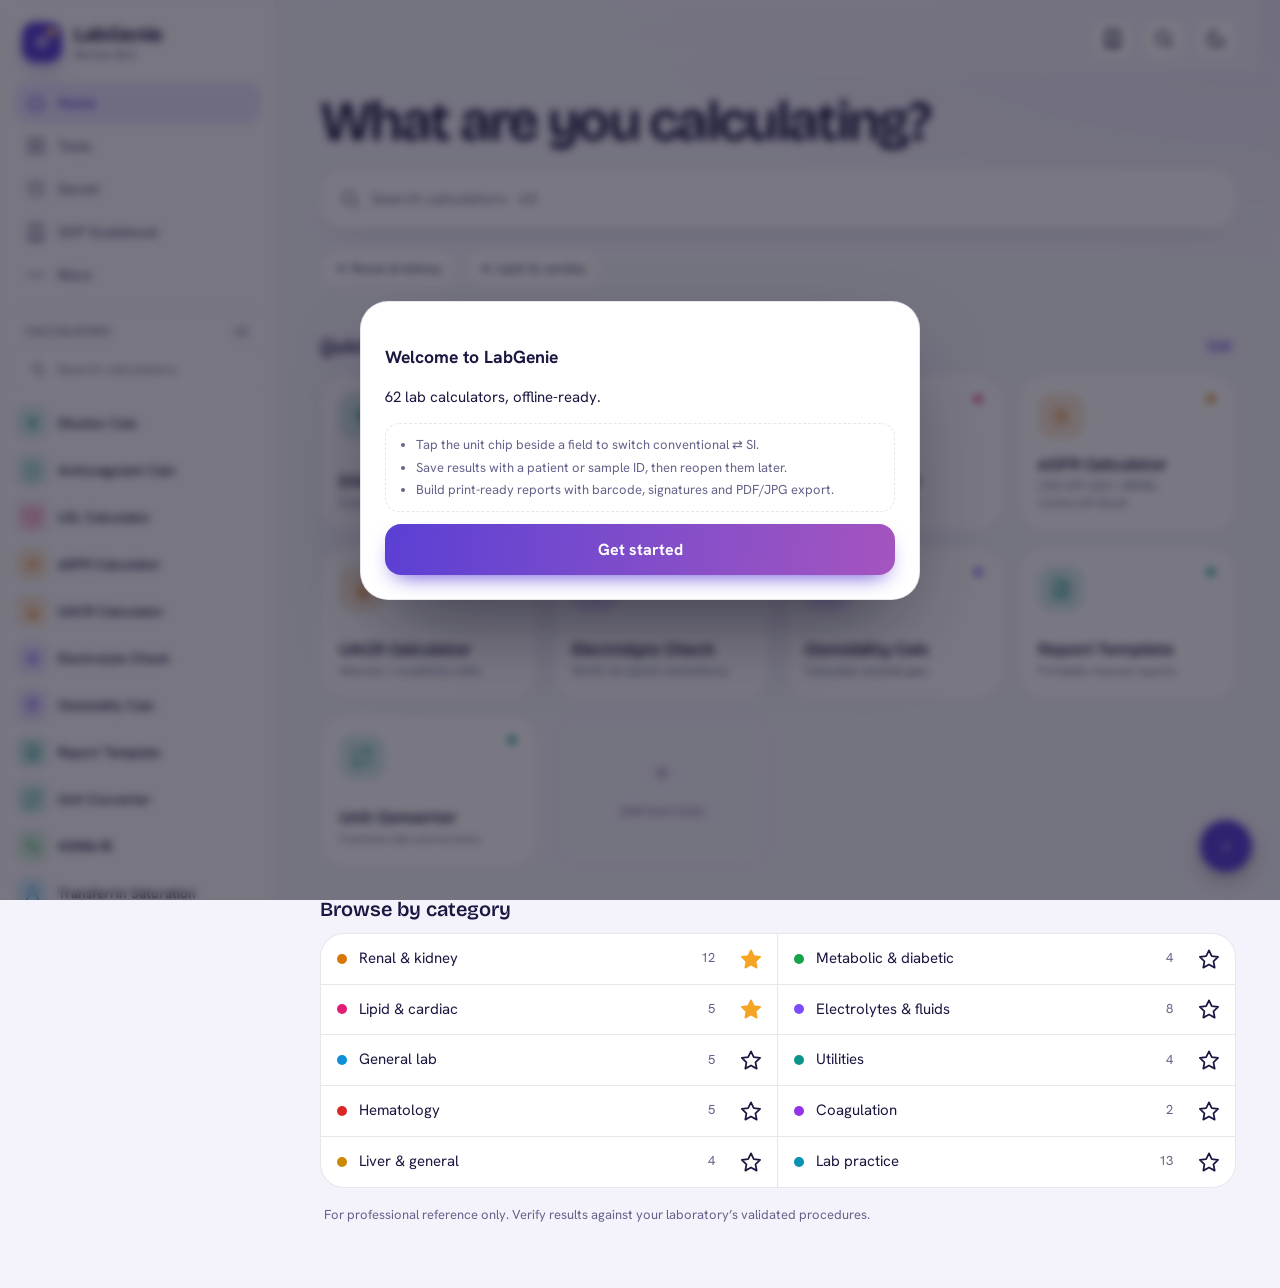
<file: index.html>
<!doctype html>
<html lang="en">
<head>
<meta charset="utf-8">
<meta name="author" content="Md Arman Hossen, Medical Technologist (Laboratory)">
<meta name="viewport" content="width=device-width,initial-scale=1,viewport-fit=cover">
<link rel="manifest" href="manifest.json">
<meta name="theme-color" id="tc" content="#f4f3fb">
<meta name="apple-mobile-web-app-capable" content="yes">
<meta name="apple-mobile-web-app-status-bar-style" content="black-translucent">
<link rel="apple-touch-icon" href="icons/icon-192.png">
<title>LabGenie</title>
<link rel="preconnect" href="https://fonts.googleapis.com"><link rel="preconnect" href="https://fonts.gstatic.com" crossorigin>
<link href="https://fonts.googleapis.com/css2?family=Allura&family=Anek+Bangla:wght@400..700&family=Bricolage+Grotesque:opsz,wght@12..96,500..700&family=Dancing+Script&family=Great+Vibes&family=Hanken+Grotesk:wght@400;500;600;700&family=Hind+Siliguri:wght@400;500;600;700&family=Homemade+Apple&family=Mrs+Saint+Delafield&display=swap" rel="stylesheet">
<script>window.LG_SWV='26.0';try{var t=JSON.parse(localStorage.getItem('lg.th')||'"auto"');document.documentElement.dataset.e=t=='dark'||(t=='auto'&&matchMedia('(prefers-color-scheme:dark)').matches)?'dark':'light'}catch(e){}</script>
<style>
:root{--bg:#f4f3fb;--sf:#fff;--ink:#1a1740;--mut:#64638a;--ln:rgba(26,23,64,.1);--pr:#5b3fd4;--pt:#e9e4ff;--ro:#17143a;--ok:#2fc46b;--warn:#f5a524;--bad:#f0506e;--info:#4aa8ff;--f1:'Bricolage Grotesque',system-ui,sans-serif;--f2:'Hanken Grotesk',system-ui,-apple-system,sans-serif}
:root[data-e=dark]{--bg:#0e0d20;--sf:#181633;--ink:#ecebfa;--mut:#9d9bc4;--ln:rgba(255,255,255,.1);--pt:#2b2668;--ro:#0a0918;--pr:#8f78ff}
:root[data-e=dark] .ro{box-shadow:0 18px 38px -18px color-mix(in srgb,var(--st) 55%,transparent),inset 0 1px 0 rgba(255,255,255,.08)}
*{box-sizing:border-box;-webkit-tap-highlight-color:transparent}
body{margin:0;background:var(--bg);color:var(--ink);font:400 15px/1.45 var(--f2);-webkit-font-smoothing:antialiased}
body.pro{font-size:13.8px}body.pro .card{min-height:112px;padding:11px}body.pro .fc{padding:12px;gap:10px}
#app{max-width:760px;margin:auto;min-height:100dvh;padding-bottom:calc(104px + env(safe-area-inset-bottom))}
@media(min-width:900px){#shell{max-width:1160px;margin:auto;display:grid;grid-template-columns:320px 1fr;gap:0;align-items:start}#side{position:sticky;top:0;height:100dvh;overflow-y:auto;border-right:1px solid var(--ln);padding:10px 0 90px}#app{max-width:760px;width:100%}}
#side:empty{display:none}
button,input,select,textarea{font:inherit;color:inherit}button{cursor:pointer;border:0;background:none}
svg{width:22px;height:22px;fill:none;stroke:currentColor;stroke-width:1.9;stroke-linecap:round;stroke-linejoin:round;flex:none}
:focus-visible{outline:2.5px solid var(--pr);outline-offset:2px}
.bar{position:sticky;top:0;z-index:10;display:flex;align-items:center;gap:12px;padding:calc(env(safe-area-inset-top) + 10px) 16px 10px;background:color-mix(in srgb,var(--bg) 85%,transparent);backdrop-filter:blur(14px);-webkit-backdrop-filter:blur(14px)}
.bar h1{margin:0;font:600 19px var(--f1);letter-spacing:-.01em;flex:1;min-width:0;white-space:nowrap;overflow:hidden;text-overflow:ellipsis}
.logo{width:36px;height:36px;border-radius:11px;background:var(--pr);display:grid;place-items:center;position:relative;color:#fff}
.logo:after{content:"";position:absolute;top:5px;right:5px;width:8px;height:8px;border-radius:50%;background:#ffb454;border:1.5px solid var(--bg)}
.ib{width:40px;height:40px;border-radius:14px;background:var(--sf);border:1px solid var(--ln);display:grid;place-items:center}
.ib.on{color:#f5a524}.ib.on svg{fill:currentColor}
.hero{padding:10px 16px 6px}.hero h2{margin:0 0 14px;font:600 32px/1.04 var(--f1);letter-spacing:-.025em;max-width:11em}
.sb{width:100%;display:flex;align-items:center;gap:10px;padding:15px 16px;border-radius:20px;background:var(--sf);border:1px solid var(--ln);color:var(--mut);text-align:left;font-size:16px}
.sh{display:flex;align-items:center;justify-content:space-between;padding:22px 16px 10px}
.sh h3{margin:0;font:600 18px var(--f1)}.sh button{color:var(--pr);font-weight:600;font-size:14px;padding:6px 4px}
.grid{display:grid;grid-template-columns:repeat(2,1fr);gap:12px;padding:0 16px}
@media(min-width:600px){.grid{grid-template-columns:repeat(3,1fr)}}
.card{position:relative;display:flex;flex-direction:column;justify-content:space-between;gap:16px;min-height:140px;padding:14px;border-radius:24px;background:var(--sf);border:1px solid var(--ln);color:inherit;text-decoration:none;transition:transform .15s}
.card:active{transform:scale(.97)}
.lastc{margin:10px 16px 0;min-height:auto;flex-direction:row;align-items:center;justify-content:flex-start}
.ti{width:46px;height:46px;border-radius:15px;display:grid;place-items:center;background:color-mix(in srgb,var(--c) 16%,var(--sf));color:var(--c);flex:none}
.card b,.row b{display:block;font:600 16px/1.15 var(--f1);letter-spacing:-.005em}
small{display:block;color:var(--mut);font-size:12.5px;line-height:1.35;margin-top:3px}
.card .tag{position:absolute;top:16px;right:16px;width:8px;height:8px;border-radius:50%;background:var(--c)}
.card.ed{animation:wig .35s ease-in-out infinite alternate}.card .mn{display:none;position:absolute;top:8px;right:8px;width:26px;height:26px;border-radius:50%;background:var(--bad);color:#fff;place-items:center;font-weight:700}
.card.ed .mn{display:grid}.card.ed .tag{display:none}
@keyframes wig{from{transform:rotate(-.7deg)}to{transform:rotate(.7deg)}}
.add{border-style:dashed;background:transparent;align-items:center;justify-content:center;text-align:center;color:var(--mut)}
.chips{display:flex;gap:8px;overflow-x:auto;padding:4px 16px 12px;scrollbar-width:none;scroll-snap-type:x proximity}.chips::-webkit-scrollbar{display:none}
.chip{scroll-snap-align:start;white-space:nowrap;padding:9px 14px;border-radius:99px;background:var(--sf);border:1px solid var(--ln);font-weight:600;font-size:13.5px;color:var(--mut)}
.chip.on{background:var(--ink);color:var(--bg);border-color:var(--ink)}
.cats{margin:0 16px;background:var(--sf);border:1px solid var(--ln);border-radius:24px;overflow:hidden}
.cats .cr{display:flex;align-items:center;border-top:1px solid var(--ln)}.cats .cr:first-child{border-top:0}
.cats .cr>button:first-child{display:flex;align-items:center;gap:12px;flex:1;padding:14px 16px;text-align:left}
.cats .cr .ib{border:0;background:none;margin-right:6px}
.dot{width:10px;height:10px;border-radius:50%;background:var(--c)}.cats span{margin-left:auto;color:var(--mut);font-size:13px}
.lst{margin:0 16px;display:flex;flex-direction:column;gap:8px}
.row{display:flex;align-items:center;gap:12px;padding:12px;border-radius:20px;background:var(--sf);border:1px solid var(--ln);color:inherit;text-decoration:none}
.row.cur{border-color:var(--pr);background:var(--pt)}
.row>div:nth-child(2){flex:1;min-width:0}.row .ti{width:42px;height:42px;border-radius:13px}
.row .ib{width:36px;height:36px;border-radius:12px;border:0;background:none;color:var(--mut)}.row .ib.on{color:#f5a524}
.srch{margin:6px 16px 10px;display:flex;align-items:center;gap:10px;padding:0 14px;border-radius:18px;background:var(--sf);border:1.5px solid var(--ln)}
.srch:focus-within{border-color:var(--pr)}.srch input{flex:1;border:0;background:none;padding:14px 0;font-size:16px;outline:0;min-width:0}
.empty{padding:36px 24px;text-align:center;color:var(--mut)}
.tb{position:fixed;left:50%;bottom:calc(12px + env(safe-area-inset-bottom));transform:translateX(-50%);width:min(420px,calc(100% - 24px));height:66px;display:grid;grid-template-columns:repeat(4,1fr);padding:6px;border-radius:33px;background:color-mix(in srgb,var(--sf) 90%,transparent);backdrop-filter:blur(18px);-webkit-backdrop-filter:blur(18px);border:1px solid var(--ln);box-shadow:0 12px 34px rgba(26,23,64,.18);z-index:20}
.tb a{display:flex;flex-direction:column;align-items:center;justify-content:center;gap:1px;font-size:11px;font-weight:600;color:var(--mut);text-decoration:none;border-radius:26px}
.tb a.on{color:var(--pr);background:var(--pt)}body.kb .tb{display:none}
.ro{--st:var(--pr);position:relative;overflow:hidden;margin:12px 16px 0;padding:22px 18px 18px;border-radius:28px;color:var(--ink);border:1px solid color-mix(in srgb,var(--st) 32%,var(--ln));background:radial-gradient(130% 90% at 100% 0,color-mix(in srgb,var(--st) 22%,transparent),transparent 62%),radial-gradient(90% 70% at 0 100%,color-mix(in srgb,var(--info) 13%,transparent),transparent 65%),linear-gradient(165deg,var(--sf),var(--pt));box-shadow:0 18px 38px -18px color-mix(in srgb,var(--st) 62%,transparent),inset 0 1px 0 rgba(255,255,255,.55);transition:border-color .3s,box-shadow .3s}
.ro:before{content:"";position:absolute;inset:0 0 auto;height:5px;background:linear-gradient(90deg,var(--st),color-mix(in srgb,var(--st) 35%,#ff7ad9))}
.ro .l{display:flex;align-items:center;justify-content:space-between;gap:8px;color:var(--mut);font-size:13.5px;font-weight:600}
.big{font:600 54px/1 var(--f1);letter-spacing:-.035em;margin:12px 0 2px;font-variant-numeric:tabular-nums;word-break:break-all;background:linear-gradient(100deg,var(--ink) 25%,var(--st) 115%);-webkit-background-clip:text;background-clip:text;color:transparent}
.big small{display:inline;font:500 15px var(--f2);letter-spacing:0;color:var(--mut);margin-left:6px}
.big.e{background:none;color:color-mix(in srgb,var(--mut) 55%,transparent)}.err{color:var(--bad);font-weight:700;margin:12px 0 2px}
.pill{display:inline-block;padding:3px 10px;border-radius:99px;font-size:12px;font-weight:700;white-space:nowrap}
.p-g{color:color-mix(in srgb,var(--ok) 55%,var(--ink));background:color-mix(in srgb,var(--ok) 20%,transparent)}.p-y{color:color-mix(in srgb,var(--warn) 50%,var(--ink));background:color-mix(in srgb,var(--warn) 22%,transparent)}.p-r{color:color-mix(in srgb,var(--bad) 70%,var(--ink));background:color-mix(in srgb,var(--bad) 18%,transparent)}.p-b{color:color-mix(in srgb,var(--info) 55%,var(--ink));background:color-mix(in srgb,var(--info) 20%,transparent)}
.gw{position:relative;margin:16px 0 6px}.g{display:flex;height:9px;border-radius:5px;overflow:hidden}.g i{display:block;height:100%;opacity:.85;cursor:pointer}
.t-g{background:var(--ok)}.t-y{background:var(--warn)}.t-r{background:var(--bad)}.t-b{background:var(--info)}
.gw b{position:absolute;top:-4px;width:5px;height:17px;margin-left:-2.5px;border-radius:3px;background:var(--ink);box-shadow:0 0 0 2.5px var(--sf);transition:left .25s}
.gs{display:flex;justify-content:space-between;font-size:11.5px;color:var(--mut)}
.sg{display:grid;grid-template-columns:1fr 1fr;gap:8px;margin-top:14px}.sg>div{padding:10px 12px;border-radius:16px;background:color-mix(in srgb,var(--sf) 75%,transparent);border:1px solid var(--ln)}
.sg em{display:block;font-style:normal;font-size:11.5px;color:var(--mut)}.sg strong{font:600 19px var(--f1);font-variant-numeric:tabular-nums}.sg small{display:inline;color:var(--mut);margin-left:3px}.sg .pill{margin-top:4px;display:table}
.ac{display:flex;gap:8px;margin-top:14px}.ac button{flex:1;display:flex;align-items:center;justify-content:center;gap:6px;padding:11px 4px;border-radius:14px;background:color-mix(in srgb,var(--sf) 80%,transparent);border:1px solid var(--ln);color:var(--pr);font-size:13px;font-weight:700}.ac button:disabled{opacity:.35}.ac svg{width:17px;height:17px}
.fc.o{margin-top:6px}.fh h4{margin:0;font:600 17px var(--f1)}.fh p{margin:3px 0 0;color:var(--mut);font-size:13px}
.ub{display:flex;gap:8px;flex-wrap:wrap}.ub button,.pg button{flex:1;padding:11px 8px;border-radius:12px;border:1.5px solid var(--ln);background:var(--bg);font-weight:600;font-size:14px;color:var(--ink);transition:background .15s,color .15s,border-color .15s}
.ub .on,.pg .on{background:var(--pr);border-color:var(--pr);color:#fff}
.pg{display:grid;grid-template-columns:repeat(auto-fill,minmax(64px,1fr));gap:8px}.pg button{padding:9px 4px;font-size:13px}
.fd.ar{display:flex;gap:10px}.calc{flex:1;display:flex;align-items:center;justify-content:center;gap:8px;padding:14px;border-radius:16px;background:linear-gradient(100deg,var(--pr),color-mix(in srgb,var(--pr) 55%,#ff6ea6));color:#fff;font-weight:700;font-size:16px;box-shadow:0 10px 22px -10px var(--pr)}.calc:active{transform:scale(.98)}
.fd.ar .btn{display:grid;place-items:center;padding:0 16px}.fd.ar .btn svg{width:19px;height:19px}
.p2{display:grid;grid-template-columns:repeat(auto-fit,minmax(150px,1fr));gap:12px;margin-top:14px}
.pv{position:relative;padding:13px 14px;border-radius:20px;background:color-mix(in srgb,var(--sf) 78%,transparent);border:1.5px solid var(--ln)}
.pv em{display:block;font-style:normal;font-size:12.5px;font-weight:600;color:var(--mut);line-height:1.25}
.pv strong{display:block;font:600 32px/1.1 var(--f1);letter-spacing:-.02em;margin-top:6px;font-variant-numeric:tabular-nums;word-break:break-all}
.pv strong small{display:inline;font:500 13px var(--f2);letter-spacing:0;color:var(--mut);margin:0 0 0 5px}.pv .pill{margin-top:8px}
.pv.hl{border-color:color-mix(in srgb,var(--pr) 45%,transparent);background:color-mix(in srgb,var(--pr) 10%,var(--sf))}
.pv.rec{border-color:var(--ok);background:color-mix(in srgb,var(--ok) 14%,var(--sf))}
.pv .bd{position:absolute;top:-9px;right:12px;background:var(--ok);color:#fff;font-size:10px;font-weight:800;letter-spacing:.04em;text-transform:uppercase;padding:3px 9px;border-radius:99px}
.mix{height:10px;border-radius:6px;background:color-mix(in srgb,var(--info) 38%,transparent);overflow:hidden;margin:16px 0 6px}.mix i{display:block;height:100%;min-width:5px;background:var(--pr);border-radius:6px}
.bn{margin-top:14px;padding:13px 14px;border-radius:16px;font-weight:700;font-size:15px;line-height:1.35;text-align:center}.bn.sm{text-align:left;font-weight:600;font-size:14px}
.b-g{background:color-mix(in srgb,var(--ok) 18%,transparent);color:color-mix(in srgb,var(--ok) 55%,var(--ink))}.b-y{background:color-mix(in srgb,var(--warn) 22%,transparent);color:color-mix(in srgb,var(--warn) 50%,var(--ink))}.b-r{background:color-mix(in srgb,var(--bad) 17%,transparent);color:color-mix(in srgb,var(--bad) 70%,var(--ink))}.b-b{background:color-mix(in srgb,var(--info) 20%,transparent);color:color-mix(in srgb,var(--info) 55%,var(--ink))}
.nb,.nl{margin:12px 0 0;padding:11px 13px;border-radius:14px;background:color-mix(in srgb,var(--sf) 65%,transparent);border:1px dashed var(--ln);font-size:13px;color:var(--mut);line-height:1.5}.nl{padding-left:30px}.nl li+li{margin-top:3px}.nl b,.nb b{color:var(--ink)}.hx{color:var(--bad);font-weight:800}
.gp{margin-top:12px;padding:12px 14px;border-radius:18px;background:color-mix(in srgb,var(--sf) 78%,transparent);border:1px solid var(--ln)}.gp h5{margin:0 0 4px;font:600 13.5px var(--f1);color:var(--mut)}
.rw{display:flex;justify-content:space-between;align-items:center;gap:8px;padding:8px 0;border-top:1px solid var(--ln);font-size:14px}.gp h5+.rw{border-top:0}.rw>span{font-weight:600}.rw>div{display:flex;align-items:center;flex-wrap:wrap;justify-content:flex-end}.rw b{font:600 19px var(--f1);font-variant-numeric:tabular-nums}.rw i{font-style:normal;color:var(--mut);font-size:12px;margin:0 8px 0 4px}.gp p{margin:6px 0 0;color:var(--mut);font-size:12.5px;line-height:1.4}
.stg{margin-top:12px;display:grid;gap:3px}.stg div{display:grid;grid-template-columns:62px 62px 1fr;gap:8px;padding:7px 10px;border-radius:12px;font-size:12.5px;color:var(--mut)}.stg b{color:var(--ink)}.stg .on{background:color-mix(in srgb,var(--st) 20%,transparent);color:var(--ink);font-weight:700}
.sl{display:none;margin-bottom:12px;padding:7px 12px;border-radius:99px;background:color-mix(in srgb,var(--warn) 22%,transparent);color:color-mix(in srgb,var(--warn) 50%,var(--ink));font-size:12.5px;font-weight:700;text-align:center}
#rw.stale .sl{display:block}#rw.stale .ro>*:not(.sl){opacity:.38}#rw.stale .ac{pointer-events:none}
.cvm{display:flex;align-items:center;justify-content:center;gap:12px;flex-wrap:wrap}.cvc{flex:1;min-width:200px;display:flex;flex-direction:column;gap:8px}.cvc .in input{font-size:20px;font-weight:700;padding:16px 14px}
.swapb{width:46px;height:46px;border-radius:50%;background:var(--pt);color:var(--pr);display:grid;place-items:center;flex:none;transition:transform .25s}.swapb:active{transform:rotate(180deg)}
@media(max-width:600px){.cvm{flex-direction:column}.cvc{width:100%;min-width:0}.swapb svg{transform:rotate(90deg)}}
.fm{margin:12px 16px 0;padding:11px 14px;border-radius:16px;background:var(--pt);color:var(--pr);font-size:13.5px;font-weight:600;overflow-x:auto;white-space:nowrap}
.fc{margin:12px 16px;padding:16px;border-radius:24px;background:var(--sf);border:1px solid var(--ln);display:grid;grid-template-columns:repeat(2,minmax(0,1fr));gap:14px}
.fd{grid-column:span 2;min-width:0}.fd.h{grid-column:span 1}.fd[hidden]{display:none}
.fd label{display:block;margin-bottom:6px;font-size:13px;font-weight:600;color:var(--mut)}
.lb{display:flex;align-items:center;justify-content:space-between;gap:6px;margin-bottom:6px}.lb label{margin:0}
.ut{padding:3px 9px;border-radius:99px;background:var(--pt);color:var(--pr);font-size:11.5px;font-weight:700}
.in,select,textarea{display:flex;align-items:center;width:100%;background:var(--bg);border:1.5px solid transparent;border-radius:14px}
textarea{padding:12px;min-height:86px;resize:vertical}
.in:focus-within,select:focus,textarea:focus{border-color:var(--pr);outline:0}
.in input{flex:1;min-width:0;border:0;background:none;outline:0;padding:13px 14px;font-size:17px;font-weight:500}
.in span{padding-right:12px;color:var(--mut);font-size:12.5px;white-space:nowrap}
select{padding:13px 12px;font-size:16px;appearance:none;-webkit-appearance:none;background-image:linear-gradient(45deg,transparent 50%,var(--mut) 50%),linear-gradient(135deg,var(--mut) 50%,transparent 50%);background-position:calc(100% - 20px) 52%,calc(100% - 15px) 52%;background-size:5px 5px;background-repeat:no-repeat}
.nt{margin:0 20px 8px;color:var(--mut);font-size:13px}
.hi{margin:0 16px;padding:14px;border-radius:20px;background:var(--sf);border:1px solid var(--ln);display:flex;gap:10px;align-items:flex-start;margin-bottom:8px}.hi pre{flex:1;margin:0;font:inherit;font-size:13.5px;white-space:pre-wrap}.hi small{margin:0 0 4px}
.seg{display:flex;padding:4px;border-radius:16px;background:var(--bg);gap:4px}.seg button{flex:1;padding:10px;border-radius:12px;font-weight:600;font-size:14px;color:var(--mut)}.seg .on{background:var(--sf);color:var(--ink);box-shadow:0 1px 4px rgba(0,0,0,.12)}
.set{margin:0 16px 12px;padding:16px;border-radius:24px;background:var(--sf);border:1px solid var(--ln)}.set h4{margin:0 0 10px;font:600 15px var(--f1)}.set p{margin:0 0 8px;color:var(--mut);font-size:13.5px}
.btn{padding:11px 14px;border-radius:14px;background:var(--pt);color:var(--pr);font-weight:700;font-size:13.5px}.btn.d{background:color-mix(in srgb,var(--bad) 14%,transparent);color:var(--bad)}
.rr{padding:12px;border-radius:16px;background:var(--bg);display:grid;grid-template-columns:1fr 1fr 1fr 34px;gap:8px;margin-bottom:8px}.rr input{min-width:0;padding:10px;border-radius:10px;border:1.5px solid transparent;background:var(--sf);font-size:15px;outline:0}.rr input:focus{border-color:var(--pr)}.rr .w{grid-column:1/4}
.toast{position:fixed;left:50%;bottom:calc(92px + env(safe-area-inset-bottom));transform:translate(-50%,20px);opacity:0;background:var(--ink);color:var(--bg);padding:11px 18px;border-radius:99px;font-weight:600;font-size:14px;pointer-events:none;transition:.25s;z-index:30;white-space:nowrap;display:flex;align-items:center;gap:10px}.toast.on{opacity:1;transform:translate(-50%,0);pointer-events:auto}
.toast button{color:#ffb454;font-weight:800}
.wn{margin:8px 16px 0;display:grid;gap:6px}.wr{padding:10px 12px;border-radius:14px;background:color-mix(in srgb,var(--warn) 20%,var(--sf));border:1px solid var(--warn);font-size:13px;font-weight:600}.wr.cr{background:color-mix(in srgb,var(--bad) 18%,var(--sf));border-color:var(--bad);color:var(--bad)}
#ov,#lk,#rv{position:fixed;inset:0;background:rgba(12,10,28,.55);backdrop-filter:blur(4px);display:none;place-items:end center;z-index:50}#ov.on,#lk.on{display:grid}
.bs{width:min(520px,100%);max-height:88dvh;overflow-y:auto;background:var(--sf);border-radius:26px 26px 0 0;padding:18px;border:1px solid var(--ln)}
.grab{width:42px;height:5px;border-radius:99px;background:var(--ln);margin:0 auto 12px}
#rv.on{display:flex;flex-direction:column;background:rgba(12,10,28,.85)}
.rvt{display:flex;gap:8px;padding:12px 16px;background:var(--sf);border-bottom:1px solid var(--ln)}
.rvb{flex:1;overflow:auto;padding:16px;display:flex;justify-content:center}
.sw{display:flex;gap:8px}.sw button{width:32px;height:32px;border-radius:50%;border:2px solid transparent}.sw button.on{border-color:var(--ink)}
.ck{display:flex!important;align-items:center;gap:8px;cursor:pointer}
.fab{position:fixed;right:16px;bottom:calc(88px + env(safe-area-inset-bottom));width:46px;height:46px;border-radius:50%;background:var(--pr);color:#fff;display:grid;place-items:center;box-shadow:0 8px 20px rgba(0,0,0,.25);z-index:22}
#mcp{position:fixed;right:16px;bottom:calc(142px + env(safe-area-inset-bottom));width:240px;background:var(--sf);border:1px solid var(--ln);border-radius:20px;padding:12px;box-shadow:0 16px 36px rgba(0,0,0,.28);display:none;z-index:25}#mcp.on{display:block}
#mcd{background:var(--bg);padding:10px;border-radius:12px;text-align:right;font:700 20px var(--f1);margin-bottom:8px;overflow:hidden}
.mk{display:grid;grid-template-columns:repeat(4,1fr);gap:6px}.mk button{padding:10px;border-radius:10px;background:var(--bg);font-weight:700}
.v{animation:vin .22s ease-out}@keyframes vin{from{opacity:0;transform:translateY(10px)}}
#pr{display:none}
.sheet{font:13px/1.5 Arial,sans-serif;color:#000;background:#fff;padding:24px}.sheet h2{margin:0 0 4px;font-size:20px}.sheet table{width:100%;border-collapse:collapse;margin-top:14px}.sheet td,.sheet th{border-bottom:1px solid #bbb;padding:6px 4px;text-align:left}
html[lang=bn]{--f1:'Anek Bangla','Hind Siliguri','Bricolage Grotesque',system-ui,sans-serif;--f2:'Hind Siliguri','Anek Bangla','Hanken Grotesk',system-ui,sans-serif}
html[lang=bn] body{line-height:1.65}
html[lang=bn] #app,html[lang=bn] #app *{letter-spacing:0!important}
html[lang=bn] .hero h2{line-height:1.3;max-width:none}
html[lang=bn] .bar h1,html[lang=bn] .sh h3,html[lang=bn] .card b,html[lang=bn] .row b,html[lang=bn] .set h4,html[lang=bn] .fh h4{line-height:1.45}
html[lang=bn] .tb a{font-size:12.5px}
html[lang=bn] .sh h3{font-size:20px}
html[lang=bn] .lastc small,html[lang=bn] .fd label{font-size:13px}
.wn{transition:opacity .2s}
@page{size:A4;margin:0}
@media print{
html,body{margin:0!important;padding:0!important;background:#fff!important;height:auto!important}
body>*:not(#pr){display:none!important}
#pr{display:block!important}
#pr .rp{width:210mm;min-height:296mm;padding:10mm 13mm;overflow:hidden}
*{-webkit-print-color-adjust:exact;print-color-adjust:exact}}
@media(prefers-reduced-motion:reduce){*{animation:none!important;transition:none!important}}
.rr,.rh{display:grid;grid-template-columns:minmax(0,1.7fr) minmax(0,1fr) minmax(0,.8fr) minmax(0,1.4fr) 34px;gap:6px;align-items:center}
.rr{padding:8px;margin-bottom:6px}.rr input{padding:9px 8px;font-size:14px}.rr .w{grid-column:1/5}.rr input.au{background:color-mix(in srgb,var(--pr) 13%,var(--sf));font-weight:700}
.rh{padding:0 8px 4px;font-size:11.5px;font-weight:700;color:var(--mut)}
@media(max-width:480px){.rr input{font-size:13px;padding:8px 5px}}
.chw{position:relative}.chw .chips{padding-right:54px}.chn{display:none;position:absolute;right:12px;top:0;width:34px;height:34px;border-radius:50%;background:var(--pr);color:#fff;font:700 22px/1 var(--f1);place-items:center;box-shadow:0 4px 12px rgba(0,0,0,.25)}
@media(min-width:900px){.chn{display:grid}}
.rr,.rh{grid-template-columns:22px minmax(0,1.7fr) minmax(0,1fr) minmax(0,.8fr) minmax(0,1.4fr) 34px}
.rr .w{grid-column:2/6}.rr input.ik{width:18px;height:18px;padding:0;accent-color:var(--pr)}.rr.off input:not(.ik){opacity:.45}
.tmc{margin:12px 16px 0;padding:16px;border-radius:24px;background:var(--sf);border:1px solid var(--ln)}
.tmc.tsw{background:linear-gradient(135deg,color-mix(in srgb,var(--pr) 14%,var(--sf)),var(--sf))}.tmc.dn{border-color:var(--ok);background:color-mix(in srgb,var(--ok) 12%,var(--sf))}
.tmh{display:flex;align-items:center;justify-content:space-between;gap:8px}.tmh b{font:600 16px var(--f1)}
.tml{flex:1;min-width:0;border:0;background:none;font:600 16px var(--f1);padding:4px 0;outline:0}
.tmbig{font:600 clamp(40px,11vw,60px)/1.1 var(--f1);font-variant-numeric:tabular-nums;text-align:center;margin:10px 0;letter-spacing:-.02em}
.bar2{height:8px;border-radius:5px;background:var(--pt);overflow:hidden}.bar2 i{display:block;height:100%;background:var(--pr);transition:width .2s linear}
.tmb{display:flex;gap:8px;margin-top:12px}.tmb button{flex:1;padding:12px 6px;border-radius:14px;background:var(--bg);font-weight:700;font-size:14px;border:1px solid var(--ln)}.tmb .calc{color:#dd7c00;border:0}

/* timer & stopwatch: mobile layout */
.tmc{overflow:hidden}
.tmbig{white-space:nowrap;font-size:clamp(30px,10vw,60px)}
.tmb{flex-wrap:wrap}.tmb button{min-width:0;min-height:46px;white-space:nowrap}
.tmhms{display:grid;grid-template-columns:repeat(3,minmax(0,1fr));gap:10px}.tmhms label{display:block}.tmhms input{min-width:0;width:100%;text-align:center}
.tmc .rw{align-items:flex-start}.tmc .rw>span{min-width:0;overflow-wrap:anywhere}.tmc .rw>div{display:block;flex:none;white-space:nowrap}
.tml{text-overflow:ellipsis}
.tmq{flex-wrap:wrap;overflow:visible}.tmq .chip{flex:0 0 auto;min-height:40px}
@media(max-width:480px){
.tmc{margin:10px 12px 0;padding:14px;border-radius:20px}
.tmf{margin:10px 12px;padding:14px;gap:12px}
.tmb button{flex:1 1 calc(50% - 4px)}.tmb .calc{flex:1 1 100%}
.tmh b{font-size:15px}.tmh .ut{flex:none}
.tmbig{margin:8px 0}
.tmc .fd label{font-size:13px}
#tm .sh{padding-left:12px;padding-right:12px}
}
@media(max-width:340px){.tmhms{gap:6px}.tmq .chip{padding:8px 11px}}
.bt{flex:1;min-width:0;display:flex;flex-direction:column;line-height:1.1}.bt h1{flex:none}.swv{font-size:10.5px;font-weight:600;color:var(--mut);letter-spacing:.02em;margin-top:1px}
.sp-bk{color:var(--ink);text-decoration:none}.sp-bk:hover{color:var(--pr)}
.ih{margin:0 0 6px;padding-left:20px;line-height:1.6;font-size:14px}.ih li{margin:4px 0}
</style>
<link rel="stylesheet" href="css/report.css?v=26">
<link rel="stylesheet" href="css/sop.css?v=21">
<link rel="stylesheet" href="css/sop2.css?v=22">
<link rel="stylesheet" href="css/app.css?v=21">
<link rel="stylesheet" href="css/wide.css?v=23">
</head>
<body>
<div id="shell">
  <aside id="side"></aside>
  <div id="app"><header class="bar" id="bar"></header><main id="v"></main></div>
</div>
<nav class="tb" id="tb"></nav>
<button class="fab" data-a="mc" aria-label="Mini calculator">±</button>
<div id="mcp"></div>
<div id="ov"></div>
<div id="rv"></div>
<div id="lk"></div>
<input type="file" id="imf" accept=".json" hidden>
<div class="toast" id="toast"></div>
<div id="pr"></div>

<script>
const $=s=>document.querySelector(s),ST={get(k,d){try{const v=localStorage.getItem('lg.'+k);return v==null?d:JSON.parse(v)}catch(e){return d}},set(k,v){try{localStorage.setItem('lg.'+k,JSON.stringify(v))}catch(e){}}};
const P={home:'<path d="M3 11l9-8 9 8M5 9.5V20h14V9.5"/>',grid:'<rect x="3" y="3" width="7" height="7" rx="2"/><rect x="14" y="3" width="7" height="7" rx="2"/><rect x="3" y="14" width="7" height="7" rx="2"/><rect x="14" y="14" width="7" height="7" rx="2"/>',hist:'<circle cx="12" cy="12" r="9"/><path d="M12 7v5l3 2"/>',more:'<circle cx="5" cy="12" r="1.3"/><circle cx="12" cy="12" r="1.3"/><circle cx="19" cy="12" r="1.3"/>',search:'<circle cx="11" cy="11" r="7"/><path d="m21 21-4.3-4.3"/>',star:'<path d="m12 2.5 3 6.3 6.9.9-5 4.8 1.3 6.9L12 18l-6.2 3.4L7 14.5 2 9.7l6.9-.9z"/>',back:'<path d="m15 18-6-6 6-6"/>',copy:'<rect x="9" y="9" width="12" height="12" rx="2"/><path d="M5 15H4a1 1 0 0 1-1-1V4a1 1 0 0 1 1-1h10a1 1 0 0 1 1 1v1"/>',save:'<path d="M19 21l-7-5-7 5V5a2 2 0 0 1 2-2h10a2 2 0 0 1 2 2z"/>',trash:'<path d="M3 6h18M8 6V4h8v2M6 6l1 14h10l1-14"/>',reset:'<path d="M3 12a9 9 0 1 0 3-6.7L3 8M3 3v5h5"/>',share:'<circle cx="18" cy="5" r="3"/><circle cx="6" cy="12" r="3"/><circle cx="18" cy="19" r="3"/><path d="m8.6 13.5 6.8 4M15.4 6.5l-6.8 4"/>',moon:'<path d="M21 12.8A9 9 0 1 1 11.2 3a7 7 0 0 0 9.8 9.8z"/>',plus:'<path d="M12 5v14M5 12h14"/>',print:'<path d="M6 9V3h12v6M6 18H4v-7h16v7h-2M7 14h10v7H7z"/>',
dil:'<path d="M10 2v7.3M14 9.3V2M12 12.3V21M15 15l-3 3-3-3M4.7 11.3h14.6"/>',drop:'<path d="M12 22a8 8 0 0 0 8-8c0-4.4-8-12-8-12S4 9.6 4 14a8 8 0 0 0 8 8z"/>',heart:'<path d="M19 14c1.5-1.5 3-3.2 3-5.5A5.5 5.5 0 0 0 16.5 3c-1.8 0-3 .5-4.500 2-1.500-1.500-2.700-2-4.500-2A5.500 5.500 0 0 0 2 8.500c0 2.300 1.500 4 3 5.500l7 7z"/>',gear:'<circle cx="12" cy="12" r="3"/><path d="M12 2v3M12 19v3M4.900 4.900 7 7M17 17l2.100 2.100M2 12h3M19 12h3M4.900 19.100 7 17M17 7l2.100-2.100"/>',uri:'<path d="M12 22a7 7 0 0 0 7-7c0-2-1-3-3-3s-3 1-3 3-1 3-3 3-3-1-3-3 1-3 3-3a7 7 0 0 0 7 7z"/><path d="M12 2 7.500 6.500"/>',bolt:'<path d="M13 2 3 14h9l-1 8 10-12h-9z"/>',pin:'<path d="M12 22s-8-4.500-8-11.800A8 8 0 0 1 12 2a8 8 0 0 1 8 8.200c0 7.300-8 11.800-8 11.800z"/><circle cx="12" cy="10" r="3"/>',file:'<path d="M14.500 2H6a2 2 0 0 0-2 2v16a2 2 0 0 0 2 2h12a2 2 0 0 0 2-2V7.500zM14 2v6h6M16 13H8M16 17H8"/>',swap:'<path d="m17 1 4 4-4 4M3 11.600V9a4 4 0 0 1 4-4h14M7 23l-4-4 4-4M21 12.400V15a4 4 0 0 1-4 4H3"/>',flask:'<path d="M9 3h6M10 3v6L4.500 19a2 2 0 0 0 1.800 3h11.400a2 2 0 0 0 1.800-3L14 9V3"/>',act:'<path d="M22 12h-4l-3 9L9 3l-3 9H2"/>'};
const ic=n=>`<svg viewBox="0 0 24 24">${P[n]}</svg>`;
const CAT={renal:['Renal & kidney','#d97706'],metabolic:['Metabolic & diabetic','#16a34a'],lipid:['Lipid & cardiac','#e11d74'],elec:['Electrolytes & fluids','#7c4dff'],gen:['General lab','#0e8fd8'],util:['Utilities','#0d9488']};
const n=(id,l,u,ph,o)=>({id,l,u,ph,...o}),s=(id,l,opts,o)=>({id,l,s:1,opts,...o}),Z=a=>a.map(([max,l,t])=>({max,l,t})),O=(l,v,u,d=1,z,sc,r)=>({l,v,u,d,z:z&&Z(z),sc,r}),W=(a,t)=>(a.n=t,a),I=Infinity;
const LZ=[[100,'Optimal','g'],[130,'Near optimal','g'],[160,'Borderline high','y'],[190,'High','r'],[I,'Very high','r']],GZ=[[15,'G5 · Failure','r'],[30,'G4 · Severe','r'],[45,'G3b · Moderate','y'],[60,'G3a · Mild–mod.','y'],[90,'G2 · Mildly low','g'],[I,'G1 · Normal','g']];
const lh=(a,b)=>[[a,'Low','y'],[b,'Normal','g'],[I,'High','y']];
const TYP={Calcium:'100–300 mg/24 h',Phosphate:'400–1300 mg/24 h','Uric acid':'250–750 mg/24 h',Sodium:'40–220 mmol/24 h',Potassium:'25–125 mmol/24 h',Chloride:'110–250 mmol/24 h'};
const T=[
{id:'dilution-calculator',t:'Dilution Calc',d:'Compute dilution volumes.',g:'util',i:'dil',k:'c1v1 diluent factor ratio',o:{init:1,b:'Calculate',
F:[{t:'p',id:'df',l:'Select Common Dilution (1:X)',o:[2,3,4,5,10,20,50,100,200,500]},{t:'n',id:'df',h:1,l:'Dilution Factor',ph:'e.g., 20',def:'2'},{t:'n',id:'tv',h:1,l:'Final Volume (µL)',ph:'e.g., 1000',def:'1000'}],
go:(v,st)=>{const f=parseFloat(v.df);if(f>=2)st.cd=f;const df=f||st.cd||2;if(df<2)return{err:'Dilution factor must be 2 or greater.'};const tv=v.tv||0,sm=tv/df,dl=tv-sm;
return{st:null,tx:`1:${df} dilution, final volume ${fm(tv,2)} µL\nSample volume (serum/plasma): ${fm(sm,2)} µL\nDiluent volume (normal saline): ${fm(dl,2)} µL`,
html:hd('Dilution 1 : '+df,`<span class="pill p-b">Final ${fm(tv,2)} µL</span>`)+pr2(tl('Sample Volume (Serum/Plasma)',fm(sm,2),'µL',{c:'hl'}),tl('Diluent Volume (Normal Saline)',fm(dl,2),'µL'))+`<div class="mix"><i style="width:${100/df}%"></i></div><div class="gs"><span>Sample · 1 part</span><span>Diluent · ${df-1} part${df-1>1?'s':''}</span></div>`+nl(['All volumes are in microliters (µL).','Minimum dilution factor is 1:2.','Results are rounded to 2 decimal places.','Press <b>Enter</b> in fields to calculate.'])}}}},
{id:'anticoagulant-calculator',t:'Anticoagulant Calc',d:'Adjust blood bag volumes.',g:'util',i:'drop',k:'cpda blood bag donation',o:{init:1,auto:1,
F:[{t:'h',l:'Standard Bag Parameters',s:'Based on a standard 450 ml blood bag containing 63 ml of anticoagulant.'},{t:'n',id:'vol',l:'Target Blood Collection Volume (ml)',ph:'e.g., 300',def:'450'}],
go:v=>{const tv=v.vol||0,rq=tv*(63/450),rm=63-rq;let g,k,sc;
if(tv<=0){g='Please enter a target blood volume to see the guidance.';k='b';sc=null}
else if(rm<-.1){g='Warning: Target volume exceeds the standard 450 ml. The standard anticoagulant amount is insufficient.';k='r';sc='r'}
else if(rm<.1){g='No adjustment needed. The standard anticoagulant volume is correct for this blood volume.';k='g';sc='g'}
else{g=`For a collection of ${tv} ml, first remove ${rm.toFixed(1)} ml of anticoagulant from the bag (Only if the bag contain 63 ml).`;k='y';sc='y'}
const a=Math.max(0,rq),b=Math.max(0,rm);
return{st:sc,tx:`Target blood volume: ${tv} ml\nRequired anticoagulant: ${fm(a,1)} ml\nAnticoagulant to remove: ${fm(b,1)} ml\n${g}`,
html:hd('Results & Guidance')+pr2(tl('Required Anticoagulant for Target Volume',fm(a,1),'ml'),tl('Anticoagulant to REMOVE from Bag',fm(b,1),'ml',{c:b>=.1?'hl':''}))+bn(k+' sm',g)+nl(['The standard ratio is 14 ml of anticoagulant per 100 ml of blood.','This tool calculates how much anticoagulant to remove for partial draws.'])}}}},
{id:'LDL-calculator',t:'LDL Calculator',d:'Calculate LDL levels.',g:'lipid',i:'heart',k:'cholesterol friedewald hdl triglycerides lipid',o:{b:'Calculate LDL',
F:[{t:'h',l:'Lipid Panel Inputs'},{t:'n',id:'tc',l:'Total Cholesterol (mg/dL)',ph:'e.g., 200'},{t:'n',id:'hdl',l:'HDL Cholesterol (mg/dL)',ph:'e.g., 50'},{t:'n',id:'tg',l:'Triglycerides (mg/dL)',ph:'e.g., 150'}],
go:v=>{const{tc,hdl,tg}=v;if(tc==null||hdl==null||tg==null||tc<=0||hdl<=0||tg<=0)return{err:'Please enter valid, positive numbers for all fields.'};if(tc<hdl)return{err:'Total Cholesterol cannot be less than HDL Cholesterol.'};
const nh=tc-hdl,fr=nh-tg/5,al=nh*.75,hi=tg>=400;
return{st:null,tx:`LDL (Friedewald): ${fm(fr,1)} mg/dL\nLDL (Alternative, high TG): ${fm(al,1)} mg/dL\nRecommended: ${hi?'Alternative formula':'Friedewald formula'}`,
html:hd('LDL Cholesterol')+pr2(tl('LDL (Friedewald Formula)',fm(fr,1),'mg/dL',{c:hi?'':'rec',b:hi?'':'Recommended'}),tl('LDL (Alternative Formula for High TG)',fm(al,1),'mg/dL',{c:hi?'rec':'',b:hi?'Recommended':''}))+nb(hi?'Triglycerides are 400 mg/dL or higher, making the Friedewald formula unreliable. The alternative calculation is recommended.':'Triglycerides are below 400 mg/dL, so the Friedewald formula is the recommended method for estimation.')}}}},
{id:'egfr-calculator',t:'eGFR (MDRD)',d:'Estimate kidney function.',g:'renal',i:'gear',k:'gfr mdrd bsa ckd creatinine body surface',o:{b:'Calculate eGFR',
F:[{t:'h',l:'Patient Data'},{t:'n',id:'scr',l:'Serum Creatinine (mg/dL)',ph:'e.g., 1.2'},{t:'n',id:'age',l:'Age (Years)',ph:'e.g., 55'},{t:'b',id:'sx',l:'Sex',o:[['male','Male'],['female','Female']]},{t:'b',id:'rc',l:'Race',o:[['nonblack','Non-Black'],['black','Black']]}],
go:v=>{const{scr,age,sx,rc}=v;if(scr==null||age==null||scr<=0||age<=0)return{err:'Please enter valid, positive numbers for Creatinine and Age.'};
let g=175*Math.pow(scr,-1.154)*Math.pow(age,-.203);if(sx=='female')g*=.742;if(rc=='black')g*=1.212;
const s=g>=90?[0,'CKD Stage 1','g']:g>=60?[1,'CKD Stage 2','g']:g>=45?[2,'CKD Stage 3a','y']:g>=30?[3,'CKD Stage 3b','y']:g>=15?[4,'CKD Stage 4','r']:[5,'CKD Stage 5','r'];
const R=[['Stage 1','≥ 90','Normal or high GFR'],['Stage 2','60 – 89','Mildly decreased GFR'],['Stage 3a','45 – 59','Mild-moderately decreased'],['Stage 3b','30 – 44','Moderate-severely decreased'],['Stage 4','15 – 29','Severely decreased GFR'],['Stage 5','&lt; 15','Kidney failure']];
return{st:s[2],tx:`Estimated GFR (MDRD): ${fm(g,0)} mL/min/1.73 m²\n${s[1]}`,
html:hd('Estimated GFR (MDRD)')+big(fm(g,0),'mL/min/1.73 m²')+gauge({sc:[0,120],z:Z([[15,'Stage 5','r'],[30,'Stage 4','r'],[45,'Stage 3b','y'],[60,'Stage 3a','y'],[90,'Stage 2','g'],[I,'Stage 1','g']]),v:g})+bn(s[2],s[1])+`<div class="stg">${R.map((r,i)=>`<div class="${i==s[0]?'on':''}"><b>${r[0]}</b><span>${r[1]}</span><span>${r[2]}</span></div>`).join('')}</div>`+nb('<b>Note:</b> This calculator uses the original MDRD formula, which includes a race-based variable. Modern guidelines often recommend the CKD-EPI 2021 equation, which omits race.')}}}},
{id:'uacr-calculator',t:'UACR Calculator',d:'Albumin / creatinine ratio.',g:'renal',i:'uri',k:'microalbumin macr albumin creatinine ratio urine',o:{b:'Calculate UACR',
F:[{t:'h',l:'Urine Sample Values'},{t:'n',id:'al',l:'Urine Albumin (mg/L)',ph:'e.g., 15'},{t:'b',id:'u',l:'Select Unit for Urine Creatinine',o:[['mg/dL','mg/dL'],['mmol/L','mmol/L']]},{t:'n',id:'cr',l:v=>`Urine Creatinine (${v.u})`,ph:v=>v.u=='mg/dL'?'e.g., 120':'e.g., 10.6'}],
go:v=>{let{al,cr,u}=v;if(al==null||cr==null)return{err:'Please fill in all required fields.'};if(u=='mmol/L')cr*=113.12/10;const cg=cr/100;if(cg<=0)return{err:'Urine creatinine must be a positive value.'};
const r=al/cg,k=r<30?0:r<=300?1:2,L=['Normal to Mildly Increased','Moderately Increased','Severely Increased'],T=['g','y','r'];
return{st:T[k],tx:`Albumin/Creatinine Ratio (UACR): ${fm(r,2)} mg/g\n${L[k]}`,
html:hd('Albumin/Creatinine Ratio (UACR)')+big(fm(r,2),'mg/g')+gauge({sc:[0,400],z:Z([[30,L[0],'g'],[300,L[1],'y'],[I,L[2],'r']]),v:r})+bn(T[k],L[k])+`<ul class="nl"><li style="list-style:none;margin-left:-16px"><b>KDIGO Categories for Albuminuria</b></li>${[['&lt; 30 mg/g','Normal to Mildly Increased'],['30 - 300 mg/g','Moderately Increased'],['&gt; 300 mg/g','Severely Increased']].map((x,i)=>i==k?`<li><b>${x[0]}: ${x[1]}</b></li>`:`<li>${x[0]}: ${x[1]}</li>`).join('')}</ul>`}}}},
{id:'electrolyte-verification',t:'Electrolyte Check',d:'Verify ion panel consistency.',g:'elec',i:'bolt',k:'tco2 anion gap sodium potassium chloride bicarbonate balance',o:{b:'Verify Electrolytes',
F:[{t:'h',l:'Patient Values'},{t:'n',id:'na',h:1,l:'Na⁺ (mmol/L)'},{t:'n',id:'k',h:1,l:'K⁺ (mmol/L)'},{t:'n',id:'cl',h:1,l:'Cl⁻ (mmol/L)'},{t:'n',id:'hco3',h:1,l:'HCO₃⁻ (Optional)'},{t:'n',id:'co2',l:'Total CO₂ (Optional)'},{t:'n',id:'glucose',h:1,l:'Glucose (Optional) mmol/L'},{t:'n',id:'albumin',h:1,l:'Albumin (Optional) g/dL'}],
go:v=>{const V={};for(const k in v)V[k]=v[k]||null;if(!V.na||!V.k||!V.cl)return{err:'Please enter required values: Na⁺, K⁺, and Cl⁻.'};
let hc=V.hco3,est=false;if(hc==null){hc=V.na-V.cl-12;est=true}
const eco=hc+2,cna=V.glucose?V.na+2.4*((V.glucose-5.5)/5.5):null,ag=V.na-(V.cl+hc),cag=V.albumin?ag+2.5*(4.4-V.albumin):null,nd=V.na-V.cl;
const sz=(x,lo,hi)=>x<lo?{l:'LOW',t:'y'}:x>hi?{l:'HIGH',t:'r'}:{l:'NORMAL',t:'g'},za=sz(cag??ag,8,16),f=x=>fm(x,1);
let calc='';if(est)calc+=rowx('Estimated HCO₃⁻',f(hc),'mmol/L');if(!V.co2)calc+=rowx('Estimated Total CO₂',f(eco),'mmol/L');if(cna!=null)calc+=rowx('Corrected Sodium',f(cna),'mmol/L');
return{st:za.t,tx:`Anion gap: ${f(ag)} mmol/L (${sz(ag,8,16).l})`+(cag!=null?`\nAlbumin-corrected AG: ${f(cag)} mmol/L (${sz(cag,8,16).l})`:'')+`\nNa-Cl differential: ${f(nd)} mmol/L (${sz(nd,32,40).l})`+(est?`\nEstimated HCO3: ${f(hc)} mmol/L`:'')+(cna!=null?`\nCorrected Na: ${f(cna)} mmol/L`:''),
html:hd('Anion Gap (AG)',pill(sz(ag,8,16)))+big(f(ag),'mmol/L')+gauge({sc:[0,32],z:Z([[8,'Low','y'],[16,'Normal','g'],[I,'High','r']]),v:ag})+`<div class="gs" style="margin-top:8px;font-size:12.5px;display:block">Normal Range: 8-16 mmol/L.</div>`+(est?bn('y sm','HCO₃⁻ was not entered, so it is estimated as Na − Cl − 12 and the anion gap will always read 12. Enter a measured HCO₃⁻ for a meaningful anion gap.'):'')
+(cag!=null?grp('Anion Gap Analysis',rowx('Albumin-Corrected AG',f(cag),'mmol/L',sz(cag,8,16)),'Albumin-corrected AG is the recommended value for interpretation. Normal: 8-16 mmol/L.'):'')
+(calc?grp('Calculated Values',calc):'')+grp('Electrolyte Balance Checks',rowx('Sodium-Chloride Differential',f(nd),'mmol/L',sz(nd,32,40)),'A normal Na-Cl difference is typically 32-40 mmol/L.')}}}},
{id:'osmolality-calculator',t:'Osmolality Calc',d:'Calculate osmolal gap.',g:'elec',i:'pin',k:'serum osmolarity gap tonicity',o:{b:'Calculate',
F:[{t:'h',l:'Analyte Values'},{t:'b',id:'u',l:'Select Units for Glucose & Urea',o:[['mmol/L','mmol/L'],['mg/dL','mg/dL']]},{t:'n',id:'na',l:'Sodium (Na⁺)',ph:'mmol/L'},{t:'n',id:'gl',l:v=>`Glucose (${v.u})`,ph:v=>v.u=='mmol/L'?'e.g., 5.5':'e.g., 100'},{t:'n',id:'ur',l:v=>v.u=='mmol/L'?'Urea (mmol/L)':'Blood Urea Nitrogen (BUN) (mg/dL)',ph:v=>v.u=='mmol/L'?'e.g., 5':'e.g., 15'},{t:'n',id:'ms',l:'Measured Osmolality (Optional)',ph:'mOsm/kg'}],
go:v=>{let{na,gl,ur,ms,u}=v;if(na==null||gl==null||ur==null)return{err:'Please fill in all required fields (Na, Glucose, Urea).'};if(u=='mg/dL'){gl/=18;ur/=2.8}
const c=2*na+gl+ur,gap=ms!=null&&ms>0?ms-c:null,hi=gap!=null&&gap>15;
return{st:gap==null?null:hi?'r':'g',tx:`Calculated osmolality: ${fm(c,1)} mOsm/kg`+(gap!=null?`\nOsmolal gap: ${fm(gap,1)} mOsm/kg (${hi?'HIGH':'normal'})`:''),
html:hd('Calculated Osmolality')+big(fm(c,1),'mOsm/kg')+(gap!=null?pr2(tl('Osmolal Gap',fm(gap,1),'mOsm/kg',{p:pill({l:hi?'HIGH':'Normal',t:hi?'r':'g'})})):'')
+nb(gap==null?'A normal osmolal gap is typically &lt; 10-15. Enter a measured osmolality to calculate the gap.':hi?`An osmolal gap of <span class="hx">${fm(gap,1)}</span> is considered HIGH. This suggests the presence of unmeasured, osmotically active substances (e.g., ethanol, methanol, ethylene glycol).`:`An osmolal gap of ${fm(gap,1)} is within the normal range (&lt;15).`)}}}},
{id:'manual-report-template',t:'Report Template',d:'Printable manual reports.',g:'util',i:'file',k:'print patient result sheet',x:'rep'},
{id:'unit-conversion',t:'Unit Converter',d:'Common lab conversions.',g:'util',i:'swap',k:'glucose fluid mmol mg/dl creatinine hba1c convert',x:'cv'},
{id:'homa-ir',t:'HOMA-IR',d:'Insulin resistance index.',g:'metabolic',i:'act',k:'insulin glucose resistance',f:'(Insulin × Glucose mg/dL) ÷ 405',F:[n('ins','Fasting insulin','µIU/mL','8.5'),s('gu','Glucose unit',[['1','mg/dL'],['18','mmol/L']],{h:1}),n('gl','Fasting glucose','','90',{h:1})],
c:v=>{if(v.ins==null||v.gl==null)return;return[O('HOMA-IR',v.ins*v.gl*+v.gu/405,'',2,[[1,'Optimal','g'],[2,'Normal','g'],[3,'Early resistance','y'],[I,'Resistant','r']],[0,5],'< 1.0 optimal, > 2.9 high')]}},
{id:'transferrin-saturation',t:'Transferrin Saturation',d:'Iron status evaluation.',g:'gen',i:'flask',k:'tsat iron tibc',f:'(Serum iron ÷ TIBC) × 100',F:[n('fe','Serum iron','µg/dL','90',{h:1}),n('tb','TIBC','µg/dL','300',{h:1})],
c:v=>{if(v.fe==null||v.tb==null)return;if(v.tb<=0)return{err:'TIBC must be above 0'};return[O('Saturation',v.fe/v.tb*100,'%',1,lh(20,50.01),[0,80],'20–50 %'),O('UIBC',v.tb-v.fe,'µg/dL',0)]}},
{id:'protein-creatinine-ratio',t:'Protein/Creatinine',d:'Proteinuria screening.',g:'renal',i:'uri',k:'pcr urine protein',f:'Urine protein ÷ Urine creatinine',F:[n('p','Urinary protein','mg/dL','10',{h:1}),n('c','Urinary creatinine','mg/dL','100',{h:1})],
c:v=>{if(v.p==null||v.c==null)return;if(v.c<=0)return{err:'Creatinine must be above 0'};const r=v.p/v.c;return[O('PCR',r,'mg/mg',2,[[.2,'Normal','g'],[.5,'Increased','y'],[I,'Severe','r']],[0,1],'< 0.2 mg/mg'),O('Same ratio',r*1000,'mg/g',0)]}},
{id:'creatinine-clearance',t:'Creatinine Clearance',d:'Timed urine clearance.',g:'renal',i:'hist',k:'ccr 24 hour urine',f:'(U.Creat × Volume) ÷ (S.Creat × minutes)',F:[n('uc','Urine creatinine','mg/dL','100',{h:1}),n('sc','Serum creatinine','mg/dL','1.0',{h:1}),n('vo','Urine volume','mL','1500',{h:1}),n('hr','Collection time','hours','',{h:1,def:'24'})],
c:(v,S)=>{if(v.uc==null||v.sc==null||v.vo==null||v.hr==null)return;if(v.sc<=0||v.hr<=0)return{err:'Serum creatinine and time must be above 0'};const r=v.uc*v.vo/(v.sc*v.hr*60);S.ccr=r;return[O('Clearance',r,'mL/min',1,[[30,'Severely low','r'],[60,'Moderately low','y'],[90,'Mildly low','y'],[120.01,'Normal','g'],[I,'High','b']],[0,160],'90–120 mL/min')]}},
{id:'urinary-ca-po4-ua',t:'Urinary Ca / PO₄ / UA',d:'Total excretion per sample.',g:'renal',i:'flask',k:'calcium phosphate uric acid urine',f:'(Result × Volume) ÷ 100',F:[s('an','Analyte',[['Calcium','Calcium'],['Phosphate','Phosphate'],['Uric acid','Uric acid']]),n('m','Machine result','mg/dL','15',{h:1}),n('vo','Urine volume','mL','1500',{h:1})],
c:v=>{if(v.m==null||v.vo==null)return;return W([O(v.an+' in total volume',v.m*v.vo/100,'mg',1,null,null,TYP[v.an])],'Typical adult 24 h range: '+TYP[v.an]+'. Applies to a full 24 h collection.')}},
{id:'urinary-electrolytes',t:'Urinary Electrolytes',d:'Excretion per sample.',g:'elec',i:'bolt',k:'sodium potassium chloride urine excretion',f:'(Result × Volume) ÷ 1000',F:[s('an','Analyte',[['Sodium','Sodium'],['Potassium','Potassium'],['Chloride','Chloride']]),n('m','Machine result','mmol/L','40',{h:1}),n('vo','Urine volume','mL','1500',{h:1})],
c:v=>{if(v.m==null||v.vo==null)return;return W([O(v.an+' in total volume',v.m*v.vo/1000,'mmol',1)],'Typical adult 24 h range: '+TYP[v.an]+'. Applies to a full 24 h collection.')}},
{id:'urine-osmolarity',t:'Urine Osmolarity',d:'Estimate urine concentration.',g:'elec',i:'pin',k:'urine osmolality sodium potassium urea',f:'1.86 × (U.Na + U.K) + U.Urea/6',F:[n('na','Urine Na','mEq/L','80',{h:1}),n('k','Urine K','mEq/L','30',{h:1}),n('ur','Urine urea','mg/dL','300')],
c:v=>{if(v.na==null||v.k==null||v.ur==null)return;return[O('Urine osmolarity',1.86*(v.na+v.k)+v.ur/6,'mOsm/kg',1,lh(500,850.01),[0,1200],'500–850')]}},
{id:'urine-protein-24h',t:'24 h Urine Protein',d:'Daily protein excretion.',g:'renal',i:'uri',k:'total protein urine daily',f:'(Result × Volume) ÷ 100,000',F:[n('m','Machine result','mg/dL','15',{h:1}),n('vo','24 h volume','mL','1800',{h:1})],
c:v=>{if(v.m==null||v.vo==null)return;const g=v.m*v.vo/1e5;return[O('Protein excretion',g,'g/24 h',2,[[.15,'Normal','g'],[3.5,'Proteinuria','y'],[I,'Nephrotic range','r']],[0,5],'< 0.15 g/24 h'),O('Same value',g*1000,'mg/24 h',0)]}},
{id:'urine-albumin-24h',t:'24 h Urine Albumin',d:'Daily albumin excretion.',g:'renal',i:'uri',k:'albumin microalbuminuria',f:'Albumin (mg/L) × Volume (mL) ÷ 1000',F:[n('m','Urine albumin','mg/L','20',{h:1}),n('vo','24 h volume','mL','1500',{h:1})],
c:v=>{if(v.m==null||v.vo==null)return;return[O('Albumin excretion',v.m*v.vo/1000,'mg/24 h',1,[[30,'Normal','g'],[300,'Microalbuminuria','y'],[I,'Macroalbuminuria','r']],[0,400],'< 30 mg/24 h')]}},
{id:'globulin-ag-ratio',t:'Globulin & A:G Ratio',d:'Protein panel assessment.',g:'gen',i:'act',k:'albumin total protein globulin liver',f:'Globulin = TP − Albumin;  A:G = Albumin ÷ Globulin',F:[n('tp','Total protein','g/dL','7.2',{h:1}),n('al','Albumin','g/dL','4.2',{h:1})],
c:v=>{if(v.tp==null||v.al==null)return;const g=v.tp-v.al;if(g<=0)return{err:'Albumin must be lower than total protein'};return[O('A:G ratio',v.al/g,'',2,lh(1.1,2.51),[0,3.5],'1.1–2.5'),O('Globulin',g,'g/dL',2)]}},
{id:'bun-calculator',t:'BUN',d:'Urea to BUN conversion.',g:'renal',i:'gear',k:'blood urea nitrogen',f:'BUN = Urea ÷ 2.14',F:[n('ur','Serum urea','mg/dL','30',{h:1}),n('cr','Creatinine (optional)','mg/dL','1.0',{h:1})],
c:v=>{if(v.ur==null)return;const b=v.ur/2.14,r=[O('BUN',b,'mg/dL',1,lh(7,20.01),[0,60],'7–20 mg/dL'),O('Urea',v.ur*.1665,'mmol/L',2)];if(v.cr>0)r.push(O('BUN : creatinine',b/v.cr,'',1,lh(10,20.01),[0,40],'10–20'));return r}},
{id:'ghb-hba1c',t:'GHb / HbA1c',d:'Glycated haemoglobin.',g:'metabolic',i:'drop',k:'a1c glycated hemoglobin eag',f:'GHb = HbA1c × 1.76',F:[n('a','HbA1c','%','6.5')],
c:v=>{if(v.a==null)return;return[O('GHb',v.a*1.76,'%',2),O('HbA1c status',v.a,'%',1,[[5.7,'Normal','g'],[6.5,'Prediabetes','y'],[I,'Diabetes range','r']],[4,12]),O('Avg glucose (eAG)',28.7*v.a-46.7,'mg/dL',0),O('IFCC',(v.a-2.15)*10.929,'mmol/mol',0)]}},
{id:'psa-ratio',t:'PSA Ratio',d:'Free / total PSA.',g:'gen',i:'act',k:'prostate free total psa',f:'(Free PSA ÷ Total PSA) × 100',F:[n('fp','Free PSA','ng/mL','0.8',{h:1}),n('tp','Total PSA','ng/mL','4.0',{h:1})],
c:v=>{if(v.fp==null||v.tp==null)return;if(v.tp<=0)return{err:'Total PSA must be above 0'};return W([O('Free / total',v.fp/v.tp*100,'%',1,[[10,'Higher risk','r'],[25,'Intermediate','y'],[I,'Lower risk','g']],[0,50],'> 25 % lower risk')],'Most useful when total PSA is 4–10 ng/mL.')}}];
const CONV={
volume:{name:'Volume',baseUnit:'l',units:{'l':{name:'Liters (L)',factor:1},'ml':{name:'Milliliters (mL)',factor:1e-3},'µl':{name:'Microliters (µL)',factor:1e-6},'dl':{name:'Deciliters (dL)',factor:.1}}},
concentration:{name:'Concentration (Molarity)',baseUnit:'m',units:{'m':{name:'Molar (M)',factor:1},'mm':{name:'Millimolar (mM)',factor:1e-3},'µm':{name:'Micromolar (µM)',factor:1e-6},'nm':{name:'Nanomolar (nM)',factor:1e-9}}},
mass:{name:'Mass',baseUnit:'g',units:{'kg':{name:'Kilograms (kg)',factor:1e3},'g':{name:'Grams (g)',factor:1},'mg':{name:'Milligrams (mg)',factor:1e-3},'µg':{name:'Micrograms (µg)',factor:1e-6},'ng':{name:'Nanograms (ng)',factor:1e-9}}},
glucose:{name:'🩸 Glucose (Blood Sugar)',units:{'mgdl':{name:'mg/dL'},'mmoll':{name:'mmol/L'}},convert:(v,f,t)=>f===t?v:f==='mgdl'&&t==='mmoll'?v/18.018:f==='mmoll'&&t==='mgdl'?v*18.018:v},
cholesterol:{name:'💊 Cholesterol (Total/LDL/HDL)',units:{'mgdl':{name:'mg/dL'},'mmoll':{name:'mmol/L'}},convert:(v,f,t)=>f===t?v:f==='mgdl'&&t==='mmoll'?v/38.67:f==='mmoll'&&t==='mgdl'?v*38.67:v},
triglycerides:{name:'🫀 Triglycerides',units:{'mgdl':{name:'mg/dL'},'mmoll':{name:'mmol/L'}},convert:(v,f,t)=>f===t?v:f==='mgdl'&&t==='mmoll'?v/88.57:f==='mmoll'&&t==='mgdl'?v*88.57:v},
creatinine:{name:'🫘 Creatinine (Kidney Function)',units:{'mgdl':{name:'mg/dL'},'µmoll':{name:'µmol/L'}},convert:(v,f,t)=>f===t?v:f==='mgdl'&&t==='µmoll'?v*88.42:f==='µmoll'&&t==='mgdl'?v/88.42:v},
bilirubin:{name:'🟡 Bilirubin (Liver Function)',units:{'mgdl':{name:'mg/dL'},'µmoll':{name:'µmol/L'}},convert:(v,f,t)=>f===t?v:f==='mgdl'&&t==='µmoll'?v*17.1:f==='µmoll'&&t==='mgdl'?v/17.1:v},
calcium:{name:'🦴 Calcium',units:{'mgdl':{name:'mg/dL'},'mmoll':{name:'mmol/L'}},convert:(v,f,t)=>f===t?v:f==='mgdl'&&t==='mmoll'?v/4.008:f==='mmoll'&&t==='mgdl'?v*4.008:v},
hemoglobin:{name:'🩸 Hemoglobin',units:{'gdl':{name:'g/dL'},'gl':{name:'g/L'},'mmoll':{name:'mmol/L'}},convert:(v,f,t)=>{if(f===t)return v;const g=f==='gl'?v/10:f==='mmoll'?v*1.611:v;return t==='gl'?g*10:t==='mmoll'?g/1.611:g}},
urea:{name:'🫘 BUN/Urea (Kidney Function)',units:{'mgdl':{name:'mg/dL (BUN)'},'mmoll':{name:'mmol/L (Urea)'}},convert:(v,f,t)=>f===t?v:f==='mgdl'&&t==='mmoll'?v*.357:f==='mmoll'&&t==='mgdl'?v/.357:v},
iron:{name:'⚙️ Iron (Serum)',units:{'µgdl':{name:'µg/dL'},'µmoll':{name:'µmol/L'}},convert:(v,f,t)=>f===t?v:f==='µgdl'&&t==='µmoll'?v*.1791:f==='µmoll'&&t==='µgdl'?v/.1791:v},
vitaminD:{name:'☀️ Vitamin D',units:{'ngml':{name:'ng/mL'},'nmoll':{name:'nmol/L'}},convert:(v,f,t)=>f===t?v:f==='ngml'&&t==='nmoll'?v*2.496:f==='nmoll'&&t==='ngml'?v/2.496:v},
temperature:{name:'🌡️ Temperature',units:{'c':{name:'Celsius (°C)'},'f':{name:'Fahrenheit (°F)'},'k':{name:'Kelvin (K)'}},convert:(v,f,t)=>{if(f===t)return v;const c=f==='f'?(v-32)*5/9:f==='k'?v-273.15:v;return t==='f'?c*9/5+32:t==='k'?c+273.15:c}}
};
const DEF=['dilution-calculator','anticoagulant-calculator','LDL-calculator','egfr-calculator','uacr-calculator','electrolyte-verification','osmolality-calculator','manual-report-template','unit-conversion'];
const S={pins:ST.get('pins',DEF),hist:ST.get('hist',[]),th:ST.get('th','auto'),dec:ST.get('dec','a'),rec:ST.get('rec',[]),v:{},sh:{},cat:'all',q:'',edit:0,cv:{k:'volume',u1:'l',u2:'ml',a:'',b:''},rp:ST.get('rp',{p:'',pid:'',dt:new Date().toISOString().slice(0,10),rows:[{n:'',r:'',u:'',g:''}]}),nav:0};
const by=id=>T.find(t=>t.id==id||t.id.toLowerCase()==id.toLowerCase());
const fm=(x,d)=>{if(S.dec!='a')d=+S.dec;return x.toLocaleString('en-US',{minimumFractionDigits:d,maximumFractionDigits:d})};
const toast=(m,u)=>{const e=$('#toast');S.undo=u||null;e.innerHTML=esc(m)+(u?' <button data-a="undo">Undo</button>':'');e.classList.add('on');clearTimeout(toast.t);toast.t=setTimeout(()=>e.classList.remove('on'),u?4000:1900)};
const esc=x=>String(x??'').replace(/[&<>"]/g,c=>({'&':'&amp;','<':'&lt;','>':'&gt;','"':'&quot;'}[c]));
const mq=matchMedia('(prefers-color-scheme:dark)');
function theme(){const e=S.th=='auto'?(mq.matches?'dark':'light'):S.th;document.documentElement.dataset.e=e;$('#tc').content=e=='dark'?'#0e0d20':'#f4f3fb'}mq.addEventListener('change',theme);
const num=x=>{const f=parseFloat(String(x).replace(',','.'));return isNaN(f)?null:f};
function init(t){if(!S.v[t.id]){const o={};(t.F||[]).forEach(f=>o[f.id]=f.s?f.opts[0][0]:(f.def||''));S.v[t.id]=o}return S.v[t.id]}
const V=t=>{const st=init(t),v={};t.F.forEach(f=>{const raw=f.s?st[f.id]:num(st[f.id]);v[f.id]=window.cu?window.cu(t,f,raw):raw});return v};
const vis=(f,t)=>{if(!f.w)return 1;const[k,a]=f.w.split('=');return a.split(',').includes(S.v[t.id][k])};
const stat=o=>o.z&&o.z.find(z=>o.v<z.max);
const pill=z=>z?`<span class="pill p-${z.t}">${z.l}</span>`:'';
function gauge(o){const[a,b]=o.sc;let p=a,h='';o.z.forEach(z=>{const e=Math.min(Math.max(z.max,a),b);if(e>p){h+=`<i class="t-${z.t}" data-tip="${esc(z.l+': '+p+'–'+(z.max==I?'∞':z.max))}" style="width:${(e-p)/(b-a)*100}%"></i>`;p=e}});const x=Math.min(1,Math.max(0,(o.v-a)/(b-a)))*100;return`<div class="gw"><div class="g">${h}</div><b style="left:${x}%"></b></div><div class="gs"><span>${a}</span><span>${b}</span></div>`}
const line=o=>{const z=stat(o);return`${o.l}: ${fm(o.v,o.d)}${o.u?' '+o.u:''}${z?' ('+z.l+')':''}`};
function card(t){const c=CAT[t.g];return`<a class="card${S.edit?' ed':''}" href="#${t.id}" data-id="${t.id}" style="--c:${c[1]}"><span class="tag"></span><span class="mn">−</span><div class="ti">${ic(t.i)}</div><div><b>${t.t}</b><small>${t.d}</small></div></a>`}
function row(t){const c=CAT[t.g],on=S.pins.includes(t.id);return`<a class="row" href="#${t.id}" style="--c:${c[1]}"><div class="ti">${ic(t.i)}</div><div><b>${t.t}</b><small>${c[0]} · ${t.d}</small></div><button class="ib${on?' on':''}" data-a="pin" data-id="${t.id}" aria-label="${on?'Unpin':'Pin to home'}">${ic('star')}</button></a>`}
function field(t,f){const st=S.v[t.id],id='i-'+f.id;return`<div class="fd${f.h?' h':''}" ${vis(f,t)?'':'hidden'}><label for="${id}">${f.l}</label>${f.s?`<select id="${id}" data-i="${f.id}">${f.opts.map(([v,l])=>`<option value="${v}"${st[f.id]==v?' selected':''}>${l}</option>`).join('')}</select>`:`<div class="in"><input id="${id}" data-i="${f.id}" inputmode="decimal" autocomplete="off" enterkeyhint="done" placeholder="${f.ph||''}" value="${esc(st[f.id])}">${f.u?`<span>${f.u}</span>`:''}</div>`}</div>`}
function ro(t){const r=t.c(V(t),S.sh);S.out=r&&!r.err?r:null;const act=`<div class="ac"><button data-a="copy" ${S.out?'':'disabled'}>${ic('copy')}Copy</button><button data-a="save" ${S.out?'':'disabled'}>${ic('save')}Save</button>${navigator.share?`<button data-a="share" ${S.out?'':'disabled'}>${ic('share')}Share</button>`:''}<button data-a="reset">${ic('reset')}Reset</button></div>`;
if(!r)return`<div class="l">Result</div><div class="big e">—</div><div class="gs" style="font-size:13px">Enter the values below</div>${act}`;
if(r.err)return`<div class="l">Check your inputs</div><div class="err">${r.err}</div>${act}`;
const p=r[0],z=stat(p);return`<div class="l"><span>${p.l}</span>${pill(z)}</div><div class="big">${fm(p.v,p.d)}<small>${p.u}</small></div>${p.z?gauge(p):''}${p.r?`<div class="gs" style="font-size:12.5px;margin-top:8px">Reference: ${p.r}</div>`:''}${r.length>1?`<div class="sg">${r.slice(1).map(o=>`<div><em>${o.l}</em><strong>${fm(o.v,o.d)}</strong><small>${o.u}</small>${pill(stat(o))}</div>`).join('')}</div>`:''}${r.n?`<div class="gs" style="font-size:12.5px;margin-top:12px;display:block;line-height:1.4">${r.n}</div>`:''}${act}`}
const ZM={g:'ok',y:'warn',r:'bad',b:'info'},stc=()=>{const o=S.out&&S.out[0],z=o&&stat(o);return z?`var(--${ZM[z.t]})`:'var(--pr)'};
const upd=()=>{const t=S.cur;if(t&&t.F){const h=ro(t),e=$('#ro');if(e){e.innerHTML=h;e.style.setProperty('--st',stc())}}};
function tool0(t){const c=CAT[t.g];S.cur=t;if(t.x=='rep')return rep();if(t.x=='cv')return conv();if(t.x=='tm')return tmv();if(t.o)return otool(t);init(t);const h=ro(t);
return`<div style="--c:${c[1]}"><section class="ro" id="ro" style="--st:${stc()}">${h}</section><div class="fm">${t.f}</div><div class="fc" id="fc">${t.F.map(f=>field(t,f)).join('')}<div class="fd ar"><button class="calc" data-a="calc2">Calculate</button></div></div></div>`}
const OS={},tl=(l,v,u,x={})=>`<div class="pv${x.c?' '+x.c:''}">${x.b?`<span class="bd">${x.b}</span>`:''}<em>${l}</em><strong>${v}<small>${u}</small></strong>${x.p||''}</div>`,
pr2=(...a)=>`<div class="p2">${a.join('')}</div>`,bn=(t,x)=>`<div class="bn b-${t}">${x}</div>`,nl=a=>`<ul class="nl">${a.map(x=>`<li>${x}</li>`).join('')}</ul>`,nb=x=>`<div class="nb">${x}</div>`,
hd=(l,p)=>`<div class="l"><span>${l}</span>${p||''}</div>`,big=(v,u)=>`<div class="big">${v}<small>${u}</small></div>`,
rowx=(l,v,u,z)=>`<div class="rw"><span>${l}</span><div><b>${v}</b><i>${u}</i>${pill(z)}</div></div>`,grp=(h,r,n)=>`<div class="gp"><h5>${h}</h5>${r}${n?`<p>${n}</p>`:''}</div>`;
function ost(t){if(!OS[t.id]){const v={};t.o.F.forEach(f=>{if(f.t=='b')v[f.id]=f.o[0][0];else if(f.t=='n'||f.t=='a')v[f.id]=f.def||''});const st={v,r:null};OS[t.id]=st;if(t.o.init)st.r=t.o.go(ov(t),st)}return OS[t.id]}
const ov=t=>{const st=ost(t),v={};t.o.F.forEach(f=>{if(f.t=='p'||f.t=='h')return;const raw=f.t=='n'?num(st.v[f.id]):st.v[f.id];v[f.id]=window.cu&&f.t=='n'?window.cu(t,f,raw):raw});return v};
const ofields=t=>{const st=ost(t);return t.o.F.map(f=>ofield(t,f,st)).join('')+(t.o.auto?'':`<div class="fd ar"><button class="calc" data-a="calc">${t.o.b}</button><button class="btn" data-a="reset" aria-label="Reset">${ic('reset')}</button></div>`)};
function opanel(t){const r=ost(t).r,ok=r&&!r.err;let h,c='var(--pr)';
if(!r)h=`<div class="l">Result</div><div class="big e">—</div><div class="gs" style="font-size:13px">Fill in the values above, then tap ${t.o.b}</div>`;
else if(r.err){h=`<div class="l">Check your inputs</div><div class="err">${r.err}</div>`;c='var(--bad)'}
else{h=r.html;if(r.st)c=`var(--${ZM[r.st]})`}
return`<section class="ro" style="--st:${c}"><div class="sl">Inputs changed — tap ${t.o.b} to refresh</div>${h}<div class="ac"><button data-a="copy" ${ok?'':'disabled'}>${ic('copy')}Copy</button><button data-a="save" ${ok?'':'disabled'}>${ic('save')}Save</button>${navigator.share?`<button data-a="share" ${ok?'':'disabled'}>${ic('share')}Share</button>`:''}</div></section>`}
function otool(t){const c=CAT[t.g],st=ost(t);S.out=null;S.otx=st.r&&!st.r.err?st.r.tx:null;
return`<div style="--c:${c[1]}"><section class="fc o" id="of">${ofields(t)}</section><div id="rw">${opanel(t)}</div></div>`}
function ocalc(sc){const t=S.cur,st=ost(t);st.r=t.o.go(ov(t),st);S.otx=st.r&&!st.r.err?st.r.tx:null;const w=$('#rw');w.innerHTML=opanel(t);w.classList.remove('stale');if(sc&&w.scrollIntoView)w.scrollIntoView({behavior:matchMedia('(prefers-reduced-motion:reduce)').matches?'auto':'smooth',block:'nearest'})}
function ostale(){const w=$('#rw');if(w&&ost(S.cur).r)w.classList.add('stale')}
const flag=(r,g)=>{const x=num(r),m=String(g).match(/([\d.]+)\s*[-–]\s*([\d.]+)/),l=String(g).match(/<\s*([\d.]+)/),h=String(g).match(/>\s*([\d.]+)/);if(x==null)return'';if(m)return x<+m[1]?'L':x>+m[2]?'H':'';if(l)return x>=+l[1]?'H':'';if(h)return x<=+h[1]?'L':'';return''};
function rtext(){const r=S.rp;return`LABORATORY REPORT\nPatient: ${r.p}  ID: ${r.pid}  Date: ${r.dt}\n`+r.rows.filter(x=>x.n&&!x.off).map(x=>x.h?`\n${x.n.toUpperCase()}`:`${x.n}: ${x.r} ${x.u} ${flag(x.r,x.g)} (ref ${String(x.g).replace(/\s*\|\s*/g,'; ')})`).join('\n')}
function bar(tab,t){$('#bar').innerHTML=t?`<button class="ib" data-a="back" aria-label="Back">${ic('back')}</button><h1>${t.t}</h1><button class="ib${S.pins.includes(t.id)?' on':''}" data-a="pin" data-id="${t.id}" aria-label="Pin to home">${ic('star')}</button>`:`<div class="logo"><svg viewBox="0 0 24 24" style="width:20px;height:20px;stroke-width:2.6"><path d="M12 5v14M5 12h14"/></svg></div><div class="bt"><h1>LabGenie</h1><small class="swv">Version ${window.LG_SWV||''}</small></div><button class="ib" data-a="srch" aria-label="Search">${ic('search')}</button><button class="ib" data-a="tgl" aria-label="Toggle theme">${ic('moon')}</button>`}
const re=()=>{const y=scrollY,v=$('#v'),h=window.hid?hid():(location.hash.slice(1)||'home');v.innerHTML=((window.VW&&VW[h])||home)();scrollTo(0,y)};
addEventListener('hashchange',()=>{S.nav++;render()});
let DP=null;
/* Install: Chrome/Edge/Android give a deferred prompt (must be shown from a tap); iOS Safari has no API, so we show the Add-to-Home-Screen steps. A one-time sheet offers this on the first visit. */
const STANDALONE=()=>matchMedia('(display-mode: standalone)').matches||navigator.standalone===true,IOS=/iphone|ipad|ipod/i.test(navigator.userAgent)||(navigator.platform==='MacIntel'&&navigator.maxTouchPoints>1);
const instHelp=()=>IOS?'<ol class="ih"><li>Tap the <b>Share</b> button <span aria-hidden="true">⬆︎</span> in Safari’s toolbar.</li><li>Scroll and choose <b>Add to Home Screen</b>.</li><li>Tap <b>Add</b> — LabGenie opens full-screen and works offline.</li></ol>':/android/i.test(navigator.userAgent)?'<ol class="ih"><li>Open the browser menu <b>⋮</b>.</li><li>Tap <b>Install app</b> or <b>Add to Home screen</b>.</li><li>Confirm <b>Install</b>.</li></ol>':'<ol class="ih"><li>Click the <b>install icon</b> at the right of the address bar (Chrome / Edge),</li><li>or open the browser menu → <b>Install LabGenie</b> / <b>Apps → Install this site as an app</b>.</li></ol>';
const instSheet=first=>{try{localStorage.setItem('lg.instAsk','1')}catch(e){}LGI.sheet(`<h3>📲 Install LabGenie</h3><p class="nt" style="margin:0 0 10px">Add LabGenie to your home screen for one-tap access, full-screen use and offline calculators &amp; guidebook.</p>${DP?'':instHelp()}<div class="ac">${first?'<button data-a="no">Not now</button>':''}${DP?'<button data-a="inst" style="color:var(--pr)">Install</button>':'<button data-a="no">Got it</button>'}</div>`)};
const firstAsk=()=>{try{if(localStorage.getItem('lg.instAsk')||STANDALONE())return}catch(e){return}if($('#ov')&&$('#ov').className==='on')return;instSheet(1)};
addEventListener('beforeinstallprompt',e=>{e.preventDefault();DP=e;re();setTimeout(firstAsk,2500)});
addEventListener('appinstalled',()=>{DP=null;try{localStorage.setItem('lg.instAsk','1')}catch(e){}re()});
addEventListener('load',()=>setTimeout(()=>{if(!DP&&(IOS||!('onbeforeinstallprompt' in window)))firstAsk()},5000));
document.addEventListener('click',e=>{
const cd=e.target.closest('a.card[data-id]');if(S.edit&&cd){e.preventDefault();S.pins=S.pins.filter(x=>x!=cd.dataset.id);ST.set('pins',S.pins);return re()}
const b=e.target.closest('[data-a]');if(!b)return;const a=b.dataset.a,d=b.dataset;if(b.closest('a'))e.preventDefault();
const A={back:()=>S.nav?history.back():(location.hash='home'),
srch:()=>{location.hash='tools';setTimeout(()=>{const q=$('#q');q&&q.focus()},60)},
tgl:()=>{S.th=document.documentElement.dataset.e=='dark'?'light':'dark';ST.set('th',S.th);theme()},
edit:()=>{S.edit=!S.edit;re()},
inst:async()=>{if(!DP){instSheet(0);return}LGI.closeS();DP.prompt();const c=await DP.userChoice;DP=null;re();if(c&&c.outcome==='accepted')toast('LabGenie installed')},
cat:()=>{S.cat=d.k;if(location.hash!='#tools')location.hash='tools';else re()},
pin:()=>{const i=S.pins.indexOf(d.id);i<0?S.pins.push(d.id):S.pins.splice(i,1);ST.set('pins',S.pins);toast(i<0?'Pinned to Home':'Removed from Home');if(S.cur)bar('tool',S.cur);else re()},
copy:()=>cp(sumry()),
share:()=>navigator.share({title:S.cur.t,text:sumry()}).catch(()=>{}),
reset:()=>{const t=S.cur,old=t.o?{...ost(t).v}:{...S.v[t.id]};delete S.v[t.id];if(t.o)delete OS[t.id];$('#v').innerHTML=tool(t);toast('Cleared',()=>{if(t.o){OS[t.id]={v:old,r:null};OS[t.id].r=t.o.go(ov(t),OS[t.id])}else S.v[t.id]=old;$('#v').innerHTML=tool(t)})},
ob:()=>{const t=S.cur,st=ost(t);st.v[d.f]=d.v;$('#of').innerHTML=ofields(t);t.o.auto?ocalc():ostale()},op:()=>A.ob(),calc:()=>ocalc(1),
hcopy:()=>cp(S.hist[d.i].tx),
th:()=>{S.th=d.v;ST.set('th',S.th);theme();re()},dec:()=>{S.dec=d.v;ST.set('dec',S.dec);re()},
swp:()=>{[S.cv.u1,S.cv.u2]=[S.cv.u2,S.cv.u1];cvgo('a');$('#v').innerHTML=conv()},
rcopy:()=>cp(rtext())};A[a]&&A[a]()});
const sv=()=>ST.set('rp',S.rp);
function sumry(){return S.cur.t+'\n'+(S.cur.o?S.otx:S.out.map(line).join('\n'))}
function cp(x){const f=()=>{const t=document.createElement('textarea');t.value=x;document.body.appendChild(t);t.select();try{document.execCommand('copy')}catch(e){}t.remove()};(navigator.clipboard?navigator.clipboard.writeText(x).catch(f):f());toast('Copied')}
document.addEventListener('input',e=>{const el=e.target;
if(el.id=='q'){S.q=el.value;$('#list').innerHTML=list()}
else if(el.dataset.cv){S.cv[el.dataset.cv]=el.value;cvgo(el.dataset.cv)}
else if(el.dataset.o!=null&&S.cur&&S.cur.o){ost(S.cur).v[el.dataset.o]=el.value;S.cur.o.auto?ocalc():ostale()}
else if(el.dataset.p){S.rp[el.dataset.p]=el.value;sv()}
else if(el.dataset.r){const x=S.rp.rows[el.dataset.i];x[el.dataset.r]=el.value;if(el.dataset.r=='r'&&x.a)x.man=el.value.trim()?1:0;rauto();sv()}
else if(el.dataset.i&&S.cur){S.v[S.cur.id][el.dataset.i]=el.value;upd()}});
document.addEventListener('change',e=>{const el=e.target;if(el.id=='cs'){const us=Object.keys(CONV[el.value].units);S.cv={k:el.value,u1:us[0],u2:us[Math.min(1,us.length-1)],a:'',b:''};$('#v').innerHTML=conv()}
else if(el.id=='cu1'){S.cv.u1=el.value;cvgo('a')}else if(el.id=='cu2'){S.cv.u2=el.value;cvgo('b')}
else if(el.dataset.i&&S.cur&&el.tagName=='SELECT'){S.v[S.cur.id][el.dataset.i]=el.value;$('#fc').innerHTML=S.cur.F.map(f=>field(S.cur,f)).join('')+'<div class="fd ar"><button class="calc" data-a="calc2">Calculate</button></div>';upd()}});
document.addEventListener('focusin',e=>{if(/INPUT|SELECT/.test(e.target.tagName)&&S.cur)document.body.classList.add('kb')});
document.addEventListener('focusout',()=>setTimeout(()=>{if(!/INPUT|SELECT/.test(document.activeElement.tagName))document.body.classList.remove('kb')},120));

/* ==================== CLAUDE'S V2.0 UPGRADE MODULE ==================== */
(()=>{'use strict';
const VER='2.0',VERF='Nov 2026';
const K={bun:2.14,ureaMmol:.1665,bunMmol:.357,glu:18.016,cr:88.4,chol:38.67,tg:88.57,ca:4.008,bili:17.1};
const SRC={renal:'KDIGO 2024 CKD guideline · CKD-EPI 2021 (Inker et al., NEJM)',metabolic:'ADA Standards of Care · Matthews et al. 1985 (HOMA)',lipid:'NCEP ATP III · Sampson et al. 2020',elec:'Standard clinical chemistry references (Tietz)',gen:'Tietz Textbook of Clinical Chemistry',heme:'Dacie & Lewis Practical Haematology · ICSH',coag:'ISTH / CLSI H47 guidance',liver:'AASLD / EASL fibrosis guidance',prac:'CLSI · Westgard QC rules',util:'Standard laboratory practice'};
const DISC={short:'For professional reference only.',std:'For professional reference only. Verify results against your laboratory’s validated procedures.',strict:'Not a medical device. Verify against validated laboratory methods; results must be interpreted by qualified personnel and never used as the sole basis for clinical decisions.'};
const LG={en:{home:'Home',tools:'Tools',saved:'Saved',more:'More',search:'Search calculators',settings:'Settings',last:'Last used',what:'What are you calculating?',quick:'Quick access',recent:'Recently used',browse:'Browse by category'},
ar:{home:'الرئيسية',tools:'الأدوات',saved:'المحفوظات',more:'المزيد',search:'بحث في الحاسبات',settings:'الإعدادات',last:'آخر استخدام',what:'ماذا تريد أن تحسب؟',quick:'وصول سريع',recent:'المستخدمة مؤخرًا',browse:'التصفح حسب الفئة'},
ur:{home:'ہوم',tools:'ٹولز',saved:'محفوظ',more:'مزید',search:'کیلکولیٹر تلاش کریں',settings:'ترتیبات',last:'آخری استعمال',what:'آپ کیا حساب کرنا چاہتے ہیں؟',quick:'فوری رسائی',recent:'حال ہی میں',browse:'زمرے کے لحاظ سے'},
fr:{home:'Accueil',tools:'Outils',saved:'Enregistrés',more:'Plus',search:'Rechercher un calcul',settings:'Paramètres',last:'Dernier utilisé',what:'Que voulez-vous calculer ?',quick:'Accès rapide',recent:'Récents',browse:'Parcourir par catégorie'},
es:{home:'Inicio',tools:'Herramientas',saved:'Guardados',more:'Más',search:'Buscar calculadoras',settings:'Ajustes',last:'Último usado',what:'¿Qué quieres calcular?',quick:'Acceso rápido',recent:'Recientes',browse:'Explorar por categoría'}};
const tr=k=>(LG[S.lang]||LG.en)[k]||LG.en[k];
delete LG.ar;
Object.assign(LG.en,{appearance:'Appearance',numbers:'Numbers & units',language:'Language',labp:'Lab profile',privacy:'Privacy & safety',data:'Data',tools2:'Tools',install:'Install on your phone',about:'About',langnote:'Menus and headings are translated; calculator names stay in English.'});
LG.bn={home:'হোম',tools:'টুলস',saved:'সংরক্ষিত',more:'আরও',search:'ক্যালকুলেটর খুঁজুন',settings:'সেটিংস',last:'সর্বশেষ ব্যবহৃত',what:'আপনি কী হিসাব করতে চান?',quick:'দ্রুত অ্যাক্সেস',recent:'সম্প্রতি ব্যবহৃত',browse:'বিভাগ অনুযায়ী দেখুন',appearance:'চেহারা',numbers:'সংখ্যা ও একক',language:'ভাষা',labp:'ল্যাব প্রোফাইল',privacy:'গোপনীয়তা ও নিরাপত্তা',data:'ডেটা',tools2:'টুলস',install:'ফোনে ইনস্টল করুন',about:'পরিচিতি',langnote:'মেনু ও শিরোনাম বাংলায় দেখানো হবে; ক্যালকুলেটরের নাম ইংরেজিতে থাকবে।'};
Object.assign(S,{us:ST.get('us',{}),usys:ST.get('usys','conv'),lang:ST.get('lang','en'),pro:ST.get('pro',0),big:ST.get('big',0),fs:ST.get('fs',100),ac:ST.get('ac',''),disc:ST.get('disc','std'),lab:ST.get('lab',{n:'',a:'',t:''}),priv:ST.get('priv',0),audit:ST.get('audit',0),aud:ST.get('aud',[]),pin:ST.get('pin',''),fcat:ST.get('fcat',['renal','lipid']),cvf:ST.get('cvf',[]),tpl:ST.get('tpl',[]),pts:ST.get('pts',[]),seen:ST.get('seen',''),lastbk:ST.get('lastbk',0),rs:ST.get('rs',[]),bt:'',q2:'',hq:'',log:[],cvd:ST.get('cvd','a')});
S.rp=Object.assign({age:'',sx:'',ph:'',rb:'',sp:'Serum',cd:'',rd:'',dept:'Biochemistry',hg:0,sl:0,sr:0,sln:'',sld:'',slq:'',slh:'',srn:'',srd:'',srq:'',srh:'',lno:'',bed:'',pst:'',deliv:'',ttl:'',mn:'',cm:'',pby:'',rst:'Completed',acm:1,cmMan:0,mgs:0,pw:'',nbc:0,slm:'f',srm:'f',slf:'Mrs Saint Delafield',srf:'Great Vibes',slt:'',srt:''},S.rp);
S.rps=ST.get('rps',[]);S.rpi=-1;
const set=(k,v)=>{S[k]=v;ST.set(k,v)};
addEventListener('error',e=>S.log.unshift(new Date().toLocaleTimeString()+' '+e.message));addEventListener('unhandledrejection',e=>S.log.unshift('Promise: '+(e.reason&&e.reason.message||e.reason)));
Object.assign(CAT,{heme:['Hematology','#dc2626'],coag:['Coagulation','#9333ea'],liver:['Liver & general','#ca8a04'],prac:['Lab practice','#0891b2']});
const FX={ckd:(c,a,sx)=>{const f=sx=='female',k=f?.7:.9,al=f?-.241:-.302;return 142*Math.pow(Math.min(c/k,1),al)*Math.pow(Math.max(c/k,1),-1.2)*Math.pow(.9938,a)*(f?1.012:1)},
mdrd:(c,a,sx,rc)=>175*Math.pow(c,-1.154)*Math.pow(a,-.203)*(sx=='female'?.742:1)*(rc=='black'?1.212:1),
cg:(c,a,sx,w)=>(140-a)*w/(72*c)*(sx=='female'?.85:1),
samp:(tc,h,tg)=>{const nh=tc-h;return tc/.948-h/.971-(tg/8.56+tg*nh/2140-tg*tg/16100)-9.44},
mean:a=>a.reduce((x,y)=>x+y,0)/a.length,sd:a=>{const m=FX.mean(a);return Math.sqrt(a.reduce((q,x)=>q+(x-m)*(x-m),0)/(a.length-1))},
bsa:(h,w)=>Math.sqrt(h*w/3600),pct:(a,p)=>{const q=[...a].sort((x,y)=>x-y),i=(q.length-1)*p,l=Math.floor(i);return q[l]+(q[Math.min(l+1,q.length-1)]-q[l])*(i-l)}};
const LS=x=>(String(x||'').match(/-?\d+(?:[.,]\d+)?/g)||[]).map(y=>+y.replace(',','.'));
const usi=(t,f)=>{const k=t.id+'.'+f.id;return k in S.us?!!S.us[k]:S.usys=='si'};
const ulab=(t,f)=>f.sw?(usi(t,f)?f.sw[1]:f.sw[0]):(f.u||'');
const ubtn=(t,f)=>f.sw?`<button type="button" class="ut" data-a="ut" data-f="${f.id}" aria-label="Switch unit, now ${ulab(t,f)}">${ulab(t,f)} ⇄</button>`:'';
window.cu=(t,f,x)=>x!=null&&f.sw&&usi(t,f)?x/f.sw[2]:x;
const vis2=(f,v)=>{const[k,a]=f.w.split('=');return a.split(',').includes(v[k])};
const SC=['mg/dL','µmol/L',K.cr],GL=['mg/dL','mmol/L',1/K.glu],CH=['mg/dL','mmol/L',1/K.chol],TGs=['mg/dL','mmol/L',1/K.tg],UR=['mg/dL','mmol/L',K.ureaMmol];
let t=by('LDL-calculator');t.o.F=[{t:'h',l:'Lipid Panel Inputs'},{t:'n',id:'tc',l:'Total Cholesterol',ph:'e.g., 200',sw:CH,r:[50,600]},{t:'n',id:'hdl',l:'HDL Cholesterol',ph:'e.g., 50',sw:CH,r:[5,150]},{t:'n',id:'tg',l:'Triglycerides',ph:'e.g., 150',sw:TGs,r:[20,3000]}];
t=by('egfr-calculator');t.t='eGFR Calculator';t.d='CKD-EPI 2021, MDRD, Cockcroft-Gault.';t.k+=' ckd-epi cockcroft gault race-free';
t.o.F=[{t:'h',l:'Patient Data'},{t:'b',id:'eq',l:'Equation',o:[['ckd','CKD-EPI 2021'],['mdrd','MDRD'],['cg','Cockcroft-Gault']]},{t:'n',id:'scr',l:'Serum Creatinine',ph:'e.g., 1.2',sw:SC,r:[.2,15]},{t:'n',id:'age',l:'Age (Years)',ph:'e.g., 55',r:[1,110]},{t:'b',id:'sx',l:'Sex',o:[['male','Male'],['female','Female']]},{t:'b',id:'rc',l:'Race (MDRD only)',w:'eq=mdrd',o:[['nonblack','Non-Black'],['black','Black']]},{t:'n',id:'ht',h:1,l:'Height (optional, cm)',ph:'170',r:[40,230]},{t:'n',id:'wt',h:1,l:'Weight (optional, kg)',ph:'70',r:[2,300]}];
t.o.go=v=>{const{scr,age,sx,eq,rc,ht,wt}=v;if(scr==null||age==null||scr<=0||age<=0)return{err:'Please enter valid, positive numbers for Creatinine and Age.'};
let g,nm,u='mL/min/1.73 m²';if(eq=='ckd'){g=FX.ckd(scr,age,sx);nm='CKD-EPI 2021'}else if(eq=='mdrd'){g=FX.mdrd(scr,age,sx,rc);nm='MDRD'}else{if(!wt||wt<=0)return{err:'Cockcroft-Gault needs body weight (kg).'};g=FX.cg(scr,age,sx,wt);nm='Cockcroft-Gault';u='mL/min'}
const s=g>=90?[0,'CKD Stage 1','g']:g>=60?[1,'CKD Stage 2','g']:g>=45?[2,'CKD Stage 3a','y']:g>=30?[3,'CKD Stage 3b','y']:g>=15?[4,'CKD Stage 4','r']:[5,'CKD Stage 5','r'];
const R=[['Stage 1','≥ 90','Normal or high GFR'],['Stage 2','60 – 89','Mildly decreased GFR'],['Stage 3a','45 – 59','Mild-moderately decreased'],['Stage 3b','30 – 44','Moderate-severely decreased'],['Stage 4','15 – 29','Severely decreased GFR'],['Stage 5','&lt; 15','Kidney failure']];
const bs=ht>0&&wt>0?FX.bsa(ht,wt):null,di=bs&&eq!='cg'?g*bs/1.73:null;
return{st:s[2],pv:g,tx:`Estimated GFR (${nm}): ${fm(g,0)} ${u}\n${s[1]}`+(di!=null?`\nDe-indexed: ${fm(di,0)} mL/min (BSA ${fm(bs,2)} m²)`:''),
html:hd('Estimated GFR ('+nm+')')+big(fm(g,0),u)+gauge({sc:[0,120],z:Z([[15,'Stage 5','r'],[30,'Stage 4','r'],[45,'Stage 3b','y'],[60,'Stage 3a','y'],[90,'Stage 2','g'],[I,'Stage 1','g']]),v:g})+bn(s[2],s[1])+(di!=null?pr2(tl('De-indexed eGFR',fm(di,0),'mL/min'),tl('BSA (Mosteller)',fm(bs,2),'m²')):'')+`<div class="stg">${R.map((r,i)=>`<div class="${i==s[0]?'on':''}"><b>${r[0]}</b><span>${r[1]}</span><span>${r[2]}</span></div>`).join('')}</div>`+nb(eq=='mdrd'?'<b>Note:</b> MDRD includes a race coefficient. CKD-EPI 2021 (race-free) is the current KDIGO-preferred equation.':eq=='cg'?'<b>Note:</b> Cockcroft-Gault estimates creatinine clearance (mL/min), commonly used for drug dosing.':'<b>Note:</b> CKD-EPI 2021 is race-free and recommended by KDIGO/NKF-ASN.')}};
t=by('anticoagulant-calculator');t.o.F=[{t:'h',l:'Bag Parameters',s:'Editable defaults: 450 ml bag with 63 ml anticoagulant.'},{t:'n',id:'bag',h:1,l:'Bag size (ml)',def:'450',r:[50,1000]},{t:'n',id:'ac',h:1,l:'Anticoagulant in bag (ml)',def:'63',r:[1,200]},{t:'n',id:'vol',l:'Target Blood Collection Volume (ml)',ph:'e.g., 300',def:'450'}];
t.o.go=v=>{const bag=v.bag||450,ac=v.ac||63,tv=v.vol||0,rq=tv*(ac/bag),rm=ac-rq;let g,k,sc;
if(tv<=0){g='Please enter a target blood volume to see the guidance.';k='b';sc=null}else if(rm<-.1){g=`Warning: Target volume exceeds the ${bag} ml bag size. The anticoagulant amount is insufficient.`;k='r';sc='r'}else if(rm<.1){g='No adjustment needed. The anticoagulant volume is correct for this blood volume.';k='g';sc='g'}else{g=`For a collection of ${tv} ml, first remove ${rm.toFixed(1)} ml of anticoagulant from the bag (only if the bag contains ${ac} ml).`;k='y';sc='y'}
const a=Math.max(0,rq),b=Math.max(0,rm);return{st:sc,tx:`Bag ${bag} ml / ${ac} ml anticoagulant\nTarget blood volume: ${tv} ml\nRequired anticoagulant: ${fm(a,1)} ml\nAnticoagulant to remove: ${fm(b,1)} ml\n${g}`,html:hd('Results & Guidance')+pr2(tl('Required Anticoagulant for Target Volume',fm(a,1),'ml'),tl('Anticoagulant to REMOVE from Bag',fm(b,1),'ml',{c:b>=.1?'hl':''}))+bn(k+' sm',g)+nl([`Ratio used: ${fm(ac/bag*100,1)} ml anticoagulant per 100 ml (${ac} ÷ ${bag}).`,'Edit bag size and anticoagulant volume above if your bag differs.'])}};
t=by('osmolality-calculator');t.o.F=[{t:'h',l:'Analyte Values'},{t:'b',id:'u',l:'Units for Glucose & Urea/BUN',o:[['mmol/L','mmol/L'],['mg/dL','mg/dL']]},{t:'b',id:'ut',l:'Nitrogen input',o:[['urea','Urea'],['bun','BUN']]},{t:'n',id:'na',l:'Sodium (Na⁺) mmol/L',ph:'e.g., 140',r:[90,190]},{t:'n',id:'gl',l:v=>`Glucose (${v.u})`,ph:v=>v.u=='mmol/L'?'e.g., 5.5':'e.g., 100',r:[1,1500]},{t:'n',id:'ur',l:v=>`${v.ut=='bun'?'BUN':'Urea'} (${v.u})`,ph:v=>v.u=='mmol/L'?'e.g., 5':'e.g., 15',r:[.5,500]},{t:'n',id:'ms',l:'Measured Osmolality (Optional)',ph:'mOsm/kg'}];
t.o.go=v=>{let{na,gl,ur,ms,u,ut}=v;if(na==null||gl==null||ur==null)return{err:'Please fill in all required fields (Na, Glucose, Urea/BUN).'};
if(u=='mg/dL'){gl/=18;ur=ut=='bun'?ur/2.8:ur*K.ureaMmol}const c=2*na+gl+ur,gap=ms!=null&&ms>0?ms-c:null,hi=gap!=null&&gap>15;
return{st:gap==null?null:hi?'r':'g',pv:c,tx:`Calculated osmolality: ${fm(c,1)} mOsm/kg`+(gap!=null?`\nOsmolal gap: ${fm(gap,1)} mOsm/kg (${hi?'HIGH':'normal'})`:''),html:hd('Calculated Osmolality')+big(fm(c,1),'mOsm/kg')+(gap!=null?pr2(tl('Osmolal Gap',fm(gap,1),'mOsm/kg',{p:pill({l:hi?'HIGH':'Normal',t:hi?'r':'g'})})):'')+nb(gap==null?'A normal osmolal gap is typically &lt; 10-15. Enter a measured osmolality to calculate the gap.':hi?`An osmolal gap of <span class="hx">${fm(gap,1)}</span> is HIGH, suggesting unmeasured osmotically active substances (e.g., ethanol, methanol, ethylene glycol).`:`An osmolal gap of ${fm(gap,1)} is within the normal range (&lt;15).`)}};
t=by('bun-calculator');t.t='BUN / Urea';t.d='Urea ↔ BUN with SI units.';t.f='BUN = Urea ÷ 2.14 (mg/dL); urea mmol/L = BUN × 0.357';
t.F=[s('md','Enter as',[['u','Urea'],['b','BUN']]),n('ur','Serum urea','','30',{sw:UR,w:'md=u',r:[5,400]}),n('bn','Serum BUN','','14',{sw:['mg/dL','mmol/L',K.bunMmol],w:'md=b',r:[2,200]}),n('cr','Creatinine (optional)','','1.0',{sw:SC,r:[.2,15]})];
t.c=v=>{const b=v.md=='b'?v.bn:v.ur!=null?v.ur/K.bun:null;if(b==null)return;const r=[O('BUN',b,'mg/dL',1,lh(7,20.01),[0,60],'7–20 mg/dL'),O('Urea',b*K.bun,'mg/dL',1),O('Urea (SI)',b*K.bunMmol,'mmol/L',2)];if(v.cr>0)r.push(O('BUN : creatinine',b/v.cr,'',1,lh(10,20.01),[0,40],'10–20'));return r};
t=by('homa-ir');t.F=[n('ins','Fasting insulin','µIU/mL','8.5',{r:[1,300]}),n('gl','Fasting glucose','','90',{sw:GL,r:[40,600]})];
t.c=v=>{if(v.ins==null||v.gl==null)return;return[O('HOMA-IR',v.ins*v.gl/405,'',2,[[1,'Optimal','g'],[2,'Normal','g'],[3,'Early resistance','y'],[I,'Resistant','r']],[0,5],'< 1.0 optimal, > 2.9 high')]};
t=by('ghb-hba1c');t.d='HbA1c ↔ average glucose (eAG) in mg/dL and mmol/L.';t.k+=' adag average glucose mmol mg/dl estimated ifcc';
t.f='eAG (mg/dL) = 28.7 × HbA1c − 46.7\neAG (mmol/L) = 1.59 × HbA1c − 2.59\nHbA1c = (eAG mg/dL + 46.7) ÷ 28.7;  GHb = HbA1c × 1.76';
t.F=[s('md','Calculate from',[['a','HbA1c (%)'],['g','Average glucose']]),n('a','HbA1c','%','6.5',{w:'md=a',r:[3,20]}),n('ag','Average glucose (eAG)','','140',{w:'md=g',sw:GL,r:[30,600]})];
t.c=v=>{const A=v.md=='g'?(v.ag!=null?(v.ag+46.7)/28.7:null):v.a;if(A==null)return;if(A<=0)return{err:'Result must be above 0 %'};const e=28.7*A-46.7;return W([O('HbA1c',A,'%',1,[[5.7,'Normal','g'],[6.5,'Prediabetes','y'],[I,'Diabetes range','r']],[4,12]),O('Avg glucose (eAG)',e,'mg/dL',0),O('Avg glucose (eAG)',1.59*A-2.59,'mmol/L',1),O('IFCC',(A-2.15)*10.929,'mmol/mol',0),O('GHb',A*1.76,'%',2)],'ADAG estimate. Individual averages can differ; anaemia, haemoglobin variants, CKD and pregnancy can distort HbA1c.')};
t=by('creatinine-clearance');t.F[1]=n('sc','Serum creatinine','','1.0',{h:1,sw:SC,r:[.2,15]});t.F[0]=n('uc','Urine creatinine','','100',{h:1,sw:['mg/dL','mmol/L',1/K.cr*10]});
t=by('urine-osmolarity');t.F[2]=n('ur','Urine urea','','300',{sw:UR});
const Tn=(id,tt,g,i,k,f,F,c,d)=>T.push({id,t:tt,d:d||f,g,i,k,f,F,c}),To=(id,tt,d,g,i,k,b,F,go)=>T.push({id,t:tt,d,g,i,k,o:{b,F,go}});
Tn('fena','FeNa','renal','uri','sodium excretion aki prerenal','(U.Na × P.Cr) ÷ (P.Na × U.Cr) × 100',[n('un','Urine Na','mmol/L','40',{h:1}),n('pn','Plasma Na','mmol/L','140',{h:1,r:[90,190]}),n('uc','Urine creatinine','','100',{h:1,sw:SC}),n('pc','Plasma creatinine','','1.5',{h:1,sw:SC,r:[.2,15]})],v=>{if([v.un,v.pn,v.uc,v.pc].some(x=>x==null))return;if(v.pn<=0||v.uc<=0)return{err:'Plasma Na and urine creatinine must be above 0'};return[O('FeNa',v.un*v.pc/(v.pn*v.uc)*100,'%',2,[[1,'Prerenal pattern','g'],[2,'Indeterminate','y'],[I,'Intrinsic (e.g. ATN)','r']],[0,4],'< 1 % prerenal; > 2 % intrinsic')]});
Tn('feurea','FeUrea','renal','uri','urea excretion diuretics aki','(U.Urea × P.Cr) ÷ (P.Urea × U.Cr) × 100',[n('uu','Urine urea','mg/dL','300',{h:1}),n('pu','Plasma urea','mg/dL','60',{h:1}),n('uc','Urine creatinine','mg/dL','100',{h:1}),n('pc','Plasma creatinine','mg/dL','1.5',{h:1})],v=>{if([v.uu,v.pu,v.uc,v.pc].some(x=>x==null))return;if(v.pu<=0||v.uc<=0)return{err:'Plasma urea and urine creatinine must be above 0'};return[O('FeUrea',v.uu*v.pc/(v.pu*v.uc)*100,'%',1,[[35,'Prerenal pattern','g'],[50,'Indeterminate','y'],[I,'Intrinsic','r']],[0,80],'< 35 % prerenal')]},'Useful when patient is on diuretics.');
Tn('corrected-calcium','Corrected Calcium','renal','flask','albumin adjusted calcium','Ca + 0.8 × (4.0 − Albumin g/dL)',[n('ca','Total calcium','','9.0',{h:1,sw:['mg/dL','mmol/L',1/K.ca],r:[4,16]}),n('al','Albumin','','3.2',{h:1,sw:['g/dL','g/L',10],r:[.5,6]})],v=>{if(v.ca==null||v.al==null)return;const c=v.ca+.8*(4-v.al);return[O('Corrected Ca',c,'mg/dL',2,lh(8.5,10.51),[6,14],'8.5–10.5 mg/dL'),O('Corrected Ca (SI)',c/K.ca,'mmol/L',2)]});
Tn('free-water-deficit','Free Water Deficit','elec','drop','hypernatremia tbw sodium','TBW × (Na ÷ 140 − 1)',[n('wt','Weight','kg','70',{h:1,r:[2,300]}),n('na','Serum Na','mmol/L','155',{h:1,r:[90,190]}),s('sx','Group',[['m','Adult male (0.6)'],['f','Adult female (0.5)'],['em','Elderly male (0.5)'],['ef','Elderly female (0.45)']])],v=>{if(v.wt==null||v.na==null)return;const tb=v.wt*{m:.6,f:.5,em:.5,ef:.45}[v.sx],d=tb*(v.na/140-1);return W([O('Free water deficit',Math.max(0,d),'L',2),O('Total body water',tb,'L',1)],'Correct gradually: lower Na by no more than ~10 mmol/L per 24 h.')});
Tn('anion-gap','Anion Gap','elec','bolt','ag bicarbonate acidosis albumin','Na − (Cl + HCO₃); albumin-corrected: AG + 2.5 × (4.4 − Alb)',[n('na','Na⁺','mmol/L','140',{h:1}),n('cl','Cl⁻','mmol/L','104',{h:1}),n('hc','HCO₃⁻','mmol/L','24',{h:1}),n('al','Albumin (optional)','g/dL','4.0',{h:1,r:[.5,6]})],v=>{if(v.na==null||v.cl==null||v.hc==null)return;const a=v.na-v.cl-v.hc,r=[O('Anion gap',a,'mmol/L',1,[[8,'Low','y'],[16,'Normal','g'],[I,'High','r']],[0,32],'8–16 mmol/L')];if(v.al!=null)r.push(O('Albumin-corrected AG',a+2.5*(4.4-v.al),'mmol/L',1));return r});
Tn('delta-delta','Delta-Delta','elec','act','delta ratio metabolic acidosis','(AG − 12) ÷ (24 − HCO₃)',[n('na','Na⁺','mmol/L','140',{h:1}),n('cl','Cl⁻','mmol/L','104',{h:1}),n('hc','HCO₃⁻','mmol/L','12',{h:1})],v=>{if(v.na==null||v.cl==null||v.hc==null)return;const a=v.na-v.cl-v.hc;if(v.hc>=24)return{err:'HCO₃⁻ must be below 24 for a delta ratio.'};return[O('Delta ratio',(a-12)/(24-v.hc),'',2,[[.4,'Non-gap acidosis','y'],[1,'Mixed AG + non-AG','y'],[2,'Pure high-AG acidosis','g'],[I,'Plus metabolic alkalosis','r']],[0,3]),O('Anion gap',a,'mmol/L',1)]});
Tn('homa-b','HOMA-%B','metabolic','act','beta cell function insulin','20 × Insulin ÷ (Glucose mmol/L − 3.5)',[n('ins','Fasting insulin','µIU/mL','8.5',{h:1,r:[1,300]}),n('gl','Fasting glucose','','90',{h:1,sw:GL,r:[40,600]})],v=>{if(v.ins==null||v.gl==null)return;const g=v.gl/K.glu;if(g<=3.5)return{err:'Glucose must be above 63 mg/dL (3.5 mmol/L).'};return[O('HOMA-%B',20*v.ins/(g-3.5),'%',1,[[100,'Reduced / normal','y'],[I,'Preserved','g']],[0,300],'~100 % in healthy adults')]});
Tn('quicki','QUICKI','metabolic','act','insulin sensitivity index','1 ÷ (log₁₀ insulin + log₁₀ glucose mg/dL)',[n('ins','Fasting insulin','µIU/mL','8.5',{h:1,r:[1,300]}),n('gl','Fasting glucose','','90',{h:1,sw:GL,r:[40,600]})],v=>{if(v.ins==null||v.gl==null)return;if(v.ins<=0||v.gl<=0)return{err:'Values must be above 0'};return[O('QUICKI',1/(Math.log10(v.ins)+Math.log10(v.gl)),'',3,[[.33,'Insulin resistant','r'],[.45,'Borderline','y'],[I,'Healthy','g']],[.25,.6],'> 0.45 healthy')]});
Tn('non-hdl','Non-HDL Cholesterol','lipid','heart','non hdl lipid','Total cholesterol − HDL',[n('tc','Total cholesterol','','200',{h:1,sw:CH,r:[50,600]}),n('hdl','HDL','','50',{h:1,sw:CH,r:[5,150]})],v=>{if(v.tc==null||v.hdl==null)return;return[O('Non-HDL',v.tc-v.hdl,'mg/dL',0,[[130,'Desirable','g'],[160,'Borderline','y'],[190,'High','r'],[I,'Very high','r']],[0,250],'< 130 mg/dL')]});
Tn('ldl-sampson','LDL (Sampson)','lipid','heart','nih equation ldl high triglycerides','TC/0.948 − HDL/0.971 − (TG/8.56 + TG×nonHDL/2140 − TG²/16100) − 9.44',[n('tc','Total cholesterol','','200',{h:1,sw:CH}),n('hdl','HDL','','50',{h:1,sw:CH}),n('tg','Triglycerides','','150',{sw:TGs,r:[20,3000]})],v=>{if(v.tc==null||v.hdl==null||v.tg==null)return;if(v.tg>800)return{err:'Sampson equation is validated for TG up to 800 mg/dL.'};return[O('LDL (Sampson)',FX.samp(v.tc,v.hdl,v.tg),'mg/dL',0,LZ,[0,220],'< 100 optimal'),O('LDL (Friedewald)',v.tc-v.hdl-v.tg/5,'mg/dL',0)]},'Valid for TG up to 800 mg/dL. Martin-Hopkins is not included (needs its 180-cell lookup table).');
Tn('tg-hdl','TG / HDL Ratio','lipid','heart','triglyceride hdl ratio insulin resistance','Triglycerides ÷ HDL',[n('tg','Triglycerides','','150',{h:1,sw:TGs}),n('hdl','HDL','','50',{h:1,sw:CH})],v=>{if(v.tg==null||v.hdl==null)return;if(v.hdl<=0)return{err:'HDL must be above 0'};return[O('TG/HDL',v.tg/v.hdl,'',2,[[2,'Low risk','g'],[4,'Moderate','y'],[I,'High','r']],[0,8],'< 2 favourable')]});
Tn('castelli','Castelli Indices','lipid','heart','castelli risk ratio tc hdl ldl','I = TC ÷ HDL;  II = LDL ÷ HDL',[n('tc','Total cholesterol','','200',{h:1,sw:CH}),n('hdl','HDL','','50',{h:1,sw:CH}),n('ldl','LDL','','120',{sw:CH})],v=>{if(v.tc==null||v.hdl==null)return;if(v.hdl<=0)return{err:'HDL must be above 0'};const r=[O('Castelli I (TC/HDL)',v.tc/v.hdl,'',2,[[3.5,'Optimal','g'],[5,'Acceptable','y'],[I,'High','r']],[0,8],'< 5.0')];if(v.ldl!=null)r.push(O('Castelli II (LDL/HDL)',v.ldl/v.hdl,'',2,[[3,'Normal','g'],[I,'Elevated','r']]));return r});
Tn('rbc-indices','RBC Indices','heme','drop','mcv mch mchc anemia hb hct','MCV = Hct×10/RBC;  MCH = Hb×10/RBC;  MCHC = Hb/Hct×100',[n('hb','Hemoglobin','g/dL','13.5',{h:1,r:[2,25]}),n('hct','Hematocrit','%','40',{h:1,r:[8,70]}),n('rbc','RBC','×10¹²/L','4.8',{r:[1,9]})],v=>{if(v.hb==null||v.hct==null||v.rbc==null)return;if(v.rbc<=0||v.hct<=0)return{err:'RBC and Hct must be above 0'};return[O('MCV',v.hct*10/v.rbc,'fL',1,[[80,'Microcytic','y'],[100.01,'Normocytic','g'],[I,'Macrocytic','y']],[50,120],'80–100 fL'),O('MCH',v.hb*10/v.rbc,'pg',1,lh(27,33.01),[15,40],'27–33 pg'),O('MCHC',v.hb/v.hct*100,'g/dL',1,lh(32,36.01),[25,40],'32–36 g/dL'),O('Hb / Hct ratio',v.hb/v.hct,'',3)]});
Tn('corrected-wbc','Corrected WBC','heme','drop','nrbc nucleated','WBC × 100 ÷ (100 + nRBC/100 WBC)',[n('w','WBC','×10³/µL','12',{h:1}),n('nr','nRBC per 100 WBC','','10',{h:1})],v=>{if(v.w==null||v.nr==null)return;return[O('Corrected WBC',v.w*100/(100+v.nr),'×10³/µL',2)]});
Tn('retic-index','Reticulocyte Index','heme','drop','rpi retic','Retic% × (Hct ÷ 45) ÷ maturation time',[n('rt','Reticulocytes','%','3',{h:1}),n('hct','Hematocrit','%','30',{h:1,r:[8,70]})],v=>{if(v.rt==null||v.hct==null)return;const cr=v.rt*v.hct/45,mt=v.hct>=40?1:v.hct>=30?1.5:v.hct>=20?2:2.5;return[O('RPI',cr/mt,'',2,[[2,'Inadequate response','y'],[I,'Adequate response','g']],[0,6],'≥ 2 adequate'),O('Corrected retic',cr,'%',2),O('Maturation time',mt,'days',1)]});
Tn('diff-absolute','Absolute Counts','heme','drop','differential neutrophil lymphocyte anc','Absolute = WBC × %',[n('w','WBC','×10³/µL','8',{h:1}),n('ne','Neutrophils','%','60',{h:1}),n('ly','Lymphocytes','%','30',{h:1}),n('mo','Monocytes','%','6',{h:1}),n('eo','Eosinophils','%','3',{h:1}),n('ba','Basophils','%','1',{h:1})],v=>{if(v.w==null)return;const L=[['ANC (neutrophils)','ne'],['Lymphocytes','ly'],['Monocytes','mo'],['Eosinophils','eo'],['Basophils','ba']].filter(x=>v[x[1]]!=null).map(x=>O(x[0],v.w*v[x[1]]/100,'×10³/µL',2));return L.length?L:undefined});
Tn('esr-adjusted','ESR Age-adjusted','heme','act','esr westergren','Men: age ÷ 2;  Women: (age + 10) ÷ 2',[n('esr','ESR','mm/h','30',{h:1}),n('age','Age','years','60',{h:1,r:[1,110]}),s('sx','Sex',[['m','Male'],['f','Female']])],v=>{if(v.esr==null||v.age==null)return;const l=v.sx=='m'?v.age/2:(v.age+10)/2;return[O('ESR',v.esr,'mm/h',0,[[l+.001,'Within age limit','g'],[I,'Raised','r']],[0,Math.max(100,v.esr*1.2)],'Upper limit '+fm(l,0)+' mm/h'),O('Age-adjusted limit',l,'mm/h',0)]});
Tn('inr-calc','INR from PT','coag','drop','prothrombin isi mnpt warfarin','INR = (PT ÷ MNPT)^ISI',[n('pt','Patient PT','s','15',{h:1}),n('mn','Mean normal PT','s','12',{h:1}),n('isi','ISI','','1.0',{})],v=>{if(v.pt==null||v.mn==null||v.isi==null)return;if(v.mn<=0)return{err:'Mean normal PT must be above 0'};return[O('INR',Math.pow(v.pt/v.mn,v.isi),'',2,[[1.2,'Normal','g'],[2,'Mildly raised','y'],[3.01,'Therapeutic range (2–3)','b'],[4.5,'Above range','y'],[I,'High bleeding risk','r']],[0,6],'0.8–1.2 untreated')]});
Tn('aptt-ratio','aPTT Ratio','coag','drop','heparin ptt','Patient aPTT ÷ control aPTT',[n('p','Patient aPTT','s','45',{h:1}),n('c','Control aPTT','s','30',{h:1})],v=>{if(v.p==null||v.c==null)return;if(v.c<=0)return{err:'Control must be above 0'};return[O('aPTT ratio',v.p/v.c,'',2,[[1.2,'Normal','g'],[2.5,'Prolonged','y'],[I,'Markedly prolonged','r']],[0,4],'1.5–2.5 typical heparin target')]});
Tn('ast-alt','AST/ALT (De Ritis)','liver','act','de ritis ratio transaminase','AST ÷ ALT',[n('as','AST','U/L','40',{h:1}),n('al','ALT','U/L','30',{h:1})],v=>{if(v.as==null||v.al==null)return;if(v.al<=0)return{err:'ALT must be above 0'};return[O('De Ritis ratio',v.as/v.al,'',2,[[1,'< 1 (viral/NAFLD pattern)','g'],[2,'1–2','y'],[I,'> 2 (alcohol-related pattern)','r']],[0,4])]});
Tn('fib4','FIB-4','liver','act','liver fibrosis','(Age × AST) ÷ (Platelets × √ALT)',[n('age','Age','years','50',{h:1}),n('as','AST','U/L','40',{h:1}),n('al','ALT','U/L','35',{h:1}),n('pl','Platelets','×10⁹/L','220',{h:1})],v=>{if([v.age,v.as,v.al,v.pl].some(x=>x==null))return;if(v.al<=0||v.pl<=0)return{err:'ALT and platelets must be above 0'};return W([O('FIB-4',v.age*v.as/(v.pl*Math.sqrt(v.al)),'',2,[[1.3,'Low risk','g'],[2.67,'Indeterminate','y'],[I,'High risk','r']],[0,4],'< 1.3 low; > 2.67 high')],'For age ≥ 65 a lower cut-off of 2.0 is often used.')});
Tn('apri','APRI','liver','act','liver fibrosis platelet','(AST ÷ ULN) ÷ Platelets × 100',[n('as','AST','U/L','60',{h:1}),n('ul','AST upper limit','U/L','40',{h:1}),n('pl','Platelets','×10⁹/L','200',{h:1})],v=>{if(v.as==null||v.ul==null||v.pl==null)return;if(v.ul<=0||v.pl<=0)return{err:'ULN and platelets must be above 0'};return[O('APRI',v.as/v.ul/v.pl*100,'',2,[[.5,'Low','g'],[1.5,'Intermediate','y'],[I,'Significant fibrosis likely','r']],[0,3],'< 0.5 low')]});
Tn('indirect-bili','Indirect Bilirubin','liver','flask','unconjugated total direct','Indirect = Total − Direct',[n('tb','Total bilirubin','','1.2',{h:1,sw:['mg/dL','µmol/L',K.bili],r:[.1,40]}),n('db','Direct bilirubin','','0.3',{h:1,sw:['mg/dL','µmol/L',K.bili],r:[0,30]})],v=>{if(v.tb==null||v.db==null)return;if(v.db>v.tb)return{err:'Direct bilirubin cannot exceed total.'};return[O('Indirect bilirubin',v.tb-v.db,'mg/dL',2,[[1.1,'Normal','g'],[I,'Raised','y']],[0,6],'0.2–0.8 mg/dL'),O('Indirect (SI)',(v.tb-v.db)*K.bili,'µmol/L',1)]});
Tn('bmi-bsa','BMI / BSA / IBW','gen','act','body mass index surface ideal weight','BMI = kg/m²;  BSA = √(cm×kg/3600);  IBW (Devine)',[n('ht','Height','cm','170',{h:1,r:[40,230]}),n('wt','Weight','kg','70',{h:1,r:[2,300]}),s('sx','Sex',[['m','Male'],['f','Female']])],v=>{if(v.ht==null||v.wt==null)return;if(v.ht<=0)return{err:'Height must be above 0'};const inch=v.ht/2.54;return[O('BMI',v.wt/Math.pow(v.ht/100,2),'kg/m²',1,[[18.5,'Underweight','y'],[25,'Normal','g'],[30,'Overweight','y'],[I,'Obese','r']],[10,45],'18.5–24.9'),O('BSA (Mosteller)',FX.bsa(v.ht,v.wt),'m²',2),O('Ideal body weight',(v.sx=='m'?50:45.5)+2.3*(inch-60),'kg',1)]});
Tn('molarity','Molarity & Normality','prac','flask','solution prepare mw grams','g = M × MW × V(L);  N = M × valence',[n('mw','Molecular weight','g/mol','58.44',{h:1}),n('m','Molarity wanted','mol/L','0.9',{h:1}),n('vo','Final volume','mL','1000',{h:1}),n('va','Valence (for N)','','1',{h:1})],v=>{if([v.mw,v.m,v.vo,v.va].some(x=>x==null))return;return[O('Weigh out',v.m*v.mw*v.vo/1000,'g',3),O('Normality',v.m*v.va,'N',3)]});
Tn('percent-wv','% w/v Solution','prac','flask','percent solution prepare','g = % × volume(mL) ÷ 100',[n('p','Percent (w/v)','%','10',{h:1}),n('vo','Final volume','mL','500',{h:1})],v=>{if(v.p==null||v.vo==null)return;return[O('Weigh out',v.p*v.vo/100,'g',3)]});
Tn('stock-working','Stock → Working','prac','dil','c1v1 stock working','C₁V₁ = C₂V₂',[n('c1','Stock conc.','','100',{h:1}),n('c2','Working conc.','','10',{h:1}),n('v2','Final volume','mL','50',{})],v=>{if(v.c1==null||v.c2==null||v.v2==null)return;if(v.c2>v.c1)return{err:'Working concentration cannot exceed stock.'};const v1=v.c2*v.v2/v.c1;return[O('Stock to take',v1,'mL',3),O('Diluent to add',v.v2-v1,'mL',3)]});
Tn('reagent-cost','Reagent Cost / Test','prac','file','cost per test kit qc','Kit cost ÷ (tests per kit − QC/calibration runs)',[n('c','Kit cost','','250',{h:1}),n('nt','Tests per kit','','100',{h:1}),n('qc','QC / calibrator runs per kit','','10',{h:1}),n('ex','Consumables per test','','0.1',{h:1})],v=>{if(v.c==null||v.nt==null)return;const e=v.nt-(v.qc||0);if(e<=0)return{err:'QC runs must be fewer than tests per kit.'};return[O('Cost per reportable test',v.c/e+(v.ex||0),'',2),O('Reportable tests per kit',e,'',0)]});
Tn('centrifuge','Centrifuge RPM ↔ RCF','prac','act','rcf g force rpm rotor','RCF = 1.118×10⁻⁵ × r(cm) × rpm²',[n('r','Rotor radius','cm','10',{h:1}),n('rpm','Speed','rpm','3000',{h:1}),n('rcf','Target RCF (optional)','×g','',{})],v=>{const o=[];if(v.r>0&&v.rpm>0)o.push(O('RCF',1.118e-5*v.r*v.rpm*v.rpm,'×g',0));if(v.r>0&&v.rcf>0)o.push(O('RPM needed',Math.sqrt(v.rcf/(1.118e-5*v.r)),'rpm',0));return o.length?o:undefined});
Tn('tube-planner','Sample Volume Planner','prac','flask','tubes aliquot volume plan','(Tests × vol + dead vol) × (1 + overage) ÷ tube capacity',[n('nt','Number of tests','','12',{h:1}),n('vt','Sample per test','µL','50',{h:1}),n('dv','Dead volume','µL','100',{h:1}),n('ov','Overage','%','10',{h:1}),n('cap','Tube capacity','mL','4',{})],v=>{if([v.nt,v.vt,v.dv,v.cap].some(x=>x==null))return;if(v.cap<=0)return{err:'Tube capacity must be above 0'};const tot=(v.nt*v.vt+v.dv)*(1+(v.ov||0)/100)/1000;return[O('Sample needed',tot,'mL',2),O('Tubes needed',Math.ceil(tot/v.cap),'',0)]});
const lst=(id,l,ph)=>({t:'a',id,l,ph});
To('qc-stats','QC Statistics','Mean, SD, CV%, Z-score.','prac','file','qc mean sd cv z score levey jennings','Calculate',[{t:'h',l:'QC values'},lst('vals','Values (one per line or comma separated)','e.g. 98, 101, 100, 99.5'),{t:'n',id:'tm',h:1,l:'Target mean (optional)'},{t:'n',id:'ts',h:1,l:'Target SD (optional)'}],v=>{const a=LS(v.vals);if(a.length<2)return{err:'Enter at least 2 values.'};const m=FX.mean(a),sd=FX.sd(a),z=v.tm!=null&&v.ts>0?(a[a.length-1]-v.tm)/v.ts:null;return{st:z!=null&&Math.abs(z)>3?'r':z!=null&&Math.abs(z)>2?'y':null,pv:m,tx:`QC n=${a.length}: mean ${fm(m,3)}, SD ${fm(sd,3)}, CV ${fm(sd/m*100,2)}%`+(z!=null?`, last Z ${fm(z,2)}`:''),html:hd('QC statistics')+pr2(tl('Mean',fm(m,3),''),tl('SD',fm(sd,3),''),tl('CV',fm(sd/m*100,2),'%'),tl('n',a.length,''))+(z!=null?pr2(tl('Z-score (last value)',fm(z,2),'SD',{p:pill(Math.abs(z)>3?{l:'Reject',t:'r'}:Math.abs(z)>2?{l:'Warning',t:'y'}:{l:'In control',t:'g'})})):'')}});
To('westgard','Westgard Rules','Check a QC run against Westgard rules.','prac','file','qc 1-2s 1-3s 2-2s r-4s 4-1s 10x','Check rules',[{t:'h',l:'Control data'},lst('vals','QC values in run order','e.g. 100, 102, 104.5, 105, 99'),{t:'n',id:'tm',h:1,l:'Mean'},{t:'n',id:'ts',h:1,l:'SD'}],v=>{const a=LS(v.vals);if(!a.length||v.tm==null||!(v.ts>0))return{err:'Enter values, mean and an SD above 0.'};const z=a.map(x=>(x-v.tm)/v.ts),R=[],f=(nm,w,fn)=>{for(let i=0;i<z.length;i++)if(fn(i)){R.push([nm,i+1,w]);return}R.push([nm,0,w])},run=(i,k,c)=>i>=k-1&&[...Array(k).keys()].every(j=>c(z[i-j]));
f('1-2s (warning)',0,i=>Math.abs(z[i])>2);f('1-3s',1,i=>Math.abs(z[i])>3);f('2-2s',1,i=>i>0&&((z[i]>2&&z[i-1]>2)||(z[i]<-2&&z[i-1]<-2)));f('R-4s',1,i=>i>0&&Math.abs(z[i]-z[i-1])>4);f('4-1s',1,i=>run(i,4,x=>x>1)||run(i,4,x=>x<-1));f('10x',1,i=>run(i,10,x=>x>0)||run(i,10,x=>x<0));
const rej=R.some(x=>x[1]&&x[2]),wr=R[0][1]>0;return{st:rej?'r':wr?'y':'g',tx:'Westgard: '+R.map(x=>x[0]+' '+(x[1]?'run '+x[1]:'pass')).join('; '),html:hd('Westgard check',pill(rej?{l:'Reject run',t:'r'}:wr?{l:'Warning',t:'y'}:{l:'In control',t:'g'}))+grp('Rules',R.map(x=>rowx(x[0],x[1]?'point '+x[1]:'pass','',x[1]?{l:x[2]?'Reject':'Warn',t:x[2]?'r':'y'}:{l:'OK',t:'g'})).join(''))}});
To('qc-correction','Result Correction Factor','Correct results from QC mean bias.','prac','file','correction factor qc bias','Apply correction',[{t:'h',l:'QC data'},{t:'n',id:'tm',h:1,l:'Assigned QC mean'},{t:'n',id:'om',h:1,l:'Observed QC mean'},{t:'n',id:'res',l:'Patient result to correct'}],v=>{if(v.tm==null||v.om==null||v.om<=0)return{err:'Enter assigned and observed QC means.'};const f=v.tm/v.om;return{st:null,tx:`Correction factor ${fm(f,4)}; bias ${fm((v.om-v.tm)/v.tm*100,2)}%`+(v.res!=null?`; corrected result ${fm(v.res*f,3)}`:''),html:hd('Correction factor')+pr2(tl('Factor',fm(f,4),'',{c:'hl'}),tl('QC bias',fm((v.om-v.tm)/v.tm*100,2),'%'))+(v.res!=null?pr2(tl('Corrected result',fm(v.res*f,3),'')):'')+nb('Factor = assigned mean ÷ observed mean. Apply only per your lab’s QC policy.')}});
To('ref-interval','Reference Interval Helper','From a list of healthy values.','prac','file','reference range percentile','Calculate',[{t:'h',l:'Reference sample'},lst('vals','Values from healthy individuals','paste numbers')],v=>{const a=LS(v.vals);if(a.length<20)return{err:'Enter at least 20 values (120+ recommended for non-parametric).'};const m=FX.mean(a),sd=FX.sd(a);return{st:null,tx:`Reference interval: mean±2SD ${fm(m-2*sd,2)}–${fm(m+2*sd,2)}; percentile ${fm(FX.pct(a,.025),2)}–${fm(FX.pct(a,.975),2)} (n=${a.length})`,html:hd('Reference interval')+pr2(tl('Mean ± 2 SD',fm(m-2*sd,2)+' – '+fm(m+2*sd,2),''),tl('2.5th–97.5th percentile',fm(FX.pct(a,.025),2)+' – '+fm(FX.pct(a,.975),2),''))+nb(`n = ${a.length}. CLSI EP28 recommends ≥ 120 subjects for the non-parametric method.`)}});
To('serial-dilution','Serial Dilution Series','Concentration in each tube.','prac','dil','serial dilution series tubes','Build series',[{t:'h',l:'Series'},{t:'n',id:'c0',h:1,l:'Starting concentration',def:'100'},{t:'n',id:'df',h:1,l:'Dilution factor per step',def:'2'},{t:'n',id:'nt',h:1,l:'Number of tubes',def:'6'},{t:'n',id:'vt',h:1,l:'Volume per tube (mL)',def:'1'}],v=>{if([v.c0,v.df,v.nt,v.vt].some(x=>x==null)||v.df<=1||v.nt<1||v.nt>20)return{err:'Use factor > 1 and 1–20 tubes.'};let h='',tx='Serial dilution';for(let i=1;i<=v.nt;i++){const c=v.c0/Math.pow(v.df,i);h+=rowx(`Tube ${i} (1:${fm(Math.pow(v.df,i),0)})`,fm(c,4),'');tx+=`\nTube ${i}: ${fm(c,4)}`}return{st:null,tx,html:hd('Dilution series')+grp(`Transfer ${fm(v.vt/v.df,3)} mL into ${fm(v.vt-v.vt/v.df,3)} mL diluent`,h)}});
To('pipette-error','Pipette Error','Accuracy and precision (gravimetric).','prac','flask','pipette calibration accuracy cv gravimetric','Calculate',[{t:'h',l:'Gravimetric test'},{t:'n',id:'nom',h:1,l:'Nominal volume (µL)',def:'100'},{t:'n',id:'den',h:1,l:'Water density (g/mL)',def:'0.998'},lst('vals','Weighings in mg (≥ 3)','e.g. 99.2, 99.8, 100.1')],v=>{const a=LS(v.vals);if(a.length<3||v.nom==null||!(v.den>0))return{err:'Enter nominal volume, density and at least 3 weighings.'};const vo=a.map(x=>x/v.den),m=FX.mean(vo),sd=FX.sd(vo),ac=(m-v.nom)/v.nom*100,cv=sd/m*100;return{st:Math.abs(ac)>2||cv>1?'y':'g',tx:`Pipette: mean ${fm(m,2)} µL, systematic error ${fm(ac,2)}%, CV ${fm(cv,2)}%`,html:hd('Pipette check')+pr2(tl('Mean volume',fm(m,2),'µL'),tl('Systematic error',fm(ac,2),'%'),tl('Random error (CV)',fm(cv,2),'%'),tl('SD',fm(sd,3),'µL'))+nb('Compare with the tolerance in ISO 8655 for your pipette volume.')}});
const HOW={'egfr-calculator':'CKD-EPI 2021: 142 × min(Scr/κ,1)^α × max(Scr/κ,1)^−1.200 × 0.9938^age × 1.012 (female); κ = 0.7/0.9, α = −0.241/−0.302. MDRD: 175 × Scr^−1.154 × age^−0.203 × 0.742 (F) × 1.212 (Black). Cockcroft-Gault: (140 − age) × kg ÷ (72 × Scr) × 0.85 (F).','LDL-calculator':'Friedewald: LDL = TC − HDL − TG/5 (TG < 400). Alternative for high TG: 0.75 × (TC − HDL).','dilution-calculator':'Sample = Final volume ÷ factor; Diluent = Final volume − Sample.','osmolality-calculator':'Osm = 2 × Na + Glucose(mmol/L) + Urea(mmol/L). From mg/dL: glucose ÷ 18, BUN ÷ 2.8, urea × 0.1665.'};
const SYN={sugar:'glucose hba1c homa insulin quicki',diabetes:'glucose hba1c homa insulin',kidney:'renal egfr creatinine bun urea gfr fena',cholesterol:'ldl hdl lipid castelli',fat:'lipid triglycerides',anemia:'mcv mch mchc hemoglobin reticulocyte',blood:'hemoglobin wbc hematology',liver:'ast alt fib4 apri bilirubin',salt:'sodium electrolyte',clot:'inr aptt coagulation',weight:'bmi bsa',spin:'centrifuge rcf rpm',dilute:'dilution serial',control:'qc westgard',urine:'urinary uacr pcr'};
const lev=(a,b)=>{const d=[...Array(b.length+1).keys()];for(let i=1;i<=a.length;i++){let p=d[0];d[0]=i;for(let j=1;j<=b.length;j++){const q=d[j];d[j]=Math.min(d[j]+1,d[j-1]+1,p+(a[i-1]==b[j-1]?0:1));p=q}}return d[b.length]};
function hit(tt,q){const hay=(tt.t+' '+tt.d+' '+tt.k+' '+CAT[tt.g][0]).toLowerCase(),ws=hay.split(/[^a-z0-9µ]+/);return q.split(/\s+/).filter(Boolean).every(w=>[w,...(SYN[w]||'').split(' ').filter(Boolean)].some(e=>hay.includes(e)||(e.length>3&&ws.some(h=>Math.abs(h.length-e.length)<2&&lev(h,e)<=1))))}
window.list=function(){const q=S.q.toLowerCase().trim(),r=T.filter(x=>(S.cat=='all'||x.g==S.cat)&&(!q||hit(x,q)));return r.length?`<div class="lst">${r.map(row).join('')}</div>`:`<div class="empty">No calculators match “${esc(S.q)}”.<br>Try a clinical word like sugar, kidney or anemia.</div>`};
const sugg=()=>S.q?'':`<div class="chips">${[...S.rs,'sugar','kidney','liver','anemia','qc'].filter((x,i,a)=>a.indexOf(x)==i).slice(0,7).map(x=>`<button class="chip" data-a="sq" data-v="${esc(x)}">${S.rs.includes(x)?'↺ ':''}${esc(x)}</button>`).join('')}</div>`;
window.tools=function(){return`<div class="hero"><h2 style="font-size:28px">${tr('tools')}</h2></div><label class="srch">${ic('search')}<input id="q" type="search" enterkeyhint="search" aria-label="Search calculators" placeholder="${tr('search')}" value="${esc(S.q)}" autocomplete="off"></label><div class="chips"><button class="chip${S.cat=='all'?' on':''}" data-a="cat" data-k="all">All</button>${Object.entries(CAT).map(([k,c])=>`<button class="chip${S.cat==k?' on':''}" data-a="cat" data-k="${k}">${c[0]}</button>`).join('')}</div><div id="sg">${sugg()}</div><div id="list">${list()}</div>`};
function side(){const sd=$('#side');if(!sd)return;if(innerWidth<900){sd.innerHTML='';return}const q=S.q2.toLowerCase().trim(),cur=hid();if(!$('#sq'))sd.innerHTML=`<label class="srch">${ic('search')}<input id="sq" type="search" aria-label="Search" placeholder="${tr('search')}" autocomplete="off"></label><div id="sl" class="lst"></div>`;$('#sl').innerHTML=T.filter(x=>!q||hit(x,q)).map(x=>`<a class="row${x.id==cur?' cur':''}" href="#${x.id}" style="--c:${CAT[x.g][1]}"><div class="ti">${ic(x.i)}</div><div><b>${x.t}</b></div></a>`).join('')}
window.hid=()=>decodeURIComponent(location.hash.slice(1).split('?')[0])||'home';
window.field=function(tt,f){const st=S.v[tt.id],id='i-'+f.id;if(f.s)return`<div class="fd${f.h?' h':''}" ${vis(f,tt)?'':'hidden'}><label for="${id}">${f.l}</label><select id="${id}" data-i="${f.id}">${f.opts.map(([v,l])=>`<option value="${v}"${st[f.id]==v?' selected':''}>${l}</option>`).join('')}</select></div>`;
const ul=ulab(tt,f);return`<div class="fd${f.h?' h':''}" ${vis(f,tt)?'':'hidden'}><div class="lb"><label for="${id}">${f.l}</label>${ubtn(tt,f)}</div><div class="in"><input id="${id}" data-i="${f.id}" inputmode="decimal" autocomplete="off" enterkeyhint="next" placeholder="${f.sw&&usi(tt,f)?'':f.ph||''}" value="${esc(st[f.id])}">${ul?`<span>${ul}</span>`:''}</div></div>`};
window.ofield=function(tt,f,st){const v=st.v,g=x=>typeof x=='function'?x(v):x,L=g(f.l);if(f.w&&!vis2(f,v))return'';
if(f.t=='h')return`<div class="fd fh"><h4>${f.l}</h4>${f.s?`<p>${f.s}</p>`:''}</div>`;
if(f.t=='b')return`<div class="fd"><label>${L}</label><div class="ub" role="group" aria-label="${esc(L)}">${f.o.map(([k,l])=>`<button type="button" class="${v[f.id]==k?'on':''}" aria-pressed="${v[f.id]==k}" data-a="ob" data-f="${f.id}" data-v="${k}">${l}</button>`).join('')}</div></div>`;
if(f.t=='p')return`<div class="fd"><label>${L}</label><div class="pg">${f.o.map(k=>`<button type="button" class="${parseInt(v[f.id])==k?'on':''}" data-a="op" data-f="${f.id}" data-v="${k}">1:${k}</button>`).join('')}</div></div>`;
const ph=g(f.ph)||'';if(f.t=='a')return`<div class="fd"><label for="o-${f.id}">${L}</label><textarea id="o-${f.id}" data-o="${f.id}" placeholder="${esc(ph)}">${esc(v[f.id])}</textarea></div>`;
const ul=ulab(tt,f);return`<div class="fd${f.h?' h':''}"><div class="lb"><label for="o-${f.id}">${L}</label>${ubtn(tt,f)}</div><div class="in"><input id="o-${f.id}" data-o="${f.id}" inputmode="decimal" autocomplete="off" enterkeyhint="next" placeholder="${f.sw&&usi(tt,f)?'':esc(ph)}" value="${esc(v[f.id])}">${ul?`<span>${ul}</span>`:''}</div></div>`};
window.wn=function(){const tt=S.cur,w=$('#wn');if(!w)return;if(!tt||tt.x){w.innerHTML='';return}const F=tt.o?tt.o.F:tt.F,v=tt.o?ost(tt).v:S.v[tt.id];let h='';
F.forEach(f=>{if(!f.r||f.t=='b'||f.t=='h'||f.s||(f.w&&!vis2(f,v)))return;const x=num(v[f.id]);if(x==null)return;const si=f.sw&&usi(tt,f),c=si?x/f.sw[2]:x;if(c>=f.r[0]&&c<=f.r[1])return;const lb=String(typeof f.l=='function'?f.l(v):f.l).replace(/\s*\(.*$/,'');let m;if(f.sw){const cx=si?x:x/f.sw[2];if(cx>=f.r[0]&&cx<=f.r[1])m=`${lb} ${x} looks wrong — did you mean ${si?f.sw[0]:f.sw[1]}?`}if(!m)m=`${lb} ${x} is outside the typical range (${f.r[0]}–${f.r[1]}${f.sw?' '+f.sw[0]:f.u?' '+f.u:''}).`;h+=`<div class="wr">⚠ ${esc(m)}</div>`});
const r=tt.o?ost(tt).r:S.out,cr=tt.o?(r&&r.st=='r'):(r&&r[0]&&stat(r[0])&&stat(r[0]).t=='r');if(cr)h+='<div class="wr cr">⚠ Result is in a critical/abnormal range. Verify, repeat if needed and escalate per lab policy.</div>';w.innerHTML=h};
function extras(tt){if(tt.x)return'';const rl=T.filter(x=>x.g==tt.g&&x!=tt).slice(0,5);return`<div class="ac" style="margin:12px 16px 0"><button class="btn" style="flex:1" data-a="png">${ic('share')} Share A4 image</button><button class="btn" style="flex:1" data-a="lnk">${ic('copy')} Copy link</button></div><div class="set" style="margin-top:12px"><details><summary><b>How this is calculated</b></summary><p style="margin-top:8px">${HOW[tt.id]||tt.f||'Standard published formula.'}</p></details><p style="margin:8px 0 0;font-size:12.5px">Source: ${SRC[tt.g]}<br>Last verified: ${VERF}</p><p style="margin:6px 0 0;font-size:12.5px">${DISC[S.disc]}</p></div>${rl.length?`<div class="sh" style="padding-top:6px"><h3>Related tools</h3></div><div class="chips">${rl.map(x=>`<a class="chip" href="#${x.id}" style="text-decoration:none">${x.t}</a>`).join('')}</div>`:''}`}
window.tool=function(tt){return'<div id="wn" class="wn"></div>'+tool0(tt)+extras(tt)};
function dl2(tt,qs){const F=tt.o?tt.o.F:tt.F,st=tt.o?ost(tt):(init(tt),{v:S.v[tt.id]});qs.split('&').forEach(p=>{const[k,v]=p.split('=');if(F.some(f=>f.id==k))st.v[k]=decodeURIComponent(v||'')});if(tt.o)st.r=tt.o.go(ov(tt),st)}
window.VW={tools:()=>tools(),history:()=>hist(),more:()=>more(),help:()=>more(),'dev-instructions':()=>more(),batch:()=>batch(),selftest:()=>selftest()};
window.nav=function(tab){$('#tb').innerHTML=[['home',tr('home'),'home'],['tools',tr('tools'),'grid'],['history',tr('saved'),'hist'],['more',tr('more'),'more']].map(([h,l,i])=>`<a href="#${h}" class="${tab==h?'on':''}">${ic(i)}${l}</a>`).join('')};
window.render=function(){const raw=location.hash.slice(1),i=raw.indexOf('?'),h=decodeURIComponent(i<0?raw:raw.slice(0,i)),qs=i<0?'':raw.slice(i+1),tt=h&&by(h);let tab=h||'home',html;S.cur=null;S.edit=tt?0:S.edit;
if(tt){tab='tool';if(qs)dl2(tt,qs);html=tool(tt);S.rec=[tt.id,...S.rec.filter(x=>x!=tt.id)].slice(0,6);ST.set('rec',S.rec)}else{html=(VW[h]||home)();tab=h=='history'?'history':h=='tools'?'tools':VW[h]?'more':'home'}
bar(tab,tt);nav(tab=='tool'?'':tab);const v=$('#v');v.className='v';v.innerHTML=html;window.scrollTo(0,0);document.title=tt?tt.t+' | LabGenie':'LabGenie';wn();side()};
window.home=function(){const pins=S.pins.map(by).filter(Boolean),rec=S.rec.map(by).filter(Boolean),last=rec[0];let h=`<div class="hero"><h2>${tr('what')}</h2><button class="sb" data-a="srch">${ic('search')}${tr('search')} · ${T.length}</button></div>`;
if(S.seen&&S.seen!=VER)h+=`<div class="set" style="margin-top:12px"><h4>What’s new in ${VER}</h4><p>CKD-EPI 2021 &amp; Cockcroft-Gault, unit toggles, structured saves, professional report layout and ${T.length} calculators.</p><button class="btn" data-a="onb">Got it</button></div>`;
if(S.hist.length&&Date.now()-S.lastbk>12096e5)h+=`<div class="set"><h4>Back up your data</h4><p>Your last backup is over 14 days old.</p><button class="btn" data-a="exp">Export backup</button></div>`;
if(last&&!S.edit)h+=`<a class="card lastc" href="#${last.id}" style="--c:${CAT[last.g][1]}"><div class="ti">${ic(last.i)}</div><div><small style="margin:0">${tr('last')}</small><b>${last.t}</b></div></a>`;
if(S.fcat.length&&!S.edit)h+=`<div class="chips" style="padding-top:12px">${S.fcat.map(k=>`<button class="chip" data-a="cat" data-k="${k}">★ ${CAT[k][0]}</button>`).join('')}</div>`;
h+=`<div class="sh"><h3>${tr('quick')}</h3><button data-a="edit">${S.edit?'Done':'Edit'}</button></div><div class="grid">${pins.map(card).join('')}<a class="card add" href="#tools">${ic('plus')}<small>Add more tools</small></a></div>`;
if(rec.length&&!S.edit)h+=`<div class="sh"><h3>${tr('recent')}</h3></div><div class="chips">${rec.map(x=>`<a class="chip" href="#${x.id}" style="text-decoration:none">${x.t}</a>`).join('')}</div>`;
h+=`<div class="sh"><h3>${tr('browse')}</h3></div><div class="cats">${Object.entries(CAT).map(([k,c])=>`<div class="cr" style="--c:${c[1]}"><button data-a="cat" data-k="${k}"><i class="dot"></i>${c[0]}<span>${T.filter(x=>x.g==k).length}</span></button><button class="ib${S.fcat.includes(k)?' on':''}" data-a="fcat" data-k="${k}" aria-label="Favourite category">${ic('star')}</button></div>`).join('')}</div><p class="nt" style="margin-top:18px">${DISC[S.disc]}</p>`;return h};
const sheet=h=>{const o=$('#ov');o.innerHTML=`<div class="bs" role="dialog" aria-modal="true"><div class="grab"></div>${h}</div>`;o.className='on';o.onclick=e=>{if(e.target==o)closeS()}},closeS=()=>{$('#ov').className=''},hap=()=>{try{navigator.vibrate&&navigator.vibrate(8)}catch(e){}};
const ask=(m,fn)=>{S.cb=fn;sheet(`<h3>${m}</h3><div class="ac"><button data-a="no">Cancel</button><button data-a="yes" style="color:var(--bad)">Confirm</button></div>`)};
function aud(a){if(!S.audit)return;const l=S.aud[0];if(l&&l.a==a&&Date.now()-l.ts<4000)return;S.aud.unshift({ts:Date.now(),a});S.aud=S.aud.slice(0,200);ST.set('aud',S.aud)}
const spark=a=>{if(a.length<2)return'';const w=64,h=22,mn=Math.min(...a),mx=Math.max(...a),r=mx-mn||1;return`<svg viewBox="0 0 ${w} ${h}" style="width:64px;height:22px;margin-top:4px" aria-label="Trend"><polyline points="${a.map((v,i)=>(i/(a.length-1)*w).toFixed(1)+','+(h-2-(v-mn)/r*(h-4)).toFixed(1)).join(' ')}" fill="none" stroke="var(--pr)" stroke-width="1.8"/></svg>`};
const hl=H=>H.map(({h,i})=>`<div class="hi"><div style="flex:1;min-width:0"><small>${new Date(h.ts).toLocaleString([],{dateStyle:'medium',timeStyle:'short'})}${h.id?` · <b>ID ${esc(h.id)}</b>`:''}</small>${h.nm?`<b>${esc(h.nm)}</b>`:''}<pre>${esc(h.tx)}</pre>${h.nt?`<small>📝 ${esc(h.nt)}</small>`:''}${h.tid?spark(S.hist.filter(x=>x.tid==h.tid&&x.pv!=null).map(x=>x.pv).reverse()):''}</div><div style="display:flex;flex-direction:column">${h.tid?`<button class="ib" data-a="hopen" data-i="${i}" aria-label="Open in tool">${ic('act')}</button>`:''}<button class="ib" data-a="hedit" data-i="${i}" aria-label="Edit">${ic('file')}</button><button class="ib" data-a="hcopy" data-i="${i}" aria-label="Copy">${ic('copy')}</button><button class="ib" data-a="hdel" data-i="${i}" aria-label="Delete">${ic('trash')}</button></div></div>`).join('');
const hf=()=>{const q=S.hq.toLowerCase();return S.hist.map((h,i)=>({h,i})).filter(({h})=>!q||[h.id,h.nm,h.nt,h.tx].join(' ').toLowerCase().includes(q))};
window.hist=function(){return`<div class="hero"><h2 style="font-size:28px">${tr('saved')}</h2></div>`+(S.hist.length?`<label class="srch">${ic('search')}<input id="hq" aria-label="Search saved" placeholder="Search ID, name or note" value="${esc(S.hq)}"></label><div id="hl">${hl(hf())}</div><div style="padding:8px 16px;display:flex;gap:8px;flex-wrap:wrap"><button class="btn" data-a="csv">Export CSV</button><button class="btn" data-a="pdfh">Export PDF</button><button class="btn d" data-a="hclr">Clear all</button></div>`:`<div class="empty">Nothing saved yet.<br>Tap <b>Save</b> on any result to keep it here.</div>`)};
const dl=(b,nm)=>{const a=document.createElement('a');a.href=URL.createObjectURL(b);a.download=nm;document.body.appendChild(a);a.click();setTimeout(()=>{URL.revokeObjectURL(a.href);a.remove()},600)};
const DEPTS=['Biochemistry','Hematology','Clinical Pathology','Microbiology','Serology / Immunology','Coagulation','Endocrinology','Histopathology','Molecular Biology'];
const QA2=[['Glucose','mg/dL','70–100',[40,500]],['Urea','mg/dL','15–40'],['Creatinine','mg/dL','0.6–1.3',[.3,5]],['Sodium','mEq/L','135–145',[120,160]],['Potassium','mEq/L','3.5–5.1',[2.8,6.2]],['Chloride','mEq/L','98–107'],['Calcium','mg/dL','8.5–10.5',[6.5,13]],['Cholesterol','mg/dL','< 200'],['Triglycerides','mg/dL','< 150'],['Hemoglobin','g/dL','12–16',[7,20]],['WBC','×10³/µL','4–11'],['Platelets','×10³/µL','150–400',[20,1000]],['ALT','U/L','7–56'],['AST','U/L','10–40'],['HbA1c','%','4.0–5.6']];
const C39P='nnnwwnwnn wnnwnnnnw nnwwnnnnw wnwwnnnnn nnnwwnnnw wnnwwnnnn nnwwwnnnn nnnwnnwnw wnnwnnwnn nnwwnnwnn wnnnnwnnw nnwnnwnnw wnwnnwnnn nnnnwwnnw wnnnwwnnn nnwnwwnnn nnnnnwwnw wnnnnwwnn nnwnnwwnn nnnnwwwnn wnnnnnnww nnwnnnnww wnwnnnnwn nnnnwnnww wnnnwnnwn nnwnwnnwn nnnnnnwww wnnnnnwwn nnwnnnwwn nnnnwnwwn wwnnnnnnw nwwnnnnnw wwwnnnnnn nwnnwnnnw wwnnwnnnn nwwnwnnnn nwnnnnwnw wwnnnnwnn nwwnnnwnn nwnnwnwnn'.split(' '),C39K='0123456789ABCDEFGHIJKLMNOPQRSTUVWXYZ-. *';
function bc(txt,vert){const s='*'+String(txt||'0').toUpperCase().replace(/[^0-9A-Z.\- ]/g,'')+'*';let x=0,b='';for(const ch of s){const p=C39P[C39K.indexOf(ch)]||C39P[36];for(let i=0;i<9;i++){const w=p[i]=='w'?2.5:1;if(i%2==0)b+=vert?`<rect x="0" y="${x}" width="40" height="${w}"/>`:`<rect x="${x}" y="0" width="${w}" height="40"/>`;x+=w}x+=1}
return vert?`<svg xmlns="http://www.w3.org/2000/svg" viewBox="0 0 40 ${x}" preserveAspectRatio="none" width="22" height="${Math.min(320,Math.round(x*1.5))}" fill="#000">${b}</svg>`:`<svg xmlns="http://www.w3.org/2000/svg" viewBox="0 0 ${x} 40" preserveAspectRatio="none" width="${Math.min(230,Math.round(x*1.5))}" height="34" fill="#000">${b}</svg>`}
/* ===== REPORT ENGINE v3 (replaces everything from `const SHC=` down to just above `function rview()`) ===== */
['Immunology','Cardiac Markers','Thyroid / Hormones','Iron Studies','Urine Examination','Peripheral Blood Film','Renal Function','Hepatology'].forEach(d=>DEPTS.includes(d)||DEPTS.push(d));
const REP_ST=['Completed','Preliminary','Amended','Pending verification'];
const SGFONTS=['Mrs Saint Delafield','Great Vibes','Dancing Script','Allura','Homemade Apple'];
const SHC=`.rp{width:794px;min-height:1123px;box-sizing:border-box;position:relative;background:#fff;color:#000;font:12.5px/1.45 Arial,Helvetica,sans-serif;padding:30px 44px 30px;display:flex;flex-direction:column;-webkit-print-color-adjust:exact;print-color-adjust:exact}
.rp *{box-sizing:border-box;color:#000}.rp .r-bd{flex:1}
.rp .r-hd{text-align:center;border-bottom:2px solid #000;padding-bottom:8px;margin-bottom:12px}.rp .r-ln{font:700 25px Georgia,serif;letter-spacing:.5px}.rp .r-la{font-size:11px;margin-top:3px}.rp .r-gap{height:175px}
.rp .r-inb{border:1.4px solid #000;border-radius:9px;padding:5px 12px;display:grid;grid-template-columns:1.3fr 1.2fr 1fr;gap:0 14px;font-size:11.5px;line-height:1.32}
.rp .r-c{display:flex;gap:4px;min-width:0;align-items:baseline}.rp .r-k{flex:0 0 auto;min-width:56px}.rp .r-v{min-width:0;overflow-wrap:anywhere}.rp .r-v.b{font-weight:700}.rp .r-v.nw{white-space:nowrap}
.rp .r-tr{display:grid;grid-template-columns:1fr auto 1fr;align-items:center;gap:10px;margin:10px 0 2px;min-height:32px}.rp .r-bt{font:9px monospace;letter-spacing:2px;line-height:1.15}.rp .r-bt svg{display:block;width:112px;height:28px;margin-bottom:2px}
.rp .r-ttl{border:1.6px solid #000;box-shadow:3px 3px 0 #000;padding:6px 28px;font:700 21px Arial,sans-serif;text-align:center;background:#fff}
.rp .r-mn{text-align:center;font:italic 700 11.5px Arial,sans-serif;margin:10px 0 8px}
.rp table{width:100%;border-collapse:collapse}.rp .rt{margin-top:8px}
.rp .rt th{text-align:left;font-weight:700;font-size:13px;padding:6px 5px;border-top:2px solid #000;border-bottom:2px solid #000}.rp .rt td{padding:8px 5px;border-bottom:1px dashed #666;vertical-align:top}
.rp .rt .r-ph td{padding:14px 5px 4px;border-bottom:0;font-weight:700;text-transform:uppercase;letter-spacing:.6px;text-decoration:underline}
.rp .rt .rs{font-size:13px}.rp .rt .rs span{font-weight:400}.rp .rt .ab .rs span,.rp .rt .cr .rs span{font-weight:700}.rp .rt .cr td{font-weight:700}.rp .r-fl{font-weight:700;width:58px}
.rp .r-cb{margin-top:12px;border:2px solid #000;padding:7px 10px;font-weight:700}.rp .r-cm{margin-top:12px;font-size:12px;white-space:pre-line}
.rp .r-ft{display:flex;justify-content:space-between;gap:20px;margin-top:34px;align-items:flex-end}.rp .r-sg{flex:0 1 38%;text-align:center;line-height:1.25;font-size:10.5px}.rp .r-sg b{font-size:11.5px}
.rp .r-sgi{height:38px;display:flex;align-items:flex-end;justify-content:center}.rp .r-sgi img{display:block;margin-bottom:-5px;position:relative;opacity:.92;transform-origin:50% 100%}.rp .r-sl{border-top:1px solid #000;width:56%;margin:0 auto 4px}.rp .r-es{font-size:8.5px;margin-top:1px}
.rp .r-eo{text-align:center;margin-top:20px;font-size:10px}
.rp .r-bt:last-child{text-align:right}.rp .r-bt:last-child svg{margin-left:auto}
.rp .r-c.full{grid-column:1/-1}.rp .r-c.full .r-v{display:block;white-space:nowrap;overflow:hidden;text-overflow:ellipsis;overflow-wrap:normal}
.rp .r-sc{flex:1;display:flex;justify-content:center}
.rp .r-seal{width:98px;height:98px;border:2px solid #000;border-radius:50%;outline:1px solid #000;outline-offset:-6px;display:flex;flex-direction:column;align-items:center;justify-content:center;text-align:center;font:700 8.5px/1.25 Arial,sans-serif;letter-spacing:.4px;transform:rotate(-8deg)}.rp .r-seal b{font-size:20px;line-height:1}
.rp .r-fb{display:flex;justify-content:space-between;flex-wrap:wrap;gap:4px 14px;font-size:10.5px;margin-top:10px}`;
const flg=x=>{const fl=flag(x.r,x.g);if(!fl)return{f:'',c:0};const v=num(x.r),m=String(x.g).match(/([\d.]+)\s*[-–]\s*([\d.]+)/);let c=0;if(x.c)c=v<x.c[0]||v>x.c[1];else if(m)c=v<+m[1]*.7||v>+m[2]*1.5;return{f:fl,c:c?1:0}};
const fdt=x=>x?String(x).replace('T',' '):'';
const pdt=()=>{const d=new Date(),p=n=>String(n).padStart(2,'0');return d.toLocaleDateString('en-US',{weekday:'long'})+', '+p(d.getDate())+'-'+p(d.getMonth()+1)+'-'+d.getFullYear()+' & '+d.toLocaleTimeString('en-US')};
/* ---- electronic signature: typed text → PNG via canvas (works in print, JPG and PDF) ---- */
const sgc={},sgOK=f=>!document.fonts||document.fonts.check('64px "'+f+'"');
function sgImg(t,f){const k=f+'|'+t;if(sgc[k])return sgc[k];const px=64,fn=`${px}px "${f}",cursive`,c=document.createElement('canvas'),x=c.getContext('2d');x.font=fn;const m=x.measureText(t),a=Math.ceil(m.actualBoundingBoxAscent||px*.8),d=Math.ceil(m.actualBoundingBoxDescent||px*.25),l=Math.ceil(m.actualBoundingBoxLeft||0),w=Math.ceil(l+(m.actualBoundingBoxRight||m.width))+12;c.width=w;c.height=a+d+12;x.font=fn;x.fillStyle='#000';x.shadowColor='rgba(0,0,0,.45)';x.shadowBlur=1.2;x.textBaseline='alphabetic';x.fillText(t,6+l,6+a);const o={u:c.toDataURL('image/png'),w:c.width,h:c.height};if(sgOK(f))sgc[k]=o;return o}
const sgNeed=()=>['sl','sr'].filter(p=>S.rp[p]&&S.rp[p+'m']=='f').map(p=>S.rp[p+'f']||SGFONTS[0]);
function sgPrep(){if(!document.fonts)return Promise.resolve();return Promise.race([Promise.all(sgNeed().map(f=>document.fonts.load('64px "'+f+'"','Aa'))),new Promise(r=>setTimeout(r,2500))]).catch(()=>{})}
const sgGo=fn=>sgNeed().every(sgOK)?fn():sgPrep().then(fn);
/* ---- test panels: [name, department, method note, [test, unit, range, critical[lo,hi]]] ---- */
const PAN=[
['Lipid Profile','Biochemistry','',[['Total Cholesterol','mg/dL','< 200'],['Triglycerides','mg/dL','< 150'],['HDL Cholesterol','mg/dL','> 40'],['LDL Cholesterol','mg/dL','< 100'],['VLDL Cholesterol','mg/dL','5–40'],['Non-HDL Cholesterol','mg/dL','< 130'],['TC/HDL Ratio','ratio','< 5.0']]],
['Liver Function Test','Biochemistry','',[['Bilirubin (Total)','mg/dL','0.2–1.2'],['Bilirubin (Direct)','mg/dL','0.0–0.3'],['Bilirubin (Indirect)','mg/dL','0.2–0.9'],['ALT (SGPT)','U/L','7–56'],['AST (SGOT)','U/L','10–40'],['Alkaline Phosphatase','U/L','44–147'],['GGT','U/L','9–48'],['Total Protein','g/dL','6.0–8.3'],['Albumin','g/dL','3.5–5.0'],['Globulin','g/dL','2.0–3.5'],['A:G Ratio','ratio','1.0–2.2']]],
['Renal Function Test','Biochemistry','',[['Urea','mg/dL','15–40'],['BUN','mg/dL','7–20'],['Creatinine','mg/dL','0.6–1.3',[.3,5]],['Uric Acid','mg/dL','3.5–7.2'],['eGFR','mL/min/1.73m²','> 90']]],
['Serum Electrolytes','Biochemistry','',[['Sodium','mEq/L','135–145',[120,160]],['Potassium','mEq/L','3.5–5.1',[2.8,6.2]],['Chloride','mEq/L','98–107'],['Bicarbonate (HCO3)','mEq/L','22–29'],['Calcium','mg/dL','8.5–10.5',[6.5,13]],['Anion Gap','mEq/L','8–16']]],
['Diabetes Profile','Biochemistry','',[['Fasting Glucose','mg/dL','70–100',[40,500]],['2-hr Post-prandial Glucose','mg/dL','< 140',[40,500]],['Random Glucose','mg/dL','70–140',[40,500]],['HbA1c','%','4.0–5.6']]],
['Cardiac Markers','Immunology','(Estimations are carried out by Fully Automated Immunoassay Analyzer)',[['Troponin - I','ng/ml','Normal : 0 - 0.034 | High Risk Group : 0.034 - 0.12 | AMI : 0.12 and above'],['CK-MB','U/L','0–25'],['CPK (Total)','U/L','30–200'],['LDH','U/L','140–280']]],
['Thyroid Profile','Thyroid / Hormones','(Estimations are carried out by Fully Automated Immunoassay Analyzer)',[['TSH','µIU/mL','0.4–4.0'],['Free T4','ng/dL','0.8–1.8'],['Free T3','pg/mL','2.3–4.2'],['Total T3','ng/dL','80–200'],['Total T4','µg/dL','5.0–12.0']]],
['Complete Blood Count','Hematology','',[['Hemoglobin','g/dL','12–16',[7,20]],['RBC Count','×10⁶/µL','4.2–5.9'],['Hematocrit (PCV)','%','37–52'],['MCV','fL','80–100'],['MCH','pg','27–33'],['MCHC','g/dL','32–36'],['RDW','%','11.5–14.5'],['Total WBC Count','×10³/µL','4–11'],['Neutrophils','%','40–75'],['Lymphocytes','%','20–45'],['Monocytes','%','2–10'],['Eosinophils','%','1–6'],['Basophils','%','0–1'],['Platelet Count','×10³/µL','150–400',[20,1000]]]],
['Coagulation Profile','Coagulation','',[['PT (Patient)','sec','11–13.5'],['PT (Control)','sec','11–13.5'],['ISI','','',null,'1.0'],['INR','ratio','0.8–1.2'],['aPTT','sec','25–35'],['D-Dimer','µg/mL FEU','< 0.5']]],
['Iron Studies','Iron Studies','',[['Serum Iron','µg/dL','60–170'],['TIBC','µg/dL','250–450'],['Transferrin Saturation','%','20–50'],['UIBC','µg/dL','110–370'],['Ferritin','ng/mL','20–250']]],
['Inflammatory Markers','Immunology','',[['CRP','mg/L','< 6'],['ESR','mm/1st hr','0–20']]],
['Vitamins','Immunology','',[['Vitamin D (25-OH)','ng/mL','30–100'],['Vitamin B12','pg/mL','200–900']]],
['Prothrombin Time (PT/INR)','Coagulation','',[['PT (Patient)','sec','11–13.5'],['PT (Control)','sec','11–13.5'],['ISI','','',null,'1.0'],['INR','ratio','0.8–1.2']]],
['Peripheral Blood Film (PBF)','Hematology','',[['RBC Morphology','','Normocytic normochromic'],['WBC Morphology','','Normal'],['Platelets (Film)','','Adequate'],['Hemoparasite','','Not seen'],['Impression','','']]],
['Urine ACR','Biochemistry','',[['Urine Albumin','mg/L','< 20'],['Urine Creatinine','mg/dL','20–320'],['ACR','mg/g','< 30']]],
['Urine PCR','Biochemistry','',[['Urine Protein','mg/dL','< 15'],['Urine Creatinine','mg/dL','20–320'],['PCR','mg/mg','< 0.2']]],
['Creatinine Clearance (24 h)','Biochemistry','',[['Serum Creatinine','mg/dL','0.6–1.3',[.3,5]],['Urine Creatinine','mg/dL','20–320'],['24-h Urine Volume','mL','800–2000'],['Collection Time','hours','',null,'24'],['Creatinine Clearance (CCR)','mL/min','88–137']]],
['Hepatitis / Serology Screen','Serology / Immunology','(Rapid / ELISA method)',[['HBsAg','','Non-reactive'],['Anti-HCV','','Non-reactive'],['HIV I & II','','Non-reactive'],['VDRL / RPR','','Non-reactive']]],
['Dengue Profile','Serology / Immunology','',[['Dengue NS1 Antigen','','Negative'],['Dengue IgM','','Negative'],['Dengue IgG','','Negative']]],
['Pancreatic / Misc. Chemistry','Biochemistry','',[['Amylase','U/L','28–100'],['Lipase','U/L','13–60'],['Phosphorus','mg/dL','2.5–4.5'],['Magnesium','mg/dL','1.7–2.2']]]];
/* ---- auto-calculation rules: [target-name regex, fn(find)->number, decimals] ---- */
const AC=[
[/^transferrin sat/i,f=>f(/^serum iron/i)/f(/^tibc/i)*100,1],
[/^uibc/i,f=>f(/^tibc/i)-f(/^serum iron/i),0],
[/^egfr/i,f=>{const c=f(/^(serum )?creatinine$/i),a=parseFloat(S.rp.age),s=/^f/i.test(S.rp.sx)?'female':/^m/i.test(S.rp.sx)?'male':'';return c>0&&a>0&&s?FX.ckd(c,a,s):NaN},0],
[/^bun$/i,f=>f(/^urea$/i)*.467,1],
[/^globulin/i,f=>f(/^total protein/i)-f(/^albumin/i),1],
[/^a:?g ratio/i,f=>f(/^albumin/i)/(f(/^total protein/i)-f(/^albumin/i)),2],
[/^bilirubin \(indirect\)/i,f=>f(/^bilirubin \(total\)/i)-f(/^bilirubin \(direct\)/i),2],
[/^vldl/i,f=>f(/^triglycerides/i)/5,0],
[/^ldl/i,f=>{const t=f(/^triglycerides/i);return t<400?f(/^total cholesterol/i)-f(/^hdl/i)-t/5:NaN},0],
[/^non-hdl/i,f=>f(/^total cholesterol/i)-f(/^hdl/i),0],
[/^tc\/hdl/i,f=>f(/^total cholesterol/i)/f(/^hdl/i),2],
[/^mcv$/i,f=>f(/^hematocrit/i)/f(/^rbc count/i)*10,1],
[/^mch$/i,f=>f(/^hemoglobin/i)/f(/^rbc count/i)*10,1],
[/^mchc$/i,f=>f(/^hemoglobin/i)/f(/^hematocrit/i)*100,1],
[/^inr$/i,f=>Math.pow(f(/^pt \(patient\)/i)/f(/^pt \(control\)/i),f(/^isi$/i)||1),2],
[/^acr\b/i,f=>f(/^urine albumin/i)/f(/^urine creatinine/i)*100,1],
[/^pcr\b/i,f=>f(/^urine protein/i)/f(/^urine creatinine/i),2],
[/^creatinine clearance/i,f=>f(/^urine creatinine/i)*f(/^24-h urine volume/i)/(f(/^serum creatinine/i)*(f(/^collection time/i)||24)*60),1],
[/^anion gap/i,f=>f(/^sodium/i)-f(/^chloride/i)-f(/^bicarbonate/i),0]];
const isA=n=>AC.some(a=>a[0].test(String(n).trim()));
function rauto(){const R=S.rp.rows;
R.forEach((x,i)=>{if(x.h||x.man)return;const a=AC.find(q=>q[0].test(String(x.n).trim()));if(!a)return;let s=i,e=i+1;while(s>0&&!R[s].h)s--;while(e<R.length&&!R[e].h)e++;
const f=re=>{const y=R.slice(s,e).find(z=>!z.h&&re.test(String(z.n).trim()))||R.find(z=>!z.h&&re.test(String(z.n).trim())),k=y?num(y.r):null;return k==null?NaN:k};
let o;try{o=a[1](f)}catch(_){o=NaN}
if(o!=null&&isFinite(o)){x.r=(+o).toFixed(a[2]);x.a=1}else if(x.a)x.r=''});
const box=document.getElementById('rr');
if(box){const ds=box.querySelectorAll('.rr');R.forEach((x,i)=>{const d=ds[i];if(!d||x.h)return;const p=d.querySelector('[data-r=r]');if(p&&p!==document.activeElement&&p.value!==x.r)p.value=x.r})}
if(S.rp.acm&&!S.rp.cmMan){S.rp.cm=acmt();const c=document.getElementById('cmt');if(c&&c!==document.activeElement)c.value=S.rp.cm}}
/* ---- auto comment (goes into the editable Comment box, never forced on the report) ---- */
function acmt(){const R=S.rp.rows,v=re=>{const y=R.find(z=>!z.h&&re.test(String(z.n).trim())),k=y?num(y.r):null;return k==null?NaN:k},has=re=>R.some(z=>z.h&&re.test(z.n)),ok=x=>!isNaN(x),fem=/^f/i.test(S.rp.sx),L=[];
if(has(/blood film|pbf/i)){const hb=v(/^hemoglobin/i),mcv=v(/^mcv$/i),mchc=v(/^mchc$/i),wbc=v(/^total wbc/i),pl=v(/^platelet/i),p=[];
if(ok(hb)){if(hb<(fem?12:13)){const m=ok(mcv)?(mcv<80?'microcytic ':mcv>100?'macrocytic ':'normocytic '):'',h=ok(mchc)?(mchc<32?'hypochromic ':'normochromic '):'';p.push(m+h+'red cells with anaemia (Hb '+hb+' g/dL)')}else p.push('red cells normal for haemoglobin level')}
if(ok(wbc))p.push(wbc>11?'leucocytosis':wbc<4?'leucopenia':'total WBC count within normal limits');
if(ok(pl))p.push(pl<150?'thrombocytopenia':pl>400?'thrombocytosis':'platelets adequate');
if(p.length)L.push('PBF: '+p.join('; ').replace(/^./,c=>c.toUpperCase())+'. Clinical correlation advised.')}
const ldl=v(/^ldl/i),tg=v(/^triglycerides/i),hdl=v(/^hdl/i),tc=v(/^total cholesterol/i);
if(has(/lipid/i)&&(ok(ldl)||ok(tg)||ok(hdl)||ok(tc))){const p=[];if(ok(ldl))p.push('LDL '+(ldl<100?'optimal':ldl<130?'near optimal':ldl<160?'borderline high':ldl<190?'high':'very high'));if(ok(tg))p.push('triglycerides '+(tg<150?'normal':tg<200?'borderline high':tg<500?'high':'very high'));if(ok(hdl))p.push('HDL '+(hdl<40?'low':'acceptable'));if(ok(tc)&&tc>=200)p.push('total cholesterol '+(tc<240?'borderline high':'high'));L.push('Lipid profile: '+p.join('; ')+'.')}
const acr=v(/^acr\b/i);if(ok(acr))L.push('ACR '+acr+' mg/g: '+(acr<30?'normal to mildly increased (A1).':acr<=300?'moderately increased albuminuria (A2).':'severely increased albuminuria (A3).'));
const pcr=v(/^pcr\b/i);if(ok(pcr))L.push('PCR '+pcr+' mg/mg: '+(pcr<.2?'within normal limits.':pcr<3.5?'significant proteinuria.':'nephrotic-range proteinuria.'));
const cc=v(/^creatinine clearance/i);if(ok(cc))L.push('Creatinine clearance '+cc+' mL/min: '+(cc>=90?'within normal range.':cc>=60?'mildly reduced.':cc>=30?'moderately reduced.':cc>=15?'severely reduced.':'in the kidney failure range.'));
const eg=v(/^egfr/i);if(ok(eg))L.push('eGFR (CKD-EPI 2021) '+eg+' mL/min/1.73m²: '+(eg>=90?'G1 (normal or high).':eg>=60?'G2 (mildly decreased).':eg>=45?'G3a (mild-moderate decrease).':eg>=30?'G3b (moderate-severe decrease).':eg>=15?'G4 (severely decreased).':'G5 (kidney failure).'));
const inr=v(/^inr$/i);if(ok(inr))L.push('INR '+inr+': '+(inr>1.2?'prolonged; correlate with anticoagulant therapy, liver disease or vitamin K status.':inr<.8?'below reference interval.':'within reference interval.'));
const ts=v(/^transferrin sat/i);if(ok(ts))L.push('Transferrin saturation '+ts+'%: '+(ts<20?'low, suggestive of iron deficiency (correlate with ferritin).':ts>50?'elevated.':'within reference interval.'));
return L.join('\n')}
/* ---- shared report data ---- */
const rparts=()=>{const r=S.rp,rows=r.rows.filter(x=>!x.off).filter(x=>x.n&&(x.h||String(x.r).trim()!=='')).filter((x,i,a)=>!x.h||(a[i+1]&&!a[i+1].h)).map(x=>x.h?{x,h:1}:{x,...flg(x)});
const age=/^\d+$/.test(String(r.age).trim())?String(r.age).trim()+' Y':r.age;
const info=[['Invoice No',r.lno,1],['Inv Date',r.dt,1,1],['Reg. No',r.pid],['Name',r.p,1],['Age',age,1],['Gender',r.sx,1],['Specimen',r.sp],['Bed No',r.bed],['Pt Status',r.pst],['Coll Time',fdt(r.cd),0,1],['Cell No',r.ph]];
if(r.rd||r.deliv)info.push(['Received',fdt(r.rd),0,1],['Delivery',fdt(r.deliv),0,1]);
const sg=p=>{if(!r[p])return null;const n=r[p+'n'],t=r[p+'t']||n;let img=null;if(r[p+'m']=='f'&&t){const o=sgImg(t,r[p+'f']||SGFONTS[0]);let h=0;for(const ch of t)h=(h*31+ch.charCodeAt(0))|0;const sc=Math.min(.44,34/o.h,150/o.w);img={u:o.u,w:Math.round(o.w*sc),h:Math.round(o.h*sc),rot:-(Math.abs(h)%4)*.8-.5}}return{n,d:r[p+'d'],q:r[p+'q'],h:r[p+'h'],img}};
const fb=[['Printed By',r.pby],['Printed Date &amp; Time',pdt()],['Report Status',r.rst],['Powered By',r.pw]].filter(a=>a[1]);
return{r,rows,info,bcv:r.nbc?'':(r.lno||r.pid),title:String(r.dept||'Laboratory').replace(/^Serology \/ /,'')+' Report',sl:sg('sl'),sr:sg('sr'),fb,cm:String(r.cm||'').trim()}};
const SEAL='<div class="r-seal"><span>MACHINE</span><span>GENERATED</span><b>✓</b><span>COPY</span></div>';
window.rhtml=function(){const P=rparts(),r=P.r,L=S.lab;
const head=r.hg?'<div class="r-gap"></div>':`<div class="r-hd"><div class="r-ln">${esc(L.n||'Clinical Laboratory')}</div><div class="r-la">${esc(L.a||'Address · City')}${L.t?' · Tel '+esc(L.t):''}</div></div>`;
const cell=(c,full)=>`<div class="r-c${full?' full':''}"><span class="r-k">${c[0]}</span><span>:</span><span class="r-v${c[2]?' b':''}${c[3]?' nw':''}">${esc(c[1]||'')}</span></div>`;
const bch=P.bcv?bc(P.bcv,0)+'<div>'+esc(P.bcv)+'</div>':'';
const sgh=s=>s?`<div class="r-sg"><div class="r-sgi">${s.img?`<img src="${s.img.u}" alt="" style="width:${s.img.w}px;height:${s.img.h}px;transform:rotate(${s.img.rot}deg)"/>`:''}</div><div class="r-sl"></div><b>${esc(s.n)}</b><div>${esc(s.d)}</div><div>${esc(s.q)}</div><div>${esc(s.h)}</div>${s.img?`<div class="r-es">Electronically signed${r.dt?' · '+esc(r.dt):''}</div>`:''}</div>`:'<div class="r-sg"></div>';
const ft=(P.sl||P.sr||r.mgs)?`<div class="r-ft">${sgh(P.sl)}<div class="r-sc">${r.mgs?SEAL:''}</div>${sgh(P.sr)}</div>`:'';
return`<div class="rp"><div class="r-bd">${head}<div class="r-inb">${P.info.map(c=>cell(c)).join('')}${cell(['Prof./Dr',r.rb],1)}</div><div class="r-tr"><div class="r-bt">${bch}</div><div class="r-ttl">${esc(P.title)}</div><div class="r-bt">${bch}</div></div>${r.mn?`<div class="r-mn">${esc(r.mn)}</div>`:''}
<table class="rt"><tr><th>Test Name</th><th>Result</th><th>Flag</th><th>Unit</th><th>Normal Range</th></tr>${P.rows.map(y=>y.h?`<tr class="r-ph"><td colspan="5">${esc(y.x.n)}</td></tr>`:`<tr class="${y.c?'cr':y.f?'ab':''}"><td>${esc(y.x.n)}</td><td class="rs"><span>${esc(y.x.r)}</span></td><td class="r-fl">${y.f}</td><td>${esc(y.x.u)}</td><td>${esc(y.x.g).replace(/\s*\|\s*/g,'<br/>')}</td></tr>`).join('')}</table>
${P.cm?`<div class="r-cm"><b>Comment:</b> ${esc(P.cm)}</div>`:''}</div>
${ft}<div class="r-eo">*** End of report ***</div><div class="r-fb">${P.fb.map(a=>`<span>${a[0]} : <b>${esc(a[1])}</b></span>`).join('')}</div></div>`};
/* ---- Word export (HTML-based .doc, table layout so Word renders it properly) ---- */
function bcPng(t){const s=bc(t,0),m=[...s.matchAll(/x="([\d.]+)" y="0" width="([\d.]+)"/g)],vw=+s.match(/viewBox="0 0 ([\d.]+)/)[1],c=document.createElement('canvas');c.width=Math.ceil(vw*3);c.height=90;const x=c.getContext('2d');x.fillStyle='#fff';x.fillRect(0,0,c.width,90);x.fillStyle='#000';m.forEach(a=>x.fillRect(a[1]*3,0,a[2]*3,90));return c.toDataURL('image/png')}
function rword(){const P=rparts(),r=P.r,L=S.lab,e=esc,cut=s=>{s=String(s||'');return s.length>95?s.slice(0,94)+'…':s};
const ic2=c=>`<td width="33%" style="padding:1pt 5pt;font-size:9.5pt">${c[0]} : <b>${e(c[1]||'')}</b></td>`,ir=[];
for(let i=0;i<P.info.length;i+=3)ir.push('<tr>'+[0,1,2].map(k=>P.info[i+k]?ic2(P.info[i+k]):'<td></td>').join('')+'</tr>');
const bimg=P.bcv?`<img src="${bcPng(P.bcv)}" width="150" height="30"/><br/><span style="font:7pt Courier New">${e(P.bcv)}</span>`:'';
const sgw=s=>!s?'<td width="38%"></td>':`<td width="38%" align="center" style="font-size:9pt">${s.img?`<img src="${s.img.u}" width="${s.img.w}" height="${s.img.h}"/>`:'<br/><br/>'}<div style="border-top:1pt solid #000;width:55%;margin:0 auto"></div><b>${e(s.n)}</b><br/>${e(s.d)}<br/>${e(s.q)}<br/>${e(s.h)}${s.img?`<br/><span style="font-size:7pt">Electronically signed</span>`:''}</td>`;
const td=(t,b)=>`<td style="border-bottom:.5pt dotted #666;padding:3pt 4pt;${b?'font-weight:bold':''}">${t}</td>`;
const rows=P.rows.map(y=>y.h?`<tr><td colspan="5" style="padding-top:8pt"><b><u>${e(y.x.n).toUpperCase()}</u></b></td></tr>`:'<tr>'+td(e(y.x.n),y.c)+td(e(y.x.r),y.f)+td(y.f,1)+td(e(y.x.u))+td(e(y.x.g).replace(/\s*\|\s*/g,'<br/>'))+'</tr>').join('');
const th=t=>`<th align="left" style="border-top:1.5pt solid #000;border-bottom:1.5pt solid #000;padding:3pt 4pt;font-size:10pt">${t}</th>`;
const seal=r.mgs?`<table align="center" style="border:2pt double #000"><tr><td align="center" style="padding:6pt 10pt;font-size:8pt;font-weight:bold">MACHINE GENERATED<br/><span style="font-size:15pt">✓</span><br/>COPY</td></tr></table>`:'';
const ft=(P.sl||P.sr||r.mgs)?`<table width="100%" style="margin-top:22pt"><tr>${sgw(P.sl)}<td align="center">${seal}</td>${sgw(P.sr)}</tr></table>`:'';
const body=`${r.hg?'<div style="height:110pt"></div>':`<div align="center" style="border-bottom:2pt solid #000;padding-bottom:5pt"><span style="font:bold 20pt Georgia">${e(L.n||'Clinical Laboratory')}</span><br/><span style="font-size:9pt">${e(L.a||'Address · City')}${L.t?' · Tel '+e(L.t):''}</span></div>`}
<table width="100%" style="border:1.2pt solid #000;margin-top:8pt;border-collapse:collapse">${ir.join('')}<tr><td colspan="3" style="padding:1pt 5pt;font-size:9.5pt">Prof./Dr : <b>${e(cut(r.rb))}</b></td></tr></table>
<table width="100%" style="margin-top:8pt"><tr><td width="30%">${bimg}</td><td width="40%" align="center" style="border:1.5pt solid #000;padding:5pt;font:bold 16pt Arial">${e(P.title)}</td><td width="30%" align="right">${bimg}</td></tr></table>
${r.mn?`<p align="center" style="font:italic bold 9.5pt Arial">${e(r.mn)}</p>`:''}
<table width="100%" style="margin-top:8pt;border-collapse:collapse"><tr>${th('Test Name')}${th('Result')}${th('Flag')}${th('Unit')}${th('Normal Range')}</tr>${rows}</table>
${P.cm?`<p style="font-size:10pt;margin-top:10pt"><b>Comment:</b> ${e(P.cm).replace(/\n/g,'<br/>')}</p>`:''}${ft}
<p align="center" style="font-size:9pt;margin-top:14pt">*** End of report ***</p>
<p style="font-size:8.5pt">${P.fb.map(a=>`${a[0]} : <b>${e(a[1])}</b>`).join(' &nbsp;&nbsp; ')}</p>`;
return`<html xmlns:o="urn:schemas-microsoft-com:office:office" xmlns:w="urn:schemas-microsoft-com:office:word" xmlns="http://www.w3.org/TR/REC-html40"><head><meta charset="utf-8"><title>Report<\/title><!--[if gte mso 9]><xml><w:WordDocument><w:View>Print</w:View></w:WordDocument><\/xml><![endif]--><style>@page{size:A4;margin:12mm 13mm}body{font:10.5pt Arial,sans-serif;color:#000}table{border-collapse:collapse}<\/style><\/head><body>${body}<\/body><\/html>`}
/* ---- test inputs: one row = test name · result · unit · reference range ---- */
const rr2=()=>{const R=S.rp.rows,miss=R.some(x=>x.a&&/^egfr/i.test(x.n))&&!(parseFloat(S.rp.age)>0&&/^[mf]/i.test(S.rp.sx));
return(miss?'<p class="nt" style="margin:0 0 8px">eGFR is auto-calculated from creatinine — enter Age and Gender in the Patient section.</p>':'')+'<div class="rh"><span title="Include in preview">✓</span><span>Test</span><span>Result</span><span>Unit</span><span>Ref. range</span><span></span></div>'+R.map((x,i)=>x.h?`<div class="rr${x.off?' off':''}"><input type="checkbox" class="ik" data-ck="${i}"${x.off?'':' checked'} aria-label="Include in report" title="Include in print preview"><input class="w" data-r="n" data-i="${i}" placeholder="Panel / profile name (editable)" aria-label="Panel heading" value="${esc(x.n)}"><button class="ib" data-a="rdel" data-i="${i}" aria-label="Remove row">${ic('trash')}</button></div>`:`<div class="rr${x.off?' off':''}"><input type="checkbox" class="ik" data-ck="${i}"${x.off?'':' checked'} aria-label="Include in report" title="Include in print preview"><input data-r="n" data-i="${i}" placeholder="Test name" aria-label="Test name" value="${esc(x.n)}"><input data-r="r" data-i="${i}" class="${x.a?'au':''}" placeholder="${x.a?'auto':'Result'}" enterkeyhint="next" autocomplete="off" aria-label="Result${x.a?' (auto-calculated)':''}" value="${esc(x.r)}"><input data-r="u" data-i="${i}" placeholder="Unit" aria-label="Unit" value="${esc(x.u)}"><input data-r="g" data-i="${i}" placeholder="Ref. range" aria-label="Reference range" value="${esc(x.g)}"><button class="ib" data-a="rdel" data-i="${i}" aria-label="Remove row">${ic('trash')}</button></div>`).join('')+'<div style="display:flex;gap:8px;flex-wrap:wrap"><button class="btn" data-a="radd" data-i="-1">+ Add row</button><button class="btn" data-a="rhead">+ Panel heading</button></div>'};
window.rep=function(){sgPrep();const r=S.rp,f=(k,l,x={})=>`<div class="fd${x.h?' h':''}"><label>${l}</label><div class="in"><input data-q="${k}" ${x.t?`type="${x.t}"`:''} value="${esc(r[k])}"></div></div>`,
sel=(k,l,o,x={})=>`<div class="fd${x.h?' h':''}"><label>${l}</label><select data-q="${k}">${o.map(([v,t])=>`<option value="${esc(v)}"${(r[k]||'')==v?' selected':''}>${t}</option>`).join('')}</select></div>`,
sg=(k,l)=>`<div class="fd"><label class="ck"><input type="checkbox" data-q="${k}"${r[k]?' checked':''}> ${l}</label></div>`+(r[k]?f(k+'n','Name')+f(k+'d','Designation',{h:1})+f(k+'q','Qualification / Reg. no.',{h:1})+f(k+'h','Hospital / lab name')+sel(k+'m','Signature',[['f','Signature font (e-sign)'],['','Leave blank (sign by hand)']])+(r[k+'m']=='f'?sel(k+'f','Signature style',SGFONTS.map(a=>[a,a]),{h:1})+f(k+'t','Signature text (blank = name)',{h:1})+`<div class="fd"><div data-sgp="${k}" style="font:34px/1.3 '${r[k+'f']||SGFONTS[0]}',cursive;min-height:46px;padding:2px">${esc(r[k+'t']||r[k+'n']||'Signature')}</div></div>`:''):'');
return`<div class="fc" style="margin-top:6px"><div class="fd fh"><h4>Patient</h4></div>${f('lno','Invoice / Lab no.',{h:1})}${f('pid','Reg. no. / Patient ID',{h:1})}${f('p','Patient name')}${f('age','Age (e.g. 35Y 0M 0D)',{h:1})}${sel('sx','Gender',['','Male','Female','Other'].map(x=>[x,x||'—']),{h:1})}${f('ph','Cell / phone',{h:1})}${f('rb','Prof. / Dr (referred by)')}${f('sp','Specimen',{h:1})}${f('bed','Bed no.',{h:1})}${f('pst','Patient status',{h:1})}${f('dt','Invoice / report date',{h:1,t:'date'})}${f('cd','Collection time',{h:1,t:'datetime-local'})}${f('rd','Received',{h:1,t:'datetime-local'})}${f('deliv','Delivery / report time',{h:1,t:'datetime-local'})}${f('ivl','Report interval after collection (hours)',{h:1,t:'number'})}</div>
<div class="fc"><div class="fd fh"><h4>Layout</h4></div><div class="fd"><label>Department (pick from list, or edit freely below)</label><select data-dsel="1"><option value=""${DEPTS.includes(r.dept)?'':' selected'}>Custom (type below)</option>${DEPTS.map(d=>`<option${r.dept==d?' selected':''}>${d}</option>`).join('')}</select><div class="in" style="margin-top:6px"><input data-q="dept" value="${esc(r.dept)}"></div></div>${f('mn','Method note under title (italic)')}<div class="fd"><label class="ck"><input type="checkbox" data-q="nbc"${r.nbc?' checked':''}> Hide barcode</label></div><div class="fd"><label class="ck"><input type="checkbox" data-q="mgs"${r.mgs?' checked':''}> Machine generated copy seal</label></div><div class="fd"><label class="ck"><input type="checkbox" data-q="hg"${r.hg?' checked':''}> Leave blank header gap for pre-printed pad</label></div>${r.hg?'':`<div class="fd"><label>Lab name</label><div class="in"><input data-lab="n" value="${esc(S.lab.n)}"></div></div><div class="fd h"><label>Address</label><div class="in"><input data-lab="a" value="${esc(S.lab.a)}"></div></div><div class="fd h"><label>Phone</label><div class="in"><input data-lab="t" value="${esc(S.lab.t)}"></div></div>`}</div>
<div class="fc"><div class="fd fh"><h4>Signatures</h4></div>${sg('sl','Left signature (tick to fill details)')}${sg('sr','Right signature (tick to fill details)')}<p class="nt" style="margin:0">Unticked = no signature block is printed.</p></div>
<div class="fc"><div class="fd fh"><h4>Footer</h4></div>${f('pby','Printed by',{h:1})}${sel('rst','Report status',REP_ST.map(x=>[x,x]),{h:1})}${f('pw','Powered by (optional)')}</div>
<div class="sh" style="padding-top:6px"><h3>Test panels</h3></div><div class="chw"><div class="chips" id="pch">${PAN.map((q,i)=>`<button class="chip" data-a="rpan" data-i="${i}">+ ${q[0]}</button>`).join('')}</div><button class="chn" data-a="pnext" aria-label="More panels">›</button></div>
<div class="sh" style="padding-top:6px"><h3>Single tests</h3></div><div class="chips">${QA2.map((q,i)=>`<button class="chip" data-a="radd" data-i="${i}">+ ${q[0]}</button>`).join('')}</div><div class="fc" style="display:block" id="rr">${rr2()}</div><div class="fc" style="display:block"><div class="lb"><label>Note / Comment</label></div><label class="ck" style="margin-bottom:8px;font-size:13px"><input type="checkbox" data-q="acm"${r.acm?' checked':''}> Auto-generate from results (PBF, ACR, PCR, CCR, lipid, PT/INR, eGFR…) — still editable</label><textarea data-q="cm" id="cmt" placeholder="Comment: ...">${esc(r.cm)}</textarea></div>
<div class="ac" style="margin:0 16px"><button style="flex:1" data-a="rprev">Preview &amp; print</button><button style="flex:1" data-a="rcopy">Copy text</button></div><div class="ac" style="margin:8px 16px 0"><button style="flex:1" data-a="rsv">Save report</button><button style="flex:1" data-a="rsl">Saved reports</button></div><div class="ac" style="margin:8px 16px 0"><button style="flex:1" data-a="rtpl">Templates</button><button style="flex:1" data-a="rpt">Patients</button><button style="flex:0 0 auto;color:var(--bad)" data-a="rclr">Clear</button></div>`};
function rview(){const o=$('#rv');o.innerHTML=`<div class="rvt"><button class="btn" data-a="rclose">✕ Close</button><span style="flex:1"></span><button class="btn" data-a="rprint">Print</button><button class="btn" data-a="rpdf">PDF</button><button class="btn" data-a="rjpg">JPG</button><button class="btn" data-a="rdoc">Word</button></div><div class="rvb"><div style="zoom:${Math.min(1,(innerWidth-16)/794)}">${rhtml()}</div></div>`;o.className='on'}
function r2c(html,cb){const m=document.createElement('div');m.style.cssText='position:fixed;left:-9999px;top:0';m.innerHTML=html;document.body.appendChild(m);const h=m.firstElementChild.scrollHeight,w=794;m.remove();const svg=`<svg xmlns="http://www.w3.org/2000/svg" width="${w}" height="${h}"><foreignObject width="100%" height="100%"><div xmlns="http://www.w3.org/1999/xhtml"><style>${SHC}</style>${html}</div></foreignObject></svg>`,im=new Image();
im.onload=()=>{try{const c=document.createElement('canvas');c.width=w*2;c.height=h*2;const x=c.getContext('2d');x.fillStyle='#fff';x.fillRect(0,0,c.width,c.height);x.scale(2,2);x.drawImage(im,0,0);cb(c)}catch(e){toast('Image export blocked — use Print → Save as PDF')}};im.onerror=()=>toast('Could not render — use Print');im.src='data:image/svg+xml;charset=utf-8,'+encodeURIComponent(svg)}
function mkpdf(jpg,w,h){const e=new TextEncoder(),P=[],off=[];let len=0;const o=b=>{b=typeof b=='string'?e.encode(b):b;P.push(b);len+=b.length},ob=(k,fn)=>{off[k]=len;o(k+' 0 obj\n');fn();o('\nendobj\n')},W=595.28,H=+(W*h/w).toFixed(2);o('%PDF-1.4\n');ob(1,()=>o('<</Type/Catalog/Pages 2 0 R>>'));ob(2,()=>o('<</Type/Pages/Kids[3 0 R]/Count 1>>'));ob(3,()=>o(`<</Type/Page/Parent 2 0 R/MediaBox[0 0 ${W} ${H}]/Resources<</XObject<</I 4 0 R>>>>/Contents 5 0 R>>`));
ob(4,()=>{o(`<</Type/XObject/Subtype/Image/Width ${w}/Height ${h}/ColorSpace/DeviceRGB/BitsPerComponent 8/Filter/DCTDecode/Length ${jpg.length}>>\nstream\n`);o(jpg);o('\nendstream')});const c=`q ${W} 0 0 ${H} 0 0 cm /I Do Q`;ob(5,()=>o(`<</Length ${c.length}>>\nstream\n${c}\nendstream`));
const x=len;o('xref\n0 6\n0000000000 65535 f \n'+[1,2,3,4,5].map(k=>String(off[k]).padStart(10,'0')+' 00000 n \n').join('')+`trailer<</Size 6/Root 1 0 R>>\nstartxref\n${x}\n%%EOF`);return new Blob(P,{type:'application/pdf'})}
const rname=()=>'LabReport_'+(S.rp.pid||'report').replace(/[^\w-]/g,'_');
const tplList=()=>S.tpl.map((x,i)=>`<div class="rw"><span>${esc(x.n)}</span><div><button class="btn" data-a="rtload" data-i="${i}">Load</button> <button class="ib" data-a="rtdel" data-i="${i}" aria-label="Delete">${ic('trash')}</button></div></div>`).join('')||'<p>No templates yet.</p>';
const ptList=()=>S.pts.map((x,i)=>`<div class="rw"><span>${esc(x.p||'(no name)')} · ${esc(x.pid)}</span><div><button class="btn" data-a="rpload" data-i="${i}">Load</button> <button class="ib" data-a="rpdel" data-i="${i}" aria-label="Delete">${ic('trash')}</button></div></div>`).join('')||'<p>No patients yet.</p>';
const look=()=>{const r=document.documentElement;if(S.ac){r.style.setProperty('--pr',S.ac);r.style.setProperty('--pt','color-mix(in srgb,'+S.ac+' 16%,var(--sf))')}else{r.style.removeProperty('--pr');r.style.removeProperty('--pt')}$('#app').style.zoom=S.fs/100*(S.big?1.15:1);document.body.classList.toggle('pro',!!S.pro);r.dir=/^ur$/.test(S.lang)?'rtl':'ltr';r.lang=S.lang};
window.more=function(){const sg=(k,a)=>`<div class="seg">${a.map(([v,l])=>`<button class="${String(S[k])==String(v)?'on':''}" data-a="${k=='th'||k=='dec'?k:'sopt'}" data-k="${k}" data-v="${v}">${l}</button>`).join('')}</div>`,oo=[[1,'On'],[0,'Off']];
return`<div class="hero"><h2 style="font-size:28px">${tr('settings')}</h2></div><div class="set"><h4>${tr('appearance')}</h4>${sg('th',[['auto','System'],['light','Light'],['dark','Dark']])}<p style="margin:12px 0 6px">Accent colour</p><div class="sw">${['','#0e8fd8','#16a34a','#e11d74','#d97706','#0d9488'].map(c=>`<button data-a="sopt" data-k="ac" data-v="${c}" style="background:${c||'#5b3fd4'}" class="${S.ac==c?'on':''}" aria-label="Accent ${c||'default'}"></button>`).join('')}</div><p style="margin:12px 0 6px">Text size ${S.fs}%</p><input type="range" min="85" max="130" step="5" value="${S.fs}" data-set="fs" aria-label="Text size" style="width:100%"><p style="margin:10px 0 6px">Larger-text mode</p>${sg('big',oo)}<p style="margin:10px 0 6px">Density</p>${sg('pro',[[0,'Comfortable'],[1,'Compact pro']])}</div>
<div class="set"><h4>${tr('numbers')}</h4><p>Decimal places</p>${sg('dec',[['a','Auto'],['1','1'],['2','2'],['3','3']])}<p style="margin:10px 0 6px">Default units</p>${sg('usys',[['conv','Conventional'],['si','SI']])}</div>
<div class="set"><h4>${tr('language')}</h4>${sg('lang',[['en','EN'],['bn','বাংলা'],['ur','اردو'],['fr','FR'],['es','ES']])}<p style="margin-top:8px;font-size:12.5px">${tr('langnote')}</p></div>
<div class="set"><h4>${tr('labp')}</h4><div class="fd"><label>Lab name</label><div class="in"><input data-lab="n" value="${esc(S.lab.n)}"></div></div><div class="fd" style="margin-top:8px"><label>Address</label><div class="in"><input data-lab="a" value="${esc(S.lab.a)}"></div></div><div class="fd" style="margin-top:8px"><label>Phone</label><div class="in"><input data-lab="t" value="${esc(S.lab.t)}"></div></div></div>
<div class="set"><h4>${tr('privacy')}</h4><p>Don’t store patient names</p>${sg('priv',oo)}<p style="margin:10px 0 6px">Audit log of calculations</p>${sg('audit',oo)}<p style="margin:10px 0 6px">Disclaimer</p>${sg('disc',[['short','Short'],['std','Standard'],['strict','Strict']])}<p style="margin:10px 0 6px">App PIN ${S.pin?'(set)':'(off)'}</p><button class="btn" data-a="pinset">${S.pin?'Change PIN':'Set PIN'}</button> ${S.pin?'<button class="btn d" data-a="pinclr">Remove PIN</button>':''}${S.audit&&S.aud.length?`<p style="margin-top:12px;font-size:12.5px">${S.aud.slice(0,12).map(a=>new Date(a.ts).toLocaleTimeString()+' · '+esc(a.a)).join('<br>')}</p>`:''}</div>
<div class="set"><h4>${tr('data')}</h4><p>Everything stays on this device.</p><div class="ac" style="margin:0;flex-wrap:wrap"><button data-a="exp">Export JSON</button><button data-a="imp">Import JSON</button><button data-a="csv">History CSV</button></div><div class="ac" style="margin:8px 0 0"><button data-a="rst">Reset home shortcuts</button></div></div>
<div class="set"><h4>${tr('tools2')}</h4><div class="ac" style="margin:0"><a class="btn" href="#batch" style="flex:1;text-align:center;text-decoration:none">Batch mode</a><a class="btn" href="#selftest" style="flex:1;text-align:center;text-decoration:none">Self-test</a></div></div>
<div class="set"><h4>${tr('install')}</h4>${STANDALONE()?'<p>✅ LabGenie is installed on this device.</p>':`<button class="calc" style="width:100%" data-a="inst">📲 Install LabGenie</button><p style="margin-top:8px;font-size:12.5px">${DP?'One tap — your browser will ask to confirm.':IOS?'On iPhone / iPad: Safari → Share → Add to Home Screen.':'Android: menu ⋮ → Install app · Desktop: install icon in the address bar.'}</p>`}</div>
<div class="set"><h4>${tr('about')}</h4><p>LabGenie v${VER} · ${T.length} calculators · Includes formulas from Lab Calculator by ArRoni. ${DISC[S.disc]}</p>${window.SOPG&&SOPG.AUTHOR?SOPG.AUTHOR():''}</div>`};
const BT=()=>T.filter(x=>x.F&&x.c);
window.batch=function(){const x=by(S.bt)&&by(S.bt).c?by(S.bt):BT()[0];S.bt=x.id;return`<div class="hero"><h2 style="font-size:28px">Batch mode</h2></div><div class="fc o"><div class="fd"><label>Calculator</label><select data-bt="1">${BT().map(y=>`<option value="${y.id}"${y==x?' selected':''}>${y.t}</option>`).join('')}</select></div><div class="fd"><label>Paste a table — first row = column ids: ${x.F.map(f=>f.id).join(', ')}</label><textarea id="bta" placeholder="${x.F.filter(f=>!f.s).map(f=>f.id).join(',')}"></textarea></div><div class="fd"><button class="calc" style="width:100%" data-a="bgo">Calculate all rows</button></div></div><p class="nt">Values are read in conventional units (the units shown on each tool when SI is off).</p><div id="bo"></div>`};
const TESTS=[['CKD-EPI 2021 · M, 50 y, Cr 1.0',()=>FX.ckd(1,50,'male'),91.7,.5],['Cockcroft-Gault · M, 50 y, 70 kg',()=>FX.cg(1,50,'male',70),87.5,.01],['Sampson LDL · 200/50/150',()=>FX.samp(200,50,150),123.4,.2],['Creatinine 1 mg/dL → µmol/L',()=>K.cr,88.4,.01],['BUN↔urea factors agree (14 mg/dL)',()=>14*K.bunMmol-14*K.bun*K.ureaMmol,0,.05],['MCV (Hct 40, RBC 5)',()=>40*10/5,80,.01],['INR (PT 15, MNPT 12, ISI 1)',()=>Math.pow(15/12,1),1.25,.01],['FeNa',()=>20*1/(140*100)*100,.143,.001],['SD of 1–5',()=>FX.sd([1,2,3,4,5]),1.581,.001],['Centrifuge 10 cm @ 3000 rpm',()=>1.118e-5*10*3000*3000,1006.2,.5]];
window.selftest=function(){return`<div class="hero"><h2 style="font-size:28px">Self-test</h2></div><div class="gp" style="margin:0 16px"><h5>Formula checks</h5>${TESTS.map(([nm,fn,e,tol])=>{let v,ok;try{v=fn();ok=Math.abs(v-e)<=tol}catch(x){v=String(x);ok=0}return rowx(nm,typeof v=='number'?v.toFixed(3):v,'exp '+e,{l:ok?'PASS':'FAIL',t:ok?'g':'r'})}).join('')}</div><div class="set" style="margin-top:12px"><h4>Error log</h4><p>${S.log.length?S.log.slice(0,20).map(esc).join('<br>'):'No errors recorded.'}</p></div>`};
Object.assign(CONV,{hba1c:{name:'🩸 HbA1c (% ↔ mmol/mol ↔ eAG)',units:{pct:{name:'% (NGSP)'},mmolmol:{name:'mmol/mol (IFCC)'},eagmgdl:{name:'eAG mg/dL'},eagmmoll:{name:'eAG mmol/L'}},convert:(v,f,t2)=>{if(f===t2)return v;const p=f=='pct'?v:f=='mmolmol'?v/10.929+2.15:f=='eagmgdl'?(v+46.7)/28.7:(v+2.59)/1.59;return t2=='pct'?p:t2=='mmolmol'?(p-2.15)*10.929:t2=='eagmgdl'?28.7*p-46.7:1.59*p-2.59}},
albumin:{name:'Albumin',units:{gdl:{name:'g/dL',factor:1},gl:{name:'g/L',factor:.1}}},uricacid:{name:'Uric acid',units:{mgdl:{name:'mg/dL',factor:1},umoll:{name:'µmol/L',factor:1/59.48}}},tsh:{name:'TSH',units:{miul:{name:'mIU/L',factor:1},uiuml:{name:'µIU/mL',factor:1}}},lactate:{name:'Lactate',units:{mmoll:{name:'mmol/L',factor:1},mgdl:{name:'mg/dL',factor:1/9.008}}},
magnesium:{name:'Magnesium',units:{mgdl:{name:'mg/dL',factor:1},mmoll:{name:'mmol/L',factor:1/.4114},meql:{name:'mEq/L',factor:1.215}}},phosphate:{name:'Phosphate',units:{mgdl:{name:'mg/dL',factor:1},mmoll:{name:'mmol/L',factor:1/.3229}}}});
CONV.urea.units.mgdl.name='mg/dL (BUN)';
window.conv=function(){const c=CONV[S.cv.k],us=Object.entries(c.units),op=x=>us.map(([k,u])=>`<option value="${k}"${k==x?' selected':''}>${u.name}</option>`).join(''),im=S.cv.k=='temperature'?'text':'decimal',fav=S.cvf.includes(S.cv.k);
return`<div class="fc o">${S.cvf.length?`<div class="fd chips" style="padding:0">${S.cvf.map(k=>`<button class="chip${k==S.cv.k?' on':''}" data-a="cvk" data-k="${k}">${CONV[k].name.replace(/^\S+\s/,'')}</button>`).join('')}</div>`:''}<div class="fd"><div class="lb"><label for="cs">Conversion category</label><button class="ut" data-a="cvfav" aria-label="Toggle favourite">${fav?'★ Favourite':'☆ Favourite'}</button></div><select id="cs">${Object.entries(CONV).map(([k,x])=>`<option value="${k}"${k==S.cv.k?' selected':''}>${x.name}</option>`).join('')}</select></div><div class="fd"><div class="cvm"><div class="cvc"><div class="in"><input id="ca" data-cv="a" inputmode="${im}" autocomplete="off" aria-label="From value" placeholder="0" value="${esc(S.cv.a)}"><button class="ib" data-a="cvcp" data-w="a" aria-label="Copy">${ic('copy')}</button></div><select id="cu1" aria-label="From unit">${op(S.cv.u1)}</select></div><button class="swapb" data-a="swp" aria-label="Swap units">${ic('swap')}</button><div class="cvc"><div class="in"><input id="cb" data-cv="b" inputmode="${im}" autocomplete="off" aria-label="To value" placeholder="0" value="${esc(S.cv.b)}"><button class="ib" data-a="cvcp" data-w="b" aria-label="Copy">${ic('copy')}</button></div><select id="cu2" aria-label="To unit">${op(S.cv.u2)}</select></div></div></div><div class="fd"><label for="cvd">Decimals</label><select id="cvd">${['a',0,1,2,3,4,5,6].map(d=>`<option value="${d}"${S.cvd==d?' selected':''}>${d=='a'?'Auto':d}</option>`).join('')}</select></div></div><p class="nt" style="text-align:center;margin-top:4px">Type in either box to convert in real time.</p>`};
window.cvgo=function(w){const c=CONV[S.cv.k],x=num(S.cv[w]),o=w=='a'?'b':'a',su=w=='a'?S.cv.u1:S.cv.u2,tu=w=='a'?S.cv.u2:S.cv.u1;let r='';if(x!=null){const y=c.convert?c.convert(x,su,tu):x*c.units[su].factor/c.units[tu].factor;if(isFinite(y))r=S.cvd=='a'?String(parseFloat(y.toPrecision(6))):y.toFixed(+S.cvd)}S.cv[o]=r;const e=$('#c'+o);if(e)e.value=r};
const X={};
X.undo=()=>{const f=S.undo;S.undo=null;$('#toast').classList.remove('on');f&&f()};X.yes=()=>{closeS();const f=S.cb;S.cb=null;f&&f()};X.no=closeS;
X.ut=d=>{const tt=S.cur,F=tt.o?tt.o.F:tt.F,f=F.find(x=>x.id==d.f),st=tt.o?ost(tt).v:S.v[tt.id],si=usi(tt,f),x=num(st[f.id]);if(x!=null)st[f.id]=String(+(si?x/f.sw[2]:x*f.sw[2]).toPrecision(5));S.us[tt.id+'.'+f.id]=si?0:1;ST.set('us',S.us);if(tt.o){$('#of').innerHTML=ofields(tt);tt.o.auto?ocalc():ostale()}else{$('#fc').innerHTML=tt.F.map(g=>field(tt,g)).join('')+'<div class="fd ar"><button class="calc" data-a="calc2">Calculate</button></div>';upd()}wn()};
const calcNow=sc=>{const tt=S.cur;if(!tt||tt.x)return;if(tt.o)ocalc(sc);else{upd();wn();if(sc){hap();const e=$('#ro');e&&e.scrollIntoView&&e.scrollIntoView({block:'nearest'})}}};
X.calc2=()=>calcNow(1);
X.save=()=>{if(!S.cur||(!S.out&&!S.otx))return;sheet(`<h3>Save result</h3><div class="fd"><label for="sid">Patient / sample ID (required)</label><div class="in"><input id="sid" autocomplete="off" placeholder="e.g. P-1042"></div></div><div class="fd"><label for="snm">Label</label><div class="in"><input id="snm" value="${esc(S.cur.t)}"></div></div><div class="fd"><label for="snt">Notes</label><textarea id="snt" style="min-height:70px"></textarea></div><div id="serr" class="err" style="margin:0 0 8px;font-size:13px"></div><button class="calc" style="width:100%" data-a="savok">Save</button>`);setTimeout(()=>{const e=$('#sid');e&&e.focus()},80)};
X.savok=()=>{const id=$('#sid').value.trim();if(!id){$('#serr').textContent='Enter a patient or sample ID to save.';return}const tt=S.cur,pv=tt.o?(ost(tt).r&&ost(tt).r.pv):(S.out&&S.out[0].v);S.hist.unshift({ts:Date.now(),tid:tt.id,inp:tt.o?{...ost(tt).v}:{...S.v[tt.id]},us:Object.fromEntries(Object.entries(S.us).filter(([k])=>k.startsWith(tt.id+'.'))),tx:sumry(),id,nm:S.priv?tt.t:$('#snm').value.trim()||tt.t,nt:$('#snt').value.trim(),pv:pv==null?null:pv});S.hist=S.hist.slice(0,300);ST.set('hist',S.hist);closeS();hap();aud('save '+tt.id);toast('Saved · '+id)};
X.hedit=d=>{const h=S.hist[d.i];sheet(`<h3>Edit saved result</h3><div class="fd"><label>Patient / sample ID (required)</label><div class="in"><input id="sid" value="${esc(h.id||'')}"></div></div><div class="fd"><label>Label</label><div class="in"><input id="snm" value="${esc(h.nm||'')}"></div></div><div class="fd"><label>Notes</label><textarea id="snt" style="min-height:70px">${esc(h.nt||'')}</textarea></div><div id="serr" class="err" style="margin:0 0 8px;font-size:13px"></div><button class="calc" style="width:100%" data-a="hok" data-i="${d.i}">Save changes</button>`)};
X.hok=d=>{const id=$('#sid').value.trim();if(!id){$('#serr').textContent='An ID is required.';return}Object.assign(S.hist[d.i],{id,nm:$('#snm').value.trim(),nt:$('#snt').value.trim()});ST.set('hist',S.hist);closeS();re()};
X.hdel=d=>{const i=+d.i,[it]=S.hist.splice(i,1);ST.set('hist',S.hist);re();toast('Deleted',()=>{S.hist.splice(i,0,it);ST.set('hist',S.hist);re()})};
X.hclr=()=>{const old=S.hist;S.hist=[];ST.set('hist',[]);re();toast('All cleared',()=>{S.hist=old;ST.set('hist',old);re()})};
X.hopen=d=>{const h=S.hist[d.i],tt=by(h.tid);if(!tt)return;Object.entries(h.us||{}).forEach(([k,v])=>S.us[k]=v);ST.set('us',S.us);if(tt.o){OS[tt.id]={v:{...h.inp},r:null};OS[tt.id].r=tt.o.go(ov(tt),OS[tt.id])}else S.v[tt.id]={...h.inp};location.hash=tt.id};
X.rst=()=>ask('Reset home shortcuts to the defaults?',()=>{S.pins=[...DEF];ST.set('pins',S.pins);toast('Shortcuts reset')});
X.lnk=()=>{const tt=S.cur,v=tt.o?ost(tt).v:S.v[tt.id],qs=Object.entries(v).filter(([k,x])=>x!==''&&x!=null).map(([k,x])=>k+'='+encodeURIComponent(x)).join('&');cp(location.href.split('#')[0]+'#'+tt.id+(qs?'?'+qs:''))};
X.png=()=>{const tt=S.cur;if(!tt||(!S.out&&!S.otx))return toast('Calculate first');const tx=[tt.t,...sumry().split('\n').slice(1)],W=760,H=170+tx.length*38,c=document.createElement('canvas');c.width=W;c.height=H;const x=c.getContext('2d'),ac=S.ac||'#5b3fd4';x.fillStyle='#fff';x.fillRect(0,0,W,H);x.fillStyle=ac;x.fillRect(0,0,W,10);x.beginPath();x.roundRect?x.roundRect(32,32,46,46,13):x.rect(32,32,46,46);x.fill();x.fillStyle='#fff';x.fillRect(53,42,4,26);x.fillRect(42,53,26,4);x.fillStyle='#1a1740';x.font='700 30px system-ui,sans-serif';x.fillText('LabGenie',92,66);x.font='600 28px system-ui,sans-serif';tx.forEach((l,i)=>{x.fillStyle=i?'#1a1740':ac;x.fillText(l.slice(0,48),32,130+i*38)});x.fillStyle='#8a89a8';x.font='18px system-ui,sans-serif';x.fillText(new Date().toLocaleString()+' · For professional reference only',32,H-20);
c.toBlob(b=>{const f=new File([b],'labgenie-result.png',{type:'image/png'});if(navigator.canShare&&navigator.canShare({files:[f]}))navigator.share({files:[f],title:tt.t}).catch(()=>{});else dl(b,'labgenie-result.png')})};
X.rprev=()=>sgGo(rview);X.rclose=()=>{$('#rv').className=''};X.rprint=()=>sgGo(()=>{$('#pr').innerHTML=rhtml();print()});
X.rpdf=()=>sgGo(()=>r2c(rhtml(),c=>{const u=atob(c.toDataURL('image/jpeg',.92).split(',')[1]),b=new Uint8Array(u.length);for(let i=0;i<u.length;i++)b[i]=u.charCodeAt(i);dl(mkpdf(b,c.width,c.height),rname()+'.pdf')}));
X.rjpg=()=>sgGo(()=>r2c(rhtml(),c=>c.toBlob(b=>dl(b,rname()+'.jpg'),'image/jpeg',.92)));
X.radd=d=>{const q=QA2[d.i];S.rp.rows=S.rp.rows.filter(x=>x.n||x.r);S.rp.rows.push(q?{n:q[0],r:'',u:q[1],g:q[2],c:q[3]}:{n:'',r:'',u:'',g:''});sv();$('#rr').innerHTML=rr2()};
X.rhead=()=>{S.rp.rows=S.rp.rows.filter(x=>x.n||x.r);S.rp.rows.push({h:1,n:'',r:'',u:'',g:''});sv();$('#rr').innerHTML=rr2()};
X.rpan=d=>{const p=PAN[d.i];if(!p)return;const rp=S.rp,first=!rp.rows.some(x=>x.n&&!x.h),y=scrollY;rp.rows=rp.rows.filter(x=>x.n||x.r);rp.rows.push({h:1,n:p[0],r:'',u:'',g:''},...p[3].map(q=>({n:q[0],r:q[4]||'',u:q[1],g:q[2],c:q[3],a:isA(q[0])?1:0})));if(first){rp.dept=p[1];rp.mn=p[2]}rauto();sv();$('#v').innerHTML=rep();scrollTo(0,y);toast(p[0]+' added')};
X.rdel=d=>{S.rp.rows.splice(d.i,1);if(!S.rp.rows.length)S.rp.rows=[{n:'',r:'',u:'',g:''}];sv();$('#rr').innerHTML=rr2()};
X.rclr=()=>{const old=JSON.parse(JSON.stringify(S.rp));S.rp.rows=[{n:'',r:'',u:'',g:''}];Object.assign(S.rp,{p:'',pid:'',age:'',sx:'',ph:'',rb:'',lno:'',cd:'',rd:'',bed:'',pst:'',deliv:'',cm:'',cmMan:0,rdMan:0,dvMan:0,mn:''});sv();$('#v').innerHTML=rep();toast('Report cleared',()=>{S.rp=old;sv();$('#v').innerHTML=rep()})};
X.rtpl=()=>sheet(`<h3>Report templates</h3>${tplList()}<div class="fd" style="margin-top:12px"><label>Save current layout &amp; tests as</label><div class="in"><input id="tn" placeholder="e.g. Renal panel"></div></div><button class="calc" style="width:100%" data-a="rtsave">Save template</button>`);
X.rtsave=()=>{const n2=$('#tn').value.trim();if(!n2)return;S.tpl.push({n:n2,dept:S.rp.dept,hg:S.rp.hg,mn:S.rp.mn,ttl:S.rp.ttl,rows:S.rp.rows.filter(x=>x.n).map(x=>x.h?{h:1,n:x.n,r:'',u:'',g:''}:{n:x.n,r:'',u:x.u,g:x.g,c:x.c,a:x.a})});ST.set('tpl',S.tpl);X.rtpl()};
X.rtload=d=>{const x=S.tpl[d.i];S.rp.dept=x.dept;S.rp.hg=x.hg;S.rp.mn=x.mn||'';S.rp.ttl=x.ttl||'';S.rp.rows=x.rows.map(y=>({...y}));sv();closeS();$('#v').innerHTML=rep();toast('Template loaded')};
X.rtdel=d=>{S.tpl.splice(d.i,1);ST.set('tpl',S.tpl);X.rtpl()};
X.rpt=()=>sheet(`<h3>Patient list</h3>${ptList()}<button class="calc" style="width:100%;margin-top:12px" data-a="rpsave">Save current patient</button>`);
X.rpsave=()=>{const r=S.rp;if(!r.pid&&!r.p)return toast('Enter a patient ID first');const o={p:S.priv?'':r.p,pid:r.pid,age:r.age,sx:r.sx,ph:r.ph,rb:r.rb},i=S.pts.findIndex(x=>x.pid==r.pid&&r.pid);i<0?S.pts.push(o):S.pts[i]=o;ST.set('pts',S.pts);X.rpt()};
X.rpload=d=>{Object.assign(S.rp,S.pts[d.i]);sv();closeS();$('#v').innerHTML=rep()};X.rpdel=d=>{S.pts.splice(d.i,1);ST.set('pts',S.pts);X.rpt()};
X.fcat=d=>{const i=S.fcat.indexOf(d.k);i<0?S.fcat.push(d.k):S.fcat.splice(i,1);ST.set('fcat',S.fcat);re()};
X.cvfav=()=>{const i=S.cvf.indexOf(S.cv.k);i<0?S.cvf.push(S.cv.k):S.cvf.splice(i,1);ST.set('cvf',S.cvf);$('#v').innerHTML=conv()};
X.cvk=d=>{const us=Object.keys(CONV[d.k].units);S.cv={k:d.k,u1:us[0],u2:us[Math.min(1,us.length-1)],a:'',b:''};$('#v').innerHTML=conv()};
X.cvcp=d=>cp(S.cv[d.w]||'');
X.sq=d=>{S.q=d.v;$('#q').value=d.v;$('#list').innerHTML=list();$('#sg').innerHTML=sugg();recS(d.v)};
const recS=q=>{q=q.trim();if(q.length<2)return;S.rs=[q,...S.rs.filter(x=>x!=q)].slice(0,5);ST.set('rs',S.rs)};
X.sopt=d=>{let v=d.v;if(/^\d+$/.test(v)&&d.k!='ac')v=+v;if(d.k=='usys'){S.us={};ST.set('us',{})}set(d.k,v);look();render()};
X.onb=()=>{set('seen',VER);closeS();re()};
X.exp=()=>{const o={};for(let i=0;i<localStorage.length;i++){const k=localStorage.key(i);if(k.startsWith('lg.'))o[k]=localStorage.getItem(k)}dl(new Blob([JSON.stringify(o,null,1)],{type:'application/json'}),'labgenie-backup.json');set('lastbk',Date.now());toast('Backup exported')};
X.imp=()=>$('#imf').click();
X.csv=()=>{const q=x=>'"'+String(x??'').replace(/"/g,'""')+'"';dl(new Blob([['Date,ID,Label,Tool,Result,Notes',...S.hist.map(h=>[new Date(h.ts).toISOString(),h.id,h.nm,h.tid,h.tx.replace(/\n/g,' | '),h.nt].map(q).join(','))].join('\n')],{type:'text/csv'}),'labgenie-history.csv')};
X.pdfh=()=>{$('#pr').innerHTML=`<div class="sheet"><h2>Saved results</h2><table><tr><th>Date</th><th>ID</th><th>Label</th><th>Result</th></tr>${S.hist.map(h=>`<tr><td>${new Date(h.ts).toLocaleString()}</td><td>${esc(h.id)}</td><td>${esc(h.nm)}</td><td>${esc(h.tx).replace(/\n/g,'<br>')}</td></tr>`).join('')}</table></div>`;print()};
X.bgo=()=>{const x=by(S.bt),lines=$('#bta').value.trim().split(/\n/).filter(Boolean);if(lines.length<2)return toast('Add a header row and at least one data row');const hd2=lines[0].split(/[\t,;]+/).map(y=>y.trim()),rows=[];let csv='row,result,status\n';lines.slice(1).forEach((l,i)=>{const cells=l.split(/[\t,;]+/),v={};x.F.forEach(f=>{const k=hd2.indexOf(f.id);const raw=k<0?(f.def||''):(cells[k]||'');v[f.id]=f.s?(raw||f.opts[0][0]):num(raw)});let res='—',z='';try{const r=x.c(v,{});if(r&&r.err)res=r.err;else if(r){const p=r[0],zz=stat(p);res=fm(p.v,p.d)+' '+p.u;z=zz?zz.l:''}}catch(e){res='error'}rows.push(`<div class="rw"><span>${i+1}</span><div><b style="font-size:16px">${esc(res)}</b><i>${esc(z)}</i></div></div>`);csv+=`${i+1},"${res}","${z}"\n`});S.bcsv=csv;$('#bo').innerHTML=`<div class="gp" style="margin:0 16px"><h5>${x.t}</h5>${rows.join('')}<button class="btn" style="margin-top:8px" data-a="bcp">Copy CSV</button></div>`};
X.bcp=()=>cp(S.bcsv||'');
const lock=()=>{if(!S.pin)return;$('#lk').className='on';$('#lk').innerHTML=`<div class="bs" style="text-align:center"><h3>LabGenie locked</h3><div class="in"><input id="lpin" type="password" inputmode="numeric" autocomplete="off" aria-label="PIN" placeholder="PIN"></div><div id="lerr" class="err" style="font-size:13px"></div><button class="calc" style="width:100%;margin-top:10px" data-a="unlock">Unlock</button></div>`};
const hs=x=>{let h=5381;for(const ch of String(x))h=((h*33)^ch.charCodeAt(0))>>>0;return h.toString(36)};
X.unlock=()=>{if(hs($('#lpin').value)==S.pin){$('#lk').className='';$('#lk').innerHTML=''}else{$('#lerr').textContent='Incorrect PIN';$('#lpin').value=''}};
X.pinset=()=>sheet(`<h3>${S.pin?'Change':'Set'} PIN</h3><div class="fd"><label>4–8 digits</label><div class="in"><input id="np" type="password" inputmode="numeric" maxlength="8" autocomplete="off"></div></div><button class="calc" style="width:100%" data-a="pinok">Save PIN</button>`);
X.pinok=()=>{const p=$('#np').value;if(!/^\d{4,8}$/.test(p))return toast('Use 4–8 digits');set('pin',hs(p));closeS();re()};
X.pinclr=()=>ask('Remove the app PIN?',()=>{set('pin','');re()});
let ci=null;addEventListener('focusin',e=>{if(e.target.tagName=='INPUT'&&(e.target.dataset.i!==undefined||e.target.dataset.o!==undefined))ci=e.target});
const mcp=()=>{const k=['7','8','9','/','4','5','6','*','1','2','3','-','0','.','⌫','+','C','(',')','%'];return`<div id="mcd" data-v="" aria-live="polite">0</div><div class="mk">${k.map(x=>`<button data-a="mk" data-k="${x}">${x=='/'?'÷':x=='*'?'×':x}</button>`).join('')}<button data-a="mk" data-k="=" style="grid-column:span 2">=</button><button data-a="mk" data-k="use" style="grid-column:span 2;background:var(--pr);color:#fff">Insert</button></div>`};
X.mc=()=>{const p=$('#mcp');if(!p.innerHTML)p.innerHTML=mcp();p.classList.toggle('on')};
X.mk=d=>{const k=d.k,e=$('#mcd');let v=e.dataset.v||'';if(k=='C')v='';else if(k=='⌫')v=v.slice(0,-1);else if(k=='='){try{if(/^[0-9+\-*/().% ]+$/.test(v))v=String(+(Function('"use strict";return ('+v.replace(/%/g,'/100')+')')()).toFixed(6))}catch(_){v='Err'}}else if(k=='use'){if(ci&&v&&!isNaN(+v)){ci.value=v;ci.dispatchEvent(new Event('input',{bubbles:true}));toast('Inserted')}return}else v+=k;e.dataset.v=v;e.textContent=v||'0'};
addEventListener('click',e=>{const z=e.target.closest('.g i[data-tip]');if(z){toast(z.dataset.tip);return}const b=e.target.closest('[data-a]');if(!b)return;const f=X[b.dataset.a];if(f){e.preventDefault();e.stopPropagation();f(b.dataset,b)}},true);
const oc=window.ocalc;window.ocalc=function(sc){oc(sc);if(sc)hap();if(S.cur)aud('calc '+S.cur.id);wn()};
addEventListener('input',e=>{const el=e.target,d=el.dataset;
if(el.id=='q'){$('#sg').innerHTML=sugg()}else if(el.id=='sq'){S.q2=el.value;side()}else if(el.id=='hq'){S.hq=el.value;$('#hl').innerHTML=hl(hf())}
else if(d.q){const k=d.q;S.rp[k]=el.type=='checkbox'?(el.checked?1:0):el.value;if(/^(cd|rd|deliv|ivl)$/.test(k))rtchg(k);if(k=='cm')S.rp.cmMan=el.value.trim()?1:0;if(k=='acm'&&el.checked)S.rp.cmMan=0;if(/^(age|acm)$/.test(k))rauto();sv();if(el.type=='checkbox'){const y=scrollY;$('#v').innerHTML=rep();scrollTo(0,y)}}
else if(d.lab){S.lab[d.lab]=el.value;ST.set('lab',S.lab)}else if(d.set=='fs'){S.fs=+el.value;ST.set('fs',S.fs);look()}
else if(S.cur&&(d.i!==undefined||d.o!==undefined))wn()});
addEventListener('change',e=>{const el=e.target;if(el.dataset.q&&el.tagName=='SELECT'){S.rp[el.dataset.q]=el.value;if(el.dataset.q=='sx')rauto();sv()}else if(el.dataset.bt){S.bt=el.value;$('#v').innerHTML=batch()}else if(el.id=='cvd'){set('cvd',el.value=='a'?'a':+el.value);cvgo('a')}else if(el.id=='imf'){const fl=el.files[0];if(!fl)return;fl.text().then(t2=>{const o=JSON.parse(t2);Object.keys(o).forEach(k=>k.startsWith('lg.')&&localStorage.setItem(k,o[k]));location.reload()}).catch(()=>toast('Import failed — not a LabGenie backup'))}else if(S.cur&&el.tagName=='SELECT')wn()});
addEventListener('keydown',e=>{const el=e.target;if(e.key=='/'&&!/INPUT|TEXTAREA|SELECT/.test(el.tagName)){e.preventDefault();location.hash='tools';setTimeout(()=>{const q=$('#q');q&&q.focus()},60);return}
if(e.key=='Enter'&&(e.ctrlKey||e.metaKey)){e.preventDefault();calcNow(1);return}
if(e.key=='Enter'&&el.id=='q'){recS(el.value);el.blur();return}
if(e.key=='Enter'&&el.tagName=='INPUT'&&S.cur&&!S.cur.x){e.preventDefault();const ins=[...document.querySelectorAll('#v input,#v textarea')].filter(x=>x.offsetParent&&x.type!='checkbox'),i=ins.indexOf(el);if(i>=0&&i<ins.length-1)ins[i+1].focus();else{calcNow(1);el.blur()}}});
let x0,y0;addEventListener('touchstart',e=>{x0=e.touches[0].clientX;y0=e.touches[0].clientY},{passive:true});
addEventListener('touchend',e=>{const tt=S.cur;if(!tt||/INPUT|SELECT|TEXTAREA/.test(document.activeElement.tagName)||e.target.closest('.fm,.chips,.mix,.g,#mcp'))return;const dx=e.changedTouches[0].clientX-x0,dy=e.changedTouches[0].clientY-y0;if(Math.abs(dx)>110&&Math.abs(dy)<45){const L=T.filter(x=>x.g==tt.g),i=L.indexOf(tt),nx=L[(i+(dx<0?1:L.length-1))%L.length];if(nx!=tt)location.hash=nx.id}},{passive:true});
const off=()=>document.body.classList.toggle('off',!navigator.onLine);addEventListener('online',off);addEventListener('offline',off);addEventListener('resize',side);document.addEventListener('visibilitychange',()=>{if(document.hidden)lock()});
/* ---- v3: language migration, 1-second validation delay, Bengali digit input, e-sign preview ---- */
if(S.lang=='ar'){S.lang='bn';ST.set('lang','bn')}
let lastKey=0,roT;
addEventListener('input',e=>{lastKey=Date.now();const el=e.target;if(el.tagName=='INPUT'&&/[০-৯]/.test(el.value)&&(el.inputMode=='decimal'||el.dataset.i!==undefined||el.dataset.o!==undefined||el.dataset.cv!==undefined||el.dataset.r=='r')){const p=el.selectionStart;el.value=el.value.replace(/[০-৯]/g,c=>'০১২৩৪৫৬৭৮৯'.indexOf(c));try{el.setSelectionRange(p,p)}catch(_){}}},true);
addEventListener('click',()=>{lastKey=0},true);addEventListener('keydown',e=>{if(e.key=='Enter')lastKey=0},true);
const wn0=window.wn;let wnT;
window.wn=function(){clearTimeout(wnT);const w=$('#wn'),d=1000-(Date.now()-lastKey);if(w&&d>0){w.style.opacity='.4';wnT=setTimeout(()=>window.wn(),d+20);return}if(w)w.style.opacity='';wn0()};
const ERX=/<div class="l">Check your inputs<\/div><div class="err">[\s\S]*?<\/div>/,WAIT='<div class="l">Result</div><div class="big e">…</div><div class="gs" style="font-size:13px">Keep typing…</div>';
const ro0=ro;ro=function(t){const h=ro0(t),d=1000-(Date.now()-lastKey);if(d>0&&ERX.test(h)){clearTimeout(roT);roT=setTimeout(()=>{S.cur===t&&upd()},d+20);return h.replace(ERX,WAIT)}return h};
const op0=opanel;opanel=function(t){const h=op0(t),d=1000-(Date.now()-lastKey);if(d>0&&ERX.test(h)){clearTimeout(roT);roT=setTimeout(()=>{S.cur===t&&t.o&&ocalc()},d+20);return h.replace(ERX,WAIT)}return h};
addEventListener('input',e=>{const k=e.target.dataset.q;if(/^s[lr][nft]$/.test(k||''))document.querySelectorAll('[data-sgp]').forEach(p=>{const q=p.dataset.sgp,r=S.rp;p.style.fontFamily=`"${r[q+'f']||SGFONTS[0]}",cursive`;p.textContent=r[q+'t']||r[q+'n']||'Signature'})});
addEventListener('change',e=>{const k=e.target.dataset.q;if(/^s[lr][mf]$/.test(k||'')){const y=scrollY;$('#v').innerHTML=rep();scrollTo(0,y)}});
/* ===== boot ===== */
const stl=document.createElement('style');stl.textContent=SHC;document.head.appendChild(stl);
/* ---- v4: panel arrow, Word export, saved (re-editable) reports, department dropdown ---- */
X.pnext=(d,b)=>{const c=$('#pch');if(!c)return;const end=c.scrollLeft+c.clientWidth>=c.scrollWidth-6;c.scrollBy({left:end?-c.scrollWidth:c.clientWidth*.8,behavior:'smooth'});setTimeout(()=>{b.textContent=c.scrollLeft+c.clientWidth>=c.scrollWidth-6?'‹':'›'},500)};
X.rdoc=()=>sgGo(()=>{try{dl(new Blob(['\ufeff',rword()],{type:'application/msword'}),rname()+'.doc')}catch(e){toast('Word export failed')}});
X.rsv=()=>{const r=JSON.parse(JSON.stringify(S.rp));if(S.priv)r.p='';const o={id:Date.now(),ts:Date.now(),n:(r.p||'(no name)')+' · '+(r.pid||r.lno||'—'),rp:r},i=S.rps.findIndex(x=>x.id==S.rpi);if(i>=0){o.id=S.rps[i].id;S.rps[i]=o}else S.rps.unshift(o);S.rpi=o.id;ST.set('rps',S.rps);toast(i>=0?'Report updated':'Report saved')};
const rsList=()=>S.rps.map((x,i)=>`<div class="rw"><span>${esc(x.n)}<small>${new Date(x.ts).toLocaleString()}</small></span><div><button class="btn" data-a="rsload" data-i="${i}">Edit</button> <button class="ib" data-a="rsdel" data-i="${i}" aria-label="Delete">${ic('trash')}</button></div></div>`).join('')||'<p>No saved reports yet.</p>';
X.rsl=()=>sheet(`<h3>Saved reports</h3>${rsList()}<button class="calc" style="width:100%;margin-top:12px" data-a="rsn">Save current as new copy</button>`);
X.rsn=()=>{S.rpi=-1;X.rsv();X.rsl()};
X.rsload=d=>{const x=S.rps[d.i];if(!x)return;S.rp=Object.assign(S.rp,JSON.parse(JSON.stringify(x.rp)));S.rpi=x.id;sv();closeS();$('#v').innerHTML=rep();toast('Report loaded — edit, then Save report to update')};
X.rsdel=d=>{if(S.rps[d.i]&&S.rps[d.i].id==S.rpi)S.rpi=-1;S.rps.splice(d.i,1);ST.set('rps',S.rps);X.rsl()};
addEventListener('change',e=>{const el=e.target;if(el.dataset.dsel!==undefined&&el.value){S.rp.dept=el.value;sv();const i=el.parentNode.querySelector('input[data-q=dept]');if(i)i.value=el.value}});
/* ---- v5: include/exclude rows, instant auto values, default times ---- */
const ltm=d=>{const p=n=>String(n).padStart(2,'0');return d.getFullYear()+'-'+p(d.getMonth()+1)+'-'+p(d.getDate())+'T'+p(d.getHours())+':'+p(d.getMinutes())};
const tadd=(s,h)=>{const d=new Date(s);return isNaN(d)?'':ltm(new Date(d.getTime()+(+h||4)*36e5))};
function rdef(){const r=S.rp,n=ltm(new Date());if(!r.ivl)r.ivl=4;if(!r.dt)r.dt=n.slice(0,10);if(!r.cd)r.cd=n;if(!r.rd&&!r.rdMan)r.rd=r.cd;if(!r.deliv&&!r.dvMan)r.deliv=tadd(r.cd,r.ivl);sv()}
function rtchg(k){const r=S.rp,q=x=>document.querySelector('[data-q='+x+']');if(k=='rd')r.rdMan=1;if(k=='deliv')r.dvMan=1;
if(k=='cd'&&!r.rdMan){r.rd=r.cd;if(q('rd'))q('rd').value=r.rd}
if((k=='cd'||k=='ivl')&&!r.dvMan){r.deliv=tadd(r.cd,r.ivl);if(q('deliv'))q('deliv').value=r.deliv}}
const rep0=window.rep;window.rep=function(){rdef();rauto();return rep0()};
addEventListener('change',e=>{const el=e.target;if(el.dataset.ck!==undefined){const x=S.rp.rows[el.dataset.ck];if(!x)return;x.off=el.checked?0:1;sv();el.closest('.rr').classList.toggle('off',!el.checked)}else if(el.dataset.r=='r'||el.dataset.q=='sx'||el.dataset.q=='age')rauto()});
/* ---- v6: A4 landscape share image, timers & stopwatch, extra calculators ---- */
X.png=()=>{const t=S.cur;if(!t||(!S.out&&!S.otx))return toast('Calculate first');
const ac=S.ac||'#5b3fd4',W=1123,H=794,K=2,c=document.createElement('canvas');c.width=W*K;c.height=H*K;const x=c.getContext('2d');x.scale(K,K);
const FN=(w,s)=>w+' '+s+'px system-ui,-apple-system,"Segoe UI",Arial,sans-serif',strip=s=>String(s==null?'':s).replace(/<[^>]*>/g,'').replace(/&amp;/g,'&').replace(/&nbsp;/g,' ').replace(/&[a-z]+;/g,' ');
const wrap=(txt,w,font)=>{x.font=font;const o=[];String(txt).split('\n').forEach(p=>{let ln='';p.split(/\s+/).forEach(wd=>{const q=ln?ln+' '+wd:wd;if(x.measureText(q).width>w&&ln){o.push(ln);ln=wd}else ln=q});o.push(ln)});return o};
const rr=(a,b,w,h,r,fill,stroke)=>{x.beginPath();x.roundRect?x.roundRect(a,b,w,h,r):x.rect(a,b,w,h);if(fill){x.fillStyle=fill;x.fill()}if(stroke){x.strokeStyle=stroke;x.lineWidth=1;x.stroke()}};
const now=new Date(),p2=n=>String(n).padStart(2,'0'),gen=now.toLocaleDateString('en-GB',{weekday:'short',day:'2-digit',month:'short',year:'numeric'})+' · '+now.toLocaleTimeString('en-GB'),rid='LG-'+now.getFullYear()+p2(now.getMonth()+1)+p2(now.getDate())+'-'+p2(now.getHours())+p2(now.getMinutes())+p2(now.getSeconds());
/* data */
const ins=[];
if(t.o){const st=ost(t);t.o.F.forEach(f=>{if(f.t=='p'||f.t=='h')return;const g=q=>typeof q=='function'?q(st.v):q;let v=st.v[f.id];if(v===''||v==null)return;if(f.t=='b'){const o=(f.o||[]).find(a=>a[0]==v);v=o?o[1]:v}ins.push([strip(g(f.l)),String(v),f.t=='b'?'':strip(g(f.u)||'')])})}
else{const st=init(t);t.F.forEach(f=>{if(f.t=='h'||f.t=='p')return;let v=st[f.id];if(v===''||v==null)return;if(f.s){const o=f.opts.find(a=>a[0]==v);v=o?o[1]:v}let u=f.s?'':(f.u||'');try{if(f.sw&&typeof f.sw[1]=='string'&&usi(t,f))u=f.sw[1]}catch(_){}ins.push([strip(f.l),String(v),strip(u)])})}
const res=[];if(S.out)S.out.forEach(o=>{const z=stat(o);res.push({l:strip(o.l),v:fm(o.v,o.d),u:o.u||'',z:z&&z.l,t:z&&z.t})});else String(S.otx||'').split('\n').forEach(s=>s.trim()&&res.push({v:strip(s),txt:1}));
const how=[HOW[t.id],t.f].filter((a,i,b)=>a&&b.indexOf(a)==i).join('\n')||'Standard published formula.',cat=CAT[t.g]||['',ac],TC={g:'#16a34a',y:'#d97706',r:'#dc2626',b:'#2563eb'};
/* page */
x.fillStyle='#fff';x.fillRect(0,0,W,H);x.fillStyle='#f6f5fc';x.fillRect(0,0,W,H);
const gr=x.createLinearGradient(0,0,W,0);gr.addColorStop(0,ac);gr.addColorStop(1,'#1a1740');x.fillStyle=gr;x.fillRect(0,0,W,84);
rr(32,19,46,46,13,'#fff');x.fillStyle=ac;x.fillRect(53,29,4,26);x.fillRect(42,40,26,4);x.beginPath();x.arc(70,26,4.5,0,7);x.fillStyle='#ffb454';x.fill();
x.fillStyle='#fff';x.font=FN(700,26);x.fillText('LabGenie',92,45);x.font=FN(500,12.5);x.globalAlpha=.85;x.fillText('CALCULATION REPORT'+(S.lab&&S.lab.n?'  ·  '+S.lab.n.toUpperCase():''),93,63);x.globalAlpha=1;
x.textAlign='right';x.font=FN(500,12);x.globalAlpha=.8;x.fillText('GENERATED',W-32,34);x.globalAlpha=1;x.font=FN(700,16);x.fillText(gen,W-32,54);x.font=FN(500,11.5);x.globalAlpha=.75;x.fillText('Report ID '+rid,W-32,71);x.globalAlpha=1;x.textAlign='left';
x.fillStyle='#1a1740';x.font=FN(700,30);x.fillText(strip(t.t),32,132);
const tw=x.measureText(strip(t.t)).width;x.font=FN(700,12);const cw=x.measureText(cat[0]).width+22;rr(32+tw+14,112,cw,26,13,cat[1]+'22');x.fillStyle=cat[1];x.fillText(cat[0],32+tw+25,129);
x.fillStyle='#64638a';x.font=FN(400,14);x.fillText(strip(t.d||'').slice(0,120),32,156);
const top=172,bot=708,CH=bot-top,cols=[[32,300],[348,390],[754,337]];
const card=(i,title)=>{const[cx,cw]=cols[i];rr(cx,top,cw,CH,18,'#fff','#e4e2f3');x.fillStyle=ac;x.fillRect(cx+18,top+19,4,16);x.fillStyle='#1a1740';x.font=FN(700,13);x.fillText(title.toUpperCase(),cx+30,top+32);x.fillStyle='#e4e2f3';x.fillRect(cx+18,top+46,cw-36,1)};
/* inputs */
card(0,'Inputs');{const[cx,cw]=cols[0];let y=top+68,rh=Math.max(24,Math.min(40,(CH-90)/Math.max(ins.length,1)));const mx=Math.floor((CH-84)/24);ins.slice(0,mx).forEach(([l,v,u],i)=>{if(i%2==0){rr(cx+10,y-17,cw-20,rh,8,'#f6f5fc')}x.fillStyle='#64638a';x.font=FN(500,12);const ll=wrap(l,150,FN(500,12))[0];x.fillText(ll.length<l.length?ll.slice(0,-1)+'…':ll,cx+18,y+(rh-24)/2+1);x.textAlign='right';x.fillStyle='#1a1740';x.font=FN(700,15);x.fillText(v.slice(0,16),cx+cw-18-(u?Math.min(70,x.measureText(' '+u).width):0),y+(rh-24)/2+1);if(u){x.fillStyle='#8a89a8';x.font=FN(500,11.5);x.fillText(u.slice(0,12),cx+cw-18,y+(rh-24)/2+1)}x.textAlign='left';y+=rh});
if(ins.length>mx){x.fillStyle='#8a89a8';x.font=FN(500,12);x.fillText('+'+(ins.length-mx)+' more inputs',cx+18,bot-14)}
if(!ins.length){x.fillStyle='#8a89a8';x.font=FN(400,13);x.fillText('No inputs entered',cx+18,y)}}
/* results */
card(1,'Results');{const[cx,cw]=cols[1];let y=top+62;
if(res.length&&!res[0].txt){const big=res.length<=5,bh=big?Math.min(86,(CH-76)/res.length):Math.min(52,(CH-76)/res.length);res.slice(0,10).forEach((r,i)=>{rr(cx+12,y,cw-24,bh-8,12,i==0?ac+'18':'#f6f5fc');x.fillStyle='#64638a';x.font=FN(600,12);x.fillText(r.l.slice(0,44),cx+24,y+(big?22:19));x.fillStyle=i==0?ac:'#1a1740';x.font=FN(700,big?32:20);x.fillText(r.v,cx+24,y+(big?58:40));const vw=x.measureText(r.v).width;x.fillStyle='#64638a';x.font=FN(500,13);x.fillText(r.u,cx+30+vw,y+(big?58:40));if(r.z){x.font=FN(700,11.5);const pw=x.measureText(r.z).width+20,col=TC[r.t]||ac;rr(cx+cw-24-pw,y+(big?12:10),pw,22,11,col+'22');x.fillStyle=col;x.textAlign='center';x.fillText(r.z,cx+cw-24-pw/2,y+(big?27:25));x.textAlign='left'}y+=bh})}
else{res.forEach(r=>{wrap(r.v,cw-44,FN(600,15)).forEach(s=>{if(y<bot-20){x.fillStyle='#1a1740';x.font=FN(600,15);x.fillText(s,cx+22,y+12);y+=24}});y+=6})}}
/* method */
card(2,'How it is calculated');{const[cx,cw]=cols[2];let y=top+66;x.fillStyle='#1a1740';wrap(how,cw-40,FN(500,13)).slice(0,13).forEach(s=>{x.font=FN(500,13);x.fillText(s,cx+20,y);y+=19});y+=10;
const box=(h,lines,col)=>{rr(cx+14,y,cw-28,h,12,col||'#f6f5fc');};
const src='Source: '+(SRC[t.g]||'Standard laboratory practice'),sl=wrap(src,cw-56,FN(500,12)),vl=['Last verified: '+VERF+' · LabGenie v'+VER],dl2=wrap(DISC[S.disc]||'',cw-56,FN(400,10.5)).slice(0,5),bh=sl.length*17+34+dl2.length*14+44;y=Math.max(y,bot-bh-14);
box(bh);x.fillStyle=ac;x.font=FN(700,11.5);x.fillText('VERIFIED SOURCE',cx+26,y+22);x.fillStyle='#1a1740';sl.forEach((s,i)=>{x.font=FN(500,12);x.fillText(s,cx+26,y+42+i*17)});let yy=y+42+sl.length*17+4;x.fillStyle='#16a34a';x.font=FN(700,12);x.fillText('✓ '+vl[0],cx+26,yy+4);yy+=24;x.fillStyle='#8a89a8';dl2.forEach(s=>{x.font=FN(400,10.5);x.fillText(s,cx+26,yy);yy+=14})}
/* footer */
x.fillStyle='#8a89a8';x.font=FN(500,11.5);x.fillText('Generated by LabGenie · '+gen+' · '+rid,32,742);x.textAlign='right';x.fillText('For professional reference only — verify against your laboratory protocol before reporting.',W-32,742);x.textAlign='left';
x.fillStyle=ac;x.fillRect(32,756,W-64,3);
c.toBlob(b=>{const f=new File([b],rid+'.png',{type:'image/png'});if(navigator.canShare&&navigator.canShare({files:[f]}))navigator.share({files:[f],title:t.t}).catch(()=>{});else dl(b,rid+'.png')})};
/* ---- Timers & stopwatch ---- */
P.clock='<circle cx="12" cy="13" r="8"/><path d="M12 9v4l2.5 2M9 2h6M12 5V2"/>';
T.push({id:'timer-stopwatch',t:'Timers & Stopwatch',d:'Multi-timer and labelled stopwatch with time stamps.',g:'prac',i:'clock',k:'timer stopwatch countdown incubation lap timestamp clock stamp',x:'tm'});
S.tm=Object.assign({sw:{run:0,st:0,acc:0,laps:[]},tt:[],id:1,tl:'Incubation',sl:'Sample received'},ST.get('tm',{}));
const tms=()=>ST.set('tm',S.tm),TML=['Incubation','Centrifugation','Staining','Fixation','Clotting time','Reagent contact','Sample stability','ESR','Slide drying','Cooling'],SWL=['Sample collected','Sample received','Centrifuge start','Centrifuge end','Run started','Result verified','Report released'];
const tf=(ms,cs)=>{ms=Math.max(0,ms);const s=Math.floor(ms/1000),h=Math.floor(s/3600),m=Math.floor(s%3600/60),r=s%60,q=n=>String(n).padStart(2,'0');return(h?q(h)+':':'')+q(m)+':'+q(r)+(cs?'.'+q(Math.floor(ms%1000/10)):'')},tfc=ms=>tf(Math.ceil(Math.max(0,ms)/1000)*1000);
const swel=()=>{const w=S.tm.sw;return w.acc+(w.run?Date.now()-w.st:0)},tleft=t=>t.run?t.end-Date.now():t.rem;
window.tmv=function(){const w=S.tm.sw,tt=S.tm.tt;
return`<div class="hero"><h2 style="font-size:28px">Timers &amp; Stopwatch</h2></div><div id="tm">
<div class="tmc tsw"><div class="tmh"><b>Stopwatch</b><span class="ut">${w.laps.length} stamp${w.laps.length==1?'':'s'}</span></div><div class="tmbig" id="swd">${tf(swel(),1)}</div>
<div class="fd"><label>Label for the next time stamp (pick or type)</label><div class="in"><input id="swl" list="swls" value="${esc(S.tm.sl)}" autocomplete="off"></div><datalist id="swls">${SWL.map(a=>`<option>${a}</option>`).join('')}</datalist></div>
<div class="tmb"><button class="calc" data-a="swgo">${w.run?'Pause':w.acc?'Resume':'Start'}</button><button data-a="swlap">⏱ Time stamp</button><button data-a="swrst">Reset</button></div>
${w.laps.length?`<div class="gp" style="margin-top:12px"><h5>Time stamps</h5>${w.laps.slice().reverse().map((l,i)=>`<div class="rw"><span>#${w.laps.length-i} ${esc(l.l)}<small>${esc(l.at)}</small></span><div style="text-align:right"><b>${tf(l.tot,1)}</b><small>+${tf(l.sp,1)}</small></div></div>`).join('')}<div class="tmb"><button data-a="swcp">Copy stamps</button><button data-a="swclr">Clear stamps</button></div></div>`:''}</div>
<div class="sh" style="padding-top:18px"><h3>Timers</h3>${tt.some(t=>t.done)?'<button data-a="tmclr">Clear finished</button>':''}</div>
<div class="fc tmf"><div class="fd fh"><h4>New timer</h4></div><div class="fd"><label>Label (pick or type)</label><div class="in"><input id="tml" list="tmls" value="${esc(S.tm.tl)}" autocomplete="off"></div><datalist id="tmls">${TML.map(a=>`<option>${a}</option>`).join('')}</datalist></div>
<div class="fd"><div class="chips tmq" style="padding:0">${[[60,'1 min'],[300,'5 min'],[600,'10 min'],[900,'15 min'],[1800,'30 min'],[3600,'1 hr'],[7200,'2 hr']].map(([s,l])=>`<button class="chip" data-a="tmq" data-s="${s}">${l}</button>`).join('')}</div></div>
<div class="fd tmhms"><div><label for="tmh">Hours</label><div class="in"><input id="tmh" inputmode="numeric" placeholder="0"></div></div><div><label for="tmm">Minutes</label><div class="in"><input id="tmm" inputmode="numeric" placeholder="0"></div></div><div><label for="tms">Seconds</label><div class="in"><input id="tms" inputmode="numeric" placeholder="0"></div></div></div><div class="fd"><button class="calc" style="width:100%" data-a="tmadd">Add &amp; start</button></div></div>
${tt.map(t=>{const r=tleft(t),pc=t.tot?Math.max(0,Math.min(100,(1-r/t.tot)*100)):0;return`<div class="tmc${t.done?' dn':''}"><div class="tmh"><input class="tml" data-tl="${t.id}" value="${esc(t.l)}" aria-label="Timer label"><button class="ib" data-a="tmdel" data-n="${t.id}" aria-label="Delete timer">${ic('trash')}</button></div><div class="tmbig" id="td${t.id}">${t.done?'Done':tfc(r)}</div><div class="bar2"><i id="tp${t.id}" style="width:${pc}%"></i></div><div class="tmb"><button class="calc" data-a="tmgo" data-n="${t.id}">${t.run?'Pause':t.done?'Restart':'Start'}</button><button data-a="tm1" data-n="${t.id}">+1 min</button><button data-a="tmrs" data-n="${t.id}">Reset</button></div></div>`}).join('')||'<p class="nt" style="margin-top:10px">No timers yet — add one above. Timers keep running while you use other tools and sound an alert when finished.</p>'}</div>`};
const tmr=()=>{if($('#tm')){const y=scrollY;$('#v').innerHTML=tmv();scrollTo(0,y)}},tfind=d=>S.tm.tt.find(x=>x.id==d.n);
X.swgo=()=>{const w=S.tm.sw;if(w.run){w.acc+=Date.now()-w.st;w.run=0}else{w.st=Date.now();w.run=1}tms();tmr()};
X.swlap=()=>{const w=S.tm.sw,tot=swel();if(!tot)return toast('Start the stopwatch first');const lb=$('#swl')?$('#swl').value.trim():'';S.tm.sl=lb;const pv=w.laps.length?w.laps[w.laps.length-1].tot:0;w.laps.push({l:lb||'Stamp '+(w.laps.length+1),tot,sp:tot-pv,at:new Date().toLocaleString()});tms();tmr();hap()};
X.swrst=()=>{const w=S.tm.sw;if(!w.laps.length&&!swel())return;ask('Reset stopwatch and clear its time stamps?',()=>{S.tm.sw={run:0,st:0,acc:0,laps:[]};tms();tmr()})};
X.swclr=()=>{S.tm.sw.laps=[];tms();tmr()};
X.swcp=()=>cp(S.tm.sw.laps.map((l,i)=>`#${i+1} ${l.l} — ${tf(l.tot,1)} (+${tf(l.sp,1)}) @ ${l.at}`).join('\n'));
X.tmq=d=>{const s=+d.s;$('#tmh').value=Math.floor(s/3600)||'';$('#tmm').value=Math.floor(s%3600/60)||'';$('#tms').value=s%60||''};
X.tmadd=()=>{const g=i=>Math.max(0,parseInt($(i).value)||0),tot=(g('#tmh')*3600+g('#tmm')*60+g('#tms'))*1000;if(!tot)return toast('Set a duration');const lb=$('#tml').value.trim()||'Timer '+S.tm.id;S.tm.tl=lb;S.tm.tt.push({id:S.tm.id++,l:lb,tot,rem:tot,end:Date.now()+tot,run:1,done:0});tms();tmr()};
X.tmgo=d=>{const t=tfind(d);if(!t)return;if(t.run){t.rem=t.end-Date.now();t.run=0}else{if(t.done||t.rem<=0){t.rem=t.tot;t.done=0}t.end=Date.now()+t.rem;t.run=1}tms();tmr()};
X.tm1=d=>{const t=tfind(d);if(!t)return;if(t.run)t.end+=6e4;else t.rem+=6e4;t.tot+=6e4;t.done=0;tms();tmr()};
X.tmrs=d=>{const t=tfind(d);if(!t)return;t.run=0;t.done=0;t.rem=t.tot;tms();tmr()};
X.tmdel=d=>{S.tm.tt=S.tm.tt.filter(x=>x.id!=d.n);tms();tmr()};X.tmclr=()=>{S.tm.tt=S.tm.tt.filter(x=>!x.done);tms();tmr()};
function beep(){try{const a=new(window.AudioContext||window.webkitAudioContext)(),t0=a.currentTime;[0,.25,.5,.9,1.15,1.4].forEach(o=>{const s=a.createOscillator(),g=a.createGain();s.frequency.value=880;g.gain.value=.15;s.connect(g);g.connect(a.destination);s.start(t0+o);s.stop(t0+o+.15)});setTimeout(()=>a.close(),2500)}catch(e){}try{navigator.vibrate&&navigator.vibrate([200,100,200,100,200])}catch(e){}}
setInterval(()=>{let ch=0;S.tm.tt.forEach(t=>{if(t.run&&t.end-Date.now()<=0){t.run=0;t.done=1;t.rem=0;ch=1;beep();toast('⏰ '+t.l+' finished')}});if(ch){tms();tmr()}if(!$('#tm'))return;const sd=$('#swd');if(sd)sd.textContent=tf(swel(),1);S.tm.tt.forEach(t=>{const d=$('#td'+t.id),p=$('#tp'+t.id);if(d&&t.run){const r=tleft(t);d.textContent=tfc(r);if(p)p.style.width=Math.min(100,(1-r/t.tot)*100)+'%'}})},100);
addEventListener('change',e=>{const el=e.target;if(el.dataset.tl){const t=S.tm.tt.find(z=>z.id==el.dataset.tl);if(t){t.l=el.value;tms()}}});
/* ---- extra calculators ---- */
HOW['osmolar-gap']='Calculated Osm = 2 × Na + glucose ÷ 18 + BUN ÷ 2.8. Osmolar gap = measured − calculated. Gap > 10 mOsm/kg suggests unmeasured osmoles (e.g. toxic alcohols).';
HOW['ca-po4-product']='Ca × PO₄ product (mg²/dL²) = total calcium × phosphate. Values > 55 are associated with higher risk of vascular calcification in CKD.';
HOW['ideal-body-weight']='Devine: male 50 + 2.3 × (inches over 60); female 45.5 + 2.3 × (inches over 60). Adjusted BW = IBW + 0.4 × (actual − IBW).';
To('osmolar-gap','Osmolar Gap','Measured − calculated osmolality.','elec','act','osmolar gap toxic alcohol osmolality','Calculate',[{t:'n',id:'mo',h:1,l:'Measured osmolality (mOsm/kg)'},{t:'n',id:'na',h:1,l:'Sodium (mmol/L)'},{t:'n',id:'gl',h:1,l:'Glucose (mg/dL)'},{t:'n',id:'bn',h:1,l:'BUN (mg/dL)'}],v=>{if([v.mo,v.na,v.gl,v.bn].some(a=>a==null))return{err:'Enter all four values.'};const c=2*v.na+v.gl/18+v.bn/2.8,g=v.mo-c;return{st:null,tx:`Calculated osmolality ${fm(c,1)} mOsm/kg; osmolar gap ${fm(g,1)} mOsm/kg (${g>10?'raised':'normal'})`,html:hd('Osmolar gap')+pr2(tl('Osmolar gap',fm(g,1),'mOsm/kg',{c:'hl'}),tl('Calculated Osm',fm(c,1),'mOsm/kg'))+bn(g>10?'y':'g',g>10?'Raised gap (> 10) — consider unmeasured osmoles.':'Within the usual range (< 10).')}});
To('ca-po4-product','Ca × PO₄ Product','Calcium–phosphate product (CKD-MBD).','renal','act','calcium phosphate product ckd mineral','Calculate',[{t:'n',id:'ca',h:1,l:'Total calcium (mg/dL)'},{t:'n',id:'po',h:1,l:'Phosphate (mg/dL)'}],v=>{if(v.ca==null||v.po==null)return{err:'Enter calcium and phosphate.'};const p=v.ca*v.po;return{st:null,tx:`Ca × PO4 product ${fm(p,1)} mg²/dL² (${p>55?'high':'acceptable'})`,html:hd('Ca × PO₄')+pr2(tl('Product',fm(p,1),'mg²/dL²',{c:'hl'}))+bn(p>55?'y':'g',p>55?'Above 55 — higher calcification risk.':'At or below 55.')}});
To('ideal-body-weight','Ideal & Adjusted Body Weight','Devine IBW and adjusted weight for dosing.','gen','act','ideal body weight devine adjusted dosing','Calculate',[{t:'b',id:'sx',l:'Sex',o:[['m','Male'],['f','Female']]},{t:'n',id:'ht',h:1,l:'Height (cm)'},{t:'n',id:'wt',h:1,l:'Actual weight (kg)'}],v=>{if(v.ht==null||v.ht<=0)return{err:'Enter height.'};const inch=v.ht/2.54,ib=(v.sx=='f'?45.5:50)+2.3*Math.max(0,inch-60);let h=hd('Body weight')+pr2(tl('Ideal body weight',fm(ib,1),'kg',{c:'hl'}));let tx=`Ideal body weight ${fm(ib,1)} kg`;if(v.wt!=null){const a=ib+.4*(v.wt-ib);h+=pr2(tl('Adjusted body weight',fm(a,1),'kg'));tx+=`; adjusted ${fm(a,1)} kg`}return{st:null,tx,html:h}});
window.LGI={sheet,closeS,ask,dl,hap,aud,T,by};
look();theme();off();render();lock();if(!S.seen)sheet(`<h3>Welcome to LabGenie</h3><p>${T.length} lab calculators, offline-ready.</p><ul class="nl" style="margin-top:0"><li>Tap the unit chip beside a field to switch conventional ⇄ SI.</li><li>Save results with a patient or sample ID, then reopen them later.</li><li>Build print-ready reports with barcode, signatures and PDF/JPG export.</li></ul><button class="calc" style="width:100%;margin-top:12px" data-a="onb">Get started</button>`);
})();
</script>
<!-- Report engine v2 (modular) -->
<script src="js/report/catalog.js?v=25"></script>
<script src="js/report/engine.js?v=25"></script>
<script src="js/report/signature.js?v=25"></script>
<script src="js/report/render.js?v=25"></script>
<script src="js/report/export.js?v=25"></script>
<script src="js/report/ui.js?v=25"></script>
<!-- SOP guidebook -->
<script src="js/sop/boot.js?v=22"></script>
<!-- App UX: command search, page transitions, swipe-to-close sheets -->
<script src="js/app/ux.js?v=23"></script>
<script>
/* On a local dev server (VS Code Live Server etc.) never use the offline cache: remove any old service worker + caches so edits always show. */
if('serviceWorker'in navigator){const dev=/^(localhost|127\.0\.0\.1|\[::1\]|0\.0\.0\.0|192\.168\.\d+\.\d+|10\.\d+\.\d+\.\d+)$|\.localhost$/.test(location.hostname);if(dev){navigator.serviceWorker.getRegistrations().then(rs=>Promise.all(rs.map(r=>r.unregister()))).then(()=>window.caches?caches.keys().then(ks=>Promise.all(ks.map(k=>caches.delete(k)))):0).catch(()=>{})}else addEventListener('load',()=>navigator.serviceWorker.register('./service-worker.js').catch(()=>{}))}
</script>
</body>
</html>
</file>
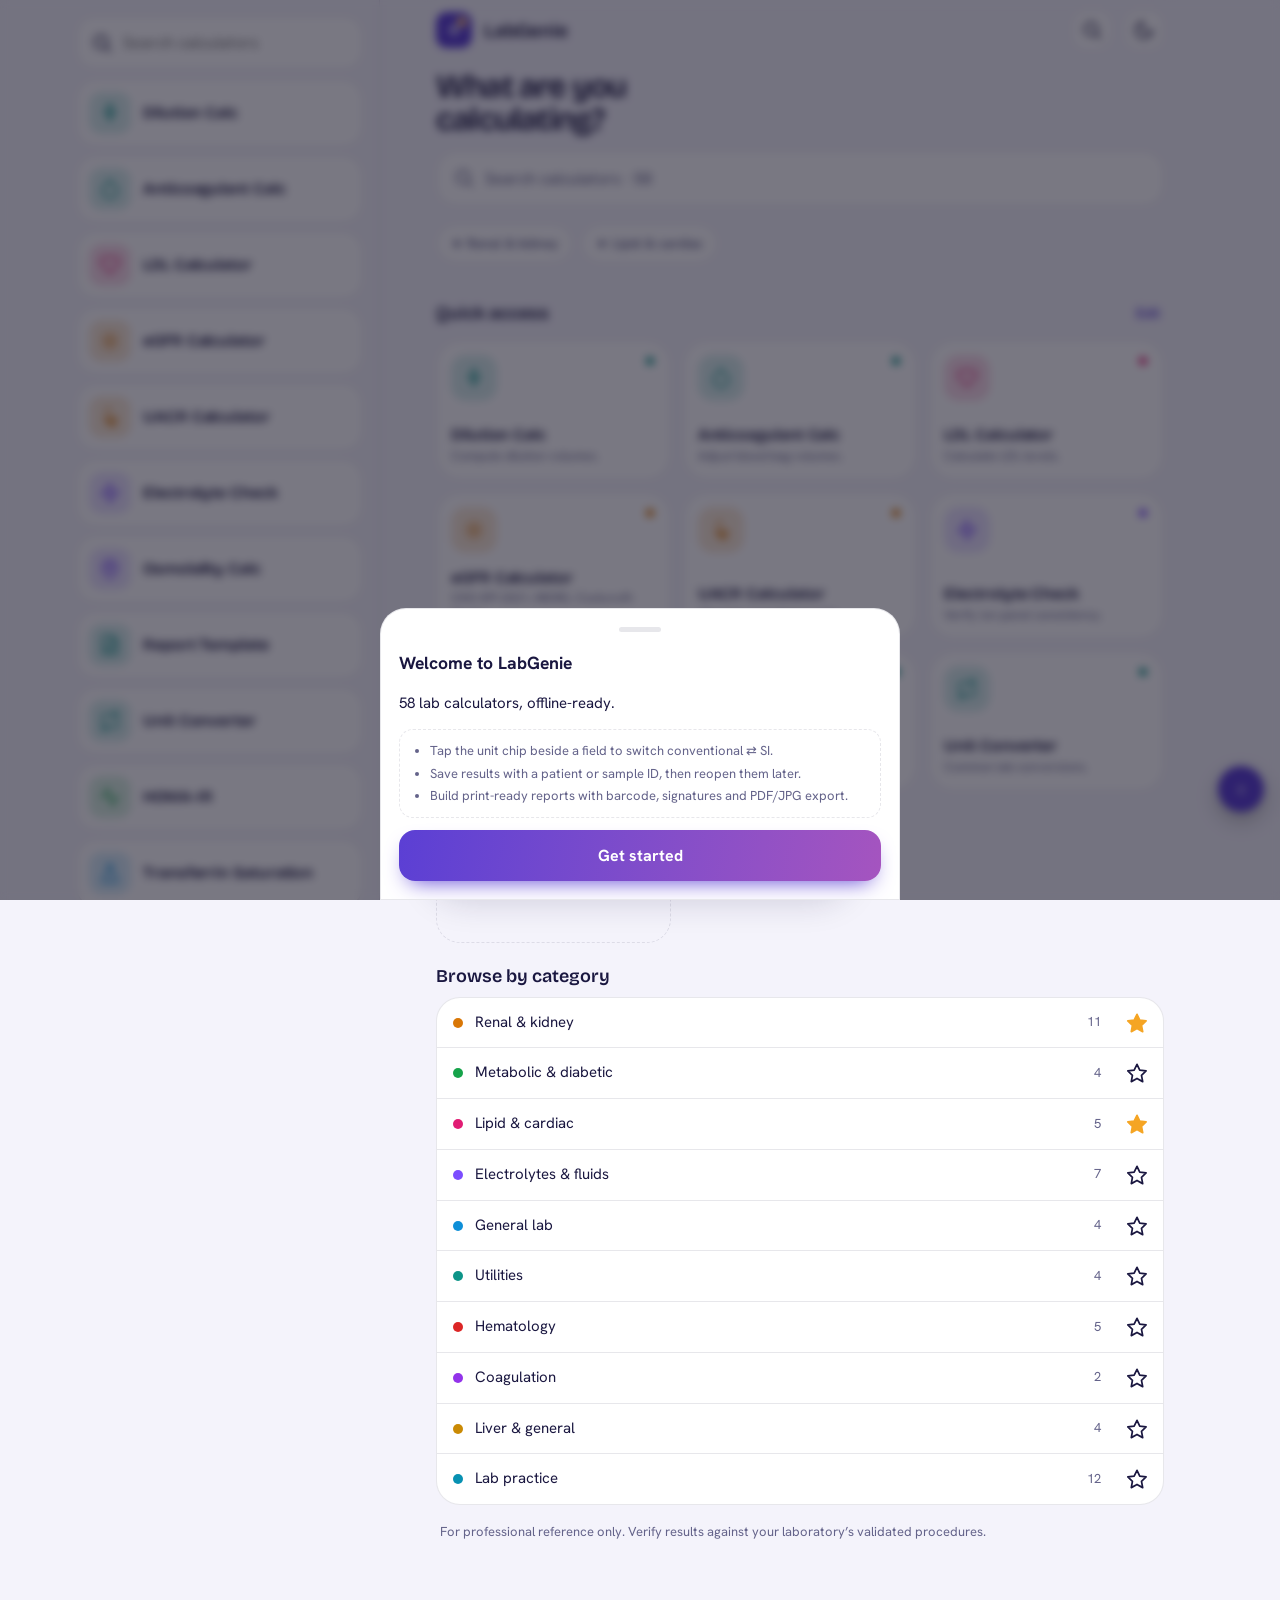
<file: index (13).html>
<!doctype html>
<html lang="en">
<head>
<meta charset="utf-8">
<meta name="viewport" content="width=device-width,initial-scale=1,viewport-fit=cover">
<link rel="manifest" href="manifest.json">
<meta name="theme-color" id="tc" content="#f4f3fb">
<meta name="apple-mobile-web-app-capable" content="yes">
<meta name="apple-mobile-web-app-status-bar-style" content="black-translucent">
<link rel="apple-touch-icon" href="icons/icon-192.png">
<title>LabGenie</title>
<link rel="preconnect" href="https://fonts.googleapis.com"><link rel="preconnect" href="https://fonts.gstatic.com" crossorigin>
<link href="https://fonts.googleapis.com/css2?family=Allura&family=Anek+Bangla:wght@400..700&family=Bricolage+Grotesque:opsz,wght@12..96,500..700&family=Dancing+Script&family=Great+Vibes&family=Hanken+Grotesk:wght@400;500;600;700&family=Hind+Siliguri:wght@400;500;600;700&family=Homemade+Apple&family=Mrs+Saint+Delafield&display=swap" rel="stylesheet">
<script>try{var t=JSON.parse(localStorage.getItem('lg.th')||'"auto"');document.documentElement.dataset.e=t=='dark'||(t=='auto'&&matchMedia('(prefers-color-scheme:dark)').matches)?'dark':'light'}catch(e){}</script>
<style>
:root{--bg:#f4f3fb;--sf:#fff;--ink:#1a1740;--mut:#64638a;--ln:rgba(26,23,64,.1);--pr:#5b3fd4;--pt:#e9e4ff;--ro:#17143a;--ok:#2fc46b;--warn:#f5a524;--bad:#f0506e;--info:#4aa8ff;--f1:'Bricolage Grotesque',system-ui,sans-serif;--f2:'Hanken Grotesk',system-ui,-apple-system,sans-serif}
:root[data-e=dark]{--bg:#0e0d20;--sf:#181633;--ink:#ecebfa;--mut:#9d9bc4;--ln:rgba(255,255,255,.1);--pt:#2b2668;--ro:#0a0918;--pr:#8f78ff}
:root[data-e=dark] .ro{box-shadow:0 18px 38px -18px color-mix(in srgb,var(--st) 55%,transparent),inset 0 1px 0 rgba(255,255,255,.08)}
*{box-sizing:border-box;-webkit-tap-highlight-color:transparent}
body{margin:0;background:var(--bg);color:var(--ink);font:400 15px/1.45 var(--f2);-webkit-font-smoothing:antialiased}
body.pro{font-size:13.8px}body.pro .card{min-height:112px;padding:11px}body.pro .fc{padding:12px;gap:10px}
#app{max-width:760px;margin:auto;min-height:100dvh;padding-bottom:calc(104px + env(safe-area-inset-bottom))}
@media(min-width:900px){#shell{max-width:1160px;margin:auto;display:grid;grid-template-columns:320px 1fr;gap:0;align-items:start}#side{position:sticky;top:0;height:100dvh;overflow-y:auto;border-right:1px solid var(--ln);padding:10px 0 90px}#app{max-width:760px;width:100%}}
#side:empty{display:none}
button,input,select,textarea{font:inherit;color:inherit}button{cursor:pointer;border:0;background:none}
svg{width:22px;height:22px;fill:none;stroke:currentColor;stroke-width:1.9;stroke-linecap:round;stroke-linejoin:round;flex:none}
:focus-visible{outline:2.5px solid var(--pr);outline-offset:2px}
.bar{position:sticky;top:0;z-index:10;display:flex;align-items:center;gap:12px;padding:calc(env(safe-area-inset-top) + 10px) 16px 10px;background:color-mix(in srgb,var(--bg) 85%,transparent);backdrop-filter:blur(14px);-webkit-backdrop-filter:blur(14px)}
.bar h1{margin:0;font:600 19px var(--f1);letter-spacing:-.01em;flex:1;min-width:0;white-space:nowrap;overflow:hidden;text-overflow:ellipsis}
.logo{width:36px;height:36px;border-radius:11px;background:var(--pr);display:grid;place-items:center;position:relative;color:#fff}
.logo:after{content:"";position:absolute;top:5px;right:5px;width:8px;height:8px;border-radius:50%;background:#ffb454;border:1.5px solid var(--bg)}
.ib{width:40px;height:40px;border-radius:14px;background:var(--sf);border:1px solid var(--ln);display:grid;place-items:center}
.ib.on{color:#f5a524}.ib.on svg{fill:currentColor}
.hero{padding:10px 16px 6px}.hero h2{margin:0 0 14px;font:600 32px/1.04 var(--f1);letter-spacing:-.025em;max-width:11em}
.sb{width:100%;display:flex;align-items:center;gap:10px;padding:15px 16px;border-radius:20px;background:var(--sf);border:1px solid var(--ln);color:var(--mut);text-align:left;font-size:16px}
.sh{display:flex;align-items:center;justify-content:space-between;padding:22px 16px 10px}
.sh h3{margin:0;font:600 18px var(--f1)}.sh button{color:var(--pr);font-weight:600;font-size:14px;padding:6px 4px}
.grid{display:grid;grid-template-columns:repeat(2,1fr);gap:12px;padding:0 16px}
@media(min-width:600px){.grid{grid-template-columns:repeat(3,1fr)}}
.card{position:relative;display:flex;flex-direction:column;justify-content:space-between;gap:16px;min-height:140px;padding:14px;border-radius:24px;background:var(--sf);border:1px solid var(--ln);color:inherit;text-decoration:none;transition:transform .15s}
.card:active{transform:scale(.97)}
.lastc{margin:10px 16px 0;min-height:auto;flex-direction:row;align-items:center;justify-content:flex-start}
.ti{width:46px;height:46px;border-radius:15px;display:grid;place-items:center;background:color-mix(in srgb,var(--c) 16%,var(--sf));color:var(--c);flex:none}
.card b,.row b{display:block;font:600 16px/1.15 var(--f1);letter-spacing:-.005em}
small{display:block;color:var(--mut);font-size:12.5px;line-height:1.35;margin-top:3px}
.card .tag{position:absolute;top:16px;right:16px;width:8px;height:8px;border-radius:50%;background:var(--c)}
.card.ed{animation:wig .35s ease-in-out infinite alternate}.card .mn{display:none;position:absolute;top:8px;right:8px;width:26px;height:26px;border-radius:50%;background:var(--bad);color:#fff;place-items:center;font-weight:700}
.card.ed .mn{display:grid}.card.ed .tag{display:none}
@keyframes wig{from{transform:rotate(-.7deg)}to{transform:rotate(.7deg)}}
.add{border-style:dashed;background:transparent;align-items:center;justify-content:center;text-align:center;color:var(--mut)}
.chips{display:flex;gap:8px;overflow-x:auto;padding:4px 16px 12px;scrollbar-width:none;scroll-snap-type:x proximity}.chips::-webkit-scrollbar{display:none}
.chip{scroll-snap-align:start;white-space:nowrap;padding:9px 14px;border-radius:99px;background:var(--sf);border:1px solid var(--ln);font-weight:600;font-size:13.5px;color:var(--mut)}
.chip.on{background:var(--ink);color:var(--bg);border-color:var(--ink)}
.cats{margin:0 16px;background:var(--sf);border:1px solid var(--ln);border-radius:24px;overflow:hidden}
.cats .cr{display:flex;align-items:center;border-top:1px solid var(--ln)}.cats .cr:first-child{border-top:0}
.cats .cr>button:first-child{display:flex;align-items:center;gap:12px;flex:1;padding:14px 16px;text-align:left}
.cats .cr .ib{border:0;background:none;margin-right:6px}
.dot{width:10px;height:10px;border-radius:50%;background:var(--c)}.cats span{margin-left:auto;color:var(--mut);font-size:13px}
.lst{margin:0 16px;display:flex;flex-direction:column;gap:8px}
.row{display:flex;align-items:center;gap:12px;padding:12px;border-radius:20px;background:var(--sf);border:1px solid var(--ln);color:inherit;text-decoration:none}
.row.cur{border-color:var(--pr);background:var(--pt)}
.row>div:nth-child(2){flex:1;min-width:0}.row .ti{width:42px;height:42px;border-radius:13px}
.row .ib{width:36px;height:36px;border-radius:12px;border:0;background:none;color:var(--mut)}.row .ib.on{color:#f5a524}
.srch{margin:6px 16px 10px;display:flex;align-items:center;gap:10px;padding:0 14px;border-radius:18px;background:var(--sf);border:1.5px solid var(--ln)}
.srch:focus-within{border-color:var(--pr)}.srch input{flex:1;border:0;background:none;padding:14px 0;font-size:16px;outline:0;min-width:0}
.empty{padding:36px 24px;text-align:center;color:var(--mut)}
.tb{position:fixed;left:50%;bottom:calc(12px + env(safe-area-inset-bottom));transform:translateX(-50%);width:min(420px,calc(100% - 24px));height:66px;display:grid;grid-template-columns:repeat(4,1fr);padding:6px;border-radius:33px;background:color-mix(in srgb,var(--sf) 90%,transparent);backdrop-filter:blur(18px);-webkit-backdrop-filter:blur(18px);border:1px solid var(--ln);box-shadow:0 12px 34px rgba(26,23,64,.18);z-index:20}
.tb a{display:flex;flex-direction:column;align-items:center;justify-content:center;gap:1px;font-size:11px;font-weight:600;color:var(--mut);text-decoration:none;border-radius:26px}
.tb a.on{color:var(--pr);background:var(--pt)}body.kb .tb{display:none}
.ro{--st:var(--pr);position:relative;overflow:hidden;margin:12px 16px 0;padding:22px 18px 18px;border-radius:28px;color:var(--ink);border:1px solid color-mix(in srgb,var(--st) 32%,var(--ln));background:radial-gradient(130% 90% at 100% 0,color-mix(in srgb,var(--st) 22%,transparent),transparent 62%),radial-gradient(90% 70% at 0 100%,color-mix(in srgb,var(--info) 13%,transparent),transparent 65%),linear-gradient(165deg,var(--sf),var(--pt));box-shadow:0 18px 38px -18px color-mix(in srgb,var(--st) 62%,transparent),inset 0 1px 0 rgba(255,255,255,.55);transition:border-color .3s,box-shadow .3s}
.ro:before{content:"";position:absolute;inset:0 0 auto;height:5px;background:linear-gradient(90deg,var(--st),color-mix(in srgb,var(--st) 35%,#ff7ad9))}
.ro .l{display:flex;align-items:center;justify-content:space-between;gap:8px;color:var(--mut);font-size:13.5px;font-weight:600}
.big{font:600 54px/1 var(--f1);letter-spacing:-.035em;margin:12px 0 2px;font-variant-numeric:tabular-nums;word-break:break-all;background:linear-gradient(100deg,var(--ink) 25%,var(--st) 115%);-webkit-background-clip:text;background-clip:text;color:transparent}
.big small{display:inline;font:500 15px var(--f2);letter-spacing:0;color:var(--mut);margin-left:6px}
.big.e{background:none;color:color-mix(in srgb,var(--mut) 55%,transparent)}.err{color:var(--bad);font-weight:700;margin:12px 0 2px}
.pill{display:inline-block;padding:3px 10px;border-radius:99px;font-size:12px;font-weight:700;white-space:nowrap}
.p-g{color:color-mix(in srgb,var(--ok) 55%,var(--ink));background:color-mix(in srgb,var(--ok) 20%,transparent)}.p-y{color:color-mix(in srgb,var(--warn) 50%,var(--ink));background:color-mix(in srgb,var(--warn) 22%,transparent)}.p-r{color:color-mix(in srgb,var(--bad) 70%,var(--ink));background:color-mix(in srgb,var(--bad) 18%,transparent)}.p-b{color:color-mix(in srgb,var(--info) 55%,var(--ink));background:color-mix(in srgb,var(--info) 20%,transparent)}
.gw{position:relative;margin:16px 0 6px}.g{display:flex;height:9px;border-radius:5px;overflow:hidden}.g i{display:block;height:100%;opacity:.85;cursor:pointer}
.t-g{background:var(--ok)}.t-y{background:var(--warn)}.t-r{background:var(--bad)}.t-b{background:var(--info)}
.gw b{position:absolute;top:-4px;width:5px;height:17px;margin-left:-2.5px;border-radius:3px;background:var(--ink);box-shadow:0 0 0 2.5px var(--sf);transition:left .25s}
.gs{display:flex;justify-content:space-between;font-size:11.5px;color:var(--mut)}
.sg{display:grid;grid-template-columns:1fr 1fr;gap:8px;margin-top:14px}.sg>div{padding:10px 12px;border-radius:16px;background:color-mix(in srgb,var(--sf) 75%,transparent);border:1px solid var(--ln)}
.sg em{display:block;font-style:normal;font-size:11.5px;color:var(--mut)}.sg strong{font:600 19px var(--f1);font-variant-numeric:tabular-nums}.sg small{display:inline;color:var(--mut);margin-left:3px}.sg .pill{margin-top:4px;display:table}
.ac{display:flex;gap:8px;margin-top:14px}.ac button{flex:1;display:flex;align-items:center;justify-content:center;gap:6px;padding:11px 4px;border-radius:14px;background:color-mix(in srgb,var(--sf) 80%,transparent);border:1px solid var(--ln);color:var(--pr);font-size:13px;font-weight:700}.ac button:disabled{opacity:.35}.ac svg{width:17px;height:17px}
.fc.o{margin-top:6px}.fh h4{margin:0;font:600 17px var(--f1)}.fh p{margin:3px 0 0;color:var(--mut);font-size:13px}
.ub{display:flex;gap:8px;flex-wrap:wrap}.ub button,.pg button{flex:1;padding:11px 8px;border-radius:12px;border:1.5px solid var(--ln);background:var(--bg);font-weight:600;font-size:14px;color:var(--ink);transition:background .15s,color .15s,border-color .15s}
.ub .on,.pg .on{background:var(--pr);border-color:var(--pr);color:#fff}
.pg{display:grid;grid-template-columns:repeat(auto-fill,minmax(64px,1fr));gap:8px}.pg button{padding:9px 4px;font-size:13px}
.fd.ar{display:flex;gap:10px}.calc{flex:1;display:flex;align-items:center;justify-content:center;gap:8px;padding:14px;border-radius:16px;background:linear-gradient(100deg,var(--pr),color-mix(in srgb,var(--pr) 55%,#ff6ea6));color:#fff;font-weight:700;font-size:16px;box-shadow:0 10px 22px -10px var(--pr)}.calc:active{transform:scale(.98)}
.fd.ar .btn{display:grid;place-items:center;padding:0 16px}.fd.ar .btn svg{width:19px;height:19px}
.p2{display:grid;grid-template-columns:repeat(auto-fit,minmax(150px,1fr));gap:12px;margin-top:14px}
.pv{position:relative;padding:13px 14px;border-radius:20px;background:color-mix(in srgb,var(--sf) 78%,transparent);border:1.5px solid var(--ln)}
.pv em{display:block;font-style:normal;font-size:12.5px;font-weight:600;color:var(--mut);line-height:1.25}
.pv strong{display:block;font:600 32px/1.1 var(--f1);letter-spacing:-.02em;margin-top:6px;font-variant-numeric:tabular-nums;word-break:break-all}
.pv strong small{display:inline;font:500 13px var(--f2);letter-spacing:0;color:var(--mut);margin:0 0 0 5px}.pv .pill{margin-top:8px}
.pv.hl{border-color:color-mix(in srgb,var(--pr) 45%,transparent);background:color-mix(in srgb,var(--pr) 10%,var(--sf))}
.pv.rec{border-color:var(--ok);background:color-mix(in srgb,var(--ok) 14%,var(--sf))}
.pv .bd{position:absolute;top:-9px;right:12px;background:var(--ok);color:#fff;font-size:10px;font-weight:800;letter-spacing:.04em;text-transform:uppercase;padding:3px 9px;border-radius:99px}
.mix{height:10px;border-radius:6px;background:color-mix(in srgb,var(--info) 38%,transparent);overflow:hidden;margin:16px 0 6px}.mix i{display:block;height:100%;min-width:5px;background:var(--pr);border-radius:6px}
.bn{margin-top:14px;padding:13px 14px;border-radius:16px;font-weight:700;font-size:15px;line-height:1.35;text-align:center}.bn.sm{text-align:left;font-weight:600;font-size:14px}
.b-g{background:color-mix(in srgb,var(--ok) 18%,transparent);color:color-mix(in srgb,var(--ok) 55%,var(--ink))}.b-y{background:color-mix(in srgb,var(--warn) 22%,transparent);color:color-mix(in srgb,var(--warn) 50%,var(--ink))}.b-r{background:color-mix(in srgb,var(--bad) 17%,transparent);color:color-mix(in srgb,var(--bad) 70%,var(--ink))}.b-b{background:color-mix(in srgb,var(--info) 20%,transparent);color:color-mix(in srgb,var(--info) 55%,var(--ink))}
.nb,.nl{margin:12px 0 0;padding:11px 13px;border-radius:14px;background:color-mix(in srgb,var(--sf) 65%,transparent);border:1px dashed var(--ln);font-size:13px;color:var(--mut);line-height:1.5}.nl{padding-left:30px}.nl li+li{margin-top:3px}.nl b,.nb b{color:var(--ink)}.hx{color:var(--bad);font-weight:800}
.gp{margin-top:12px;padding:12px 14px;border-radius:18px;background:color-mix(in srgb,var(--sf) 78%,transparent);border:1px solid var(--ln)}.gp h5{margin:0 0 4px;font:600 13.5px var(--f1);color:var(--mut)}
.rw{display:flex;justify-content:space-between;align-items:center;gap:8px;padding:8px 0;border-top:1px solid var(--ln);font-size:14px}.gp h5+.rw{border-top:0}.rw>span{font-weight:600}.rw>div{display:flex;align-items:center;flex-wrap:wrap;justify-content:flex-end}.rw b{font:600 19px var(--f1);font-variant-numeric:tabular-nums}.rw i{font-style:normal;color:var(--mut);font-size:12px;margin:0 8px 0 4px}.gp p{margin:6px 0 0;color:var(--mut);font-size:12.5px;line-height:1.4}
.stg{margin-top:12px;display:grid;gap:3px}.stg div{display:grid;grid-template-columns:62px 62px 1fr;gap:8px;padding:7px 10px;border-radius:12px;font-size:12.5px;color:var(--mut)}.stg b{color:var(--ink)}.stg .on{background:color-mix(in srgb,var(--st) 20%,transparent);color:var(--ink);font-weight:700}
.sl{display:none;margin-bottom:12px;padding:7px 12px;border-radius:99px;background:color-mix(in srgb,var(--warn) 22%,transparent);color:color-mix(in srgb,var(--warn) 50%,var(--ink));font-size:12.5px;font-weight:700;text-align:center}
#rw.stale .sl{display:block}#rw.stale .ro>*:not(.sl){opacity:.38}#rw.stale .ac{pointer-events:none}
.cvm{display:flex;align-items:center;justify-content:center;gap:12px;flex-wrap:wrap}.cvc{flex:1;min-width:200px;display:flex;flex-direction:column;gap:8px}.cvc .in input{font-size:20px;font-weight:700;padding:16px 14px}
.swapb{width:46px;height:46px;border-radius:50%;background:var(--pt);color:var(--pr);display:grid;place-items:center;flex:none;transition:transform .25s}.swapb:active{transform:rotate(180deg)}
@media(max-width:600px){.cvm{flex-direction:column}.cvc{width:100%;min-width:0}.swapb svg{transform:rotate(90deg)}}
.fm{margin:12px 16px 0;padding:11px 14px;border-radius:16px;background:var(--pt);color:var(--pr);font-size:13.5px;font-weight:600;overflow-x:auto;white-space:nowrap}
.fc{margin:12px 16px;padding:16px;border-radius:24px;background:var(--sf);border:1px solid var(--ln);display:grid;grid-template-columns:repeat(2,minmax(0,1fr));gap:14px}
.fd{grid-column:span 2;min-width:0}.fd.h{grid-column:span 1}.fd[hidden]{display:none}
.fd label{display:block;margin-bottom:6px;font-size:13px;font-weight:600;color:var(--mut)}
.lb{display:flex;align-items:center;justify-content:space-between;gap:6px;margin-bottom:6px}.lb label{margin:0}
.ut{padding:3px 9px;border-radius:99px;background:var(--pt);color:var(--pr);font-size:11.5px;font-weight:700}
.in,select,textarea{display:flex;align-items:center;width:100%;background:var(--bg);border:1.5px solid transparent;border-radius:14px}
textarea{padding:12px;min-height:86px;resize:vertical}
.in:focus-within,select:focus,textarea:focus{border-color:var(--pr);outline:0}
.in input{flex:1;min-width:0;border:0;background:none;outline:0;padding:13px 14px;font-size:17px;font-weight:500}
.in span{padding-right:12px;color:var(--mut);font-size:12.5px;white-space:nowrap}
select{padding:13px 12px;font-size:16px;appearance:none;-webkit-appearance:none;background-image:linear-gradient(45deg,transparent 50%,var(--mut) 50%),linear-gradient(135deg,var(--mut) 50%,transparent 50%);background-position:calc(100% - 20px) 52%,calc(100% - 15px) 52%;background-size:5px 5px;background-repeat:no-repeat}
.nt{margin:0 20px 8px;color:var(--mut);font-size:13px}
.hi{margin:0 16px;padding:14px;border-radius:20px;background:var(--sf);border:1px solid var(--ln);display:flex;gap:10px;align-items:flex-start;margin-bottom:8px}.hi pre{flex:1;margin:0;font:inherit;font-size:13.5px;white-space:pre-wrap}.hi small{margin:0 0 4px}
.seg{display:flex;padding:4px;border-radius:16px;background:var(--bg);gap:4px}.seg button{flex:1;padding:10px;border-radius:12px;font-weight:600;font-size:14px;color:var(--mut)}.seg .on{background:var(--sf);color:var(--ink);box-shadow:0 1px 4px rgba(0,0,0,.12)}
.set{margin:0 16px 12px;padding:16px;border-radius:24px;background:var(--sf);border:1px solid var(--ln)}.set h4{margin:0 0 10px;font:600 15px var(--f1)}.set p{margin:0 0 8px;color:var(--mut);font-size:13.5px}
.btn{padding:11px 14px;border-radius:14px;background:var(--pt);color:var(--pr);font-weight:700;font-size:13.5px}.btn.d{background:color-mix(in srgb,var(--bad) 14%,transparent);color:var(--bad)}
.rr{padding:12px;border-radius:16px;background:var(--bg);display:grid;grid-template-columns:1fr 1fr 1fr 34px;gap:8px;margin-bottom:8px}.rr input{min-width:0;padding:10px;border-radius:10px;border:1.5px solid transparent;background:var(--sf);font-size:15px;outline:0}.rr input:focus{border-color:var(--pr)}.rr .w{grid-column:1/4}
.toast{position:fixed;left:50%;bottom:calc(92px + env(safe-area-inset-bottom));transform:translate(-50%,20px);opacity:0;background:var(--ink);color:var(--bg);padding:11px 18px;border-radius:99px;font-weight:600;font-size:14px;pointer-events:none;transition:.25s;z-index:30;white-space:nowrap;display:flex;align-items:center;gap:10px}.toast.on{opacity:1;transform:translate(-50%,0);pointer-events:auto}
.toast button{color:#ffb454;font-weight:800}
.wn{margin:8px 16px 0;display:grid;gap:6px}.wr{padding:10px 12px;border-radius:14px;background:color-mix(in srgb,var(--warn) 20%,var(--sf));border:1px solid var(--warn);font-size:13px;font-weight:600}.wr.cr{background:color-mix(in srgb,var(--bad) 18%,var(--sf));border-color:var(--bad);color:var(--bad)}
#ov,#lk,#rv{position:fixed;inset:0;background:rgba(12,10,28,.55);backdrop-filter:blur(4px);display:none;place-items:end center;z-index:50}#ov.on,#lk.on{display:grid}
.bs{width:min(520px,100%);max-height:88dvh;overflow-y:auto;background:var(--sf);border-radius:26px 26px 0 0;padding:18px;border:1px solid var(--ln)}
.grab{width:42px;height:5px;border-radius:99px;background:var(--ln);margin:0 auto 12px}
#rv.on{display:flex;flex-direction:column;background:rgba(12,10,28,.85)}
.rvt{display:flex;gap:8px;padding:12px 16px;background:var(--sf);border-bottom:1px solid var(--ln)}
.rvb{flex:1;overflow:auto;padding:16px;display:flex;justify-content:center}
.sw{display:flex;gap:8px}.sw button{width:32px;height:32px;border-radius:50%;border:2px solid transparent}.sw button.on{border-color:var(--ink)}
.ck{display:flex!important;align-items:center;gap:8px;cursor:pointer}
.fab{position:fixed;right:16px;bottom:calc(88px + env(safe-area-inset-bottom));width:46px;height:46px;border-radius:50%;background:var(--pr);color:#fff;display:grid;place-items:center;box-shadow:0 8px 20px rgba(0,0,0,.25);z-index:22}
#mcp{position:fixed;right:16px;bottom:calc(142px + env(safe-area-inset-bottom));width:240px;background:var(--sf);border:1px solid var(--ln);border-radius:20px;padding:12px;box-shadow:0 16px 36px rgba(0,0,0,.28);display:none;z-index:25}#mcp.on{display:block}
#mcd{background:var(--bg);padding:10px;border-radius:12px;text-align:right;font:700 20px var(--f1);margin-bottom:8px;overflow:hidden}
.mk{display:grid;grid-template-columns:repeat(4,1fr);gap:6px}.mk button{padding:10px;border-radius:10px;background:var(--bg);font-weight:700}
.v{animation:vin .22s ease-out}@keyframes vin{from{opacity:0;transform:translateY(10px)}}
#pr{display:none}
.sheet{font:13px/1.5 Arial,sans-serif;color:#000;background:#fff;padding:24px}.sheet h2{margin:0 0 4px;font-size:20px}.sheet table{width:100%;border-collapse:collapse;margin-top:14px}.sheet td,.sheet th{border-bottom:1px solid #bbb;padding:6px 4px;text-align:left}
html[lang=bn]{--f1:'Anek Bangla','Hind Siliguri','Bricolage Grotesque',system-ui,sans-serif;--f2:'Hind Siliguri','Anek Bangla','Hanken Grotesk',system-ui,sans-serif}
html[lang=bn] body{line-height:1.65}
html[lang=bn] #app,html[lang=bn] #app *{letter-spacing:0!important}
html[lang=bn] .hero h2{line-height:1.3;max-width:none}
html[lang=bn] .bar h1,html[lang=bn] .sh h3,html[lang=bn] .card b,html[lang=bn] .row b,html[lang=bn] .set h4,html[lang=bn] .fh h4{line-height:1.45}
html[lang=bn] .tb a{font-size:12.5px}
html[lang=bn] .sh h3{font-size:20px}
html[lang=bn] .lastc small,html[lang=bn] .fd label{font-size:13px}
.wn{transition:opacity .2s}
@page{size:A4;margin:0}
@media print{
html,body{margin:0!important;padding:0!important;background:#fff!important;height:auto!important}
body>*:not(#pr){display:none!important}
#pr{display:block!important}
#pr .rp{width:210mm;min-height:296mm;padding:10mm 13mm;overflow:hidden}
*{-webkit-print-color-adjust:exact;print-color-adjust:exact}}
@media(prefers-reduced-motion:reduce){*{animation:none!important;transition:none!important}}
</style>
</head>
<body>
<div id="shell">
  <aside id="side"></aside>
  <div id="app"><header class="bar" id="bar"></header><main id="v"></main></div>
</div>
<nav class="tb" id="tb"></nav>
<button class="fab" data-a="mc" aria-label="Mini calculator">±</button>
<div id="mcp"></div>
<div id="ov"></div>
<div id="rv"></div>
<div id="lk"></div>
<input type="file" id="imf" accept=".json" hidden>
<div class="toast" id="toast"></div>
<div id="pr"></div>

<script>
const $=s=>document.querySelector(s),ST={get(k,d){try{const v=localStorage.getItem('lg.'+k);return v==null?d:JSON.parse(v)}catch(e){return d}},set(k,v){try{localStorage.setItem('lg.'+k,JSON.stringify(v))}catch(e){}}};
const P={home:'<path d="M3 11l9-8 9 8M5 9.5V20h14V9.5"/>',grid:'<rect x="3" y="3" width="7" height="7" rx="2"/><rect x="14" y="3" width="7" height="7" rx="2"/><rect x="3" y="14" width="7" height="7" rx="2"/><rect x="14" y="14" width="7" height="7" rx="2"/>',hist:'<circle cx="12" cy="12" r="9"/><path d="M12 7v5l3 2"/>',more:'<circle cx="5" cy="12" r="1.3"/><circle cx="12" cy="12" r="1.3"/><circle cx="19" cy="12" r="1.3"/>',search:'<circle cx="11" cy="11" r="7"/><path d="m21 21-4.3-4.3"/>',star:'<path d="m12 2.5 3 6.3 6.9.9-5 4.8 1.3 6.9L12 18l-6.2 3.4L7 14.5 2 9.7l6.9-.9z"/>',back:'<path d="m15 18-6-6 6-6"/>',copy:'<rect x="9" y="9" width="12" height="12" rx="2"/><path d="M5 15H4a1 1 0 0 1-1-1V4a1 1 0 0 1 1-1h10a1 1 0 0 1 1 1v1"/>',save:'<path d="M19 21l-7-5-7 5V5a2 2 0 0 1 2-2h10a2 2 0 0 1 2 2z"/>',trash:'<path d="M3 6h18M8 6V4h8v2M6 6l1 14h10l1-14"/>',reset:'<path d="M3 12a9 9 0 1 0 3-6.7L3 8M3 3v5h5"/>',share:'<circle cx="18" cy="5" r="3"/><circle cx="6" cy="12" r="3"/><circle cx="18" cy="19" r="3"/><path d="m8.6 13.5 6.8 4M15.4 6.5l-6.8 4"/>',moon:'<path d="M21 12.8A9 9 0 1 1 11.2 3a7 7 0 0 0 9.8 9.8z"/>',plus:'<path d="M12 5v14M5 12h14"/>',print:'<path d="M6 9V3h12v6M6 18H4v-7h16v7h-2M7 14h10v7H7z"/>',
dil:'<path d="M10 2v7.3M14 9.3V2M12 12.3V21M15 15l-3 3-3-3M4.7 11.3h14.6"/>',drop:'<path d="M12 22a8 8 0 0 0 8-8c0-4.4-8-12-8-12S4 9.6 4 14a8 8 0 0 0 8 8z"/>',heart:'<path d="M19 14c1.5-1.5 3-3.2 3-5.5A5.5 5.5 0 0 0 16.5 3c-1.8 0-3 .5-4.500 2-1.500-1.500-2.700-2-4.500-2A5.500 5.500 0 0 0 2 8.500c0 2.300 1.500 4 3 5.500l7 7z"/>',gear:'<circle cx="12" cy="12" r="3"/><path d="M12 2v3M12 19v3M4.900 4.900 7 7M17 17l2.100 2.100M2 12h3M19 12h3M4.900 19.100 7 17M17 7l2.100-2.100"/>',uri:'<path d="M12 22a7 7 0 0 0 7-7c0-2-1-3-3-3s-3 1-3 3-1 3-3 3-3-1-3-3 1-3 3-3a7 7 0 0 0 7 7z"/><path d="M12 2 7.500 6.500"/>',bolt:'<path d="M13 2 3 14h9l-1 8 10-12h-9z"/>',pin:'<path d="M12 22s-8-4.500-8-11.800A8 8 0 0 1 12 2a8 8 0 0 1 8 8.200c0 7.300-8 11.800-8 11.800z"/><circle cx="12" cy="10" r="3"/>',file:'<path d="M14.500 2H6a2 2 0 0 0-2 2v16a2 2 0 0 0 2 2h12a2 2 0 0 0 2-2V7.500zM14 2v6h6M16 13H8M16 17H8"/>',swap:'<path d="m17 1 4 4-4 4M3 11.600V9a4 4 0 0 1 4-4h14M7 23l-4-4 4-4M21 12.400V15a4 4 0 0 1-4 4H3"/>',flask:'<path d="M9 3h6M10 3v6L4.500 19a2 2 0 0 0 1.800 3h11.400a2 2 0 0 0 1.800-3L14 9V3"/>',act:'<path d="M22 12h-4l-3 9L9 3l-3 9H2"/>'};
const ic=n=>`<svg viewBox="0 0 24 24">${P[n]}</svg>`;
const CAT={renal:['Renal & kidney','#d97706'],metabolic:['Metabolic & diabetic','#16a34a'],lipid:['Lipid & cardiac','#e11d74'],elec:['Electrolytes & fluids','#7c4dff'],gen:['General lab','#0e8fd8'],util:['Utilities','#0d9488']};
const n=(id,l,u,ph,o)=>({id,l,u,ph,...o}),s=(id,l,opts,o)=>({id,l,s:1,opts,...o}),Z=a=>a.map(([max,l,t])=>({max,l,t})),O=(l,v,u,d=1,z,sc,r)=>({l,v,u,d,z:z&&Z(z),sc,r}),W=(a,t)=>(a.n=t,a),I=Infinity;
const LZ=[[100,'Optimal','g'],[130,'Near optimal','g'],[160,'Borderline high','y'],[190,'High','r'],[I,'Very high','r']],GZ=[[15,'G5 · Failure','r'],[30,'G4 · Severe','r'],[45,'G3b · Moderate','y'],[60,'G3a · Mild–mod.','y'],[90,'G2 · Mildly low','g'],[I,'G1 · Normal','g']];
const lh=(a,b)=>[[a,'Low','y'],[b,'Normal','g'],[I,'High','y']];
const TYP={Calcium:'100–300 mg/24 h',Phosphate:'400–1300 mg/24 h','Uric acid':'250–750 mg/24 h',Sodium:'40–220 mmol/24 h',Potassium:'25–125 mmol/24 h',Chloride:'110–250 mmol/24 h'};
const T=[
{id:'dilution-calculator',t:'Dilution Calc',d:'Compute dilution volumes.',g:'util',i:'dil',k:'c1v1 diluent factor ratio',o:{init:1,b:'Calculate',
F:[{t:'p',id:'df',l:'Select Common Dilution (1:X)',o:[2,3,4,5,10,20,50,100,200,500]},{t:'n',id:'df',h:1,l:'Dilution Factor',ph:'e.g., 20',def:'2'},{t:'n',id:'tv',h:1,l:'Final Volume (µL)',ph:'e.g., 1000',def:'1000'}],
go:(v,st)=>{const f=parseFloat(v.df);if(f>=2)st.cd=f;const df=f||st.cd||2;if(df<2)return{err:'Dilution factor must be 2 or greater.'};const tv=v.tv||0,sm=tv/df,dl=tv-sm;
return{st:null,tx:`1:${df} dilution, final volume ${fm(tv,2)} µL\nSample volume (serum/plasma): ${fm(sm,2)} µL\nDiluent volume (normal saline): ${fm(dl,2)} µL`,
html:hd('Dilution 1 : '+df,`<span class="pill p-b">Final ${fm(tv,2)} µL</span>`)+pr2(tl('Sample Volume (Serum/Plasma)',fm(sm,2),'µL',{c:'hl'}),tl('Diluent Volume (Normal Saline)',fm(dl,2),'µL'))+`<div class="mix"><i style="width:${100/df}%"></i></div><div class="gs"><span>Sample · 1 part</span><span>Diluent · ${df-1} part${df-1>1?'s':''}</span></div>`+nl(['All volumes are in microliters (µL).','Minimum dilution factor is 1:2.','Results are rounded to 2 decimal places.','Press <b>Enter</b> in fields to calculate.'])}}}},
{id:'anticoagulant-calculator',t:'Anticoagulant Calc',d:'Adjust blood bag volumes.',g:'util',i:'drop',k:'cpda blood bag donation',o:{init:1,auto:1,
F:[{t:'h',l:'Standard Bag Parameters',s:'Based on a standard 450 ml blood bag containing 63 ml of anticoagulant.'},{t:'n',id:'vol',l:'Target Blood Collection Volume (ml)',ph:'e.g., 300',def:'450'}],
go:v=>{const tv=v.vol||0,rq=tv*(63/450),rm=63-rq;let g,k,sc;
if(tv<=0){g='Please enter a target blood volume to see the guidance.';k='b';sc=null}
else if(rm<-.1){g='Warning: Target volume exceeds the standard 450 ml. The standard anticoagulant amount is insufficient.';k='r';sc='r'}
else if(rm<.1){g='No adjustment needed. The standard anticoagulant volume is correct for this blood volume.';k='g';sc='g'}
else{g=`For a collection of ${tv} ml, first remove ${rm.toFixed(1)} ml of anticoagulant from the bag (Only if the bag contain 63 ml).`;k='y';sc='y'}
const a=Math.max(0,rq),b=Math.max(0,rm);
return{st:sc,tx:`Target blood volume: ${tv} ml\nRequired anticoagulant: ${fm(a,1)} ml\nAnticoagulant to remove: ${fm(b,1)} ml\n${g}`,
html:hd('Results & Guidance')+pr2(tl('Required Anticoagulant for Target Volume',fm(a,1),'ml'),tl('Anticoagulant to REMOVE from Bag',fm(b,1),'ml',{c:b>=.1?'hl':''}))+bn(k+' sm',g)+nl(['The standard ratio is 14 ml of anticoagulant per 100 ml of blood.','This tool calculates how much anticoagulant to remove for partial draws.'])}}}},
{id:'LDL-calculator',t:'LDL Calculator',d:'Calculate LDL levels.',g:'lipid',i:'heart',k:'cholesterol friedewald hdl triglycerides lipid',o:{b:'Calculate LDL',
F:[{t:'h',l:'Lipid Panel Inputs'},{t:'n',id:'tc',l:'Total Cholesterol (mg/dL)',ph:'e.g., 200'},{t:'n',id:'hdl',l:'HDL Cholesterol (mg/dL)',ph:'e.g., 50'},{t:'n',id:'tg',l:'Triglycerides (mg/dL)',ph:'e.g., 150'}],
go:v=>{const{tc,hdl,tg}=v;if(tc==null||hdl==null||tg==null||tc<=0||hdl<=0||tg<=0)return{err:'Please enter valid, positive numbers for all fields.'};if(tc<hdl)return{err:'Total Cholesterol cannot be less than HDL Cholesterol.'};
const nh=tc-hdl,fr=nh-tg/5,al=nh*.75,hi=tg>=400;
return{st:null,tx:`LDL (Friedewald): ${fm(fr,1)} mg/dL\nLDL (Alternative, high TG): ${fm(al,1)} mg/dL\nRecommended: ${hi?'Alternative formula':'Friedewald formula'}`,
html:hd('LDL Cholesterol')+pr2(tl('LDL (Friedewald Formula)',fm(fr,1),'mg/dL',{c:hi?'':'rec',b:hi?'':'Recommended'}),tl('LDL (Alternative Formula for High TG)',fm(al,1),'mg/dL',{c:hi?'rec':'',b:hi?'Recommended':''}))+nb(hi?'Triglycerides are 400 mg/dL or higher, making the Friedewald formula unreliable. The alternative calculation is recommended.':'Triglycerides are below 400 mg/dL, so the Friedewald formula is the recommended method for estimation.')}}}},
{id:'egfr-calculator',t:'eGFR (MDRD)',d:'Estimate kidney function.',g:'renal',i:'gear',k:'gfr mdrd bsa ckd creatinine body surface',o:{b:'Calculate eGFR',
F:[{t:'h',l:'Patient Data'},{t:'n',id:'scr',l:'Serum Creatinine (mg/dL)',ph:'e.g., 1.2'},{t:'n',id:'age',l:'Age (Years)',ph:'e.g., 55'},{t:'b',id:'sx',l:'Sex',o:[['male','Male'],['female','Female']]},{t:'b',id:'rc',l:'Race',o:[['nonblack','Non-Black'],['black','Black']]}],
go:v=>{const{scr,age,sx,rc}=v;if(scr==null||age==null||scr<=0||age<=0)return{err:'Please enter valid, positive numbers for Creatinine and Age.'};
let g=175*Math.pow(scr,-1.154)*Math.pow(age,-.203);if(sx=='female')g*=.742;if(rc=='black')g*=1.212;
const s=g>=90?[0,'CKD Stage 1','g']:g>=60?[1,'CKD Stage 2','g']:g>=45?[2,'CKD Stage 3a','y']:g>=30?[3,'CKD Stage 3b','y']:g>=15?[4,'CKD Stage 4','r']:[5,'CKD Stage 5','r'];
const R=[['Stage 1','≥ 90','Normal or high GFR'],['Stage 2','60 – 89','Mildly decreased GFR'],['Stage 3a','45 – 59','Mild-moderately decreased'],['Stage 3b','30 – 44','Moderate-severely decreased'],['Stage 4','15 – 29','Severely decreased GFR'],['Stage 5','&lt; 15','Kidney failure']];
return{st:s[2],tx:`Estimated GFR (MDRD): ${fm(g,0)} mL/min/1.73 m²\n${s[1]}`,
html:hd('Estimated GFR (MDRD)')+big(fm(g,0),'mL/min/1.73 m²')+gauge({sc:[0,120],z:Z([[15,'Stage 5','r'],[30,'Stage 4','r'],[45,'Stage 3b','y'],[60,'Stage 3a','y'],[90,'Stage 2','g'],[I,'Stage 1','g']]),v:g})+bn(s[2],s[1])+`<div class="stg">${R.map((r,i)=>`<div class="${i==s[0]?'on':''}"><b>${r[0]}</b><span>${r[1]}</span><span>${r[2]}</span></div>`).join('')}</div>`+nb('<b>Note:</b> This calculator uses the original MDRD formula, which includes a race-based variable. Modern guidelines often recommend the CKD-EPI 2021 equation, which omits race.')}}}},
{id:'uacr-calculator',t:'UACR Calculator',d:'Albumin / creatinine ratio.',g:'renal',i:'uri',k:'microalbumin macr albumin creatinine ratio urine',o:{b:'Calculate UACR',
F:[{t:'h',l:'Urine Sample Values'},{t:'n',id:'al',l:'Urine Albumin (mg/L)',ph:'e.g., 15'},{t:'b',id:'u',l:'Select Unit for Urine Creatinine',o:[['mg/dL','mg/dL'],['mmol/L','mmol/L']]},{t:'n',id:'cr',l:v=>`Urine Creatinine (${v.u})`,ph:v=>v.u=='mg/dL'?'e.g., 120':'e.g., 10.6'}],
go:v=>{let{al,cr,u}=v;if(al==null||cr==null)return{err:'Please fill in all required fields.'};if(u=='mmol/L')cr*=113.12/10;const cg=cr/100;if(cg<=0)return{err:'Urine creatinine must be a positive value.'};
const r=al/cg,k=r<30?0:r<=300?1:2,L=['Normal to Mildly Increased','Moderately Increased','Severely Increased'],T=['g','y','r'];
return{st:T[k],tx:`Albumin/Creatinine Ratio (UACR): ${fm(r,2)} mg/g\n${L[k]}`,
html:hd('Albumin/Creatinine Ratio (UACR)')+big(fm(r,2),'mg/g')+gauge({sc:[0,400],z:Z([[30,L[0],'g'],[300,L[1],'y'],[I,L[2],'r']]),v:r})+bn(T[k],L[k])+`<ul class="nl"><li style="list-style:none;margin-left:-16px"><b>KDIGO Categories for Albuminuria</b></li>${[['&lt; 30 mg/g','Normal to Mildly Increased'],['30 - 300 mg/g','Moderately Increased'],['&gt; 300 mg/g','Severely Increased']].map((x,i)=>i==k?`<li><b>${x[0]}: ${x[1]}</b></li>`:`<li>${x[0]}: ${x[1]}</li>`).join('')}</ul>`}}}},
{id:'electrolyte-verification',t:'Electrolyte Check',d:'Verify ion panel consistency.',g:'elec',i:'bolt',k:'tco2 anion gap sodium potassium chloride bicarbonate balance',o:{b:'Verify Electrolytes',
F:[{t:'h',l:'Patient Values'},{t:'n',id:'na',h:1,l:'Na⁺ (mmol/L)'},{t:'n',id:'k',h:1,l:'K⁺ (mmol/L)'},{t:'n',id:'cl',h:1,l:'Cl⁻ (mmol/L)'},{t:'n',id:'hco3',h:1,l:'HCO₃⁻ (Optional)'},{t:'n',id:'co2',l:'Total CO₂ (Optional)'},{t:'n',id:'glucose',h:1,l:'Glucose (Optional) mmol/L'},{t:'n',id:'albumin',h:1,l:'Albumin (Optional) g/dL'}],
go:v=>{const V={};for(const k in v)V[k]=v[k]||null;if(!V.na||!V.k||!V.cl)return{err:'Please enter required values: Na⁺, K⁺, and Cl⁻.'};
let hc=V.hco3,est=false;if(hc==null){hc=V.na-V.cl-12;est=true}
const eco=hc+2,cna=V.glucose?V.na+2.4*((V.glucose-5.5)/5.5):null,ag=V.na-(V.cl+hc),cag=V.albumin?ag+2.5*(4.4-V.albumin):null,nd=V.na-V.cl;
const sz=(x,lo,hi)=>x<lo?{l:'LOW',t:'y'}:x>hi?{l:'HIGH',t:'r'}:{l:'NORMAL',t:'g'},za=sz(cag??ag,8,16),f=x=>fm(x,1);
let calc='';if(est)calc+=rowx('Estimated HCO₃⁻',f(hc),'mmol/L');if(!V.co2)calc+=rowx('Estimated Total CO₂',f(eco),'mmol/L');if(cna!=null)calc+=rowx('Corrected Sodium',f(cna),'mmol/L');
return{st:za.t,tx:`Anion gap: ${f(ag)} mmol/L (${sz(ag,8,16).l})`+(cag!=null?`\nAlbumin-corrected AG: ${f(cag)} mmol/L (${sz(cag,8,16).l})`:'')+`\nNa-Cl differential: ${f(nd)} mmol/L (${sz(nd,32,40).l})`+(est?`\nEstimated HCO3: ${f(hc)} mmol/L`:'')+(cna!=null?`\nCorrected Na: ${f(cna)} mmol/L`:''),
html:hd('Anion Gap (AG)',pill(sz(ag,8,16)))+big(f(ag),'mmol/L')+gauge({sc:[0,32],z:Z([[8,'Low','y'],[16,'Normal','g'],[I,'High','r']]),v:ag})+`<div class="gs" style="margin-top:8px;font-size:12.5px;display:block">Normal Range: 8-16 mmol/L.</div>`+(est?bn('y sm','HCO₃⁻ was not entered, so it is estimated as Na − Cl − 12 and the anion gap will always read 12. Enter a measured HCO₃⁻ for a meaningful anion gap.'):'')
+(cag!=null?grp('Anion Gap Analysis',rowx('Albumin-Corrected AG',f(cag),'mmol/L',sz(cag,8,16)),'Albumin-corrected AG is the recommended value for interpretation. Normal: 8-16 mmol/L.'):'')
+(calc?grp('Calculated Values',calc):'')+grp('Electrolyte Balance Checks',rowx('Sodium-Chloride Differential',f(nd),'mmol/L',sz(nd,32,40)),'A normal Na-Cl difference is typically 32-40 mmol/L.')}}}},
{id:'osmolality-calculator',t:'Osmolality Calc',d:'Calculate osmolal gap.',g:'elec',i:'pin',k:'serum osmolarity gap tonicity',o:{b:'Calculate',
F:[{t:'h',l:'Analyte Values'},{t:'b',id:'u',l:'Select Units for Glucose & Urea',o:[['mmol/L','mmol/L'],['mg/dL','mg/dL']]},{t:'n',id:'na',l:'Sodium (Na⁺)',ph:'mmol/L'},{t:'n',id:'gl',l:v=>`Glucose (${v.u})`,ph:v=>v.u=='mmol/L'?'e.g., 5.5':'e.g., 100'},{t:'n',id:'ur',l:v=>v.u=='mmol/L'?'Urea (mmol/L)':'Blood Urea Nitrogen (BUN) (mg/dL)',ph:v=>v.u=='mmol/L'?'e.g., 5':'e.g., 15'},{t:'n',id:'ms',l:'Measured Osmolality (Optional)',ph:'mOsm/kg'}],
go:v=>{let{na,gl,ur,ms,u}=v;if(na==null||gl==null||ur==null)return{err:'Please fill in all required fields (Na, Glucose, Urea).'};if(u=='mg/dL'){gl/=18;ur/=2.8}
const c=2*na+gl+ur,gap=ms!=null&&ms>0?ms-c:null,hi=gap!=null&&gap>15;
return{st:gap==null?null:hi?'r':'g',tx:`Calculated osmolality: ${fm(c,1)} mOsm/kg`+(gap!=null?`\nOsmolal gap: ${fm(gap,1)} mOsm/kg (${hi?'HIGH':'normal'})`:''),
html:hd('Calculated Osmolality')+big(fm(c,1),'mOsm/kg')+(gap!=null?pr2(tl('Osmolal Gap',fm(gap,1),'mOsm/kg',{p:pill({l:hi?'HIGH':'Normal',t:hi?'r':'g'})})):'')
+nb(gap==null?'A normal osmolal gap is typically &lt; 10-15. Enter a measured osmolality to calculate the gap.':hi?`An osmolal gap of <span class="hx">${fm(gap,1)}</span> is considered HIGH. This suggests the presence of unmeasured, osmotically active substances (e.g., ethanol, methanol, ethylene glycol).`:`An osmolal gap of ${fm(gap,1)} is within the normal range (&lt;15).`)}}}},
{id:'manual-report-template',t:'Report Template',d:'Printable manual reports.',g:'util',i:'file',k:'print patient result sheet',x:'rep'},
{id:'unit-conversion',t:'Unit Converter',d:'Common lab conversions.',g:'util',i:'swap',k:'glucose fluid mmol mg/dl creatinine hba1c convert',x:'cv'},
{id:'homa-ir',t:'HOMA-IR',d:'Insulin resistance index.',g:'metabolic',i:'act',k:'insulin glucose resistance',f:'(Insulin × Glucose mg/dL) ÷ 405',F:[n('ins','Fasting insulin','µIU/mL','8.5'),s('gu','Glucose unit',[['1','mg/dL'],['18','mmol/L']],{h:1}),n('gl','Fasting glucose','','90',{h:1})],
c:v=>{if(v.ins==null||v.gl==null)return;return[O('HOMA-IR',v.ins*v.gl*+v.gu/405,'',2,[[1,'Optimal','g'],[2,'Normal','g'],[3,'Early resistance','y'],[I,'Resistant','r']],[0,5],'< 1.0 optimal, > 2.9 high')]}},
{id:'transferrin-saturation',t:'Transferrin Saturation',d:'Iron status evaluation.',g:'gen',i:'flask',k:'tsat iron tibc',f:'(Serum iron ÷ TIBC) × 100',F:[n('fe','Serum iron','µg/dL','90',{h:1}),n('tb','TIBC','µg/dL','300',{h:1})],
c:v=>{if(v.fe==null||v.tb==null)return;if(v.tb<=0)return{err:'TIBC must be above 0'};return[O('Saturation',v.fe/v.tb*100,'%',1,lh(20,50.01),[0,80],'20–50 %'),O('UIBC',v.tb-v.fe,'µg/dL',0)]}},
{id:'protein-creatinine-ratio',t:'Protein/Creatinine',d:'Proteinuria screening.',g:'renal',i:'uri',k:'pcr urine protein',f:'Urine protein ÷ Urine creatinine',F:[n('p','Urinary protein','mg/dL','10',{h:1}),n('c','Urinary creatinine','mg/dL','100',{h:1})],
c:v=>{if(v.p==null||v.c==null)return;if(v.c<=0)return{err:'Creatinine must be above 0'};const r=v.p/v.c;return[O('PCR',r,'mg/mg',2,[[.2,'Normal','g'],[.5,'Increased','y'],[I,'Severe','r']],[0,1],'< 0.2 mg/mg'),O('Same ratio',r*1000,'mg/g',0)]}},
{id:'creatinine-clearance',t:'Creatinine Clearance',d:'Timed urine clearance.',g:'renal',i:'hist',k:'ccr 24 hour urine',f:'(U.Creat × Volume) ÷ (S.Creat × minutes)',F:[n('uc','Urine creatinine','mg/dL','100',{h:1}),n('sc','Serum creatinine','mg/dL','1.0',{h:1}),n('vo','Urine volume','mL','1500',{h:1}),n('hr','Collection time','hours','',{h:1,def:'24'})],
c:(v,S)=>{if(v.uc==null||v.sc==null||v.vo==null||v.hr==null)return;if(v.sc<=0||v.hr<=0)return{err:'Serum creatinine and time must be above 0'};const r=v.uc*v.vo/(v.sc*v.hr*60);S.ccr=r;return[O('Clearance',r,'mL/min',1,[[30,'Severely low','r'],[60,'Moderately low','y'],[90,'Mildly low','y'],[120.01,'Normal','g'],[I,'High','b']],[0,160],'90–120 mL/min')]}},
{id:'urinary-ca-po4-ua',t:'Urinary Ca / PO₄ / UA',d:'Total excretion per sample.',g:'renal',i:'flask',k:'calcium phosphate uric acid urine',f:'(Result × Volume) ÷ 100',F:[s('an','Analyte',[['Calcium','Calcium'],['Phosphate','Phosphate'],['Uric acid','Uric acid']]),n('m','Machine result','mg/dL','15',{h:1}),n('vo','Urine volume','mL','1500',{h:1})],
c:v=>{if(v.m==null||v.vo==null)return;return W([O(v.an+' in total volume',v.m*v.vo/100,'mg',1,null,null,TYP[v.an])],'Typical adult 24 h range: '+TYP[v.an]+'. Applies to a full 24 h collection.')}},
{id:'urinary-electrolytes',t:'Urinary Electrolytes',d:'Excretion per sample.',g:'elec',i:'bolt',k:'sodium potassium chloride urine excretion',f:'(Result × Volume) ÷ 1000',F:[s('an','Analyte',[['Sodium','Sodium'],['Potassium','Potassium'],['Chloride','Chloride']]),n('m','Machine result','mmol/L','40',{h:1}),n('vo','Urine volume','mL','1500',{h:1})],
c:v=>{if(v.m==null||v.vo==null)return;return W([O(v.an+' in total volume',v.m*v.vo/1000,'mmol',1)],'Typical adult 24 h range: '+TYP[v.an]+'. Applies to a full 24 h collection.')}},
{id:'urine-osmolarity',t:'Urine Osmolarity',d:'Estimate urine concentration.',g:'elec',i:'pin',k:'urine osmolality sodium potassium urea',f:'1.86 × (U.Na + U.K) + U.Urea/6',F:[n('na','Urine Na','mEq/L','80',{h:1}),n('k','Urine K','mEq/L','30',{h:1}),n('ur','Urine urea','mg/dL','300')],
c:v=>{if(v.na==null||v.k==null||v.ur==null)return;return[O('Urine osmolarity',1.86*(v.na+v.k)+v.ur/6,'mOsm/kg',1,lh(500,850.01),[0,1200],'500–850')]}},
{id:'urine-protein-24h',t:'24 h Urine Protein',d:'Daily protein excretion.',g:'renal',i:'uri',k:'total protein urine daily',f:'(Result × Volume) ÷ 100,000',F:[n('m','Machine result','mg/dL','15',{h:1}),n('vo','24 h volume','mL','1800',{h:1})],
c:v=>{if(v.m==null||v.vo==null)return;const g=v.m*v.vo/1e5;return[O('Protein excretion',g,'g/24 h',2,[[.15,'Normal','g'],[3.5,'Proteinuria','y'],[I,'Nephrotic range','r']],[0,5],'< 0.15 g/24 h'),O('Same value',g*1000,'mg/24 h',0)]}},
{id:'urine-albumin-24h',t:'24 h Urine Albumin',d:'Daily albumin excretion.',g:'renal',i:'uri',k:'albumin microalbuminuria',f:'Albumin (mg/L) × Volume (mL) ÷ 1000',F:[n('m','Urine albumin','mg/L','20',{h:1}),n('vo','24 h volume','mL','1500',{h:1})],
c:v=>{if(v.m==null||v.vo==null)return;return[O('Albumin excretion',v.m*v.vo/1000,'mg/24 h',1,[[30,'Normal','g'],[300,'Microalbuminuria','y'],[I,'Macroalbuminuria','r']],[0,400],'< 30 mg/24 h')]}},
{id:'globulin-ag-ratio',t:'Globulin & A:G Ratio',d:'Protein panel assessment.',g:'gen',i:'act',k:'albumin total protein globulin liver',f:'Globulin = TP − Albumin;  A:G = Albumin ÷ Globulin',F:[n('tp','Total protein','g/dL','7.2',{h:1}),n('al','Albumin','g/dL','4.2',{h:1})],
c:v=>{if(v.tp==null||v.al==null)return;const g=v.tp-v.al;if(g<=0)return{err:'Albumin must be lower than total protein'};return[O('A:G ratio',v.al/g,'',2,lh(1.1,2.51),[0,3.5],'1.1–2.5'),O('Globulin',g,'g/dL',2)]}},
{id:'bun-calculator',t:'BUN',d:'Urea to BUN conversion.',g:'renal',i:'gear',k:'blood urea nitrogen',f:'BUN = Urea ÷ 2.14',F:[n('ur','Serum urea','mg/dL','30',{h:1}),n('cr','Creatinine (optional)','mg/dL','1.0',{h:1})],
c:v=>{if(v.ur==null)return;const b=v.ur/2.14,r=[O('BUN',b,'mg/dL',1,lh(7,20.01),[0,60],'7–20 mg/dL'),O('Urea',v.ur*.1665,'mmol/L',2)];if(v.cr>0)r.push(O('BUN : creatinine',b/v.cr,'',1,lh(10,20.01),[0,40],'10–20'));return r}},
{id:'ghb-hba1c',t:'GHb / HbA1c',d:'Glycated haemoglobin.',g:'metabolic',i:'drop',k:'a1c glycated hemoglobin eag',f:'GHb = HbA1c × 1.76',F:[n('a','HbA1c','%','6.5')],
c:v=>{if(v.a==null)return;return[O('GHb',v.a*1.76,'%',2),O('HbA1c status',v.a,'%',1,[[5.7,'Normal','g'],[6.5,'Prediabetes','y'],[I,'Diabetes range','r']],[4,12]),O('Avg glucose (eAG)',28.7*v.a-46.7,'mg/dL',0),O('IFCC',(v.a-2.15)*10.929,'mmol/mol',0)]}},
{id:'psa-ratio',t:'PSA Ratio',d:'Free / total PSA.',g:'gen',i:'act',k:'prostate free total psa',f:'(Free PSA ÷ Total PSA) × 100',F:[n('fp','Free PSA','ng/mL','0.8',{h:1}),n('tp','Total PSA','ng/mL','4.0',{h:1})],
c:v=>{if(v.fp==null||v.tp==null)return;if(v.tp<=0)return{err:'Total PSA must be above 0'};return W([O('Free / total',v.fp/v.tp*100,'%',1,[[10,'Higher risk','r'],[25,'Intermediate','y'],[I,'Lower risk','g']],[0,50],'> 25 % lower risk')],'Most useful when total PSA is 4–10 ng/mL.')}}];
const CONV={
volume:{name:'Volume',baseUnit:'l',units:{'l':{name:'Liters (L)',factor:1},'ml':{name:'Milliliters (mL)',factor:1e-3},'µl':{name:'Microliters (µL)',factor:1e-6},'dl':{name:'Deciliters (dL)',factor:.1}}},
concentration:{name:'Concentration (Molarity)',baseUnit:'m',units:{'m':{name:'Molar (M)',factor:1},'mm':{name:'Millimolar (mM)',factor:1e-3},'µm':{name:'Micromolar (µM)',factor:1e-6},'nm':{name:'Nanomolar (nM)',factor:1e-9}}},
mass:{name:'Mass',baseUnit:'g',units:{'kg':{name:'Kilograms (kg)',factor:1e3},'g':{name:'Grams (g)',factor:1},'mg':{name:'Milligrams (mg)',factor:1e-3},'µg':{name:'Micrograms (µg)',factor:1e-6},'ng':{name:'Nanograms (ng)',factor:1e-9}}},
glucose:{name:'🩸 Glucose (Blood Sugar)',units:{'mgdl':{name:'mg/dL'},'mmoll':{name:'mmol/L'}},convert:(v,f,t)=>f===t?v:f==='mgdl'&&t==='mmoll'?v/18.018:f==='mmoll'&&t==='mgdl'?v*18.018:v},
cholesterol:{name:'💊 Cholesterol (Total/LDL/HDL)',units:{'mgdl':{name:'mg/dL'},'mmoll':{name:'mmol/L'}},convert:(v,f,t)=>f===t?v:f==='mgdl'&&t==='mmoll'?v/38.67:f==='mmoll'&&t==='mgdl'?v*38.67:v},
triglycerides:{name:'🫀 Triglycerides',units:{'mgdl':{name:'mg/dL'},'mmoll':{name:'mmol/L'}},convert:(v,f,t)=>f===t?v:f==='mgdl'&&t==='mmoll'?v/88.57:f==='mmoll'&&t==='mgdl'?v*88.57:v},
creatinine:{name:'🫘 Creatinine (Kidney Function)',units:{'mgdl':{name:'mg/dL'},'µmoll':{name:'µmol/L'}},convert:(v,f,t)=>f===t?v:f==='mgdl'&&t==='µmoll'?v*88.42:f==='µmoll'&&t==='mgdl'?v/88.42:v},
bilirubin:{name:'🟡 Bilirubin (Liver Function)',units:{'mgdl':{name:'mg/dL'},'µmoll':{name:'µmol/L'}},convert:(v,f,t)=>f===t?v:f==='mgdl'&&t==='µmoll'?v*17.1:f==='µmoll'&&t==='mgdl'?v/17.1:v},
calcium:{name:'🦴 Calcium',units:{'mgdl':{name:'mg/dL'},'mmoll':{name:'mmol/L'}},convert:(v,f,t)=>f===t?v:f==='mgdl'&&t==='mmoll'?v/4.008:f==='mmoll'&&t==='mgdl'?v*4.008:v},
hemoglobin:{name:'🩸 Hemoglobin',units:{'gdl':{name:'g/dL'},'gl':{name:'g/L'},'mmoll':{name:'mmol/L'}},convert:(v,f,t)=>{if(f===t)return v;const g=f==='gl'?v/10:f==='mmoll'?v*1.611:v;return t==='gl'?g*10:t==='mmoll'?g/1.611:g}},
urea:{name:'🫘 BUN/Urea (Kidney Function)',units:{'mgdl':{name:'mg/dL (BUN)'},'mmoll':{name:'mmol/L (Urea)'}},convert:(v,f,t)=>f===t?v:f==='mgdl'&&t==='mmoll'?v*.357:f==='mmoll'&&t==='mgdl'?v/.357:v},
iron:{name:'⚙️ Iron (Serum)',units:{'µgdl':{name:'µg/dL'},'µmoll':{name:'µmol/L'}},convert:(v,f,t)=>f===t?v:f==='µgdl'&&t==='µmoll'?v*.1791:f==='µmoll'&&t==='µgdl'?v/.1791:v},
vitaminD:{name:'☀️ Vitamin D',units:{'ngml':{name:'ng/mL'},'nmoll':{name:'nmol/L'}},convert:(v,f,t)=>f===t?v:f==='ngml'&&t==='nmoll'?v*2.496:f==='nmoll'&&t==='ngml'?v/2.496:v},
temperature:{name:'🌡️ Temperature',units:{'c':{name:'Celsius (°C)'},'f':{name:'Fahrenheit (°F)'},'k':{name:'Kelvin (K)'}},convert:(v,f,t)=>{if(f===t)return v;const c=f==='f'?(v-32)*5/9:f==='k'?v-273.15:v;return t==='f'?c*9/5+32:t==='k'?c+273.15:c}}
};
const DEF=['dilution-calculator','anticoagulant-calculator','LDL-calculator','egfr-calculator','uacr-calculator','electrolyte-verification','osmolality-calculator','manual-report-template','unit-conversion'];
const S={pins:ST.get('pins',DEF),hist:ST.get('hist',[]),th:ST.get('th','auto'),dec:ST.get('dec','a'),rec:ST.get('rec',[]),v:{},sh:{},cat:'all',q:'',edit:0,cv:{k:'volume',u1:'l',u2:'ml',a:'',b:''},rp:ST.get('rp',{p:'',pid:'',dt:new Date().toISOString().slice(0,10),rows:[{n:'',r:'',u:'',g:''}]}),nav:0};
const by=id=>T.find(t=>t.id==id||t.id.toLowerCase()==id.toLowerCase());
const fm=(x,d)=>{if(S.dec!='a')d=+S.dec;return x.toLocaleString('en-US',{minimumFractionDigits:d,maximumFractionDigits:d})};
const toast=(m,u)=>{const e=$('#toast');S.undo=u||null;e.innerHTML=esc(m)+(u?' <button data-a="undo">Undo</button>':'');e.classList.add('on');clearTimeout(toast.t);toast.t=setTimeout(()=>e.classList.remove('on'),u?4000:1900)};
const esc=x=>String(x??'').replace(/[&<>"]/g,c=>({'&':'&amp;','<':'&lt;','>':'&gt;','"':'&quot;'}[c]));
const mq=matchMedia('(prefers-color-scheme:dark)');
function theme(){const e=S.th=='auto'?(mq.matches?'dark':'light'):S.th;document.documentElement.dataset.e=e;$('#tc').content=e=='dark'?'#0e0d20':'#f4f3fb'}mq.addEventListener('change',theme);
const num=x=>{const f=parseFloat(String(x).replace(',','.'));return isNaN(f)?null:f};
function init(t){if(!S.v[t.id]){const o={};(t.F||[]).forEach(f=>o[f.id]=f.s?f.opts[0][0]:(f.def||''));S.v[t.id]=o}return S.v[t.id]}
const V=t=>{const st=init(t),v={};t.F.forEach(f=>{const raw=f.s?st[f.id]:num(st[f.id]);v[f.id]=window.cu?window.cu(t,f,raw):raw});return v};
const vis=(f,t)=>{if(!f.w)return 1;const[k,a]=f.w.split('=');return a.split(',').includes(S.v[t.id][k])};
const stat=o=>o.z&&o.z.find(z=>o.v<z.max);
const pill=z=>z?`<span class="pill p-${z.t}">${z.l}</span>`:'';
function gauge(o){const[a,b]=o.sc;let p=a,h='';o.z.forEach(z=>{const e=Math.min(Math.max(z.max,a),b);if(e>p){h+=`<i class="t-${z.t}" data-tip="${esc(z.l+': '+p+'–'+(z.max==I?'∞':z.max))}" style="width:${(e-p)/(b-a)*100}%"></i>`;p=e}});const x=Math.min(1,Math.max(0,(o.v-a)/(b-a)))*100;return`<div class="gw"><div class="g">${h}</div><b style="left:${x}%"></b></div><div class="gs"><span>${a}</span><span>${b}</span></div>`}
const line=o=>{const z=stat(o);return`${o.l}: ${fm(o.v,o.d)}${o.u?' '+o.u:''}${z?' ('+z.l+')':''}`};
function card(t){const c=CAT[t.g];return`<a class="card${S.edit?' ed':''}" href="#${t.id}" data-id="${t.id}" style="--c:${c[1]}"><span class="tag"></span><span class="mn">−</span><div class="ti">${ic(t.i)}</div><div><b>${t.t}</b><small>${t.d}</small></div></a>`}
function row(t){const c=CAT[t.g],on=S.pins.includes(t.id);return`<a class="row" href="#${t.id}" style="--c:${c[1]}"><div class="ti">${ic(t.i)}</div><div><b>${t.t}</b><small>${c[0]} · ${t.d}</small></div><button class="ib${on?' on':''}" data-a="pin" data-id="${t.id}" aria-label="${on?'Unpin':'Pin to home'}">${ic('star')}</button></a>`}
function field(t,f){const st=S.v[t.id],id='i-'+f.id;return`<div class="fd${f.h?' h':''}" ${vis(f,t)?'':'hidden'}><label for="${id}">${f.l}</label>${f.s?`<select id="${id}" data-i="${f.id}">${f.opts.map(([v,l])=>`<option value="${v}"${st[f.id]==v?' selected':''}>${l}</option>`).join('')}</select>`:`<div class="in"><input id="${id}" data-i="${f.id}" inputmode="decimal" autocomplete="off" enterkeyhint="done" placeholder="${f.ph||''}" value="${esc(st[f.id])}">${f.u?`<span>${f.u}</span>`:''}</div>`}</div>`}
function ro(t){const r=t.c(V(t),S.sh);S.out=r&&!r.err?r:null;const act=`<div class="ac"><button data-a="copy" ${S.out?'':'disabled'}>${ic('copy')}Copy</button><button data-a="save" ${S.out?'':'disabled'}>${ic('save')}Save</button>${navigator.share?`<button data-a="share" ${S.out?'':'disabled'}>${ic('share')}Share</button>`:''}<button data-a="reset">${ic('reset')}Reset</button></div>`;
if(!r)return`<div class="l">Result</div><div class="big e">—</div><div class="gs" style="font-size:13px">Enter the values below</div>${act}`;
if(r.err)return`<div class="l">Check your inputs</div><div class="err">${r.err}</div>${act}`;
const p=r[0],z=stat(p);return`<div class="l"><span>${p.l}</span>${pill(z)}</div><div class="big">${fm(p.v,p.d)}<small>${p.u}</small></div>${p.z?gauge(p):''}${p.r?`<div class="gs" style="font-size:12.5px;margin-top:8px">Reference: ${p.r}</div>`:''}${r.length>1?`<div class="sg">${r.slice(1).map(o=>`<div><em>${o.l}</em><strong>${fm(o.v,o.d)}</strong><small>${o.u}</small>${pill(stat(o))}</div>`).join('')}</div>`:''}${r.n?`<div class="gs" style="font-size:12.5px;margin-top:12px;display:block;line-height:1.4">${r.n}</div>`:''}${act}`}
const ZM={g:'ok',y:'warn',r:'bad',b:'info'},stc=()=>{const o=S.out&&S.out[0],z=o&&stat(o);return z?`var(--${ZM[z.t]})`:'var(--pr)'};
const upd=()=>{const t=S.cur;if(t&&t.F){const h=ro(t),e=$('#ro');if(e){e.innerHTML=h;e.style.setProperty('--st',stc())}}};
function tool0(t){const c=CAT[t.g];S.cur=t;if(t.x=='rep')return rep();if(t.x=='cv')return conv();if(t.o)return otool(t);init(t);const h=ro(t);
return`<div style="--c:${c[1]}"><section class="ro" id="ro" style="--st:${stc()}">${h}</section><div class="fm">${t.f}</div><div class="fc" id="fc">${t.F.map(f=>field(t,f)).join('')}<div class="fd ar"><button class="calc" data-a="calc2">Calculate</button></div></div></div>`}
const OS={},tl=(l,v,u,x={})=>`<div class="pv${x.c?' '+x.c:''}">${x.b?`<span class="bd">${x.b}</span>`:''}<em>${l}</em><strong>${v}<small>${u}</small></strong>${x.p||''}</div>`,
pr2=(...a)=>`<div class="p2">${a.join('')}</div>`,bn=(t,x)=>`<div class="bn b-${t}">${x}</div>`,nl=a=>`<ul class="nl">${a.map(x=>`<li>${x}</li>`).join('')}</ul>`,nb=x=>`<div class="nb">${x}</div>`,
hd=(l,p)=>`<div class="l"><span>${l}</span>${p||''}</div>`,big=(v,u)=>`<div class="big">${v}<small>${u}</small></div>`,
rowx=(l,v,u,z)=>`<div class="rw"><span>${l}</span><div><b>${v}</b><i>${u}</i>${pill(z)}</div></div>`,grp=(h,r,n)=>`<div class="gp"><h5>${h}</h5>${r}${n?`<p>${n}</p>`:''}</div>`;
function ost(t){if(!OS[t.id]){const v={};t.o.F.forEach(f=>{if(f.t=='b')v[f.id]=f.o[0][0];else if(f.t=='n'||f.t=='a')v[f.id]=f.def||''});const st={v,r:null};OS[t.id]=st;if(t.o.init)st.r=t.o.go(ov(t),st)}return OS[t.id]}
const ov=t=>{const st=ost(t),v={};t.o.F.forEach(f=>{if(f.t=='p'||f.t=='h')return;const raw=f.t=='n'?num(st.v[f.id]):st.v[f.id];v[f.id]=window.cu&&f.t=='n'?window.cu(t,f,raw):raw});return v};
const ofields=t=>{const st=ost(t);return t.o.F.map(f=>ofield(t,f,st)).join('')+(t.o.auto?'':`<div class="fd ar"><button class="calc" data-a="calc">${t.o.b}</button><button class="btn" data-a="reset" aria-label="Reset">${ic('reset')}</button></div>`)};
function opanel(t){const r=ost(t).r,ok=r&&!r.err;let h,c='var(--pr)';
if(!r)h=`<div class="l">Result</div><div class="big e">—</div><div class="gs" style="font-size:13px">Fill in the values above, then tap ${t.o.b}</div>`;
else if(r.err){h=`<div class="l">Check your inputs</div><div class="err">${r.err}</div>`;c='var(--bad)'}
else{h=r.html;if(r.st)c=`var(--${ZM[r.st]})`}
return`<section class="ro" style="--st:${c}"><div class="sl">Inputs changed — tap ${t.o.b} to refresh</div>${h}<div class="ac"><button data-a="copy" ${ok?'':'disabled'}>${ic('copy')}Copy</button><button data-a="save" ${ok?'':'disabled'}>${ic('save')}Save</button>${navigator.share?`<button data-a="share" ${ok?'':'disabled'}>${ic('share')}Share</button>`:''}</div></section>`}
function otool(t){const c=CAT[t.g],st=ost(t);S.out=null;S.otx=st.r&&!st.r.err?st.r.tx:null;
return`<div style="--c:${c[1]}"><section class="fc o" id="of">${ofields(t)}</section><div id="rw">${opanel(t)}</div></div>`}
function ocalc(sc){const t=S.cur,st=ost(t);st.r=t.o.go(ov(t),st);S.otx=st.r&&!st.r.err?st.r.tx:null;const w=$('#rw');w.innerHTML=opanel(t);w.classList.remove('stale');if(sc&&w.scrollIntoView)w.scrollIntoView({behavior:matchMedia('(prefers-reduced-motion:reduce)').matches?'auto':'smooth',block:'nearest'})}
function ostale(){const w=$('#rw');if(w&&ost(S.cur).r)w.classList.add('stale')}
const flag=(r,g)=>{const x=num(r),m=String(g).match(/([\d.]+)\s*[-–]\s*([\d.]+)/),l=String(g).match(/<\s*([\d.]+)/),h=String(g).match(/>\s*([\d.]+)/);if(x==null)return'';if(m)return x<+m[1]?'L':x>+m[2]?'H':'';if(l)return x>=+l[1]?'H':'';if(h)return x<=+h[1]?'L':'';return''};
function rtext(){const r=S.rp;return`LABORATORY REPORT\nPatient: ${r.p}  ID: ${r.pid}  Date: ${r.dt}\n`+r.rows.filter(x=>x.n).map(x=>x.h?`\n${x.n.toUpperCase()}`:`${x.n}: ${x.r} ${x.u} ${flag(x.r,x.g)} (ref ${String(x.g).replace(/\s*\|\s*/g,'; ')})`).join('\n')}
function bar(tab,t){$('#bar').innerHTML=t?`<button class="ib" data-a="back" aria-label="Back">${ic('back')}</button><h1>${t.t}</h1><button class="ib${S.pins.includes(t.id)?' on':''}" data-a="pin" data-id="${t.id}" aria-label="Pin to home">${ic('star')}</button>`:`<div class="logo"><svg viewBox="0 0 24 24" style="width:20px;height:20px;stroke-width:2.6"><path d="M12 5v14M5 12h14"/></svg></div><h1>LabGenie</h1><button class="ib" data-a="srch" aria-label="Search">${ic('search')}</button><button class="ib" data-a="tgl" aria-label="Toggle theme">${ic('moon')}</button>`}
const re=()=>{const y=scrollY,v=$('#v'),h=window.hid?hid():(location.hash.slice(1)||'home');v.innerHTML=((window.VW&&VW[h])||home)();scrollTo(0,y)};
addEventListener('hashchange',()=>{S.nav++;render()});
let DP=null;
addEventListener('beforeinstallprompt',e=>{e.preventDefault();DP=e;re()});
addEventListener('appinstalled',()=>{DP=null;re()});
document.addEventListener('click',e=>{
const cd=e.target.closest('a.card[data-id]');if(S.edit&&cd){e.preventDefault();S.pins=S.pins.filter(x=>x!=cd.dataset.id);ST.set('pins',S.pins);return re()}
const b=e.target.closest('[data-a]');if(!b)return;const a=b.dataset.a,d=b.dataset;if(b.closest('a'))e.preventDefault();
const A={back:()=>S.nav?history.back():(location.hash='home'),
srch:()=>{location.hash='tools';setTimeout(()=>{const q=$('#q');q&&q.focus()},60)},
tgl:()=>{S.th=document.documentElement.dataset.e=='dark'?'light':'dark';ST.set('th',S.th);theme()},
edit:()=>{S.edit=!S.edit;re()},
inst:async()=>{if(!DP)return;DP.prompt();await DP.userChoice;DP=null;re()},
cat:()=>{S.cat=d.k;if(location.hash!='#tools')location.hash='tools';else re()},
pin:()=>{const i=S.pins.indexOf(d.id);i<0?S.pins.push(d.id):S.pins.splice(i,1);ST.set('pins',S.pins);toast(i<0?'Pinned to Home':'Removed from Home');if(S.cur)bar('tool',S.cur);else re()},
copy:()=>cp(sumry()),
share:()=>navigator.share({title:S.cur.t,text:sumry()}).catch(()=>{}),
reset:()=>{const t=S.cur,old=t.o?{...ost(t).v}:{...S.v[t.id]};delete S.v[t.id];if(t.o)delete OS[t.id];$('#v').innerHTML=tool(t);toast('Cleared',()=>{if(t.o){OS[t.id]={v:old,r:null};OS[t.id].r=t.o.go(ov(t),OS[t.id])}else S.v[t.id]=old;$('#v').innerHTML=tool(t)})},
ob:()=>{const t=S.cur,st=ost(t);st.v[d.f]=d.v;$('#of').innerHTML=ofields(t);t.o.auto?ocalc():ostale()},op:()=>A.ob(),calc:()=>ocalc(1),
hcopy:()=>cp(S.hist[d.i].tx),
th:()=>{S.th=d.v;ST.set('th',S.th);theme();re()},dec:()=>{S.dec=d.v;ST.set('dec',S.dec);re()},
swp:()=>{[S.cv.u1,S.cv.u2]=[S.cv.u2,S.cv.u1];cvgo('a');$('#v').innerHTML=conv()},
rcopy:()=>cp(rtext())};A[a]&&A[a]()});
const sv=()=>ST.set('rp',S.rp);
function sumry(){return S.cur.t+'\n'+(S.cur.o?S.otx:S.out.map(line).join('\n'))}
function cp(x){const f=()=>{const t=document.createElement('textarea');t.value=x;document.body.appendChild(t);t.select();try{document.execCommand('copy')}catch(e){}t.remove()};(navigator.clipboard?navigator.clipboard.writeText(x).catch(f):f());toast('Copied')}
document.addEventListener('input',e=>{const el=e.target;
if(el.id=='q'){S.q=el.value;$('#list').innerHTML=list()}
else if(el.dataset.cv){S.cv[el.dataset.cv]=el.value;cvgo(el.dataset.cv)}
else if(el.dataset.o!=null&&S.cur&&S.cur.o){ost(S.cur).v[el.dataset.o]=el.value;S.cur.o.auto?ocalc():ostale()}
else if(el.dataset.p){S.rp[el.dataset.p]=el.value;sv()}
else if(el.dataset.r){S.rp.rows[el.dataset.i][el.dataset.r]=el.value;sv()}
else if(el.dataset.i&&S.cur){S.v[S.cur.id][el.dataset.i]=el.value;upd()}});
document.addEventListener('change',e=>{const el=e.target;if(el.id=='cs'){const us=Object.keys(CONV[el.value].units);S.cv={k:el.value,u1:us[0],u2:us[Math.min(1,us.length-1)],a:'',b:''};$('#v').innerHTML=conv()}
else if(el.id=='cu1'){S.cv.u1=el.value;cvgo('a')}else if(el.id=='cu2'){S.cv.u2=el.value;cvgo('b')}
else if(el.dataset.i&&S.cur&&el.tagName=='SELECT'){S.v[S.cur.id][el.dataset.i]=el.value;$('#fc').innerHTML=S.cur.F.map(f=>field(S.cur,f)).join('')+'<div class="fd ar"><button class="calc" data-a="calc2">Calculate</button></div>';upd()}});
document.addEventListener('focusin',e=>{if(/INPUT|SELECT/.test(e.target.tagName)&&S.cur)document.body.classList.add('kb')});
document.addEventListener('focusout',()=>setTimeout(()=>{if(!/INPUT|SELECT/.test(document.activeElement.tagName))document.body.classList.remove('kb')},120));

/* ==================== CLAUDE'S V2.0 UPGRADE MODULE ==================== */
(()=>{'use strict';
const VER='2.0',VERF='Nov 2026';
const K={bun:2.14,ureaMmol:.1665,bunMmol:.357,glu:18.016,cr:88.4,chol:38.67,tg:88.57,ca:4.008,bili:17.1};
const SRC={renal:'KDIGO 2024 CKD guideline · CKD-EPI 2021 (Inker et al., NEJM)',metabolic:'ADA Standards of Care · Matthews et al. 1985 (HOMA)',lipid:'NCEP ATP III · Sampson et al. 2020',elec:'Standard clinical chemistry references (Tietz)',gen:'Tietz Textbook of Clinical Chemistry',heme:'Dacie & Lewis Practical Haematology · ICSH',coag:'ISTH / CLSI H47 guidance',liver:'AASLD / EASL fibrosis guidance',prac:'CLSI · Westgard QC rules',util:'Standard laboratory practice'};
const DISC={short:'For professional reference only.',std:'For professional reference only. Verify results against your laboratory’s validated procedures.',strict:'Not a medical device. Verify against validated laboratory methods; results must be interpreted by qualified personnel and never used as the sole basis for clinical decisions.'};
const LG={en:{home:'Home',tools:'Tools',saved:'Saved',more:'More',search:'Search calculators',settings:'Settings',last:'Last used',what:'What are you calculating?',quick:'Quick access',recent:'Recently used',browse:'Browse by category'},
ar:{home:'الرئيسية',tools:'الأدوات',saved:'المحفوظات',more:'المزيد',search:'بحث في الحاسبات',settings:'الإعدادات',last:'آخر استخدام',what:'ماذا تريد أن تحسب؟',quick:'وصول سريع',recent:'المستخدمة مؤخرًا',browse:'التصفح حسب الفئة'},
ur:{home:'ہوم',tools:'ٹولز',saved:'محفوظ',more:'مزید',search:'کیلکولیٹر تلاش کریں',settings:'ترتیبات',last:'آخری استعمال',what:'آپ کیا حساب کرنا چاہتے ہیں؟',quick:'فوری رسائی',recent:'حال ہی میں',browse:'زمرے کے لحاظ سے'},
fr:{home:'Accueil',tools:'Outils',saved:'Enregistrés',more:'Plus',search:'Rechercher un calcul',settings:'Paramètres',last:'Dernier utilisé',what:'Que voulez-vous calculer ?',quick:'Accès rapide',recent:'Récents',browse:'Parcourir par catégorie'},
es:{home:'Inicio',tools:'Herramientas',saved:'Guardados',more:'Más',search:'Buscar calculadoras',settings:'Ajustes',last:'Último usado',what:'¿Qué quieres calcular?',quick:'Acceso rápido',recent:'Recientes',browse:'Explorar por categoría'}};
const tr=k=>(LG[S.lang]||LG.en)[k]||LG.en[k];
delete LG.ar;
Object.assign(LG.en,{appearance:'Appearance',numbers:'Numbers & units',language:'Language',labp:'Lab profile',privacy:'Privacy & safety',data:'Data',tools2:'Tools',install:'Install on your phone',about:'About',langnote:'Menus and headings are translated; calculator names stay in English.'});
LG.bn={home:'হোম',tools:'টুলস',saved:'সংরক্ষিত',more:'আরও',search:'ক্যালকুলেটর খুঁজুন',settings:'সেটিংস',last:'সর্বশেষ ব্যবহৃত',what:'আপনি কী হিসাব করতে চান?',quick:'দ্রুত অ্যাক্সেস',recent:'সম্প্রতি ব্যবহৃত',browse:'বিভাগ অনুযায়ী দেখুন',appearance:'চেহারা',numbers:'সংখ্যা ও একক',language:'ভাষা',labp:'ল্যাব প্রোফাইল',privacy:'গোপনীয়তা ও নিরাপত্তা',data:'ডেটা',tools2:'টুলস',install:'ফোনে ইনস্টল করুন',about:'পরিচিতি',langnote:'মেনু ও শিরোনাম বাংলায় দেখানো হবে; ক্যালকুলেটরের নাম ইংরেজিতে থাকবে।'};
Object.assign(S,{us:ST.get('us',{}),usys:ST.get('usys','conv'),lang:ST.get('lang','en'),pro:ST.get('pro',0),big:ST.get('big',0),fs:ST.get('fs',100),ac:ST.get('ac',''),disc:ST.get('disc','std'),lab:ST.get('lab',{n:'',a:'',t:''}),priv:ST.get('priv',0),audit:ST.get('audit',0),aud:ST.get('aud',[]),pin:ST.get('pin',''),fcat:ST.get('fcat',['renal','lipid']),cvf:ST.get('cvf',[]),tpl:ST.get('tpl',[]),pts:ST.get('pts',[]),seen:ST.get('seen',''),lastbk:ST.get('lastbk',0),rs:ST.get('rs',[]),bt:'',q2:'',hq:'',log:[],cvd:ST.get('cvd','a')});
S.rp=Object.assign({age:'',sx:'',ph:'',rb:'',sp:'Serum',cd:'',rd:'',dept:'Biochemistry',hg:0,sl:0,sr:0,sln:'',sld:'',slq:'',slh:'',srn:'',srd:'',srq:'',srh:'',lno:'',bed:'',pst:'',deliv:'',ttl:'',mn:'',cm:'',pby:'',rst:'Completed',pw:'',nbc:0,slm:'f',srm:'f',slf:'Mrs Saint Delafield',srf:'Great Vibes',slt:'',srt:''},S.rp);
const set=(k,v)=>{S[k]=v;ST.set(k,v)};
addEventListener('error',e=>S.log.unshift(new Date().toLocaleTimeString()+' '+e.message));addEventListener('unhandledrejection',e=>S.log.unshift('Promise: '+(e.reason&&e.reason.message||e.reason)));
Object.assign(CAT,{heme:['Hematology','#dc2626'],coag:['Coagulation','#9333ea'],liver:['Liver & general','#ca8a04'],prac:['Lab practice','#0891b2']});
const FX={ckd:(c,a,sx)=>{const f=sx=='female',k=f?.7:.9,al=f?-.241:-.302;return 142*Math.pow(Math.min(c/k,1),al)*Math.pow(Math.max(c/k,1),-1.2)*Math.pow(.9938,a)*(f?1.012:1)},
mdrd:(c,a,sx,rc)=>175*Math.pow(c,-1.154)*Math.pow(a,-.203)*(sx=='female'?.742:1)*(rc=='black'?1.212:1),
cg:(c,a,sx,w)=>(140-a)*w/(72*c)*(sx=='female'?.85:1),
samp:(tc,h,tg)=>{const nh=tc-h;return tc/.948-h/.971-(tg/8.56+tg*nh/2140-tg*tg/16100)-9.44},
mean:a=>a.reduce((x,y)=>x+y,0)/a.length,sd:a=>{const m=FX.mean(a);return Math.sqrt(a.reduce((q,x)=>q+(x-m)*(x-m),0)/(a.length-1))},
bsa:(h,w)=>Math.sqrt(h*w/3600),pct:(a,p)=>{const q=[...a].sort((x,y)=>x-y),i=(q.length-1)*p,l=Math.floor(i);return q[l]+(q[Math.min(l+1,q.length-1)]-q[l])*(i-l)}};
const LS=x=>(String(x||'').match(/-?\d+(?:[.,]\d+)?/g)||[]).map(y=>+y.replace(',','.'));
const usi=(t,f)=>{const k=t.id+'.'+f.id;return k in S.us?!!S.us[k]:S.usys=='si'};
const ulab=(t,f)=>f.sw?(usi(t,f)?f.sw[1]:f.sw[0]):(f.u||'');
const ubtn=(t,f)=>f.sw?`<button type="button" class="ut" data-a="ut" data-f="${f.id}" aria-label="Switch unit, now ${ulab(t,f)}">${ulab(t,f)} ⇄</button>`:'';
window.cu=(t,f,x)=>x!=null&&f.sw&&usi(t,f)?x/f.sw[2]:x;
const vis2=(f,v)=>{const[k,a]=f.w.split('=');return a.split(',').includes(v[k])};
const SC=['mg/dL','µmol/L',K.cr],GL=['mg/dL','mmol/L',1/K.glu],CH=['mg/dL','mmol/L',1/K.chol],TGs=['mg/dL','mmol/L',1/K.tg],UR=['mg/dL','mmol/L',K.ureaMmol];
let t=by('LDL-calculator');t.o.F=[{t:'h',l:'Lipid Panel Inputs'},{t:'n',id:'tc',l:'Total Cholesterol',ph:'e.g., 200',sw:CH,r:[50,600]},{t:'n',id:'hdl',l:'HDL Cholesterol',ph:'e.g., 50',sw:CH,r:[5,150]},{t:'n',id:'tg',l:'Triglycerides',ph:'e.g., 150',sw:TGs,r:[20,3000]}];
t=by('egfr-calculator');t.t='eGFR Calculator';t.d='CKD-EPI 2021, MDRD, Cockcroft-Gault.';t.k+=' ckd-epi cockcroft gault race-free';
t.o.F=[{t:'h',l:'Patient Data'},{t:'b',id:'eq',l:'Equation',o:[['ckd','CKD-EPI 2021'],['mdrd','MDRD'],['cg','Cockcroft-Gault']]},{t:'n',id:'scr',l:'Serum Creatinine',ph:'e.g., 1.2',sw:SC,r:[.2,15]},{t:'n',id:'age',l:'Age (Years)',ph:'e.g., 55',r:[1,110]},{t:'b',id:'sx',l:'Sex',o:[['male','Male'],['female','Female']]},{t:'b',id:'rc',l:'Race (MDRD only)',w:'eq=mdrd',o:[['nonblack','Non-Black'],['black','Black']]},{t:'n',id:'ht',h:1,l:'Height (optional, cm)',ph:'170',r:[40,230]},{t:'n',id:'wt',h:1,l:'Weight (optional, kg)',ph:'70',r:[2,300]}];
t.o.go=v=>{const{scr,age,sx,eq,rc,ht,wt}=v;if(scr==null||age==null||scr<=0||age<=0)return{err:'Please enter valid, positive numbers for Creatinine and Age.'};
let g,nm,u='mL/min/1.73 m²';if(eq=='ckd'){g=FX.ckd(scr,age,sx);nm='CKD-EPI 2021'}else if(eq=='mdrd'){g=FX.mdrd(scr,age,sx,rc);nm='MDRD'}else{if(!wt||wt<=0)return{err:'Cockcroft-Gault needs body weight (kg).'};g=FX.cg(scr,age,sx,wt);nm='Cockcroft-Gault';u='mL/min'}
const s=g>=90?[0,'CKD Stage 1','g']:g>=60?[1,'CKD Stage 2','g']:g>=45?[2,'CKD Stage 3a','y']:g>=30?[3,'CKD Stage 3b','y']:g>=15?[4,'CKD Stage 4','r']:[5,'CKD Stage 5','r'];
const R=[['Stage 1','≥ 90','Normal or high GFR'],['Stage 2','60 – 89','Mildly decreased GFR'],['Stage 3a','45 – 59','Mild-moderately decreased'],['Stage 3b','30 – 44','Moderate-severely decreased'],['Stage 4','15 – 29','Severely decreased GFR'],['Stage 5','&lt; 15','Kidney failure']];
const bs=ht>0&&wt>0?FX.bsa(ht,wt):null,di=bs&&eq!='cg'?g*bs/1.73:null;
return{st:s[2],pv:g,tx:`Estimated GFR (${nm}): ${fm(g,0)} ${u}\n${s[1]}`+(di!=null?`\nDe-indexed: ${fm(di,0)} mL/min (BSA ${fm(bs,2)} m²)`:''),
html:hd('Estimated GFR ('+nm+')')+big(fm(g,0),u)+gauge({sc:[0,120],z:Z([[15,'Stage 5','r'],[30,'Stage 4','r'],[45,'Stage 3b','y'],[60,'Stage 3a','y'],[90,'Stage 2','g'],[I,'Stage 1','g']]),v:g})+bn(s[2],s[1])+(di!=null?pr2(tl('De-indexed eGFR',fm(di,0),'mL/min'),tl('BSA (Mosteller)',fm(bs,2),'m²')):'')+`<div class="stg">${R.map((r,i)=>`<div class="${i==s[0]?'on':''}"><b>${r[0]}</b><span>${r[1]}</span><span>${r[2]}</span></div>`).join('')}</div>`+nb(eq=='mdrd'?'<b>Note:</b> MDRD includes a race coefficient. CKD-EPI 2021 (race-free) is the current KDIGO-preferred equation.':eq=='cg'?'<b>Note:</b> Cockcroft-Gault estimates creatinine clearance (mL/min), commonly used for drug dosing.':'<b>Note:</b> CKD-EPI 2021 is race-free and recommended by KDIGO/NKF-ASN.')}};
t=by('anticoagulant-calculator');t.o.F=[{t:'h',l:'Bag Parameters',s:'Editable defaults: 450 ml bag with 63 ml anticoagulant.'},{t:'n',id:'bag',h:1,l:'Bag size (ml)',def:'450',r:[50,1000]},{t:'n',id:'ac',h:1,l:'Anticoagulant in bag (ml)',def:'63',r:[1,200]},{t:'n',id:'vol',l:'Target Blood Collection Volume (ml)',ph:'e.g., 300',def:'450'}];
t.o.go=v=>{const bag=v.bag||450,ac=v.ac||63,tv=v.vol||0,rq=tv*(ac/bag),rm=ac-rq;let g,k,sc;
if(tv<=0){g='Please enter a target blood volume to see the guidance.';k='b';sc=null}else if(rm<-.1){g=`Warning: Target volume exceeds the ${bag} ml bag size. The anticoagulant amount is insufficient.`;k='r';sc='r'}else if(rm<.1){g='No adjustment needed. The anticoagulant volume is correct for this blood volume.';k='g';sc='g'}else{g=`For a collection of ${tv} ml, first remove ${rm.toFixed(1)} ml of anticoagulant from the bag (only if the bag contains ${ac} ml).`;k='y';sc='y'}
const a=Math.max(0,rq),b=Math.max(0,rm);return{st:sc,tx:`Bag ${bag} ml / ${ac} ml anticoagulant\nTarget blood volume: ${tv} ml\nRequired anticoagulant: ${fm(a,1)} ml\nAnticoagulant to remove: ${fm(b,1)} ml\n${g}`,html:hd('Results & Guidance')+pr2(tl('Required Anticoagulant for Target Volume',fm(a,1),'ml'),tl('Anticoagulant to REMOVE from Bag',fm(b,1),'ml',{c:b>=.1?'hl':''}))+bn(k+' sm',g)+nl([`Ratio used: ${fm(ac/bag*100,1)} ml anticoagulant per 100 ml (${ac} ÷ ${bag}).`,'Edit bag size and anticoagulant volume above if your bag differs.'])}};
t=by('osmolality-calculator');t.o.F=[{t:'h',l:'Analyte Values'},{t:'b',id:'u',l:'Units for Glucose & Urea/BUN',o:[['mmol/L','mmol/L'],['mg/dL','mg/dL']]},{t:'b',id:'ut',l:'Nitrogen input',o:[['urea','Urea'],['bun','BUN']]},{t:'n',id:'na',l:'Sodium (Na⁺) mmol/L',ph:'e.g., 140',r:[90,190]},{t:'n',id:'gl',l:v=>`Glucose (${v.u})`,ph:v=>v.u=='mmol/L'?'e.g., 5.5':'e.g., 100',r:[1,1500]},{t:'n',id:'ur',l:v=>`${v.ut=='bun'?'BUN':'Urea'} (${v.u})`,ph:v=>v.u=='mmol/L'?'e.g., 5':'e.g., 15',r:[.5,500]},{t:'n',id:'ms',l:'Measured Osmolality (Optional)',ph:'mOsm/kg'}];
t.o.go=v=>{let{na,gl,ur,ms,u,ut}=v;if(na==null||gl==null||ur==null)return{err:'Please fill in all required fields (Na, Glucose, Urea/BUN).'};
if(u=='mg/dL'){gl/=18;ur=ut=='bun'?ur/2.8:ur*K.ureaMmol}const c=2*na+gl+ur,gap=ms!=null&&ms>0?ms-c:null,hi=gap!=null&&gap>15;
return{st:gap==null?null:hi?'r':'g',pv:c,tx:`Calculated osmolality: ${fm(c,1)} mOsm/kg`+(gap!=null?`\nOsmolal gap: ${fm(gap,1)} mOsm/kg (${hi?'HIGH':'normal'})`:''),html:hd('Calculated Osmolality')+big(fm(c,1),'mOsm/kg')+(gap!=null?pr2(tl('Osmolal Gap',fm(gap,1),'mOsm/kg',{p:pill({l:hi?'HIGH':'Normal',t:hi?'r':'g'})})):'')+nb(gap==null?'A normal osmolal gap is typically &lt; 10-15. Enter a measured osmolality to calculate the gap.':hi?`An osmolal gap of <span class="hx">${fm(gap,1)}</span> is HIGH, suggesting unmeasured osmotically active substances (e.g., ethanol, methanol, ethylene glycol).`:`An osmolal gap of ${fm(gap,1)} is within the normal range (&lt;15).`)}};
t=by('bun-calculator');t.t='BUN / Urea';t.d='Urea ↔ BUN with SI units.';t.f='BUN = Urea ÷ 2.14 (mg/dL); urea mmol/L = BUN × 0.357';
t.F=[s('md','Enter as',[['u','Urea'],['b','BUN']]),n('ur','Serum urea','','30',{sw:UR,w:'md=u',r:[5,400]}),n('bn','Serum BUN','','14',{sw:['mg/dL','mmol/L',K.bunMmol],w:'md=b',r:[2,200]}),n('cr','Creatinine (optional)','','1.0',{sw:SC,r:[.2,15]})];
t.c=v=>{const b=v.md=='b'?v.bn:v.ur!=null?v.ur/K.bun:null;if(b==null)return;const r=[O('BUN',b,'mg/dL',1,lh(7,20.01),[0,60],'7–20 mg/dL'),O('Urea',b*K.bun,'mg/dL',1),O('Urea (SI)',b*K.bunMmol,'mmol/L',2)];if(v.cr>0)r.push(O('BUN : creatinine',b/v.cr,'',1,lh(10,20.01),[0,40],'10–20'));return r};
t=by('homa-ir');t.F=[n('ins','Fasting insulin','µIU/mL','8.5',{r:[1,300]}),n('gl','Fasting glucose','','90',{sw:GL,r:[40,600]})];
t.c=v=>{if(v.ins==null||v.gl==null)return;return[O('HOMA-IR',v.ins*v.gl/405,'',2,[[1,'Optimal','g'],[2,'Normal','g'],[3,'Early resistance','y'],[I,'Resistant','r']],[0,5],'< 1.0 optimal, > 2.9 high')]};
t=by('creatinine-clearance');t.F[1]=n('sc','Serum creatinine','','1.0',{h:1,sw:SC,r:[.2,15]});t.F[0]=n('uc','Urine creatinine','','100',{h:1,sw:['mg/dL','mmol/L',1/K.cr*10]});
t=by('urine-osmolarity');t.F[2]=n('ur','Urine urea','','300',{sw:UR});
const Tn=(id,tt,g,i,k,f,F,c,d)=>T.push({id,t:tt,d:d||f,g,i,k,f,F,c}),To=(id,tt,d,g,i,k,b,F,go)=>T.push({id,t:tt,d,g,i,k,o:{b,F,go}});
Tn('fena','FeNa','renal','uri','sodium excretion aki prerenal','(U.Na × P.Cr) ÷ (P.Na × U.Cr) × 100',[n('un','Urine Na','mmol/L','40',{h:1}),n('pn','Plasma Na','mmol/L','140',{h:1,r:[90,190]}),n('uc','Urine creatinine','','100',{h:1,sw:SC}),n('pc','Plasma creatinine','','1.5',{h:1,sw:SC,r:[.2,15]})],v=>{if([v.un,v.pn,v.uc,v.pc].some(x=>x==null))return;if(v.pn<=0||v.uc<=0)return{err:'Plasma Na and urine creatinine must be above 0'};return[O('FeNa',v.un*v.pc/(v.pn*v.uc)*100,'%',2,[[1,'Prerenal pattern','g'],[2,'Indeterminate','y'],[I,'Intrinsic (e.g. ATN)','r']],[0,4],'< 1 % prerenal; > 2 % intrinsic')]});
Tn('feurea','FeUrea','renal','uri','urea excretion diuretics aki','(U.Urea × P.Cr) ÷ (P.Urea × U.Cr) × 100',[n('uu','Urine urea','mg/dL','300',{h:1}),n('pu','Plasma urea','mg/dL','60',{h:1}),n('uc','Urine creatinine','mg/dL','100',{h:1}),n('pc','Plasma creatinine','mg/dL','1.5',{h:1})],v=>{if([v.uu,v.pu,v.uc,v.pc].some(x=>x==null))return;if(v.pu<=0||v.uc<=0)return{err:'Plasma urea and urine creatinine must be above 0'};return[O('FeUrea',v.uu*v.pc/(v.pu*v.uc)*100,'%',1,[[35,'Prerenal pattern','g'],[50,'Indeterminate','y'],[I,'Intrinsic','r']],[0,80],'< 35 % prerenal')]},'Useful when patient is on diuretics.');
Tn('corrected-calcium','Corrected Calcium','renal','flask','albumin adjusted calcium','Ca + 0.8 × (4.0 − Albumin g/dL)',[n('ca','Total calcium','','9.0',{h:1,sw:['mg/dL','mmol/L',1/K.ca],r:[4,16]}),n('al','Albumin','','3.2',{h:1,sw:['g/dL','g/L',10],r:[.5,6]})],v=>{if(v.ca==null||v.al==null)return;const c=v.ca+.8*(4-v.al);return[O('Corrected Ca',c,'mg/dL',2,lh(8.5,10.51),[6,14],'8.5–10.5 mg/dL'),O('Corrected Ca (SI)',c/K.ca,'mmol/L',2)]});
Tn('free-water-deficit','Free Water Deficit','elec','drop','hypernatremia tbw sodium','TBW × (Na ÷ 140 − 1)',[n('wt','Weight','kg','70',{h:1,r:[2,300]}),n('na','Serum Na','mmol/L','155',{h:1,r:[90,190]}),s('sx','Group',[['m','Adult male (0.6)'],['f','Adult female (0.5)'],['em','Elderly male (0.5)'],['ef','Elderly female (0.45)']])],v=>{if(v.wt==null||v.na==null)return;const tb=v.wt*{m:.6,f:.5,em:.5,ef:.45}[v.sx],d=tb*(v.na/140-1);return W([O('Free water deficit',Math.max(0,d),'L',2),O('Total body water',tb,'L',1)],'Correct gradually: lower Na by no more than ~10 mmol/L per 24 h.')});
Tn('anion-gap','Anion Gap','elec','bolt','ag bicarbonate acidosis albumin','Na − (Cl + HCO₃); albumin-corrected: AG + 2.5 × (4.4 − Alb)',[n('na','Na⁺','mmol/L','140',{h:1}),n('cl','Cl⁻','mmol/L','104',{h:1}),n('hc','HCO₃⁻','mmol/L','24',{h:1}),n('al','Albumin (optional)','g/dL','4.0',{h:1,r:[.5,6]})],v=>{if(v.na==null||v.cl==null||v.hc==null)return;const a=v.na-v.cl-v.hc,r=[O('Anion gap',a,'mmol/L',1,[[8,'Low','y'],[16,'Normal','g'],[I,'High','r']],[0,32],'8–16 mmol/L')];if(v.al!=null)r.push(O('Albumin-corrected AG',a+2.5*(4.4-v.al),'mmol/L',1));return r});
Tn('delta-delta','Delta-Delta','elec','act','delta ratio metabolic acidosis','(AG − 12) ÷ (24 − HCO₃)',[n('na','Na⁺','mmol/L','140',{h:1}),n('cl','Cl⁻','mmol/L','104',{h:1}),n('hc','HCO₃⁻','mmol/L','12',{h:1})],v=>{if(v.na==null||v.cl==null||v.hc==null)return;const a=v.na-v.cl-v.hc;if(v.hc>=24)return{err:'HCO₃⁻ must be below 24 for a delta ratio.'};return[O('Delta ratio',(a-12)/(24-v.hc),'',2,[[.4,'Non-gap acidosis','y'],[1,'Mixed AG + non-AG','y'],[2,'Pure high-AG acidosis','g'],[I,'Plus metabolic alkalosis','r']],[0,3]),O('Anion gap',a,'mmol/L',1)]});
Tn('homa-b','HOMA-%B','metabolic','act','beta cell function insulin','20 × Insulin ÷ (Glucose mmol/L − 3.5)',[n('ins','Fasting insulin','µIU/mL','8.5',{h:1,r:[1,300]}),n('gl','Fasting glucose','','90',{h:1,sw:GL,r:[40,600]})],v=>{if(v.ins==null||v.gl==null)return;const g=v.gl/K.glu;if(g<=3.5)return{err:'Glucose must be above 63 mg/dL (3.5 mmol/L).'};return[O('HOMA-%B',20*v.ins/(g-3.5),'%',1,[[100,'Reduced / normal','y'],[I,'Preserved','g']],[0,300],'~100 % in healthy adults')]});
Tn('quicki','QUICKI','metabolic','act','insulin sensitivity index','1 ÷ (log₁₀ insulin + log₁₀ glucose mg/dL)',[n('ins','Fasting insulin','µIU/mL','8.5',{h:1,r:[1,300]}),n('gl','Fasting glucose','','90',{h:1,sw:GL,r:[40,600]})],v=>{if(v.ins==null||v.gl==null)return;if(v.ins<=0||v.gl<=0)return{err:'Values must be above 0'};return[O('QUICKI',1/(Math.log10(v.ins)+Math.log10(v.gl)),'',3,[[.33,'Insulin resistant','r'],[.45,'Borderline','y'],[I,'Healthy','g']],[.25,.6],'> 0.45 healthy')]});
Tn('non-hdl','Non-HDL Cholesterol','lipid','heart','non hdl lipid','Total cholesterol − HDL',[n('tc','Total cholesterol','','200',{h:1,sw:CH,r:[50,600]}),n('hdl','HDL','','50',{h:1,sw:CH,r:[5,150]})],v=>{if(v.tc==null||v.hdl==null)return;return[O('Non-HDL',v.tc-v.hdl,'mg/dL',0,[[130,'Desirable','g'],[160,'Borderline','y'],[190,'High','r'],[I,'Very high','r']],[0,250],'< 130 mg/dL')]});
Tn('ldl-sampson','LDL (Sampson)','lipid','heart','nih equation ldl high triglycerides','TC/0.948 − HDL/0.971 − (TG/8.56 + TG×nonHDL/2140 − TG²/16100) − 9.44',[n('tc','Total cholesterol','','200',{h:1,sw:CH}),n('hdl','HDL','','50',{h:1,sw:CH}),n('tg','Triglycerides','','150',{sw:TGs,r:[20,3000]})],v=>{if(v.tc==null||v.hdl==null||v.tg==null)return;if(v.tg>800)return{err:'Sampson equation is validated for TG up to 800 mg/dL.'};return[O('LDL (Sampson)',FX.samp(v.tc,v.hdl,v.tg),'mg/dL',0,LZ,[0,220],'< 100 optimal'),O('LDL (Friedewald)',v.tc-v.hdl-v.tg/5,'mg/dL',0)]},'Valid for TG up to 800 mg/dL. Martin-Hopkins is not included (needs its 180-cell lookup table).');
Tn('tg-hdl','TG / HDL Ratio','lipid','heart','triglyceride hdl ratio insulin resistance','Triglycerides ÷ HDL',[n('tg','Triglycerides','','150',{h:1,sw:TGs}),n('hdl','HDL','','50',{h:1,sw:CH})],v=>{if(v.tg==null||v.hdl==null)return;if(v.hdl<=0)return{err:'HDL must be above 0'};return[O('TG/HDL',v.tg/v.hdl,'',2,[[2,'Low risk','g'],[4,'Moderate','y'],[I,'High','r']],[0,8],'< 2 favourable')]});
Tn('castelli','Castelli Indices','lipid','heart','castelli risk ratio tc hdl ldl','I = TC ÷ HDL;  II = LDL ÷ HDL',[n('tc','Total cholesterol','','200',{h:1,sw:CH}),n('hdl','HDL','','50',{h:1,sw:CH}),n('ldl','LDL','','120',{sw:CH})],v=>{if(v.tc==null||v.hdl==null)return;if(v.hdl<=0)return{err:'HDL must be above 0'};const r=[O('Castelli I (TC/HDL)',v.tc/v.hdl,'',2,[[3.5,'Optimal','g'],[5,'Acceptable','y'],[I,'High','r']],[0,8],'< 5.0')];if(v.ldl!=null)r.push(O('Castelli II (LDL/HDL)',v.ldl/v.hdl,'',2,[[3,'Normal','g'],[I,'Elevated','r']]));return r});
Tn('rbc-indices','RBC Indices','heme','drop','mcv mch mchc anemia hb hct','MCV = Hct×10/RBC;  MCH = Hb×10/RBC;  MCHC = Hb/Hct×100',[n('hb','Hemoglobin','g/dL','13.5',{h:1,r:[2,25]}),n('hct','Hematocrit','%','40',{h:1,r:[8,70]}),n('rbc','RBC','×10¹²/L','4.8',{r:[1,9]})],v=>{if(v.hb==null||v.hct==null||v.rbc==null)return;if(v.rbc<=0||v.hct<=0)return{err:'RBC and Hct must be above 0'};return[O('MCV',v.hct*10/v.rbc,'fL',1,[[80,'Microcytic','y'],[100.01,'Normocytic','g'],[I,'Macrocytic','y']],[50,120],'80–100 fL'),O('MCH',v.hb*10/v.rbc,'pg',1,lh(27,33.01),[15,40],'27–33 pg'),O('MCHC',v.hb/v.hct*100,'g/dL',1,lh(32,36.01),[25,40],'32–36 g/dL'),O('Hb / Hct ratio',v.hb/v.hct,'',3)]});
Tn('corrected-wbc','Corrected WBC','heme','drop','nrbc nucleated','WBC × 100 ÷ (100 + nRBC/100 WBC)',[n('w','WBC','×10³/µL','12',{h:1}),n('nr','nRBC per 100 WBC','','10',{h:1})],v=>{if(v.w==null||v.nr==null)return;return[O('Corrected WBC',v.w*100/(100+v.nr),'×10³/µL',2)]});
Tn('retic-index','Reticulocyte Index','heme','drop','rpi retic','Retic% × (Hct ÷ 45) ÷ maturation time',[n('rt','Reticulocytes','%','3',{h:1}),n('hct','Hematocrit','%','30',{h:1,r:[8,70]})],v=>{if(v.rt==null||v.hct==null)return;const cr=v.rt*v.hct/45,mt=v.hct>=40?1:v.hct>=30?1.5:v.hct>=20?2:2.5;return[O('RPI',cr/mt,'',2,[[2,'Inadequate response','y'],[I,'Adequate response','g']],[0,6],'≥ 2 adequate'),O('Corrected retic',cr,'%',2),O('Maturation time',mt,'days',1)]});
Tn('diff-absolute','Absolute Counts','heme','drop','differential neutrophil lymphocyte anc','Absolute = WBC × %',[n('w','WBC','×10³/µL','8',{h:1}),n('ne','Neutrophils','%','60',{h:1}),n('ly','Lymphocytes','%','30',{h:1}),n('mo','Monocytes','%','6',{h:1}),n('eo','Eosinophils','%','3',{h:1}),n('ba','Basophils','%','1',{h:1})],v=>{if(v.w==null)return;const L=[['ANC (neutrophils)','ne'],['Lymphocytes','ly'],['Monocytes','mo'],['Eosinophils','eo'],['Basophils','ba']].filter(x=>v[x[1]]!=null).map(x=>O(x[0],v.w*v[x[1]]/100,'×10³/µL',2));return L.length?L:undefined});
Tn('esr-adjusted','ESR Age-adjusted','heme','act','esr westergren','Men: age ÷ 2;  Women: (age + 10) ÷ 2',[n('esr','ESR','mm/h','30',{h:1}),n('age','Age','years','60',{h:1,r:[1,110]}),s('sx','Sex',[['m','Male'],['f','Female']])],v=>{if(v.esr==null||v.age==null)return;const l=v.sx=='m'?v.age/2:(v.age+10)/2;return[O('ESR',v.esr,'mm/h',0,[[l+.001,'Within age limit','g'],[I,'Raised','r']],[0,Math.max(100,v.esr*1.2)],'Upper limit '+fm(l,0)+' mm/h'),O('Age-adjusted limit',l,'mm/h',0)]});
Tn('inr-calc','INR from PT','coag','drop','prothrombin isi mnpt warfarin','INR = (PT ÷ MNPT)^ISI',[n('pt','Patient PT','s','15',{h:1}),n('mn','Mean normal PT','s','12',{h:1}),n('isi','ISI','','1.0',{})],v=>{if(v.pt==null||v.mn==null||v.isi==null)return;if(v.mn<=0)return{err:'Mean normal PT must be above 0'};return[O('INR',Math.pow(v.pt/v.mn,v.isi),'',2,[[1.2,'Normal','g'],[2,'Mildly raised','y'],[3.01,'Therapeutic range (2–3)','b'],[4.5,'Above range','y'],[I,'High bleeding risk','r']],[0,6],'0.8–1.2 untreated')]});
Tn('aptt-ratio','aPTT Ratio','coag','drop','heparin ptt','Patient aPTT ÷ control aPTT',[n('p','Patient aPTT','s','45',{h:1}),n('c','Control aPTT','s','30',{h:1})],v=>{if(v.p==null||v.c==null)return;if(v.c<=0)return{err:'Control must be above 0'};return[O('aPTT ratio',v.p/v.c,'',2,[[1.2,'Normal','g'],[2.5,'Prolonged','y'],[I,'Markedly prolonged','r']],[0,4],'1.5–2.5 typical heparin target')]});
Tn('ast-alt','AST/ALT (De Ritis)','liver','act','de ritis ratio transaminase','AST ÷ ALT',[n('as','AST','U/L','40',{h:1}),n('al','ALT','U/L','30',{h:1})],v=>{if(v.as==null||v.al==null)return;if(v.al<=0)return{err:'ALT must be above 0'};return[O('De Ritis ratio',v.as/v.al,'',2,[[1,'< 1 (viral/NAFLD pattern)','g'],[2,'1–2','y'],[I,'> 2 (alcohol-related pattern)','r']],[0,4])]});
Tn('fib4','FIB-4','liver','act','liver fibrosis','(Age × AST) ÷ (Platelets × √ALT)',[n('age','Age','years','50',{h:1}),n('as','AST','U/L','40',{h:1}),n('al','ALT','U/L','35',{h:1}),n('pl','Platelets','×10⁹/L','220',{h:1})],v=>{if([v.age,v.as,v.al,v.pl].some(x=>x==null))return;if(v.al<=0||v.pl<=0)return{err:'ALT and platelets must be above 0'};return W([O('FIB-4',v.age*v.as/(v.pl*Math.sqrt(v.al)),'',2,[[1.3,'Low risk','g'],[2.67,'Indeterminate','y'],[I,'High risk','r']],[0,4],'< 1.3 low; > 2.67 high')],'For age ≥ 65 a lower cut-off of 2.0 is often used.')});
Tn('apri','APRI','liver','act','liver fibrosis platelet','(AST ÷ ULN) ÷ Platelets × 100',[n('as','AST','U/L','60',{h:1}),n('ul','AST upper limit','U/L','40',{h:1}),n('pl','Platelets','×10⁹/L','200',{h:1})],v=>{if(v.as==null||v.ul==null||v.pl==null)return;if(v.ul<=0||v.pl<=0)return{err:'ULN and platelets must be above 0'};return[O('APRI',v.as/v.ul/v.pl*100,'',2,[[.5,'Low','g'],[1.5,'Intermediate','y'],[I,'Significant fibrosis likely','r']],[0,3],'< 0.5 low')]});
Tn('indirect-bili','Indirect Bilirubin','liver','flask','unconjugated total direct','Indirect = Total − Direct',[n('tb','Total bilirubin','','1.2',{h:1,sw:['mg/dL','µmol/L',K.bili],r:[.1,40]}),n('db','Direct bilirubin','','0.3',{h:1,sw:['mg/dL','µmol/L',K.bili],r:[0,30]})],v=>{if(v.tb==null||v.db==null)return;if(v.db>v.tb)return{err:'Direct bilirubin cannot exceed total.'};return[O('Indirect bilirubin',v.tb-v.db,'mg/dL',2,[[1.1,'Normal','g'],[I,'Raised','y']],[0,6],'0.2–0.8 mg/dL'),O('Indirect (SI)',(v.tb-v.db)*K.bili,'µmol/L',1)]});
Tn('bmi-bsa','BMI / BSA / IBW','gen','act','body mass index surface ideal weight','BMI = kg/m²;  BSA = √(cm×kg/3600);  IBW (Devine)',[n('ht','Height','cm','170',{h:1,r:[40,230]}),n('wt','Weight','kg','70',{h:1,r:[2,300]}),s('sx','Sex',[['m','Male'],['f','Female']])],v=>{if(v.ht==null||v.wt==null)return;if(v.ht<=0)return{err:'Height must be above 0'};const inch=v.ht/2.54;return[O('BMI',v.wt/Math.pow(v.ht/100,2),'kg/m²',1,[[18.5,'Underweight','y'],[25,'Normal','g'],[30,'Overweight','y'],[I,'Obese','r']],[10,45],'18.5–24.9'),O('BSA (Mosteller)',FX.bsa(v.ht,v.wt),'m²',2),O('Ideal body weight',(v.sx=='m'?50:45.5)+2.3*(inch-60),'kg',1)]});
Tn('molarity','Molarity & Normality','prac','flask','solution prepare mw grams','g = M × MW × V(L);  N = M × valence',[n('mw','Molecular weight','g/mol','58.44',{h:1}),n('m','Molarity wanted','mol/L','0.9',{h:1}),n('vo','Final volume','mL','1000',{h:1}),n('va','Valence (for N)','','1',{h:1})],v=>{if([v.mw,v.m,v.vo,v.va].some(x=>x==null))return;return[O('Weigh out',v.m*v.mw*v.vo/1000,'g',3),O('Normality',v.m*v.va,'N',3)]});
Tn('percent-wv','% w/v Solution','prac','flask','percent solution prepare','g = % × volume(mL) ÷ 100',[n('p','Percent (w/v)','%','10',{h:1}),n('vo','Final volume','mL','500',{h:1})],v=>{if(v.p==null||v.vo==null)return;return[O('Weigh out',v.p*v.vo/100,'g',3)]});
Tn('stock-working','Stock → Working','prac','dil','c1v1 stock working','C₁V₁ = C₂V₂',[n('c1','Stock conc.','','100',{h:1}),n('c2','Working conc.','','10',{h:1}),n('v2','Final volume','mL','50',{})],v=>{if(v.c1==null||v.c2==null||v.v2==null)return;if(v.c2>v.c1)return{err:'Working concentration cannot exceed stock.'};const v1=v.c2*v.v2/v.c1;return[O('Stock to take',v1,'mL',3),O('Diluent to add',v.v2-v1,'mL',3)]});
Tn('reagent-cost','Reagent Cost / Test','prac','file','cost per test kit qc','Kit cost ÷ (tests per kit − QC/calibration runs)',[n('c','Kit cost','','250',{h:1}),n('nt','Tests per kit','','100',{h:1}),n('qc','QC / calibrator runs per kit','','10',{h:1}),n('ex','Consumables per test','','0.1',{h:1})],v=>{if(v.c==null||v.nt==null)return;const e=v.nt-(v.qc||0);if(e<=0)return{err:'QC runs must be fewer than tests per kit.'};return[O('Cost per reportable test',v.c/e+(v.ex||0),'',2),O('Reportable tests per kit',e,'',0)]});
Tn('centrifuge','Centrifuge RPM ↔ RCF','prac','act','rcf g force rpm rotor','RCF = 1.118×10⁻⁵ × r(cm) × rpm²',[n('r','Rotor radius','cm','10',{h:1}),n('rpm','Speed','rpm','3000',{h:1}),n('rcf','Target RCF (optional)','×g','',{})],v=>{const o=[];if(v.r>0&&v.rpm>0)o.push(O('RCF',1.118e-5*v.r*v.rpm*v.rpm,'×g',0));if(v.r>0&&v.rcf>0)o.push(O('RPM needed',Math.sqrt(v.rcf/(1.118e-5*v.r)),'rpm',0));return o.length?o:undefined});
Tn('tube-planner','Sample Volume Planner','prac','flask','tubes aliquot volume plan','(Tests × vol + dead vol) × (1 + overage) ÷ tube capacity',[n('nt','Number of tests','','12',{h:1}),n('vt','Sample per test','µL','50',{h:1}),n('dv','Dead volume','µL','100',{h:1}),n('ov','Overage','%','10',{h:1}),n('cap','Tube capacity','mL','4',{})],v=>{if([v.nt,v.vt,v.dv,v.cap].some(x=>x==null))return;if(v.cap<=0)return{err:'Tube capacity must be above 0'};const tot=(v.nt*v.vt+v.dv)*(1+(v.ov||0)/100)/1000;return[O('Sample needed',tot,'mL',2),O('Tubes needed',Math.ceil(tot/v.cap),'',0)]});
const lst=(id,l,ph)=>({t:'a',id,l,ph});
To('qc-stats','QC Statistics','Mean, SD, CV%, Z-score.','prac','file','qc mean sd cv z score levey jennings','Calculate',[{t:'h',l:'QC values'},lst('vals','Values (one per line or comma separated)','e.g. 98, 101, 100, 99.5'),{t:'n',id:'tm',h:1,l:'Target mean (optional)'},{t:'n',id:'ts',h:1,l:'Target SD (optional)'}],v=>{const a=LS(v.vals);if(a.length<2)return{err:'Enter at least 2 values.'};const m=FX.mean(a),sd=FX.sd(a),z=v.tm!=null&&v.ts>0?(a[a.length-1]-v.tm)/v.ts:null;return{st:z!=null&&Math.abs(z)>3?'r':z!=null&&Math.abs(z)>2?'y':null,pv:m,tx:`QC n=${a.length}: mean ${fm(m,3)}, SD ${fm(sd,3)}, CV ${fm(sd/m*100,2)}%`+(z!=null?`, last Z ${fm(z,2)}`:''),html:hd('QC statistics')+pr2(tl('Mean',fm(m,3),''),tl('SD',fm(sd,3),''),tl('CV',fm(sd/m*100,2),'%'),tl('n',a.length,''))+(z!=null?pr2(tl('Z-score (last value)',fm(z,2),'SD',{p:pill(Math.abs(z)>3?{l:'Reject',t:'r'}:Math.abs(z)>2?{l:'Warning',t:'y'}:{l:'In control',t:'g'})})):'')}});
To('westgard','Westgard Rules','Check a QC run against Westgard rules.','prac','file','qc 1-2s 1-3s 2-2s r-4s 4-1s 10x','Check rules',[{t:'h',l:'Control data'},lst('vals','QC values in run order','e.g. 100, 102, 104.5, 105, 99'),{t:'n',id:'tm',h:1,l:'Mean'},{t:'n',id:'ts',h:1,l:'SD'}],v=>{const a=LS(v.vals);if(!a.length||v.tm==null||!(v.ts>0))return{err:'Enter values, mean and an SD above 0.'};const z=a.map(x=>(x-v.tm)/v.ts),R=[],f=(nm,w,fn)=>{for(let i=0;i<z.length;i++)if(fn(i)){R.push([nm,i+1,w]);return}R.push([nm,0,w])},run=(i,k,c)=>i>=k-1&&[...Array(k).keys()].every(j=>c(z[i-j]));
f('1-2s (warning)',0,i=>Math.abs(z[i])>2);f('1-3s',1,i=>Math.abs(z[i])>3);f('2-2s',1,i=>i>0&&((z[i]>2&&z[i-1]>2)||(z[i]<-2&&z[i-1]<-2)));f('R-4s',1,i=>i>0&&Math.abs(z[i]-z[i-1])>4);f('4-1s',1,i=>run(i,4,x=>x>1)||run(i,4,x=>x<-1));f('10x',1,i=>run(i,10,x=>x>0)||run(i,10,x=>x<0));
const rej=R.some(x=>x[1]&&x[2]),wr=R[0][1]>0;return{st:rej?'r':wr?'y':'g',tx:'Westgard: '+R.map(x=>x[0]+' '+(x[1]?'run '+x[1]:'pass')).join('; '),html:hd('Westgard check',pill(rej?{l:'Reject run',t:'r'}:wr?{l:'Warning',t:'y'}:{l:'In control',t:'g'}))+grp('Rules',R.map(x=>rowx(x[0],x[1]?'point '+x[1]:'pass','',x[1]?{l:x[2]?'Reject':'Warn',t:x[2]?'r':'y'}:{l:'OK',t:'g'})).join(''))}});
To('qc-correction','Result Correction Factor','Correct results from QC mean bias.','prac','file','correction factor qc bias','Apply correction',[{t:'h',l:'QC data'},{t:'n',id:'tm',h:1,l:'Assigned QC mean'},{t:'n',id:'om',h:1,l:'Observed QC mean'},{t:'n',id:'res',l:'Patient result to correct'}],v=>{if(v.tm==null||v.om==null||v.om<=0)return{err:'Enter assigned and observed QC means.'};const f=v.tm/v.om;return{st:null,tx:`Correction factor ${fm(f,4)}; bias ${fm((v.om-v.tm)/v.tm*100,2)}%`+(v.res!=null?`; corrected result ${fm(v.res*f,3)}`:''),html:hd('Correction factor')+pr2(tl('Factor',fm(f,4),'',{c:'hl'}),tl('QC bias',fm((v.om-v.tm)/v.tm*100,2),'%'))+(v.res!=null?pr2(tl('Corrected result',fm(v.res*f,3),'')):'')+nb('Factor = assigned mean ÷ observed mean. Apply only per your lab’s QC policy.')}});
To('ref-interval','Reference Interval Helper','From a list of healthy values.','prac','file','reference range percentile','Calculate',[{t:'h',l:'Reference sample'},lst('vals','Values from healthy individuals','paste numbers')],v=>{const a=LS(v.vals);if(a.length<20)return{err:'Enter at least 20 values (120+ recommended for non-parametric).'};const m=FX.mean(a),sd=FX.sd(a);return{st:null,tx:`Reference interval: mean±2SD ${fm(m-2*sd,2)}–${fm(m+2*sd,2)}; percentile ${fm(FX.pct(a,.025),2)}–${fm(FX.pct(a,.975),2)} (n=${a.length})`,html:hd('Reference interval')+pr2(tl('Mean ± 2 SD',fm(m-2*sd,2)+' – '+fm(m+2*sd,2),''),tl('2.5th–97.5th percentile',fm(FX.pct(a,.025),2)+' – '+fm(FX.pct(a,.975),2),''))+nb(`n = ${a.length}. CLSI EP28 recommends ≥ 120 subjects for the non-parametric method.`)}});
To('serial-dilution','Serial Dilution Series','Concentration in each tube.','prac','dil','serial dilution series tubes','Build series',[{t:'h',l:'Series'},{t:'n',id:'c0',h:1,l:'Starting concentration',def:'100'},{t:'n',id:'df',h:1,l:'Dilution factor per step',def:'2'},{t:'n',id:'nt',h:1,l:'Number of tubes',def:'6'},{t:'n',id:'vt',h:1,l:'Volume per tube (mL)',def:'1'}],v=>{if([v.c0,v.df,v.nt,v.vt].some(x=>x==null)||v.df<=1||v.nt<1||v.nt>20)return{err:'Use factor > 1 and 1–20 tubes.'};let h='',tx='Serial dilution';for(let i=1;i<=v.nt;i++){const c=v.c0/Math.pow(v.df,i);h+=rowx(`Tube ${i} (1:${fm(Math.pow(v.df,i),0)})`,fm(c,4),'');tx+=`\nTube ${i}: ${fm(c,4)}`}return{st:null,tx,html:hd('Dilution series')+grp(`Transfer ${fm(v.vt/v.df,3)} mL into ${fm(v.vt-v.vt/v.df,3)} mL diluent`,h)}});
To('pipette-error','Pipette Error','Accuracy and precision (gravimetric).','prac','flask','pipette calibration accuracy cv gravimetric','Calculate',[{t:'h',l:'Gravimetric test'},{t:'n',id:'nom',h:1,l:'Nominal volume (µL)',def:'100'},{t:'n',id:'den',h:1,l:'Water density (g/mL)',def:'0.998'},lst('vals','Weighings in mg (≥ 3)','e.g. 99.2, 99.8, 100.1')],v=>{const a=LS(v.vals);if(a.length<3||v.nom==null||!(v.den>0))return{err:'Enter nominal volume, density and at least 3 weighings.'};const vo=a.map(x=>x/v.den),m=FX.mean(vo),sd=FX.sd(vo),ac=(m-v.nom)/v.nom*100,cv=sd/m*100;return{st:Math.abs(ac)>2||cv>1?'y':'g',tx:`Pipette: mean ${fm(m,2)} µL, systematic error ${fm(ac,2)}%, CV ${fm(cv,2)}%`,html:hd('Pipette check')+pr2(tl('Mean volume',fm(m,2),'µL'),tl('Systematic error',fm(ac,2),'%'),tl('Random error (CV)',fm(cv,2),'%'),tl('SD',fm(sd,3),'µL'))+nb('Compare with the tolerance in ISO 8655 for your pipette volume.')}});
const HOW={'egfr-calculator':'CKD-EPI 2021: 142 × min(Scr/κ,1)^α × max(Scr/κ,1)^−1.200 × 0.9938^age × 1.012 (female); κ = 0.7/0.9, α = −0.241/−0.302. MDRD: 175 × Scr^−1.154 × age^−0.203 × 0.742 (F) × 1.212 (Black). Cockcroft-Gault: (140 − age) × kg ÷ (72 × Scr) × 0.85 (F).','LDL-calculator':'Friedewald: LDL = TC − HDL − TG/5 (TG < 400). Alternative for high TG: 0.75 × (TC − HDL).','dilution-calculator':'Sample = Final volume ÷ factor; Diluent = Final volume − Sample.','osmolality-calculator':'Osm = 2 × Na + Glucose(mmol/L) + Urea(mmol/L). From mg/dL: glucose ÷ 18, BUN ÷ 2.8, urea × 0.1665.'};
const SYN={sugar:'glucose hba1c homa insulin quicki',diabetes:'glucose hba1c homa insulin',kidney:'renal egfr creatinine bun urea gfr fena',cholesterol:'ldl hdl lipid castelli',fat:'lipid triglycerides',anemia:'mcv mch mchc hemoglobin reticulocyte',blood:'hemoglobin wbc hematology',liver:'ast alt fib4 apri bilirubin',salt:'sodium electrolyte',clot:'inr aptt coagulation',weight:'bmi bsa',spin:'centrifuge rcf rpm',dilute:'dilution serial',control:'qc westgard',urine:'urinary uacr pcr'};
const lev=(a,b)=>{const d=[...Array(b.length+1).keys()];for(let i=1;i<=a.length;i++){let p=d[0];d[0]=i;for(let j=1;j<=b.length;j++){const q=d[j];d[j]=Math.min(d[j]+1,d[j-1]+1,p+(a[i-1]==b[j-1]?0:1));p=q}}return d[b.length]};
function hit(tt,q){const hay=(tt.t+' '+tt.d+' '+tt.k+' '+CAT[tt.g][0]).toLowerCase(),ws=hay.split(/[^a-z0-9µ]+/);return q.split(/\s+/).filter(Boolean).every(w=>[w,...(SYN[w]||'').split(' ').filter(Boolean)].some(e=>hay.includes(e)||(e.length>3&&ws.some(h=>Math.abs(h.length-e.length)<2&&lev(h,e)<=1))))}
window.list=function(){const q=S.q.toLowerCase().trim(),r=T.filter(x=>(S.cat=='all'||x.g==S.cat)&&(!q||hit(x,q)));return r.length?`<div class="lst">${r.map(row).join('')}</div>`:`<div class="empty">No calculators match “${esc(S.q)}”.<br>Try a clinical word like sugar, kidney or anemia.</div>`};
const sugg=()=>S.q?'':`<div class="chips">${[...S.rs,'sugar','kidney','liver','anemia','qc'].filter((x,i,a)=>a.indexOf(x)==i).slice(0,7).map(x=>`<button class="chip" data-a="sq" data-v="${esc(x)}">${S.rs.includes(x)?'↺ ':''}${esc(x)}</button>`).join('')}</div>`;
window.tools=function(){return`<div class="hero"><h2 style="font-size:28px">${tr('tools')}</h2></div><label class="srch">${ic('search')}<input id="q" type="search" enterkeyhint="search" aria-label="Search calculators" placeholder="${tr('search')}" value="${esc(S.q)}" autocomplete="off"></label><div class="chips"><button class="chip${S.cat=='all'?' on':''}" data-a="cat" data-k="all">All</button>${Object.entries(CAT).map(([k,c])=>`<button class="chip${S.cat==k?' on':''}" data-a="cat" data-k="${k}">${c[0]}</button>`).join('')}</div><div id="sg">${sugg()}</div><div id="list">${list()}</div>`};
function side(){const sd=$('#side');if(!sd)return;if(innerWidth<900){sd.innerHTML='';return}const q=S.q2.toLowerCase().trim(),cur=hid();if(!$('#sq'))sd.innerHTML=`<label class="srch">${ic('search')}<input id="sq" type="search" aria-label="Search" placeholder="${tr('search')}" autocomplete="off"></label><div id="sl" class="lst"></div>`;$('#sl').innerHTML=T.filter(x=>!q||hit(x,q)).map(x=>`<a class="row${x.id==cur?' cur':''}" href="#${x.id}" style="--c:${CAT[x.g][1]}"><div class="ti">${ic(x.i)}</div><div><b>${x.t}</b></div></a>`).join('')}
window.hid=()=>decodeURIComponent(location.hash.slice(1).split('?')[0])||'home';
window.field=function(tt,f){const st=S.v[tt.id],id='i-'+f.id;if(f.s)return`<div class="fd${f.h?' h':''}" ${vis(f,tt)?'':'hidden'}><label for="${id}">${f.l}</label><select id="${id}" data-i="${f.id}">${f.opts.map(([v,l])=>`<option value="${v}"${st[f.id]==v?' selected':''}>${l}</option>`).join('')}</select></div>`;
const ul=ulab(tt,f);return`<div class="fd${f.h?' h':''}" ${vis(f,tt)?'':'hidden'}><div class="lb"><label for="${id}">${f.l}</label>${ubtn(tt,f)}</div><div class="in"><input id="${id}" data-i="${f.id}" inputmode="decimal" autocomplete="off" enterkeyhint="next" placeholder="${f.sw&&usi(tt,f)?'':f.ph||''}" value="${esc(st[f.id])}">${ul?`<span>${ul}</span>`:''}</div></div>`};
window.ofield=function(tt,f,st){const v=st.v,g=x=>typeof x=='function'?x(v):x,L=g(f.l);if(f.w&&!vis2(f,v))return'';
if(f.t=='h')return`<div class="fd fh"><h4>${f.l}</h4>${f.s?`<p>${f.s}</p>`:''}</div>`;
if(f.t=='b')return`<div class="fd"><label>${L}</label><div class="ub" role="group" aria-label="${esc(L)}">${f.o.map(([k,l])=>`<button type="button" class="${v[f.id]==k?'on':''}" aria-pressed="${v[f.id]==k}" data-a="ob" data-f="${f.id}" data-v="${k}">${l}</button>`).join('')}</div></div>`;
if(f.t=='p')return`<div class="fd"><label>${L}</label><div class="pg">${f.o.map(k=>`<button type="button" class="${parseInt(v[f.id])==k?'on':''}" data-a="op" data-f="${f.id}" data-v="${k}">1:${k}</button>`).join('')}</div></div>`;
const ph=g(f.ph)||'';if(f.t=='a')return`<div class="fd"><label for="o-${f.id}">${L}</label><textarea id="o-${f.id}" data-o="${f.id}" placeholder="${esc(ph)}">${esc(v[f.id])}</textarea></div>`;
const ul=ulab(tt,f);return`<div class="fd${f.h?' h':''}"><div class="lb"><label for="o-${f.id}">${L}</label>${ubtn(tt,f)}</div><div class="in"><input id="o-${f.id}" data-o="${f.id}" inputmode="decimal" autocomplete="off" enterkeyhint="next" placeholder="${f.sw&&usi(tt,f)?'':esc(ph)}" value="${esc(v[f.id])}">${ul?`<span>${ul}</span>`:''}</div></div>`};
window.wn=function(){const tt=S.cur,w=$('#wn');if(!w)return;if(!tt||tt.x){w.innerHTML='';return}const F=tt.o?tt.o.F:tt.F,v=tt.o?ost(tt).v:S.v[tt.id];let h='';
F.forEach(f=>{if(!f.r||f.t=='b'||f.t=='h'||f.s||(f.w&&!vis2(f,v)))return;const x=num(v[f.id]);if(x==null)return;const si=f.sw&&usi(tt,f),c=si?x/f.sw[2]:x;if(c>=f.r[0]&&c<=f.r[1])return;const lb=String(typeof f.l=='function'?f.l(v):f.l).replace(/\s*\(.*$/,'');let m;if(f.sw){const cx=si?x:x/f.sw[2];if(cx>=f.r[0]&&cx<=f.r[1])m=`${lb} ${x} looks wrong — did you mean ${si?f.sw[0]:f.sw[1]}?`}if(!m)m=`${lb} ${x} is outside the typical range (${f.r[0]}–${f.r[1]}${f.sw?' '+f.sw[0]:f.u?' '+f.u:''}).`;h+=`<div class="wr">⚠ ${esc(m)}</div>`});
const r=tt.o?ost(tt).r:S.out,cr=tt.o?(r&&r.st=='r'):(r&&r[0]&&stat(r[0])&&stat(r[0]).t=='r');if(cr)h+='<div class="wr cr">⚠ Result is in a critical/abnormal range. Verify, repeat if needed and escalate per lab policy.</div>';w.innerHTML=h};
function extras(tt){if(tt.x)return'';const rl=T.filter(x=>x.g==tt.g&&x!=tt).slice(0,5);return`<div class="ac" style="margin:12px 16px 0"><button class="btn" style="flex:1" data-a="png">${ic('share')} Share image</button><button class="btn" style="flex:1" data-a="lnk">${ic('copy')} Copy link</button></div><div class="set" style="margin-top:12px"><details><summary><b>How this is calculated</b></summary><p style="margin-top:8px">${HOW[tt.id]||tt.f||'Standard published formula.'}</p></details><p style="margin:8px 0 0;font-size:12.5px">Source: ${SRC[tt.g]}<br>Last verified: ${VERF}</p><p style="margin:6px 0 0;font-size:12.5px">${DISC[S.disc]}</p></div>${rl.length?`<div class="sh" style="padding-top:6px"><h3>Related tools</h3></div><div class="chips">${rl.map(x=>`<a class="chip" href="#${x.id}" style="text-decoration:none">${x.t}</a>`).join('')}</div>`:''}`}
window.tool=function(tt){return'<div id="wn" class="wn"></div>'+tool0(tt)+extras(tt)};
function dl2(tt,qs){const F=tt.o?tt.o.F:tt.F,st=tt.o?ost(tt):(init(tt),{v:S.v[tt.id]});qs.split('&').forEach(p=>{const[k,v]=p.split('=');if(F.some(f=>f.id==k))st.v[k]=decodeURIComponent(v||'')});if(tt.o)st.r=tt.o.go(ov(tt),st)}
window.VW={tools:()=>tools(),history:()=>hist(),more:()=>more(),help:()=>more(),'dev-instructions':()=>more(),batch:()=>batch(),selftest:()=>selftest()};
window.nav=function(tab){$('#tb').innerHTML=[['home',tr('home'),'home'],['tools',tr('tools'),'grid'],['history',tr('saved'),'hist'],['more',tr('more'),'more']].map(([h,l,i])=>`<a href="#${h}" class="${tab==h?'on':''}">${ic(i)}${l}</a>`).join('')};
window.render=function(){const raw=location.hash.slice(1),i=raw.indexOf('?'),h=decodeURIComponent(i<0?raw:raw.slice(0,i)),qs=i<0?'':raw.slice(i+1),tt=h&&by(h);let tab=h||'home',html;S.cur=null;S.edit=tt?0:S.edit;
if(tt){tab='tool';if(qs)dl2(tt,qs);html=tool(tt);S.rec=[tt.id,...S.rec.filter(x=>x!=tt.id)].slice(0,6);ST.set('rec',S.rec)}else{html=(VW[h]||home)();tab=h=='history'?'history':h=='tools'?'tools':VW[h]?'more':'home'}
bar(tab,tt);nav(tab=='tool'?'':tab);const v=$('#v');v.className='v';v.innerHTML=html;window.scrollTo(0,0);document.title=tt?tt.t+' | LabGenie':'LabGenie';wn();side()};
window.home=function(){const pins=S.pins.map(by).filter(Boolean),rec=S.rec.map(by).filter(Boolean),last=rec[0];let h=`<div class="hero"><h2>${tr('what')}</h2><button class="sb" data-a="srch">${ic('search')}${tr('search')} · ${T.length}</button></div>`;
if(S.seen&&S.seen!=VER)h+=`<div class="set" style="margin-top:12px"><h4>What’s new in ${VER}</h4><p>CKD-EPI 2021 &amp; Cockcroft-Gault, unit toggles, structured saves, professional report layout and ${T.length} calculators.</p><button class="btn" data-a="onb">Got it</button></div>`;
if(S.hist.length&&Date.now()-S.lastbk>12096e5)h+=`<div class="set"><h4>Back up your data</h4><p>Your last backup is over 14 days old.</p><button class="btn" data-a="exp">Export backup</button></div>`;
if(last&&!S.edit)h+=`<a class="card lastc" href="#${last.id}" style="--c:${CAT[last.g][1]}"><div class="ti">${ic(last.i)}</div><div><small style="margin:0">${tr('last')}</small><b>${last.t}</b></div></a>`;
if(S.fcat.length&&!S.edit)h+=`<div class="chips" style="padding-top:12px">${S.fcat.map(k=>`<button class="chip" data-a="cat" data-k="${k}">★ ${CAT[k][0]}</button>`).join('')}</div>`;
h+=`<div class="sh"><h3>${tr('quick')}</h3><button data-a="edit">${S.edit?'Done':'Edit'}</button></div><div class="grid">${pins.map(card).join('')}<a class="card add" href="#tools">${ic('plus')}<small>Add more tools</small></a></div>`;
if(rec.length&&!S.edit)h+=`<div class="sh"><h3>${tr('recent')}</h3></div><div class="chips">${rec.map(x=>`<a class="chip" href="#${x.id}" style="text-decoration:none">${x.t}</a>`).join('')}</div>`;
h+=`<div class="sh"><h3>${tr('browse')}</h3></div><div class="cats">${Object.entries(CAT).map(([k,c])=>`<div class="cr" style="--c:${c[1]}"><button data-a="cat" data-k="${k}"><i class="dot"></i>${c[0]}<span>${T.filter(x=>x.g==k).length}</span></button><button class="ib${S.fcat.includes(k)?' on':''}" data-a="fcat" data-k="${k}" aria-label="Favourite category">${ic('star')}</button></div>`).join('')}</div><p class="nt" style="margin-top:18px">${DISC[S.disc]}</p>`;return h};
const sheet=h=>{const o=$('#ov');o.innerHTML=`<div class="bs" role="dialog" aria-modal="true"><div class="grab"></div>${h}</div>`;o.className='on';o.onclick=e=>{if(e.target==o)closeS()}},closeS=()=>{$('#ov').className=''},hap=()=>{try{navigator.vibrate&&navigator.vibrate(8)}catch(e){}};
const ask=(m,fn)=>{S.cb=fn;sheet(`<h3>${m}</h3><div class="ac"><button data-a="no">Cancel</button><button data-a="yes" style="color:var(--bad)">Confirm</button></div>`)};
function aud(a){if(!S.audit)return;const l=S.aud[0];if(l&&l.a==a&&Date.now()-l.ts<4000)return;S.aud.unshift({ts:Date.now(),a});S.aud=S.aud.slice(0,200);ST.set('aud',S.aud)}
const spark=a=>{if(a.length<2)return'';const w=64,h=22,mn=Math.min(...a),mx=Math.max(...a),r=mx-mn||1;return`<svg viewBox="0 0 ${w} ${h}" style="width:64px;height:22px;margin-top:4px" aria-label="Trend"><polyline points="${a.map((v,i)=>(i/(a.length-1)*w).toFixed(1)+','+(h-2-(v-mn)/r*(h-4)).toFixed(1)).join(' ')}" fill="none" stroke="var(--pr)" stroke-width="1.8"/></svg>`};
const hl=H=>H.map(({h,i})=>`<div class="hi"><div style="flex:1;min-width:0"><small>${new Date(h.ts).toLocaleString([],{dateStyle:'medium',timeStyle:'short'})}${h.id?` · <b>ID ${esc(h.id)}</b>`:''}</small>${h.nm?`<b>${esc(h.nm)}</b>`:''}<pre>${esc(h.tx)}</pre>${h.nt?`<small>📝 ${esc(h.nt)}</small>`:''}${h.tid?spark(S.hist.filter(x=>x.tid==h.tid&&x.pv!=null).map(x=>x.pv).reverse()):''}</div><div style="display:flex;flex-direction:column">${h.tid?`<button class="ib" data-a="hopen" data-i="${i}" aria-label="Open in tool">${ic('act')}</button>`:''}<button class="ib" data-a="hedit" data-i="${i}" aria-label="Edit">${ic('file')}</button><button class="ib" data-a="hcopy" data-i="${i}" aria-label="Copy">${ic('copy')}</button><button class="ib" data-a="hdel" data-i="${i}" aria-label="Delete">${ic('trash')}</button></div></div>`).join('');
const hf=()=>{const q=S.hq.toLowerCase();return S.hist.map((h,i)=>({h,i})).filter(({h})=>!q||[h.id,h.nm,h.nt,h.tx].join(' ').toLowerCase().includes(q))};
window.hist=function(){return`<div class="hero"><h2 style="font-size:28px">${tr('saved')}</h2></div>`+(S.hist.length?`<label class="srch">${ic('search')}<input id="hq" aria-label="Search saved" placeholder="Search ID, name or note" value="${esc(S.hq)}"></label><div id="hl">${hl(hf())}</div><div style="padding:8px 16px;display:flex;gap:8px;flex-wrap:wrap"><button class="btn" data-a="csv">Export CSV</button><button class="btn" data-a="pdfh">Export PDF</button><button class="btn d" data-a="hclr">Clear all</button></div>`:`<div class="empty">Nothing saved yet.<br>Tap <b>Save</b> on any result to keep it here.</div>`)};
const dl=(b,nm)=>{const a=document.createElement('a');a.href=URL.createObjectURL(b);a.download=nm;document.body.appendChild(a);a.click();setTimeout(()=>{URL.revokeObjectURL(a.href);a.remove()},600)};
const DEPTS=['Biochemistry','Hematology','Clinical Pathology','Microbiology','Serology / Immunology','Coagulation','Endocrinology','Histopathology','Molecular Biology'];
const QA2=[['Glucose','mg/dL','70–100',[40,500]],['Urea','mg/dL','15–40'],['Creatinine','mg/dL','0.6–1.3',[.3,5]],['Sodium','mEq/L','135–145',[120,160]],['Potassium','mEq/L','3.5–5.1',[2.8,6.2]],['Chloride','mEq/L','98–107'],['Calcium','mg/dL','8.5–10.5',[6.5,13]],['Cholesterol','mg/dL','< 200'],['Triglycerides','mg/dL','< 150'],['Hemoglobin','g/dL','12–16',[7,20]],['WBC','×10³/µL','4–11'],['Platelets','×10³/µL','150–400',[20,1000]],['ALT','U/L','7–56'],['AST','U/L','10–40'],['HbA1c','%','4.0–5.6']];
const C39P='nnnwwnwnn wnnwnnnnw nnwwnnnnw wnwwnnnnn nnnwwnnnw wnnwwnnnn nnwwwnnnn nnnwnnwnw wnnwnnwnn nnwwnnwnn wnnnnwnnw nnwnnwnnw wnwnnwnnn nnnnwwnnw wnnnwwnnn nnwnwwnnn nnnnnwwnw wnnnnwwnn nnwnnwwnn nnnnwwwnn wnnnnnnww nnwnnnnww wnwnnnnwn nnnnwnnww wnnnwnnwn nnwnwnnwn nnnnnnwww wnnnnnwwn nnwnnnwwn nnnnwnwwn wwnnnnnnw nwwnnnnnw wwwnnnnnn nwnnwnnnw wwnnwnnnn nwwnwnnnn nwnnnnwnw wwnnnnwnn nwwnnnwnn nwnnwnwnn'.split(' '),C39K='0123456789ABCDEFGHIJKLMNOPQRSTUVWXYZ-. *';
function bc(txt,vert){const s='*'+String(txt||'0').toUpperCase().replace(/[^0-9A-Z.\- ]/g,'')+'*';let x=0,b='';for(const ch of s){const p=C39P[C39K.indexOf(ch)]||C39P[36];for(let i=0;i<9;i++){const w=p[i]=='w'?2.5:1;if(i%2==0)b+=vert?`<rect x="0" y="${x}" width="40" height="${w}"/>`:`<rect x="${x}" y="0" width="${w}" height="40"/>`;x+=w}x+=1}
return vert?`<svg xmlns="http://www.w3.org/2000/svg" viewBox="0 0 40 ${x}" preserveAspectRatio="none" width="22" height="${Math.min(320,Math.round(x*1.5))}" fill="#000">${b}</svg>`:`<svg xmlns="http://www.w3.org/2000/svg" viewBox="0 0 ${x} 40" preserveAspectRatio="none" width="${Math.min(230,Math.round(x*1.5))}" height="34" fill="#000">${b}</svg>`}
/* ===== REPORT ENGINE v3 (replaces everything from `const SHC=` down to just above `function rview()`) ===== */
['Immunology','Cardiac Markers','Thyroid / Hormones','Iron Studies'].forEach(d=>DEPTS.includes(d)||DEPTS.push(d));
const REP_ST=['Completed','Preliminary','Amended','Pending verification'];
const SGFONTS=['Mrs Saint Delafield','Great Vibes','Dancing Script','Allura','Homemade Apple'];
const SHC=`.rp{width:794px;min-height:1123px;box-sizing:border-box;position:relative;background:#fff;color:#000;font:12.5px/1.45 Arial,Helvetica,sans-serif;padding:30px 44px 30px;display:flex;flex-direction:column;-webkit-print-color-adjust:exact;print-color-adjust:exact}
.rp *{box-sizing:border-box;color:#000}.rp .r-bd{flex:1}
.rp .r-hd{text-align:center;border-bottom:2px solid #000;padding-bottom:8px;margin-bottom:12px}.rp .r-ln{font:700 25px Georgia,serif;letter-spacing:.5px}.rp .r-la{font-size:11px;margin-top:3px}.rp .r-gap{height:112px}
.rp .r-inb{border:1.4px solid #000;border-radius:9px;padding:5px 12px;display:grid;grid-template-columns:1.3fr 1.2fr 1fr;gap:0 14px;font-size:11.5px;line-height:1.32}
.rp .r-c{display:flex;gap:4px;min-width:0;align-items:baseline}.rp .r-k{flex:0 0 auto;min-width:56px}.rp .r-v{min-width:0;overflow-wrap:anywhere}.rp .r-v.b{font-weight:700}.rp .r-v.nw{white-space:nowrap}
.rp .r-tr{display:grid;grid-template-columns:1fr auto 1fr;align-items:center;gap:10px;margin:10px 0 2px;min-height:32px}.rp .r-bt{font:9px monospace;letter-spacing:2px;line-height:1.15}.rp .r-bt svg{display:block;width:112px;height:28px;margin-bottom:2px}
.rp .r-ttl{border:1.6px solid #000;box-shadow:3px 3px 0 #000;padding:6px 28px;font:700 21px Arial,sans-serif;text-align:center;background:#fff}
.rp .r-mn{text-align:center;font:italic 700 11.5px Arial,sans-serif;margin:10px 0 8px}
.rp table{width:100%;border-collapse:collapse}.rp .rt{margin-top:8px}
.rp .rt th{text-align:left;font-weight:700;font-size:13px;padding:6px 5px;border-top:2px solid #000;border-bottom:2px solid #000}.rp .rt td{padding:8px 5px;border-bottom:1px dashed #666;vertical-align:top}
.rp .rt .r-ph td{padding:14px 5px 4px;border-bottom:0;font-weight:700;text-transform:uppercase;letter-spacing:.6px;text-decoration:underline}
.rp .rt .rs{font-size:13px}.rp .rt .rs span{font-weight:400}.rp .rt .ab .rs span,.rp .rt .cr .rs span{font-weight:700}.rp .rt .cr .rs span{border:1.6px solid #000;padding:1px 6px}.rp .r-fl{font-weight:700;width:58px}
.rp .r-cb{margin-top:12px;border:2px solid #000;padding:7px 10px;font-weight:700}.rp .r-cm{margin-top:12px;font-size:12px}
.rp .r-ft{display:flex;justify-content:space-between;gap:40px;margin-top:34px}.rp .r-sg{flex:0 1 38%;text-align:center;line-height:1.25;font-size:10.5px}.rp .r-sg b{font-size:11.5px}
.rp .r-sgi{height:38px;display:flex;align-items:flex-end;justify-content:center}.rp .r-sgi img{display:block;margin-bottom:-5px;position:relative;opacity:.92;transform-origin:50% 100%}.rp .r-sl{border-top:1px solid #000;margin:0 0 4px}.rp .r-es{font-size:8.5px;margin-top:1px}
.rp .r-eo{text-align:center;margin-top:20px;font-size:10px}
.rp .r-fb{display:flex;justify-content:space-between;flex-wrap:wrap;gap:4px 14px;font-size:10.5px;border-top:1px solid #000;margin-top:10px;padding-top:6px}`;
const flg=x=>{const fl=flag(x.r,x.g);if(!fl)return{f:'',c:0};const v=num(x.r),m=String(x.g).match(/([\d.]+)\s*[-–]\s*([\d.]+)/);let c=0;if(x.c)c=v<x.c[0]||v>x.c[1];else if(m)c=v<+m[1]*.7||v>+m[2]*1.5;return{f:fl,c:c?1:0}};
const fdt=x=>x?String(x).replace('T',' '):'';
const pdt=()=>{const d=new Date(),p=n=>String(n).padStart(2,'0');return d.toLocaleDateString('en-US',{weekday:'long'})+', '+p(d.getDate())+'-'+p(d.getMonth()+1)+'-'+d.getFullYear()+' & '+d.toLocaleTimeString('en-US')};
/* ---- electronic signature: typed text → PNG via canvas (works in print, JPG and PDF) ---- */
const sgc={},sgOK=f=>!document.fonts||document.fonts.check('64px "'+f+'"');
function sgImg(t,f){const k=f+'|'+t;if(sgc[k])return sgc[k];const px=64,fn=`${px}px "${f}",cursive`,c=document.createElement('canvas'),x=c.getContext('2d');x.font=fn;const m=x.measureText(t),a=Math.ceil(m.actualBoundingBoxAscent||px*.8),d=Math.ceil(m.actualBoundingBoxDescent||px*.25),l=Math.ceil(m.actualBoundingBoxLeft||0),w=Math.ceil(l+(m.actualBoundingBoxRight||m.width))+12;c.width=w;c.height=a+d+12;x.font=fn;x.fillStyle='#000';x.shadowColor='rgba(0,0,0,.45)';x.shadowBlur=1.2;x.textBaseline='alphabetic';x.fillText(t,6+l,6+a);const o={u:c.toDataURL('image/png'),w:c.width,h:c.height};if(sgOK(f))sgc[k]=o;return o}
const sgNeed=()=>['sl','sr'].filter(p=>S.rp[p]&&S.rp[p+'m']=='f').map(p=>S.rp[p+'f']||SGFONTS[0]);
function sgPrep(){if(!document.fonts)return Promise.resolve();return Promise.race([Promise.all(sgNeed().map(f=>document.fonts.load('64px "'+f+'"','Aa'))),new Promise(r=>setTimeout(r,2500))]).catch(()=>{})}
const sgGo=fn=>sgNeed().every(sgOK)?fn():sgPrep().then(fn);
/* ---- test panels: [name, department, method note, [test, unit, range, critical[lo,hi]]] ---- */
const PAN=[
['Lipid Profile','Biochemistry','',[['Total Cholesterol','mg/dL','< 200'],['Triglycerides','mg/dL','< 150'],['HDL Cholesterol','mg/dL','> 40'],['LDL Cholesterol','mg/dL','< 100'],['VLDL Cholesterol','mg/dL','5–40'],['Non-HDL Cholesterol','mg/dL','< 130']]],
['Liver Function Test','Biochemistry','',[['Bilirubin (Total)','mg/dL','0.2–1.2'],['Bilirubin (Direct)','mg/dL','0.0–0.3'],['ALT (SGPT)','U/L','7–56'],['AST (SGOT)','U/L','10–40'],['Alkaline Phosphatase','U/L','44–147'],['GGT','U/L','9–48'],['Total Protein','g/dL','6.0–8.3'],['Albumin','g/dL','3.5–5.0'],['Globulin','g/dL','2.0–3.5']]],
['Renal Function Test','Biochemistry','',[['Urea','mg/dL','15–40'],['BUN','mg/dL','7–20'],['Creatinine','mg/dL','0.6–1.3',[.3,5]],['Uric Acid','mg/dL','3.5–7.2'],['eGFR','mL/min/1.73m²','> 90']]],
['Serum Electrolytes','Biochemistry','',[['Sodium','mEq/L','135–145',[120,160]],['Potassium','mEq/L','3.5–5.1',[2.8,6.2]],['Chloride','mEq/L','98–107'],['Bicarbonate (HCO3)','mEq/L','22–29'],['Calcium','mg/dL','8.5–10.5',[6.5,13]]]],
['Diabetes Profile','Biochemistry','',[['Fasting Glucose','mg/dL','70–100',[40,500]],['2-hr Post-prandial Glucose','mg/dL','< 140',[40,500]],['Random Glucose','mg/dL','70–140',[40,500]],['HbA1c','%','4.0–5.6']]],
['Cardiac Markers','Immunology','(Estimations are carried out by Fully Automated Immunoassay Analyzer)',[['Troponin - I','ng/ml','Normal : 0 - 0.034 | High Risk Group : 0.034 - 0.12 | AMI : 0.12 and above'],['CK-MB','U/L','0–25'],['CPK (Total)','U/L','30–200'],['LDH','U/L','140–280']]],
['Thyroid Profile','Thyroid / Hormones','(Estimations are carried out by Fully Automated Immunoassay Analyzer)',[['TSH','µIU/mL','0.4–4.0'],['Free T4','ng/dL','0.8–1.8'],['Free T3','pg/mL','2.3–4.2'],['Total T3','ng/dL','80–200'],['Total T4','µg/dL','5.0–12.0']]],
['Complete Blood Count','Hematology','',[['Hemoglobin','g/dL','12–16',[7,20]],['Total WBC Count','×10³/µL','4–11'],['Neutrophils','%','40–75'],['Lymphocytes','%','20–45'],['Monocytes','%','2–10'],['Eosinophils','%','1–6'],['Basophils','%','0–1'],['RBC Count','×10⁶/µL','4.2–5.9'],['Hematocrit (PCV)','%','37–52'],['MCV','fL','80–100'],['MCH','pg','27–33'],['MCHC','g/dL','32–36'],['RDW','%','11.5–14.5'],['Platelet Count','×10³/µL','150–400',[20,1000]]]],
['Coagulation Profile','Coagulation','',[['PT','sec','11–13.5'],['INR','ratio','0.8–1.2'],['aPTT','sec','25–35'],['D-Dimer','µg/mL FEU','< 0.5']]],
['Iron Studies','Iron Studies','',[['Serum Iron','µg/dL','60–170'],['TIBC','µg/dL','250–450'],['Transferrin Saturation','%','20–50'],['Ferritin','ng/mL','20–250']]],
['Inflammatory Markers','Immunology','',[['CRP','mg/L','< 6'],['ESR','mm/1st hr','0–20']]],
['Vitamins','Immunology','',[['Vitamin D (25-OH)','ng/mL','30–100'],['Vitamin B12','pg/mL','200–900']]]];
window.rhtml=function(){const r=S.rp,L=S.lab,rows=r.rows.filter(x=>x.n&&(x.h||String(x.r).trim()!=='')).filter((x,i,a)=>!x.h||(a[i+1]&&!a[i+1].h)).map(x=>x.h?{x,h:1}:{x,...flg(x)}),cc=rows.filter(y=>!y.h&&y.c);
const head=r.hg?'<div class="r-gap"></div>':`<div class="r-hd"><div class="r-ln">${esc(L.n||'Clinical Laboratory')}</div><div class="r-la">${esc(L.a||'Address · City')}${L.t?' · Tel '+esc(L.t):''}</div></div>`;
const cell=(k,v,b,nw)=>`<div class="r-c"><span class="r-k">${k}</span><span>:</span><span class="r-v${b?' b':''}${nw?' nw':''}">${esc(v||'')}</span></div>`;
const info=[cell('Invoice No',r.lno,1),cell('Inv Date',r.dt,1,1),cell('Reg. No',r.pid),cell('Name',r.p,1),cell('Age',/^\d+$/.test(String(r.age).trim())?String(r.age).trim()+' Y':r.age,1),cell('Gender',r.sx,1),cell('Specimen',r.sp),cell('Bed No',r.bed),cell('Pt Status',r.pst),cell('Prof./Dr',r.rb),cell('Coll Time',fdt(r.cd),0,1),cell('Cell No',r.ph)];
if(r.rd||r.deliv)info.push(cell('Received',fdt(r.rd),0,1),cell('Delivery',fdt(r.deliv),0,1));
const bcv=r.nbc?'':(r.lno||r.pid),title=r.ttl||(String(r.dept||'Laboratory').replace(/^Serology \/ /,'')+' Report');
const sig=p=>{const on=r[p],n=r[p+'n'],t=r[p+'t']||n,img=on&&r[p+'m']=='f'&&t?(o=>{let h=0;for(const ch of t)h=(h*31+ch.charCodeAt(0))|0;const sc=Math.min(.44,34/o.h,150/o.w);return`<img src="${o.u}" alt="" style="width:${Math.round(o.w*sc)}px;height:${Math.round(o.h*sc)}px;transform:rotate(${-(Math.abs(h)%4)*.8-.5}deg)"/>`})(sgImg(t,r[p+'f']||SGFONTS[0])):'';return`<div class="r-sg"><div class="r-sgi">${img}</div><div class="r-sl"></div>${on?`<b>${esc(n)}</b><div>${esc(r[p+'d'])}</div><div>${esc(r[p+'q'])}</div><div>${esc(r[p+'h'])}</div>${img?`<div class="r-es">Electronically signed${r.dt?' · '+esc(r.dt):''}</div>`:''}`:''}</div>`};
const fb=[['Printed By',r.pby],['Printed Date &amp; Time',pdt()],['Report Status',r.rst],['Powered By',r.pw]].filter(a=>a[1]).map(a=>`<span>${a[0]} : <b>${esc(a[1])}</b></span>`).join('');
return`<div class="rp"><div class="r-bd">${head}<div class="r-inb">${info.join('')}</div><div class="r-tr"><div class="r-bt">${bcv?bc(bcv,0)+'<div>'+esc(bcv)+'</div>':''}</div><div class="r-ttl">${esc(title)}</div><div></div></div>${r.mn?`<div class="r-mn">${esc(r.mn)}</div>`:''}
<table class="rt"><tr><th>Test Name</th><th>Result</th><th>Flag</th><th>Unit</th><th>Normal Range</th></tr>${rows.map(y=>y.h?`<tr class="r-ph"><td colspan="5">${esc(y.x.n)}</td></tr>`:`<tr class="${y.c?'cr':y.f?'ab':''}"><td>${esc(y.x.n)}</td><td class="rs"><span>${esc(y.x.r)}</span></td><td class="r-fl">${y.f?(y.c?y.f+y.f:y.f)+(y.f=='H'?' ▲':' ▼'):''}</td><td>${esc(y.x.u)}</td><td>${esc(y.x.g).replace(/\s*\|\s*/g,'<br/>')}</td></tr>`).join('')}</table>
${cc.length?`<div class="r-cb">CRITICAL VALUE: ${cc.map(y=>esc(y.x.n)+' '+esc(y.x.r)).join(', ')} — clinician notified: ______</div>`:''}${r.cm?`<div class="r-cm"><b>Comment:</b> ${esc(r.cm)}</div>`:''}</div>
<div class="r-ft">${sig('sl')}${sig('sr')}</div><div class="r-eo">H = high · L = low · HH/LL = critical · *** End of report ***</div><div class="r-fb">${fb}</div></div>`};
const rr2=()=>S.rp.rows.map((x,i)=>`<div class="rr"><input class="w" data-r="n" data-i="${i}" placeholder="${x.h?'Panel heading':'Test name'}" aria-label="${x.h?'Panel heading':'Test name'}" value="${esc(x.n)}"><button class="ib" data-a="rdel" data-i="${i}" aria-label="Remove row">${ic('trash')}</button>${x.h?'':`<input data-r="r" data-i="${i}" placeholder="Result (e.g. 5.4 or &lt;0.012)" enterkeyhint="next" autocomplete="off" aria-label="Result" value="${esc(x.r)}"><input data-r="u" data-i="${i}" placeholder="Unit" aria-label="Unit" value="${esc(x.u)}"><input data-r="g" data-i="${i}" placeholder="Range ( | = new line )" aria-label="Reference range" value="${esc(x.g)}">`}</div>`).join('')+'<div style="display:flex;gap:8px;flex-wrap:wrap"><button class="btn" data-a="radd" data-i="-1">+ Add row</button><button class="btn" data-a="rhead">+ Panel heading</button></div>';
window.rep=function(){sgPrep();const r=S.rp,f=(k,l,x={})=>`<div class="fd${x.h?' h':''}"><label>${l}</label><div class="in"><input data-q="${k}" ${x.t?`type="${x.t}"`:''} value="${esc(r[k])}"></div></div>`,
sel=(k,l,o,x={})=>`<div class="fd${x.h?' h':''}"><label>${l}</label><select data-q="${k}">${o.map(([v,t])=>`<option value="${esc(v)}"${(r[k]||'')==v?' selected':''}>${t}</option>`).join('')}</select></div>`,
sg=(k,l)=>`<div class="fd"><label class="ck"><input type="checkbox" data-q="${k}"${r[k]?' checked':''}> ${l}</label></div>`+(r[k]?f(k+'n','Name')+f(k+'d','Designation',{h:1})+f(k+'q','Qualification / Reg. no.',{h:1})+f(k+'h','Hospital / lab name')+sel(k+'m','Signature',[['f','Signature font (e-sign)'],['','Leave blank (sign by hand)']])+(r[k+'m']=='f'?sel(k+'f','Signature style',SGFONTS.map(a=>[a,a]),{h:1})+f(k+'t','Signature text (blank = name)',{h:1})+`<div class="fd"><div data-sgp="${k}" style="font:34px/1.3 '${r[k+'f']||SGFONTS[0]}',cursive;min-height:46px;padding:2px">${esc(r[k+'t']||r[k+'n']||'Signature')}</div></div>`:''):'');
return`<div class="fc" style="margin-top:6px"><div class="fd fh"><h4>Patient</h4></div>${f('lno','Invoice / Lab no.',{h:1})}${f('pid','Reg. no. / Patient ID',{h:1})}${f('p','Patient name')}${f('age','Age (e.g. 35Y 0M 0D)',{h:1})}${sel('sx','Gender',['','Male','Female','Other'].map(x=>[x,x||'—']),{h:1})}${f('ph','Cell / phone',{h:1})}${f('rb','Prof. / Dr (referred by)')}${f('sp','Specimen',{h:1})}${f('bed','Bed no.',{h:1})}${f('pst','Patient status',{h:1})}${f('dt','Invoice / report date',{h:1,t:'date'})}${f('cd','Collection time',{h:1,t:'datetime-local'})}${f('rd','Received',{h:1,t:'datetime-local'})}${f('deliv','Delivery date',{h:1,t:'datetime-local'})}</div>
<div class="fc"><div class="fd fh"><h4>Layout</h4></div><div class="fd"><label>Department</label><div class="in"><input data-q="dept" list="depts" value="${esc(r.dept)}"></div><datalist id="depts">${DEPTS.map(d=>`<option>${d}</option>`).join('')}</datalist></div>${f('ttl','Report title (blank = "Department Report")')}${f('mn','Method note under title (italic)')}<div class="fd"><label class="ck"><input type="checkbox" data-q="nbc"${r.nbc?' checked':''}> Hide barcode</label></div><div class="fd"><label class="ck"><input type="checkbox" data-q="hg"${r.hg?' checked':''}> Leave blank header gap for pre-printed pad</label></div>${r.hg?'':`<div class="fd"><label>Lab name</label><div class="in"><input data-lab="n" value="${esc(S.lab.n)}"></div></div><div class="fd h"><label>Address</label><div class="in"><input data-lab="a" value="${esc(S.lab.a)}"></div></div><div class="fd h"><label>Phone</label><div class="in"><input data-lab="t" value="${esc(S.lab.t)}"></div></div>`}</div>
<div class="fc"><div class="fd fh"><h4>Signatures</h4></div>${sg('sl','Left signature (tick to fill details)')}${sg('sr','Right signature (tick to fill details)')}<p class="nt" style="margin:0">Unticked = empty line to sign by hand.</p></div>
<div class="fc"><div class="fd fh"><h4>Footer</h4></div>${f('pby','Printed by',{h:1})}${sel('rst','Report status',REP_ST.map(x=>[x,x]),{h:1})}${f('pw','Powered by (optional)')}${f('cm','Comment / interpretation')}</div>
<div class="sh" style="padding-top:6px"><h3>Test panels</h3></div><div class="chips">${PAN.map((q,i)=>`<button class="chip" data-a="rpan" data-i="${i}">+ ${q[0]}</button>`).join('')}</div>
<div class="sh" style="padding-top:6px"><h3>Single tests</h3></div><div class="chips">${QA2.map((q,i)=>`<button class="chip" data-a="radd" data-i="${i}">+ ${q[0]}</button>`).join('')}</div><div class="fc" style="display:block" id="rr">${rr2()}</div>
<div class="ac" style="margin:0 16px"><button style="flex:1" data-a="rprev">Preview &amp; print</button><button style="flex:1" data-a="rcopy">Copy text</button></div><div class="ac" style="margin:8px 16px 0"><button style="flex:1" data-a="rtpl">Templates</button><button style="flex:1" data-a="rpt">Patients</button><button style="flex:0 0 auto;color:var(--bad)" data-a="rclr">Clear</button></div>`};
function rview(){const o=$('#rv');o.innerHTML=`<div class="rvt"><button class="btn" data-a="rclose">✕ Close</button><span style="flex:1"></span><button class="btn" data-a="rprint">Print</button><button class="btn" data-a="rpdf">PDF</button><button class="btn" data-a="rjpg">JPG</button></div><div class="rvb"><div style="zoom:${Math.min(1,(innerWidth-16)/794)}">${rhtml()}</div></div>`;o.className='on'}
function r2c(html,cb){const m=document.createElement('div');m.style.cssText='position:fixed;left:-9999px;top:0';m.innerHTML=html;document.body.appendChild(m);const h=m.firstElementChild.scrollHeight,w=794;m.remove();const svg=`<svg xmlns="http://www.w3.org/2000/svg" width="${w}" height="${h}"><foreignObject width="100%" height="100%"><div xmlns="http://www.w3.org/1999/xhtml"><style>${SHC}</style>${html}</div></foreignObject></svg>`,im=new Image();
im.onload=()=>{try{const c=document.createElement('canvas');c.width=w*2;c.height=h*2;const x=c.getContext('2d');x.fillStyle='#fff';x.fillRect(0,0,c.width,c.height);x.scale(2,2);x.drawImage(im,0,0);cb(c)}catch(e){toast('Image export blocked — use Print → Save as PDF')}};im.onerror=()=>toast('Could not render — use Print');im.src='data:image/svg+xml;charset=utf-8,'+encodeURIComponent(svg)}
function mkpdf(jpg,w,h){const e=new TextEncoder(),P=[],off=[];let len=0;const o=b=>{b=typeof b=='string'?e.encode(b):b;P.push(b);len+=b.length},ob=(k,fn)=>{off[k]=len;o(k+' 0 obj\n');fn();o('\nendobj\n')},W=595.28,H=+(W*h/w).toFixed(2);o('%PDF-1.4\n');ob(1,()=>o('<</Type/Catalog/Pages 2 0 R>>'));ob(2,()=>o('<</Type/Pages/Kids[3 0 R]/Count 1>>'));ob(3,()=>o(`<</Type/Page/Parent 2 0 R/MediaBox[0 0 ${W} ${H}]/Resources<</XObject<</I 4 0 R>>>>/Contents 5 0 R>>`));
ob(4,()=>{o(`<</Type/XObject/Subtype/Image/Width ${w}/Height ${h}/ColorSpace/DeviceRGB/BitsPerComponent 8/Filter/DCTDecode/Length ${jpg.length}>>\nstream\n`);o(jpg);o('\nendstream')});const c=`q ${W} 0 0 ${H} 0 0 cm /I Do Q`;ob(5,()=>o(`<</Length ${c.length}>>\nstream\n${c}\nendstream`));
const x=len;o('xref\n0 6\n0000000000 65535 f \n'+[1,2,3,4,5].map(k=>String(off[k]).padStart(10,'0')+' 00000 n \n').join('')+`trailer<</Size 6/Root 1 0 R>>\nstartxref\n${x}\n%%EOF`);return new Blob(P,{type:'application/pdf'})}
const rname=()=>'LabReport_'+(S.rp.pid||'report').replace(/[^\w-]/g,'_');
const tplList=()=>S.tpl.map((x,i)=>`<div class="rw"><span>${esc(x.n)}</span><div><button class="btn" data-a="rtload" data-i="${i}">Load</button> <button class="ib" data-a="rtdel" data-i="${i}" aria-label="Delete">${ic('trash')}</button></div></div>`).join('')||'<p>No templates yet.</p>';
const ptList=()=>S.pts.map((x,i)=>`<div class="rw"><span>${esc(x.p||'(no name)')} · ${esc(x.pid)}</span><div><button class="btn" data-a="rpload" data-i="${i}">Load</button> <button class="ib" data-a="rpdel" data-i="${i}" aria-label="Delete">${ic('trash')}</button></div></div>`).join('')||'<p>No patients yet.</p>';
const look=()=>{const r=document.documentElement;if(S.ac){r.style.setProperty('--pr',S.ac);r.style.setProperty('--pt','color-mix(in srgb,'+S.ac+' 16%,var(--sf))')}else{r.style.removeProperty('--pr');r.style.removeProperty('--pt')}$('#app').style.zoom=S.fs/100*(S.big?1.15:1);document.body.classList.toggle('pro',!!S.pro);r.dir=/^ur$/.test(S.lang)?'rtl':'ltr';r.lang=S.lang};
window.more=function(){const sg=(k,a)=>`<div class="seg">${a.map(([v,l])=>`<button class="${String(S[k])==String(v)?'on':''}" data-a="${k=='th'||k=='dec'?k:'sopt'}" data-k="${k}" data-v="${v}">${l}</button>`).join('')}</div>`,oo=[[1,'On'],[0,'Off']];
return`<div class="hero"><h2 style="font-size:28px">${tr('settings')}</h2></div><div class="set"><h4>${tr('appearance')}</h4>${sg('th',[['auto','System'],['light','Light'],['dark','Dark']])}<p style="margin:12px 0 6px">Accent colour</p><div class="sw">${['','#0e8fd8','#16a34a','#e11d74','#d97706','#0d9488'].map(c=>`<button data-a="sopt" data-k="ac" data-v="${c}" style="background:${c||'#5b3fd4'}" class="${S.ac==c?'on':''}" aria-label="Accent ${c||'default'}"></button>`).join('')}</div><p style="margin:12px 0 6px">Text size ${S.fs}%</p><input type="range" min="85" max="130" step="5" value="${S.fs}" data-set="fs" aria-label="Text size" style="width:100%"><p style="margin:10px 0 6px">Larger-text mode</p>${sg('big',oo)}<p style="margin:10px 0 6px">Density</p>${sg('pro',[[0,'Comfortable'],[1,'Compact pro']])}</div>
<div class="set"><h4>${tr('numbers')}</h4><p>Decimal places</p>${sg('dec',[['a','Auto'],['1','1'],['2','2'],['3','3']])}<p style="margin:10px 0 6px">Default units</p>${sg('usys',[['conv','Conventional'],['si','SI']])}</div>
<div class="set"><h4>${tr('language')}</h4>${sg('lang',[['en','EN'],['bn','বাংলা'],['ur','اردو'],['fr','FR'],['es','ES']])}<p style="margin-top:8px;font-size:12.5px">${tr('langnote')}</p></div>
<div class="set"><h4>${tr('labp')}</h4><div class="fd"><label>Lab name</label><div class="in"><input data-lab="n" value="${esc(S.lab.n)}"></div></div><div class="fd" style="margin-top:8px"><label>Address</label><div class="in"><input data-lab="a" value="${esc(S.lab.a)}"></div></div><div class="fd" style="margin-top:8px"><label>Phone</label><div class="in"><input data-lab="t" value="${esc(S.lab.t)}"></div></div></div>
<div class="set"><h4>${tr('privacy')}</h4><p>Don’t store patient names</p>${sg('priv',oo)}<p style="margin:10px 0 6px">Audit log of calculations</p>${sg('audit',oo)}<p style="margin:10px 0 6px">Disclaimer</p>${sg('disc',[['short','Short'],['std','Standard'],['strict','Strict']])}<p style="margin:10px 0 6px">App PIN ${S.pin?'(set)':'(off)'}</p><button class="btn" data-a="pinset">${S.pin?'Change PIN':'Set PIN'}</button> ${S.pin?'<button class="btn d" data-a="pinclr">Remove PIN</button>':''}${S.audit&&S.aud.length?`<p style="margin-top:12px;font-size:12.5px">${S.aud.slice(0,12).map(a=>new Date(a.ts).toLocaleTimeString()+' · '+esc(a.a)).join('<br>')}</p>`:''}</div>
<div class="set"><h4>${tr('data')}</h4><p>Everything stays on this device.</p><div class="ac" style="margin:0;flex-wrap:wrap"><button data-a="exp">Export JSON</button><button data-a="imp">Import JSON</button><button data-a="csv">History CSV</button></div><div class="ac" style="margin:8px 0 0"><button data-a="rst">Reset home shortcuts</button></div></div>
<div class="set"><h4>${tr('tools2')}</h4><div class="ac" style="margin:0"><a class="btn" href="#batch" style="flex:1;text-align:center;text-decoration:none">Batch mode</a><a class="btn" href="#selftest" style="flex:1;text-align:center;text-decoration:none">Self-test</a></div></div>
<div class="set"><h4>${tr('install')}</h4>${DP?'<button class="btn" data-a="inst">Install LabGenie</button>':'<p><b>Android (Chrome):</b> menu → Install app.<br><b>iPhone (Safari):</b> Share → Add to Home Screen.</p>'}</div>
<div class="set"><h4>${tr('about')}</h4><p>LabGenie v${VER} · ${T.length} calculators · Includes formulas from Lab Calculator by ArRoni. ${DISC[S.disc]}</p></div>`};
const BT=()=>T.filter(x=>x.F&&x.c);
window.batch=function(){const x=by(S.bt)&&by(S.bt).c?by(S.bt):BT()[0];S.bt=x.id;return`<div class="hero"><h2 style="font-size:28px">Batch mode</h2></div><div class="fc o"><div class="fd"><label>Calculator</label><select data-bt="1">${BT().map(y=>`<option value="${y.id}"${y==x?' selected':''}>${y.t}</option>`).join('')}</select></div><div class="fd"><label>Paste a table — first row = column ids: ${x.F.map(f=>f.id).join(', ')}</label><textarea id="bta" placeholder="${x.F.filter(f=>!f.s).map(f=>f.id).join(',')}"></textarea></div><div class="fd"><button class="calc" style="width:100%" data-a="bgo">Calculate all rows</button></div></div><p class="nt">Values are read in conventional units (the units shown on each tool when SI is off).</p><div id="bo"></div>`};
const TESTS=[['CKD-EPI 2021 · M, 50 y, Cr 1.0',()=>FX.ckd(1,50,'male'),91.7,.5],['Cockcroft-Gault · M, 50 y, 70 kg',()=>FX.cg(1,50,'male',70),87.5,.01],['Sampson LDL · 200/50/150',()=>FX.samp(200,50,150),123.4,.2],['Creatinine 1 mg/dL → µmol/L',()=>K.cr,88.4,.01],['BUN↔urea factors agree (14 mg/dL)',()=>14*K.bunMmol-14*K.bun*K.ureaMmol,0,.05],['MCV (Hct 40, RBC 5)',()=>40*10/5,80,.01],['INR (PT 15, MNPT 12, ISI 1)',()=>Math.pow(15/12,1),1.25,.01],['FeNa',()=>20*1/(140*100)*100,.143,.001],['SD of 1–5',()=>FX.sd([1,2,3,4,5]),1.581,.001],['Centrifuge 10 cm @ 3000 rpm',()=>1.118e-5*10*3000*3000,1006.2,.5]];
window.selftest=function(){return`<div class="hero"><h2 style="font-size:28px">Self-test</h2></div><div class="gp" style="margin:0 16px"><h5>Formula checks</h5>${TESTS.map(([nm,fn,e,tol])=>{let v,ok;try{v=fn();ok=Math.abs(v-e)<=tol}catch(x){v=String(x);ok=0}return rowx(nm,typeof v=='number'?v.toFixed(3):v,'exp '+e,{l:ok?'PASS':'FAIL',t:ok?'g':'r'})}).join('')}</div><div class="set" style="margin-top:12px"><h4>Error log</h4><p>${S.log.length?S.log.slice(0,20).map(esc).join('<br>'):'No errors recorded.'}</p></div>`};
Object.assign(CONV,{hba1c:{name:'🩸 HbA1c (% ↔ mmol/mol)',units:{pct:{name:'% (NGSP)'},mmolmol:{name:'mmol/mol (IFCC)'}},convert:(v,f,t2)=>f===t2?v:f=='pct'?(v-2.15)*10.929:v/10.929+2.15},
albumin:{name:'Albumin',units:{gdl:{name:'g/dL',factor:1},gl:{name:'g/L',factor:.1}}},uricacid:{name:'Uric acid',units:{mgdl:{name:'mg/dL',factor:1},umoll:{name:'µmol/L',factor:1/59.48}}},tsh:{name:'TSH',units:{miul:{name:'mIU/L',factor:1},uiuml:{name:'µIU/mL',factor:1}}},lactate:{name:'Lactate',units:{mmoll:{name:'mmol/L',factor:1},mgdl:{name:'mg/dL',factor:1/9.008}}},
magnesium:{name:'Magnesium',units:{mgdl:{name:'mg/dL',factor:1},mmoll:{name:'mmol/L',factor:1/.4114},meql:{name:'mEq/L',factor:1.215}}},phosphate:{name:'Phosphate',units:{mgdl:{name:'mg/dL',factor:1},mmoll:{name:'mmol/L',factor:1/.3229}}}});
CONV.urea.units.mgdl.name='mg/dL (BUN)';
window.conv=function(){const c=CONV[S.cv.k],us=Object.entries(c.units),op=x=>us.map(([k,u])=>`<option value="${k}"${k==x?' selected':''}>${u.name}</option>`).join(''),im=S.cv.k=='temperature'?'text':'decimal',fav=S.cvf.includes(S.cv.k);
return`<div class="fc o">${S.cvf.length?`<div class="fd chips" style="padding:0">${S.cvf.map(k=>`<button class="chip${k==S.cv.k?' on':''}" data-a="cvk" data-k="${k}">${CONV[k].name.replace(/^\S+\s/,'')}</button>`).join('')}</div>`:''}<div class="fd"><div class="lb"><label for="cs">Conversion category</label><button class="ut" data-a="cvfav" aria-label="Toggle favourite">${fav?'★ Favourite':'☆ Favourite'}</button></div><select id="cs">${Object.entries(CONV).map(([k,x])=>`<option value="${k}"${k==S.cv.k?' selected':''}>${x.name}</option>`).join('')}</select></div><div class="fd"><div class="cvm"><div class="cvc"><div class="in"><input id="ca" data-cv="a" inputmode="${im}" autocomplete="off" aria-label="From value" placeholder="0" value="${esc(S.cv.a)}"><button class="ib" data-a="cvcp" data-w="a" aria-label="Copy">${ic('copy')}</button></div><select id="cu1" aria-label="From unit">${op(S.cv.u1)}</select></div><button class="swapb" data-a="swp" aria-label="Swap units">${ic('swap')}</button><div class="cvc"><div class="in"><input id="cb" data-cv="b" inputmode="${im}" autocomplete="off" aria-label="To value" placeholder="0" value="${esc(S.cv.b)}"><button class="ib" data-a="cvcp" data-w="b" aria-label="Copy">${ic('copy')}</button></div><select id="cu2" aria-label="To unit">${op(S.cv.u2)}</select></div></div></div><div class="fd"><label for="cvd">Decimals</label><select id="cvd">${['a',0,1,2,3,4,5,6].map(d=>`<option value="${d}"${S.cvd==d?' selected':''}>${d=='a'?'Auto':d}</option>`).join('')}</select></div></div><p class="nt" style="text-align:center;margin-top:4px">Type in either box to convert in real time.</p>`};
window.cvgo=function(w){const c=CONV[S.cv.k],x=num(S.cv[w]),o=w=='a'?'b':'a',su=w=='a'?S.cv.u1:S.cv.u2,tu=w=='a'?S.cv.u2:S.cv.u1;let r='';if(x!=null){const y=c.convert?c.convert(x,su,tu):x*c.units[su].factor/c.units[tu].factor;if(isFinite(y))r=S.cvd=='a'?String(parseFloat(y.toPrecision(6))):y.toFixed(+S.cvd)}S.cv[o]=r;const e=$('#c'+o);if(e)e.value=r};
const X={};
X.undo=()=>{const f=S.undo;S.undo=null;$('#toast').classList.remove('on');f&&f()};X.yes=()=>{closeS();const f=S.cb;S.cb=null;f&&f()};X.no=closeS;
X.ut=d=>{const tt=S.cur,F=tt.o?tt.o.F:tt.F,f=F.find(x=>x.id==d.f),st=tt.o?ost(tt).v:S.v[tt.id],si=usi(tt,f),x=num(st[f.id]);if(x!=null)st[f.id]=String(+(si?x/f.sw[2]:x*f.sw[2]).toPrecision(5));S.us[tt.id+'.'+f.id]=si?0:1;ST.set('us',S.us);if(tt.o){$('#of').innerHTML=ofields(tt);tt.o.auto?ocalc():ostale()}else{$('#fc').innerHTML=tt.F.map(g=>field(tt,g)).join('')+'<div class="fd ar"><button class="calc" data-a="calc2">Calculate</button></div>';upd()}wn()};
const calcNow=sc=>{const tt=S.cur;if(!tt||tt.x)return;if(tt.o)ocalc(sc);else{upd();wn();if(sc){hap();const e=$('#ro');e&&e.scrollIntoView&&e.scrollIntoView({block:'nearest'})}}};
X.calc2=()=>calcNow(1);
X.save=()=>{if(!S.cur||(!S.out&&!S.otx))return;sheet(`<h3>Save result</h3><div class="fd"><label for="sid">Patient / sample ID (required)</label><div class="in"><input id="sid" autocomplete="off" placeholder="e.g. P-1042"></div></div><div class="fd"><label for="snm">Label</label><div class="in"><input id="snm" value="${esc(S.cur.t)}"></div></div><div class="fd"><label for="snt">Notes</label><textarea id="snt" style="min-height:70px"></textarea></div><div id="serr" class="err" style="margin:0 0 8px;font-size:13px"></div><button class="calc" style="width:100%" data-a="savok">Save</button>`);setTimeout(()=>{const e=$('#sid');e&&e.focus()},80)};
X.savok=()=>{const id=$('#sid').value.trim();if(!id){$('#serr').textContent='Enter a patient or sample ID to save.';return}const tt=S.cur,pv=tt.o?(ost(tt).r&&ost(tt).r.pv):(S.out&&S.out[0].v);S.hist.unshift({ts:Date.now(),tid:tt.id,inp:tt.o?{...ost(tt).v}:{...S.v[tt.id]},us:Object.fromEntries(Object.entries(S.us).filter(([k])=>k.startsWith(tt.id+'.'))),tx:sumry(),id,nm:S.priv?tt.t:$('#snm').value.trim()||tt.t,nt:$('#snt').value.trim(),pv:pv==null?null:pv});S.hist=S.hist.slice(0,300);ST.set('hist',S.hist);closeS();hap();aud('save '+tt.id);toast('Saved · '+id)};
X.hedit=d=>{const h=S.hist[d.i];sheet(`<h3>Edit saved result</h3><div class="fd"><label>Patient / sample ID (required)</label><div class="in"><input id="sid" value="${esc(h.id||'')}"></div></div><div class="fd"><label>Label</label><div class="in"><input id="snm" value="${esc(h.nm||'')}"></div></div><div class="fd"><label>Notes</label><textarea id="snt" style="min-height:70px">${esc(h.nt||'')}</textarea></div><div id="serr" class="err" style="margin:0 0 8px;font-size:13px"></div><button class="calc" style="width:100%" data-a="hok" data-i="${d.i}">Save changes</button>`)};
X.hok=d=>{const id=$('#sid').value.trim();if(!id){$('#serr').textContent='An ID is required.';return}Object.assign(S.hist[d.i],{id,nm:$('#snm').value.trim(),nt:$('#snt').value.trim()});ST.set('hist',S.hist);closeS();re()};
X.hdel=d=>{const i=+d.i,[it]=S.hist.splice(i,1);ST.set('hist',S.hist);re();toast('Deleted',()=>{S.hist.splice(i,0,it);ST.set('hist',S.hist);re()})};
X.hclr=()=>{const old=S.hist;S.hist=[];ST.set('hist',[]);re();toast('All cleared',()=>{S.hist=old;ST.set('hist',old);re()})};
X.hopen=d=>{const h=S.hist[d.i],tt=by(h.tid);if(!tt)return;Object.entries(h.us||{}).forEach(([k,v])=>S.us[k]=v);ST.set('us',S.us);if(tt.o){OS[tt.id]={v:{...h.inp},r:null};OS[tt.id].r=tt.o.go(ov(tt),OS[tt.id])}else S.v[tt.id]={...h.inp};location.hash=tt.id};
X.rst=()=>ask('Reset home shortcuts to the defaults?',()=>{S.pins=[...DEF];ST.set('pins',S.pins);toast('Shortcuts reset')});
X.lnk=()=>{const tt=S.cur,v=tt.o?ost(tt).v:S.v[tt.id],qs=Object.entries(v).filter(([k,x])=>x!==''&&x!=null).map(([k,x])=>k+'='+encodeURIComponent(x)).join('&');cp(location.href.split('#')[0]+'#'+tt.id+(qs?'?'+qs:''))};
X.png=()=>{const tt=S.cur;if(!tt||(!S.out&&!S.otx))return toast('Calculate first');const tx=[tt.t,...sumry().split('\n').slice(1)],W=760,H=170+tx.length*38,c=document.createElement('canvas');c.width=W;c.height=H;const x=c.getContext('2d'),ac=S.ac||'#5b3fd4';x.fillStyle='#fff';x.fillRect(0,0,W,H);x.fillStyle=ac;x.fillRect(0,0,W,10);x.beginPath();x.roundRect?x.roundRect(32,32,46,46,13):x.rect(32,32,46,46);x.fill();x.fillStyle='#fff';x.fillRect(53,42,4,26);x.fillRect(42,53,26,4);x.fillStyle='#1a1740';x.font='700 30px system-ui,sans-serif';x.fillText('LabGenie',92,66);x.font='600 28px system-ui,sans-serif';tx.forEach((l,i)=>{x.fillStyle=i?'#1a1740':ac;x.fillText(l.slice(0,48),32,130+i*38)});x.fillStyle='#8a89a8';x.font='18px system-ui,sans-serif';x.fillText(new Date().toLocaleString()+' · For professional reference only',32,H-20);
c.toBlob(b=>{const f=new File([b],'labgenie-result.png',{type:'image/png'});if(navigator.canShare&&navigator.canShare({files:[f]}))navigator.share({files:[f],title:tt.t}).catch(()=>{});else dl(b,'labgenie-result.png')})};
X.rprev=()=>sgGo(rview);X.rclose=()=>{$('#rv').className=''};X.rprint=()=>sgGo(()=>{$('#pr').innerHTML=rhtml();print()});
X.rpdf=()=>sgGo(()=>r2c(rhtml(),c=>{const u=atob(c.toDataURL('image/jpeg',.92).split(',')[1]),b=new Uint8Array(u.length);for(let i=0;i<u.length;i++)b[i]=u.charCodeAt(i);dl(mkpdf(b,c.width,c.height),rname()+'.pdf')}));
X.rjpg=()=>sgGo(()=>r2c(rhtml(),c=>c.toBlob(b=>dl(b,rname()+'.jpg'),'image/jpeg',.92)));
X.radd=d=>{const q=QA2[d.i];S.rp.rows=S.rp.rows.filter(x=>x.n||x.r);S.rp.rows.push(q?{n:q[0],r:'',u:q[1],g:q[2],c:q[3]}:{n:'',r:'',u:'',g:''});sv();$('#rr').innerHTML=rr2()};
X.rhead=()=>{S.rp.rows=S.rp.rows.filter(x=>x.n||x.r);S.rp.rows.push({h:1,n:'',r:'',u:'',g:''});sv();$('#rr').innerHTML=rr2()};
X.rpan=d=>{const p=PAN[d.i];if(!p)return;const rp=S.rp,first=!rp.rows.some(x=>x.n&&!x.h),y=scrollY;rp.rows=rp.rows.filter(x=>x.n||x.r);rp.rows.push({h:1,n:p[0],r:'',u:'',g:''},...p[3].map(q=>({n:q[0],r:'',u:q[1],g:q[2],c:q[3]})));if(first){rp.dept=p[1];rp.mn=p[2]}sv();$('#v').innerHTML=rep();scrollTo(0,y);toast(p[0]+' added')};
X.rdel=d=>{S.rp.rows.splice(d.i,1);if(!S.rp.rows.length)S.rp.rows=[{n:'',r:'',u:'',g:''}];sv();$('#rr').innerHTML=rr2()};
X.rclr=()=>{const old=JSON.parse(JSON.stringify(S.rp));S.rp.rows=[{n:'',r:'',u:'',g:''}];Object.assign(S.rp,{p:'',pid:'',age:'',sx:'',ph:'',rb:'',lno:'',cd:'',rd:'',bed:'',pst:'',deliv:'',cm:'',mn:''});sv();$('#v').innerHTML=rep();toast('Report cleared',()=>{S.rp=old;sv();$('#v').innerHTML=rep()})};
X.rtpl=()=>sheet(`<h3>Report templates</h3>${tplList()}<div class="fd" style="margin-top:12px"><label>Save current layout &amp; tests as</label><div class="in"><input id="tn" placeholder="e.g. Renal panel"></div></div><button class="calc" style="width:100%" data-a="rtsave">Save template</button>`);
X.rtsave=()=>{const n2=$('#tn').value.trim();if(!n2)return;S.tpl.push({n:n2,dept:S.rp.dept,hg:S.rp.hg,mn:S.rp.mn,ttl:S.rp.ttl,rows:S.rp.rows.filter(x=>x.n).map(x=>x.h?{h:1,n:x.n,r:'',u:'',g:''}:{n:x.n,r:'',u:x.u,g:x.g,c:x.c})});ST.set('tpl',S.tpl);X.rtpl()};
X.rtload=d=>{const x=S.tpl[d.i];S.rp.dept=x.dept;S.rp.hg=x.hg;S.rp.mn=x.mn||'';S.rp.ttl=x.ttl||'';S.rp.rows=x.rows.map(y=>({...y}));sv();closeS();$('#v').innerHTML=rep();toast('Template loaded')};
X.rtdel=d=>{S.tpl.splice(d.i,1);ST.set('tpl',S.tpl);X.rtpl()};
X.rpt=()=>sheet(`<h3>Patient list</h3>${ptList()}<button class="calc" style="width:100%;margin-top:12px" data-a="rpsave">Save current patient</button>`);
X.rpsave=()=>{const r=S.rp;if(!r.pid&&!r.p)return toast('Enter a patient ID first');const o={p:S.priv?'':r.p,pid:r.pid,age:r.age,sx:r.sx,ph:r.ph,rb:r.rb},i=S.pts.findIndex(x=>x.pid==r.pid&&r.pid);i<0?S.pts.push(o):S.pts[i]=o;ST.set('pts',S.pts);X.rpt()};
X.rpload=d=>{Object.assign(S.rp,S.pts[d.i]);sv();closeS();$('#v').innerHTML=rep()};X.rpdel=d=>{S.pts.splice(d.i,1);ST.set('pts',S.pts);X.rpt()};
X.fcat=d=>{const i=S.fcat.indexOf(d.k);i<0?S.fcat.push(d.k):S.fcat.splice(i,1);ST.set('fcat',S.fcat);re()};
X.cvfav=()=>{const i=S.cvf.indexOf(S.cv.k);i<0?S.cvf.push(S.cv.k):S.cvf.splice(i,1);ST.set('cvf',S.cvf);$('#v').innerHTML=conv()};
X.cvk=d=>{const us=Object.keys(CONV[d.k].units);S.cv={k:d.k,u1:us[0],u2:us[Math.min(1,us.length-1)],a:'',b:''};$('#v').innerHTML=conv()};
X.cvcp=d=>cp(S.cv[d.w]||'');
X.sq=d=>{S.q=d.v;$('#q').value=d.v;$('#list').innerHTML=list();$('#sg').innerHTML=sugg();recS(d.v)};
const recS=q=>{q=q.trim();if(q.length<2)return;S.rs=[q,...S.rs.filter(x=>x!=q)].slice(0,5);ST.set('rs',S.rs)};
X.sopt=d=>{let v=d.v;if(/^\d+$/.test(v)&&d.k!='ac')v=+v;if(d.k=='usys'){S.us={};ST.set('us',{})}set(d.k,v);look();render()};
X.onb=()=>{set('seen',VER);closeS();re()};
X.exp=()=>{const o={};for(let i=0;i<localStorage.length;i++){const k=localStorage.key(i);if(k.startsWith('lg.'))o[k]=localStorage.getItem(k)}dl(new Blob([JSON.stringify(o,null,1)],{type:'application/json'}),'labgenie-backup.json');set('lastbk',Date.now());toast('Backup exported')};
X.imp=()=>$('#imf').click();
X.csv=()=>{const q=x=>'"'+String(x??'').replace(/"/g,'""')+'"';dl(new Blob([['Date,ID,Label,Tool,Result,Notes',...S.hist.map(h=>[new Date(h.ts).toISOString(),h.id,h.nm,h.tid,h.tx.replace(/\n/g,' | '),h.nt].map(q).join(','))].join('\n')],{type:'text/csv'}),'labgenie-history.csv')};
X.pdfh=()=>{$('#pr').innerHTML=`<div class="sheet"><h2>Saved results</h2><table><tr><th>Date</th><th>ID</th><th>Label</th><th>Result</th></tr>${S.hist.map(h=>`<tr><td>${new Date(h.ts).toLocaleString()}</td><td>${esc(h.id)}</td><td>${esc(h.nm)}</td><td>${esc(h.tx).replace(/\n/g,'<br>')}</td></tr>`).join('')}</table></div>`;print()};
X.bgo=()=>{const x=by(S.bt),lines=$('#bta').value.trim().split(/\n/).filter(Boolean);if(lines.length<2)return toast('Add a header row and at least one data row');const hd2=lines[0].split(/[\t,;]+/).map(y=>y.trim()),rows=[];let csv='row,result,status\n';lines.slice(1).forEach((l,i)=>{const cells=l.split(/[\t,;]+/),v={};x.F.forEach(f=>{const k=hd2.indexOf(f.id);const raw=k<0?(f.def||''):(cells[k]||'');v[f.id]=f.s?(raw||f.opts[0][0]):num(raw)});let res='—',z='';try{const r=x.c(v,{});if(r&&r.err)res=r.err;else if(r){const p=r[0],zz=stat(p);res=fm(p.v,p.d)+' '+p.u;z=zz?zz.l:''}}catch(e){res='error'}rows.push(`<div class="rw"><span>${i+1}</span><div><b style="font-size:16px">${esc(res)}</b><i>${esc(z)}</i></div></div>`);csv+=`${i+1},"${res}","${z}"\n`});S.bcsv=csv;$('#bo').innerHTML=`<div class="gp" style="margin:0 16px"><h5>${x.t}</h5>${rows.join('')}<button class="btn" style="margin-top:8px" data-a="bcp">Copy CSV</button></div>`};
X.bcp=()=>cp(S.bcsv||'');
const lock=()=>{if(!S.pin)return;$('#lk').className='on';$('#lk').innerHTML=`<div class="bs" style="text-align:center"><h3>LabGenie locked</h3><div class="in"><input id="lpin" type="password" inputmode="numeric" autocomplete="off" aria-label="PIN" placeholder="PIN"></div><div id="lerr" class="err" style="font-size:13px"></div><button class="calc" style="width:100%;margin-top:10px" data-a="unlock">Unlock</button></div>`};
const hs=x=>{let h=5381;for(const ch of String(x))h=((h*33)^ch.charCodeAt(0))>>>0;return h.toString(36)};
X.unlock=()=>{if(hs($('#lpin').value)==S.pin){$('#lk').className='';$('#lk').innerHTML=''}else{$('#lerr').textContent='Incorrect PIN';$('#lpin').value=''}};
X.pinset=()=>sheet(`<h3>${S.pin?'Change':'Set'} PIN</h3><div class="fd"><label>4–8 digits</label><div class="in"><input id="np" type="password" inputmode="numeric" maxlength="8" autocomplete="off"></div></div><button class="calc" style="width:100%" data-a="pinok">Save PIN</button>`);
X.pinok=()=>{const p=$('#np').value;if(!/^\d{4,8}$/.test(p))return toast('Use 4–8 digits');set('pin',hs(p));closeS();re()};
X.pinclr=()=>ask('Remove the app PIN?',()=>{set('pin','');re()});
let ci=null;addEventListener('focusin',e=>{if(e.target.tagName=='INPUT'&&(e.target.dataset.i!==undefined||e.target.dataset.o!==undefined))ci=e.target});
const mcp=()=>{const k=['7','8','9','/','4','5','6','*','1','2','3','-','0','.','⌫','+','C','(',')','%'];return`<div id="mcd" data-v="" aria-live="polite">0</div><div class="mk">${k.map(x=>`<button data-a="mk" data-k="${x}">${x=='/'?'÷':x=='*'?'×':x}</button>`).join('')}<button data-a="mk" data-k="=" style="grid-column:span 2">=</button><button data-a="mk" data-k="use" style="grid-column:span 2;background:var(--pr);color:#fff">Insert</button></div>`};
X.mc=()=>{const p=$('#mcp');if(!p.innerHTML)p.innerHTML=mcp();p.classList.toggle('on')};
X.mk=d=>{const k=d.k,e=$('#mcd');let v=e.dataset.v||'';if(k=='C')v='';else if(k=='⌫')v=v.slice(0,-1);else if(k=='='){try{if(/^[0-9+\-*/().% ]+$/.test(v))v=String(+(Function('"use strict";return ('+v.replace(/%/g,'/100')+')')()).toFixed(6))}catch(_){v='Err'}}else if(k=='use'){if(ci&&v&&!isNaN(+v)){ci.value=v;ci.dispatchEvent(new Event('input',{bubbles:true}));toast('Inserted')}return}else v+=k;e.dataset.v=v;e.textContent=v||'0'};
addEventListener('click',e=>{const z=e.target.closest('.g i[data-tip]');if(z){toast(z.dataset.tip);return}const b=e.target.closest('[data-a]');if(!b)return;const f=X[b.dataset.a];if(f){e.preventDefault();e.stopPropagation();f(b.dataset,b)}},true);
const oc=window.ocalc;window.ocalc=function(sc){oc(sc);if(sc)hap();if(S.cur)aud('calc '+S.cur.id);wn()};
addEventListener('input',e=>{const el=e.target,d=el.dataset;
if(el.id=='q'){$('#sg').innerHTML=sugg()}else if(el.id=='sq'){S.q2=el.value;side()}else if(el.id=='hq'){S.hq=el.value;$('#hl').innerHTML=hl(hf())}
else if(d.q){const k=d.q;S.rp[k]=el.type=='checkbox'?(el.checked?1:0):el.value;sv();if(el.type=='checkbox'){const y=scrollY;$('#v').innerHTML=rep();scrollTo(0,y)}}
else if(d.lab){S.lab[d.lab]=el.value;ST.set('lab',S.lab)}else if(d.set=='fs'){S.fs=+el.value;ST.set('fs',S.fs);look()}
else if(S.cur&&(d.i!==undefined||d.o!==undefined))wn()});
addEventListener('change',e=>{const el=e.target;if(el.dataset.q&&el.tagName=='SELECT'){S.rp[el.dataset.q]=el.value;sv()}else if(el.dataset.bt){S.bt=el.value;$('#v').innerHTML=batch()}else if(el.id=='cvd'){set('cvd',el.value=='a'?'a':+el.value);cvgo('a')}else if(el.id=='imf'){const fl=el.files[0];if(!fl)return;fl.text().then(t2=>{const o=JSON.parse(t2);Object.keys(o).forEach(k=>k.startsWith('lg.')&&localStorage.setItem(k,o[k]));location.reload()}).catch(()=>toast('Import failed — not a LabGenie backup'))}else if(S.cur&&el.tagName=='SELECT')wn()});
addEventListener('keydown',e=>{const el=e.target;if(e.key=='/'&&!/INPUT|TEXTAREA|SELECT/.test(el.tagName)){e.preventDefault();location.hash='tools';setTimeout(()=>{const q=$('#q');q&&q.focus()},60);return}
if(e.key=='Enter'&&(e.ctrlKey||e.metaKey)){e.preventDefault();calcNow(1);return}
if(e.key=='Enter'&&el.id=='q'){recS(el.value);el.blur();return}
if(e.key=='Enter'&&el.tagName=='INPUT'&&S.cur&&!S.cur.x){e.preventDefault();const ins=[...document.querySelectorAll('#v input,#v textarea')].filter(x=>x.offsetParent&&x.type!='checkbox'),i=ins.indexOf(el);if(i>=0&&i<ins.length-1)ins[i+1].focus();else{calcNow(1);el.blur()}}});
let x0,y0;addEventListener('touchstart',e=>{x0=e.touches[0].clientX;y0=e.touches[0].clientY},{passive:true});
addEventListener('touchend',e=>{const tt=S.cur;if(!tt||/INPUT|SELECT|TEXTAREA/.test(document.activeElement.tagName)||e.target.closest('.fm,.chips,.mix,.g,#mcp'))return;const dx=e.changedTouches[0].clientX-x0,dy=e.changedTouches[0].clientY-y0;if(Math.abs(dx)>110&&Math.abs(dy)<45){const L=T.filter(x=>x.g==tt.g),i=L.indexOf(tt),nx=L[(i+(dx<0?1:L.length-1))%L.length];if(nx!=tt)location.hash=nx.id}},{passive:true});
const off=()=>document.body.classList.toggle('off',!navigator.onLine);addEventListener('online',off);addEventListener('offline',off);addEventListener('resize',side);document.addEventListener('visibilitychange',()=>{if(document.hidden)lock()});
/* ---- v3: language migration, 1-second validation delay, Bengali digit input, e-sign preview ---- */
if(S.lang=='ar'){S.lang='bn';ST.set('lang','bn')}
let lastKey=0,roT;
addEventListener('input',e=>{lastKey=Date.now();const el=e.target;if(el.tagName=='INPUT'&&/[০-৯]/.test(el.value)&&(el.inputMode=='decimal'||el.dataset.i!==undefined||el.dataset.o!==undefined||el.dataset.cv!==undefined||el.dataset.r=='r')){const p=el.selectionStart;el.value=el.value.replace(/[০-৯]/g,c=>'০১২৩৪৫৬৭৮৯'.indexOf(c));try{el.setSelectionRange(p,p)}catch(_){}}},true);
addEventListener('click',()=>{lastKey=0},true);addEventListener('keydown',e=>{if(e.key=='Enter')lastKey=0},true);
const wn0=window.wn;let wnT;
window.wn=function(){clearTimeout(wnT);const w=$('#wn'),d=1000-(Date.now()-lastKey);if(w&&d>0){w.style.opacity='.4';wnT=setTimeout(()=>window.wn(),d+20);return}if(w)w.style.opacity='';wn0()};
const ERX=/<div class="l">Check your inputs<\/div><div class="err">[\s\S]*?<\/div>/,WAIT='<div class="l">Result</div><div class="big e">…</div><div class="gs" style="font-size:13px">Keep typing…</div>';
const ro0=ro;ro=function(t){const h=ro0(t),d=1000-(Date.now()-lastKey);if(d>0&&ERX.test(h)){clearTimeout(roT);roT=setTimeout(()=>{S.cur===t&&upd()},d+20);return h.replace(ERX,WAIT)}return h};
const op0=opanel;opanel=function(t){const h=op0(t),d=1000-(Date.now()-lastKey);if(d>0&&ERX.test(h)){clearTimeout(roT);roT=setTimeout(()=>{S.cur===t&&t.o&&ocalc()},d+20);return h.replace(ERX,WAIT)}return h};
addEventListener('input',e=>{const k=e.target.dataset.q;if(/^s[lr][nft]$/.test(k||''))document.querySelectorAll('[data-sgp]').forEach(p=>{const q=p.dataset.sgp,r=S.rp;p.style.fontFamily=`"${r[q+'f']||SGFONTS[0]}",cursive`;p.textContent=r[q+'t']||r[q+'n']||'Signature'})});
addEventListener('change',e=>{const k=e.target.dataset.q;if(/^s[lr][mf]$/.test(k||'')){const y=scrollY;$('#v').innerHTML=rep();scrollTo(0,y)}});
/* ===== boot ===== */
const stl=document.createElement('style');stl.textContent=SHC;document.head.appendChild(stl);
look();theme();off();render();lock();if(!S.seen)sheet(`<h3>Welcome to LabGenie</h3><p>${T.length} lab calculators, offline-ready.</p><ul class="nl" style="margin-top:0"><li>Tap the unit chip beside a field to switch conventional ⇄ SI.</li><li>Save results with a patient or sample ID, then reopen them later.</li><li>Build print-ready reports with barcode, signatures and PDF/JPG export.</li></ul><button class="calc" style="width:100%;margin-top:12px" data-a="onb">Get started</button>`);
})();
if('serviceWorker'in navigator)addEventListener('load',()=>navigator.serviceWorker.register('./service-worker.js').catch(()=>{}));
</script>
</body>
</html>
</file>
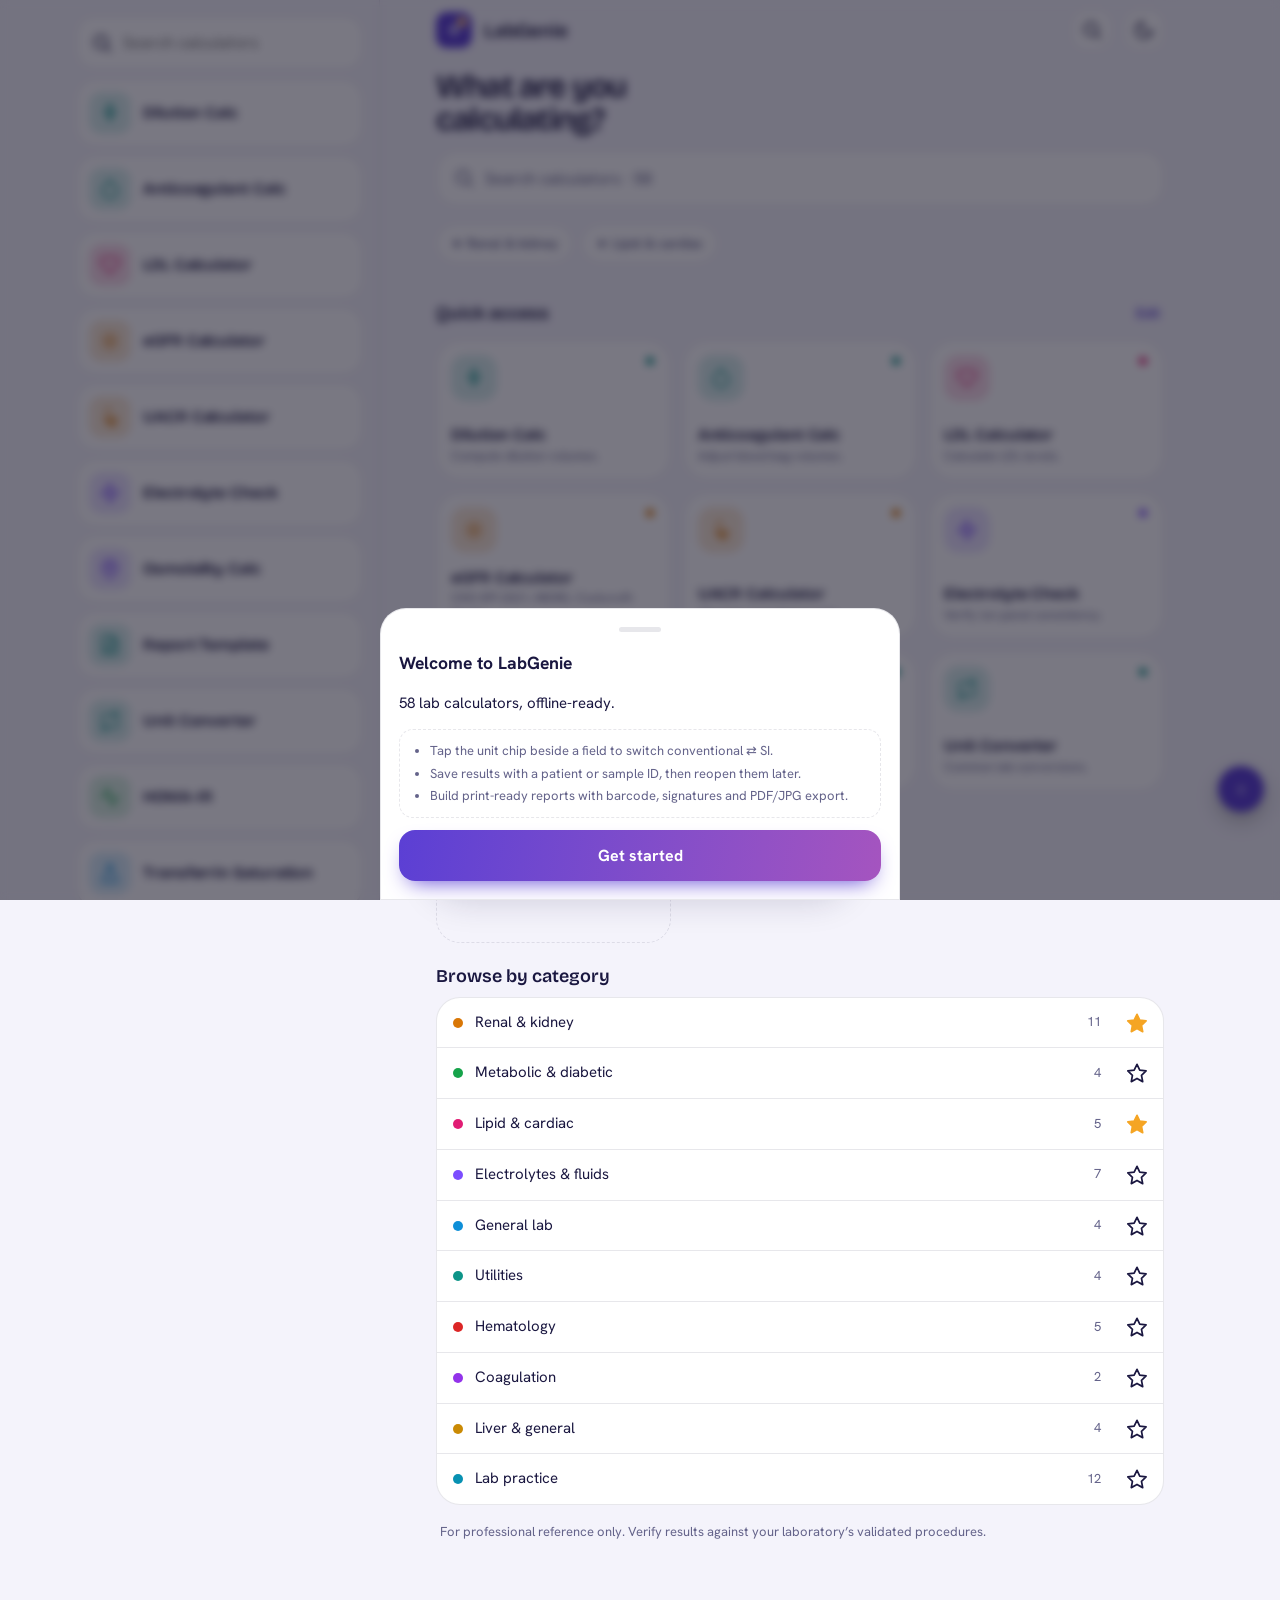
<file: indexold.html>
<!doctype html>
<html lang="en">
<head>
<meta charset="utf-8">
<meta name="viewport" content="width=device-width,initial-scale=1,viewport-fit=cover">
<link rel="manifest" href="manifest.json">
<meta name="theme-color" id="tc" content="#f4f3fb">
<meta name="apple-mobile-web-app-capable" content="yes">
<meta name="apple-mobile-web-app-status-bar-style" content="black-translucent">
<link rel="apple-touch-icon" href="icons/icon-192.png">
<title>LabGenie</title>
<link rel="preconnect" href="https://fonts.googleapis.com"><link rel="preconnect" href="https://fonts.gstatic.com" crossorigin>
<link href="https://fonts.googleapis.com/css2?family=Bricolage+Grotesque:opsz,wght@12..96,500..700&family=Hanken+Grotesk:wght@400;500;600;700&display=swap" rel="stylesheet">
<script>try{var t=JSON.parse(localStorage.getItem('lg.th')||'"auto"');document.documentElement.dataset.e=t=='dark'||(t=='auto'&&matchMedia('(prefers-color-scheme:dark)').matches)?'dark':'light'}catch(e){}</script>
<style>
:root{--bg:#f4f3fb;--sf:#fff;--ink:#1a1740;--mut:#64638a;--ln:rgba(26,23,64,.1);--pr:#5b3fd4;--pt:#e9e4ff;--ro:#17143a;--ok:#2fc46b;--warn:#f5a524;--bad:#f0506e;--info:#4aa8ff;--f1:'Bricolage Grotesque',system-ui,sans-serif;--f2:'Hanken Grotesk',system-ui,-apple-system,sans-serif}
:root[data-e=dark]{--bg:#0e0d20;--sf:#181633;--ink:#ecebfa;--mut:#9d9bc4;--ln:rgba(255,255,255,.1);--pt:#2b2668;--ro:#0a0918;--pr:#8f78ff}
:root[data-e=dark] .ro{box-shadow:0 18px 38px -18px color-mix(in srgb,var(--st) 55%,transparent),inset 0 1px 0 rgba(255,255,255,.08)}
*{box-sizing:border-box;-webkit-tap-highlight-color:transparent}
body{margin:0;background:var(--bg);color:var(--ink);font:400 15px/1.45 var(--f2);-webkit-font-smoothing:antialiased}
body.pro{font-size:13.8px}body.pro .card{min-height:112px;padding:11px}body.pro .fc{padding:12px;gap:10px}
#app{max-width:760px;margin:auto;min-height:100dvh;padding-bottom:calc(104px + env(safe-area-inset-bottom))}
@media(min-width:900px){#shell{max-width:1160px;margin:auto;display:grid;grid-template-columns:320px 1fr;gap:0;align-items:start}#side{position:sticky;top:0;height:100dvh;overflow-y:auto;border-right:1px solid var(--ln);padding:10px 0 90px}#app{max-width:760px;width:100%}}
#side:empty{display:none}
button,input,select,textarea{font:inherit;color:inherit}button{cursor:pointer;border:0;background:none}
svg{width:22px;height:22px;fill:none;stroke:currentColor;stroke-width:1.9;stroke-linecap:round;stroke-linejoin:round;flex:none}
:focus-visible{outline:2.5px solid var(--pr);outline-offset:2px}
.bar{position:sticky;top:0;z-index:10;display:flex;align-items:center;gap:12px;padding:calc(env(safe-area-inset-top) + 10px) 16px 10px;background:color-mix(in srgb,var(--bg) 85%,transparent);backdrop-filter:blur(14px);-webkit-backdrop-filter:blur(14px)}
.bar h1{margin:0;font:600 19px var(--f1);letter-spacing:-.01em;flex:1;min-width:0;white-space:nowrap;overflow:hidden;text-overflow:ellipsis}
.logo{width:36px;height:36px;border-radius:11px;background:var(--pr);display:grid;place-items:center;position:relative;color:#fff}
.logo:after{content:"";position:absolute;top:5px;right:5px;width:8px;height:8px;border-radius:50%;background:#ffb454;border:1.5px solid var(--bg)}
.ib{width:40px;height:40px;border-radius:14px;background:var(--sf);border:1px solid var(--ln);display:grid;place-items:center}
.ib.on{color:#f5a524}.ib.on svg{fill:currentColor}
.hero{padding:10px 16px 6px}.hero h2{margin:0 0 14px;font:600 32px/1.04 var(--f1);letter-spacing:-.025em;max-width:11em}
.sb{width:100%;display:flex;align-items:center;gap:10px;padding:15px 16px;border-radius:20px;background:var(--sf);border:1px solid var(--ln);color:var(--mut);text-align:left;font-size:16px}
.sh{display:flex;align-items:center;justify-content:space-between;padding:22px 16px 10px}
.sh h3{margin:0;font:600 18px var(--f1)}.sh button{color:var(--pr);font-weight:600;font-size:14px;padding:6px 4px}
.grid{display:grid;grid-template-columns:repeat(2,1fr);gap:12px;padding:0 16px}
@media(min-width:600px){.grid{grid-template-columns:repeat(3,1fr)}}
.card{position:relative;display:flex;flex-direction:column;justify-content:space-between;gap:16px;min-height:140px;padding:14px;border-radius:24px;background:var(--sf);border:1px solid var(--ln);color:inherit;text-decoration:none;transition:transform .15s}
.card:active{transform:scale(.97)}
.lastc{margin:10px 16px 0;min-height:auto;flex-direction:row;align-items:center;justify-content:flex-start}
.ti{width:46px;height:46px;border-radius:15px;display:grid;place-items:center;background:color-mix(in srgb,var(--c) 16%,var(--sf));color:var(--c);flex:none}
.card b,.row b{display:block;font:600 16px/1.15 var(--f1);letter-spacing:-.005em}
small{display:block;color:var(--mut);font-size:12.5px;line-height:1.35;margin-top:3px}
.card .tag{position:absolute;top:16px;right:16px;width:8px;height:8px;border-radius:50%;background:var(--c)}
.card.ed{animation:wig .35s ease-in-out infinite alternate}.card .mn{display:none;position:absolute;top:8px;right:8px;width:26px;height:26px;border-radius:50%;background:var(--bad);color:#fff;place-items:center;font-weight:700}
.card.ed .mn{display:grid}.card.ed .tag{display:none}
@keyframes wig{from{transform:rotate(-.7deg)}to{transform:rotate(.7deg)}}
.add{border-style:dashed;background:transparent;align-items:center;justify-content:center;text-align:center;color:var(--mut)}
.chips{display:flex;gap:8px;overflow-x:auto;padding:4px 16px 12px;scrollbar-width:none;scroll-snap-type:x proximity}.chips::-webkit-scrollbar{display:none}
.chip{scroll-snap-align:start;white-space:nowrap;padding:9px 14px;border-radius:99px;background:var(--sf);border:1px solid var(--ln);font-weight:600;font-size:13.5px;color:var(--mut)}
.chip.on{background:var(--ink);color:var(--bg);border-color:var(--ink)}
.cats{margin:0 16px;background:var(--sf);border:1px solid var(--ln);border-radius:24px;overflow:hidden}
.cats .cr{display:flex;align-items:center;border-top:1px solid var(--ln)}.cats .cr:first-child{border-top:0}
.cats .cr>button:first-child{display:flex;align-items:center;gap:12px;flex:1;padding:14px 16px;text-align:left}
.cats .cr .ib{border:0;background:none;margin-right:6px}
.dot{width:10px;height:10px;border-radius:50%;background:var(--c)}.cats span{margin-left:auto;color:var(--mut);font-size:13px}
.lst{margin:0 16px;display:flex;flex-direction:column;gap:8px}
.row{display:flex;align-items:center;gap:12px;padding:12px;border-radius:20px;background:var(--sf);border:1px solid var(--ln);color:inherit;text-decoration:none}
.row.cur{border-color:var(--pr);background:var(--pt)}
.row>div:nth-child(2){flex:1;min-width:0}.row .ti{width:42px;height:42px;border-radius:13px}
.row .ib{width:36px;height:36px;border-radius:12px;border:0;background:none;color:var(--mut)}.row .ib.on{color:#f5a524}
.srch{margin:6px 16px 10px;display:flex;align-items:center;gap:10px;padding:0 14px;border-radius:18px;background:var(--sf);border:1.5px solid var(--ln)}
.srch:focus-within{border-color:var(--pr)}.srch input{flex:1;border:0;background:none;padding:14px 0;font-size:16px;outline:0;min-width:0}
.empty{padding:36px 24px;text-align:center;color:var(--mut)}
.tb{position:fixed;left:50%;bottom:calc(12px + env(safe-area-inset-bottom));transform:translateX(-50%);width:min(420px,calc(100% - 24px));height:66px;display:grid;grid-template-columns:repeat(4,1fr);padding:6px;border-radius:33px;background:color-mix(in srgb,var(--sf) 90%,transparent);backdrop-filter:blur(18px);-webkit-backdrop-filter:blur(18px);border:1px solid var(--ln);box-shadow:0 12px 34px rgba(26,23,64,.18);z-index:20}
.tb a{display:flex;flex-direction:column;align-items:center;justify-content:center;gap:1px;font-size:11px;font-weight:600;color:var(--mut);text-decoration:none;border-radius:26px}
.tb a.on{color:var(--pr);background:var(--pt)}body.kb .tb{display:none}
.ro{--st:var(--pr);position:relative;overflow:hidden;margin:12px 16px 0;padding:22px 18px 18px;border-radius:28px;color:var(--ink);border:1px solid color-mix(in srgb,var(--st) 32%,var(--ln));background:radial-gradient(130% 90% at 100% 0,color-mix(in srgb,var(--st) 22%,transparent),transparent 62%),radial-gradient(90% 70% at 0 100%,color-mix(in srgb,var(--info) 13%,transparent),transparent 65%),linear-gradient(165deg,var(--sf),var(--pt));box-shadow:0 18px 38px -18px color-mix(in srgb,var(--st) 62%,transparent),inset 0 1px 0 rgba(255,255,255,.55);transition:border-color .3s,box-shadow .3s}
.ro:before{content:"";position:absolute;inset:0 0 auto;height:5px;background:linear-gradient(90deg,var(--st),color-mix(in srgb,var(--st) 35%,#ff7ad9))}
.ro .l{display:flex;align-items:center;justify-content:space-between;gap:8px;color:var(--mut);font-size:13.5px;font-weight:600}
.big{font:600 54px/1 var(--f1);letter-spacing:-.035em;margin:12px 0 2px;font-variant-numeric:tabular-nums;word-break:break-all;background:linear-gradient(100deg,var(--ink) 25%,var(--st) 115%);-webkit-background-clip:text;background-clip:text;color:transparent}
.big small{display:inline;font:500 15px var(--f2);letter-spacing:0;color:var(--mut);margin-left:6px}
.big.e{background:none;color:color-mix(in srgb,var(--mut) 55%,transparent)}.err{color:var(--bad);font-weight:700;margin:12px 0 2px}
.pill{display:inline-block;padding:3px 10px;border-radius:99px;font-size:12px;font-weight:700;white-space:nowrap}
.p-g{color:color-mix(in srgb,var(--ok) 55%,var(--ink));background:color-mix(in srgb,var(--ok) 20%,transparent)}.p-y{color:color-mix(in srgb,var(--warn) 50%,var(--ink));background:color-mix(in srgb,var(--warn) 22%,transparent)}.p-r{color:color-mix(in srgb,var(--bad) 70%,var(--ink));background:color-mix(in srgb,var(--bad) 18%,transparent)}.p-b{color:color-mix(in srgb,var(--info) 55%,var(--ink));background:color-mix(in srgb,var(--info) 20%,transparent)}
.gw{position:relative;margin:16px 0 6px}.g{display:flex;height:9px;border-radius:5px;overflow:hidden}.g i{display:block;height:100%;opacity:.85;cursor:pointer}
.t-g{background:var(--ok)}.t-y{background:var(--warn)}.t-r{background:var(--bad)}.t-b{background:var(--info)}
.gw b{position:absolute;top:-4px;width:5px;height:17px;margin-left:-2.5px;border-radius:3px;background:var(--ink);box-shadow:0 0 0 2.5px var(--sf);transition:left .25s}
.gs{display:flex;justify-content:space-between;font-size:11.5px;color:var(--mut)}
.sg{display:grid;grid-template-columns:1fr 1fr;gap:8px;margin-top:14px}.sg>div{padding:10px 12px;border-radius:16px;background:color-mix(in srgb,var(--sf) 75%,transparent);border:1px solid var(--ln)}
.sg em{display:block;font-style:normal;font-size:11.5px;color:var(--mut)}.sg strong{font:600 19px var(--f1);font-variant-numeric:tabular-nums}.sg small{display:inline;color:var(--mut);margin-left:3px}.sg .pill{margin-top:4px;display:table}
.ac{display:flex;gap:8px;margin-top:14px}.ac button{flex:1;display:flex;align-items:center;justify-content:center;gap:6px;padding:11px 4px;border-radius:14px;background:color-mix(in srgb,var(--sf) 80%,transparent);border:1px solid var(--ln);color:var(--pr);font-size:13px;font-weight:700}.ac button:disabled{opacity:.35}.ac svg{width:17px;height:17px}
.fc.o{margin-top:6px}.fh h4{margin:0;font:600 17px var(--f1)}.fh p{margin:3px 0 0;color:var(--mut);font-size:13px}
.ub{display:flex;gap:8px;flex-wrap:wrap}.ub button,.pg button{flex:1;padding:11px 8px;border-radius:12px;border:1.5px solid var(--ln);background:var(--bg);font-weight:600;font-size:14px;color:var(--ink);transition:background .15s,color .15s,border-color .15s}
.ub .on,.pg .on{background:var(--pr);border-color:var(--pr);color:#fff}
.pg{display:grid;grid-template-columns:repeat(auto-fill,minmax(64px,1fr));gap:8px}.pg button{padding:9px 4px;font-size:13px}
.fd.ar{display:flex;gap:10px}.calc{flex:1;display:flex;align-items:center;justify-content:center;gap:8px;padding:14px;border-radius:16px;background:linear-gradient(100deg,var(--pr),color-mix(in srgb,var(--pr) 55%,#ff6ea6));color:#fff;font-weight:700;font-size:16px;box-shadow:0 10px 22px -10px var(--pr)}.calc:active{transform:scale(.98)}
.fd.ar .btn{display:grid;place-items:center;padding:0 16px}.fd.ar .btn svg{width:19px;height:19px}
.p2{display:grid;grid-template-columns:repeat(auto-fit,minmax(150px,1fr));gap:12px;margin-top:14px}
.pv{position:relative;padding:13px 14px;border-radius:20px;background:color-mix(in srgb,var(--sf) 78%,transparent);border:1.5px solid var(--ln)}
.pv em{display:block;font-style:normal;font-size:12.5px;font-weight:600;color:var(--mut);line-height:1.25}
.pv strong{display:block;font:600 32px/1.1 var(--f1);letter-spacing:-.02em;margin-top:6px;font-variant-numeric:tabular-nums;word-break:break-all}
.pv strong small{display:inline;font:500 13px var(--f2);letter-spacing:0;color:var(--mut);margin:0 0 0 5px}.pv .pill{margin-top:8px}
.pv.hl{border-color:color-mix(in srgb,var(--pr) 45%,transparent);background:color-mix(in srgb,var(--pr) 10%,var(--sf))}
.pv.rec{border-color:var(--ok);background:color-mix(in srgb,var(--ok) 14%,var(--sf))}
.pv .bd{position:absolute;top:-9px;right:12px;background:var(--ok);color:#fff;font-size:10px;font-weight:800;letter-spacing:.04em;text-transform:uppercase;padding:3px 9px;border-radius:99px}
.mix{height:10px;border-radius:6px;background:color-mix(in srgb,var(--info) 38%,transparent);overflow:hidden;margin:16px 0 6px}.mix i{display:block;height:100%;min-width:5px;background:var(--pr);border-radius:6px}
.bn{margin-top:14px;padding:13px 14px;border-radius:16px;font-weight:700;font-size:15px;line-height:1.35;text-align:center}.bn.sm{text-align:left;font-weight:600;font-size:14px}
.b-g{background:color-mix(in srgb,var(--ok) 18%,transparent);color:color-mix(in srgb,var(--ok) 55%,var(--ink))}.b-y{background:color-mix(in srgb,var(--warn) 22%,transparent);color:color-mix(in srgb,var(--warn) 50%,var(--ink))}.b-r{background:color-mix(in srgb,var(--bad) 17%,transparent);color:color-mix(in srgb,var(--bad) 70%,var(--ink))}.b-b{background:color-mix(in srgb,var(--info) 20%,transparent);color:color-mix(in srgb,var(--info) 55%,var(--ink))}
.nb,.nl{margin:12px 0 0;padding:11px 13px;border-radius:14px;background:color-mix(in srgb,var(--sf) 65%,transparent);border:1px dashed var(--ln);font-size:13px;color:var(--mut);line-height:1.5}.nl{padding-left:30px}.nl li+li{margin-top:3px}.nl b,.nb b{color:var(--ink)}.hx{color:var(--bad);font-weight:800}
.gp{margin-top:12px;padding:12px 14px;border-radius:18px;background:color-mix(in srgb,var(--sf) 78%,transparent);border:1px solid var(--ln)}.gp h5{margin:0 0 4px;font:600 13.5px var(--f1);color:var(--mut)}
.rw{display:flex;justify-content:space-between;align-items:center;gap:8px;padding:8px 0;border-top:1px solid var(--ln);font-size:14px}.gp h5+.rw{border-top:0}.rw>span{font-weight:600}.rw>div{display:flex;align-items:center;flex-wrap:wrap;justify-content:flex-end}.rw b{font:600 19px var(--f1);font-variant-numeric:tabular-nums}.rw i{font-style:normal;color:var(--mut);font-size:12px;margin:0 8px 0 4px}.gp p{margin:6px 0 0;color:var(--mut);font-size:12.5px;line-height:1.4}
.stg{margin-top:12px;display:grid;gap:3px}.stg div{display:grid;grid-template-columns:62px 62px 1fr;gap:8px;padding:7px 10px;border-radius:12px;font-size:12.5px;color:var(--mut)}.stg b{color:var(--ink)}.stg .on{background:color-mix(in srgb,var(--st) 20%,transparent);color:var(--ink);font-weight:700}
.sl{display:none;margin-bottom:12px;padding:7px 12px;border-radius:99px;background:color-mix(in srgb,var(--warn) 22%,transparent);color:color-mix(in srgb,var(--warn) 50%,var(--ink));font-size:12.5px;font-weight:700;text-align:center}
#rw.stale .sl{display:block}#rw.stale .ro>*:not(.sl){opacity:.38}#rw.stale .ac{pointer-events:none}
.cvm{display:flex;align-items:center;justify-content:center;gap:12px;flex-wrap:wrap}.cvc{flex:1;min-width:200px;display:flex;flex-direction:column;gap:8px}.cvc .in input{font-size:20px;font-weight:700;padding:16px 14px}
.swapb{width:46px;height:46px;border-radius:50%;background:var(--pt);color:var(--pr);display:grid;place-items:center;flex:none;transition:transform .25s}.swapb:active{transform:rotate(180deg)}
@media(max-width:600px){.cvm{flex-direction:column}.cvc{width:100%;min-width:0}.swapb svg{transform:rotate(90deg)}}
.fm{margin:12px 16px 0;padding:11px 14px;border-radius:16px;background:var(--pt);color:var(--pr);font-size:13.5px;font-weight:600;overflow-x:auto;white-space:nowrap}
.fc{margin:12px 16px;padding:16px;border-radius:24px;background:var(--sf);border:1px solid var(--ln);display:grid;grid-template-columns:repeat(2,minmax(0,1fr));gap:14px}
.fd{grid-column:span 2;min-width:0}.fd.h{grid-column:span 1}.fd[hidden]{display:none}
.fd label{display:block;margin-bottom:6px;font-size:13px;font-weight:600;color:var(--mut)}
.lb{display:flex;align-items:center;justify-content:space-between;gap:6px;margin-bottom:6px}.lb label{margin:0}
.ut{padding:3px 9px;border-radius:99px;background:var(--pt);color:var(--pr);font-size:11.5px;font-weight:700}
.in,select,textarea{display:flex;align-items:center;width:100%;background:var(--bg);border:1.5px solid transparent;border-radius:14px}
textarea{padding:12px;min-height:86px;resize:vertical}
.in:focus-within,select:focus,textarea:focus{border-color:var(--pr);outline:0}
.in input{flex:1;min-width:0;border:0;background:none;outline:0;padding:13px 14px;font-size:17px;font-weight:500}
.in span{padding-right:12px;color:var(--mut);font-size:12.5px;white-space:nowrap}
select{padding:13px 12px;font-size:16px;appearance:none;-webkit-appearance:none;background-image:linear-gradient(45deg,transparent 50%,var(--mut) 50%),linear-gradient(135deg,var(--mut) 50%,transparent 50%);background-position:calc(100% - 20px) 52%,calc(100% - 15px) 52%;background-size:5px 5px;background-repeat:no-repeat}
.nt{margin:0 20px 8px;color:var(--mut);font-size:13px}
.hi{margin:0 16px;padding:14px;border-radius:20px;background:var(--sf);border:1px solid var(--ln);display:flex;gap:10px;align-items:flex-start;margin-bottom:8px}.hi pre{flex:1;margin:0;font:inherit;font-size:13.5px;white-space:pre-wrap}.hi small{margin:0 0 4px}
.seg{display:flex;padding:4px;border-radius:16px;background:var(--bg);gap:4px}.seg button{flex:1;padding:10px;border-radius:12px;font-weight:600;font-size:14px;color:var(--mut)}.seg .on{background:var(--sf);color:var(--ink);box-shadow:0 1px 4px rgba(0,0,0,.12)}
.set{margin:0 16px 12px;padding:16px;border-radius:24px;background:var(--sf);border:1px solid var(--ln)}.set h4{margin:0 0 10px;font:600 15px var(--f1)}.set p{margin:0 0 8px;color:var(--mut);font-size:13.5px}
.btn{padding:11px 14px;border-radius:14px;background:var(--pt);color:var(--pr);font-weight:700;font-size:13.5px}.btn.d{background:color-mix(in srgb,var(--bad) 14%,transparent);color:var(--bad)}
.rr{padding:12px;border-radius:16px;background:var(--bg);display:grid;grid-template-columns:1fr 1fr 1fr 34px;gap:8px;margin-bottom:8px}.rr input{min-width:0;padding:10px;border-radius:10px;border:1.5px solid transparent;background:var(--sf);font-size:15px;outline:0}.rr input:focus{border-color:var(--pr)}.rr .w{grid-column:1/4}
.toast{position:fixed;left:50%;bottom:calc(92px + env(safe-area-inset-bottom));transform:translate(-50%,20px);opacity:0;background:var(--ink);color:var(--bg);padding:11px 18px;border-radius:99px;font-weight:600;font-size:14px;pointer-events:none;transition:.25s;z-index:30;white-space:nowrap;display:flex;align-items:center;gap:10px}.toast.on{opacity:1;transform:translate(-50%,0);pointer-events:auto}
.toast button{color:#ffb454;font-weight:800}
.wn{margin:8px 16px 0;display:grid;gap:6px}.wr{padding:10px 12px;border-radius:14px;background:color-mix(in srgb,var(--warn) 20%,var(--sf));border:1px solid var(--warn);font-size:13px;font-weight:600}.wr.cr{background:color-mix(in srgb,var(--bad) 18%,var(--sf));border-color:var(--bad);color:var(--bad)}
#ov,#lk,#rv{position:fixed;inset:0;background:rgba(12,10,28,.55);backdrop-filter:blur(4px);display:none;place-items:end center;z-index:50}#ov.on,#lk.on{display:grid}
.bs{width:min(520px,100%);max-height:88dvh;overflow-y:auto;background:var(--sf);border-radius:26px 26px 0 0;padding:18px;border:1px solid var(--ln)}
.grab{width:42px;height:5px;border-radius:99px;background:var(--ln);margin:0 auto 12px}
#rv.on{display:flex;flex-direction:column;background:rgba(12,10,28,.85)}
.rvt{display:flex;gap:8px;padding:12px 16px;background:var(--sf);border-bottom:1px solid var(--ln)}
.rvb{flex:1;overflow:auto;padding:16px;display:flex;justify-content:center}
.sw{display:flex;gap:8px}.sw button{width:32px;height:32px;border-radius:50%;border:2px solid transparent}.sw button.on{border-color:var(--ink)}
.ck{display:flex!important;align-items:center;gap:8px;cursor:pointer}
.fab{position:fixed;right:16px;bottom:calc(88px + env(safe-area-inset-bottom));width:46px;height:46px;border-radius:50%;background:var(--pr);color:#fff;display:grid;place-items:center;box-shadow:0 8px 20px rgba(0,0,0,.25);z-index:22}
#mcp{position:fixed;right:16px;bottom:calc(142px + env(safe-area-inset-bottom));width:240px;background:var(--sf);border:1px solid var(--ln);border-radius:20px;padding:12px;box-shadow:0 16px 36px rgba(0,0,0,.28);display:none;z-index:25}#mcp.on{display:block}
#mcd{background:var(--bg);padding:10px;border-radius:12px;text-align:right;font:700 20px var(--f1);margin-bottom:8px;overflow:hidden}
.mk{display:grid;grid-template-columns:repeat(4,1fr);gap:6px}.mk button{padding:10px;border-radius:10px;background:var(--bg);font-weight:700}
.v{animation:vin .22s ease-out}@keyframes vin{from{opacity:0;transform:translateY(10px)}}
#pr{display:none}
.sheet{font:13px/1.5 Arial,sans-serif;color:#000;background:#fff;padding:24px}.sheet h2{margin:0 0 4px;font-size:20px}.sheet table{width:100%;border-collapse:collapse;margin-top:14px}.sheet td,.sheet th{border-bottom:1px solid #bbb;padding:6px 4px;text-align:left}
@media print{#shell,#app,.tb,.toast,#ov,#rv,#lk,#mcp,.fab{display:none!important}#pr{display:block!important}body{background:#fff}}
@media(prefers-reduced-motion:reduce){*{animation:none!important;transition:none!important}}
</style>
</head>
<body>
<div id="shell">
  <aside id="side"></aside>
  <div id="app"><header class="bar" id="bar"></header><main id="v"></main></div>
</div>
<nav class="tb" id="tb"></nav>
<button class="fab" data-a="mc" aria-label="Mini calculator">±</button>
<div id="mcp"></div>
<div id="ov"></div>
<div id="rv"></div>
<div id="lk"></div>
<input type="file" id="imf" accept=".json" hidden>
<div class="toast" id="toast"></div>
<div id="pr"></div>

<script>
const $=s=>document.querySelector(s),ST={get(k,d){try{const v=localStorage.getItem('lg.'+k);return v==null?d:JSON.parse(v)}catch(e){return d}},set(k,v){try{localStorage.setItem('lg.'+k,JSON.stringify(v))}catch(e){}}};
const P={home:'<path d="M3 11l9-8 9 8M5 9.5V20h14V9.5"/>',grid:'<rect x="3" y="3" width="7" height="7" rx="2"/><rect x="14" y="3" width="7" height="7" rx="2"/><rect x="3" y="14" width="7" height="7" rx="2"/><rect x="14" y="14" width="7" height="7" rx="2"/>',hist:'<circle cx="12" cy="12" r="9"/><path d="M12 7v5l3 2"/>',more:'<circle cx="5" cy="12" r="1.3"/><circle cx="12" cy="12" r="1.3"/><circle cx="19" cy="12" r="1.3"/>',search:'<circle cx="11" cy="11" r="7"/><path d="m21 21-4.3-4.3"/>',star:'<path d="m12 2.5 3 6.3 6.9.9-5 4.8 1.3 6.9L12 18l-6.2 3.4L7 14.5 2 9.7l6.9-.9z"/>',back:'<path d="m15 18-6-6 6-6"/>',copy:'<rect x="9" y="9" width="12" height="12" rx="2"/><path d="M5 15H4a1 1 0 0 1-1-1V4a1 1 0 0 1 1-1h10a1 1 0 0 1 1 1v1"/>',save:'<path d="M19 21l-7-5-7 5V5a2 2 0 0 1 2-2h10a2 2 0 0 1 2 2z"/>',trash:'<path d="M3 6h18M8 6V4h8v2M6 6l1 14h10l1-14"/>',reset:'<path d="M3 12a9 9 0 1 0 3-6.7L3 8M3 3v5h5"/>',share:'<circle cx="18" cy="5" r="3"/><circle cx="6" cy="12" r="3"/><circle cx="18" cy="19" r="3"/><path d="m8.6 13.5 6.8 4M15.4 6.5l-6.8 4"/>',moon:'<path d="M21 12.8A9 9 0 1 1 11.2 3a7 7 0 0 0 9.8 9.8z"/>',plus:'<path d="M12 5v14M5 12h14"/>',print:'<path d="M6 9V3h12v6M6 18H4v-7h16v7h-2M7 14h10v7H7z"/>',
dil:'<path d="M10 2v7.3M14 9.3V2M12 12.3V21M15 15l-3 3-3-3M4.7 11.3h14.6"/>',drop:'<path d="M12 22a8 8 0 0 0 8-8c0-4.4-8-12-8-12S4 9.6 4 14a8 8 0 0 0 8 8z"/>',heart:'<path d="M19 14c1.5-1.5 3-3.2 3-5.5A5.5 5.5 0 0 0 16.5 3c-1.8 0-3 .5-4.500 2-1.500-1.500-2.700-2-4.500-2A5.500 5.500 0 0 0 2 8.500c0 2.300 1.500 4 3 5.500l7 7z"/>',gear:'<circle cx="12" cy="12" r="3"/><path d="M12 2v3M12 19v3M4.900 4.900 7 7M17 17l2.100 2.100M2 12h3M19 12h3M4.900 19.100 7 17M17 7l2.100-2.100"/>',uri:'<path d="M12 22a7 7 0 0 0 7-7c0-2-1-3-3-3s-3 1-3 3-1 3-3 3-3-1-3-3 1-3 3-3a7 7 0 0 0 7 7z"/><path d="M12 2 7.500 6.500"/>',bolt:'<path d="M13 2 3 14h9l-1 8 10-12h-9z"/>',pin:'<path d="M12 22s-8-4.500-8-11.800A8 8 0 0 1 12 2a8 8 0 0 1 8 8.200c0 7.300-8 11.800-8 11.800z"/><circle cx="12" cy="10" r="3"/>',file:'<path d="M14.500 2H6a2 2 0 0 0-2 2v16a2 2 0 0 0 2 2h12a2 2 0 0 0 2-2V7.500zM14 2v6h6M16 13H8M16 17H8"/>',swap:'<path d="m17 1 4 4-4 4M3 11.600V9a4 4 0 0 1 4-4h14M7 23l-4-4 4-4M21 12.400V15a4 4 0 0 1-4 4H3"/>',flask:'<path d="M9 3h6M10 3v6L4.500 19a2 2 0 0 0 1.800 3h11.400a2 2 0 0 0 1.800-3L14 9V3"/>',act:'<path d="M22 12h-4l-3 9L9 3l-3 9H2"/>'};
const ic=n=>`<svg viewBox="0 0 24 24">${P[n]}</svg>`;
const CAT={renal:['Renal & kidney','#d97706'],metabolic:['Metabolic & diabetic','#16a34a'],lipid:['Lipid & cardiac','#e11d74'],elec:['Electrolytes & fluids','#7c4dff'],gen:['General lab','#0e8fd8'],util:['Utilities','#0d9488']};
const n=(id,l,u,ph,o)=>({id,l,u,ph,...o}),s=(id,l,opts,o)=>({id,l,s:1,opts,...o}),Z=a=>a.map(([max,l,t])=>({max,l,t})),O=(l,v,u,d=1,z,sc,r)=>({l,v,u,d,z:z&&Z(z),sc,r}),W=(a,t)=>(a.n=t,a),I=Infinity;
const LZ=[[100,'Optimal','g'],[130,'Near optimal','g'],[160,'Borderline high','y'],[190,'High','r'],[I,'Very high','r']],GZ=[[15,'G5 · Failure','r'],[30,'G4 · Severe','r'],[45,'G3b · Moderate','y'],[60,'G3a · Mild–mod.','y'],[90,'G2 · Mildly low','g'],[I,'G1 · Normal','g']];
const lh=(a,b)=>[[a,'Low','y'],[b,'Normal','g'],[I,'High','y']];
const TYP={Calcium:'100–300 mg/24 h',Phosphate:'400–1300 mg/24 h','Uric acid':'250–750 mg/24 h',Sodium:'40–220 mmol/24 h',Potassium:'25–125 mmol/24 h',Chloride:'110–250 mmol/24 h'};
const T=[
{id:'dilution-calculator',t:'Dilution Calc',d:'Compute dilution volumes.',g:'util',i:'dil',k:'c1v1 diluent factor ratio',o:{init:1,b:'Calculate',
F:[{t:'p',id:'df',l:'Select Common Dilution (1:X)',o:[2,3,4,5,10,20,50,100,200,500]},{t:'n',id:'df',h:1,l:'Dilution Factor',ph:'e.g., 20',def:'2'},{t:'n',id:'tv',h:1,l:'Final Volume (µL)',ph:'e.g., 1000',def:'1000'}],
go:(v,st)=>{const f=parseFloat(v.df);if(f>=2)st.cd=f;const df=f||st.cd||2;if(df<2)return{err:'Dilution factor must be 2 or greater.'};const tv=v.tv||0,sm=tv/df,dl=tv-sm;
return{st:null,tx:`1:${df} dilution, final volume ${fm(tv,2)} µL\nSample volume (serum/plasma): ${fm(sm,2)} µL\nDiluent volume (normal saline): ${fm(dl,2)} µL`,
html:hd('Dilution 1 : '+df,`<span class="pill p-b">Final ${fm(tv,2)} µL</span>`)+pr2(tl('Sample Volume (Serum/Plasma)',fm(sm,2),'µL',{c:'hl'}),tl('Diluent Volume (Normal Saline)',fm(dl,2),'µL'))+`<div class="mix"><i style="width:${100/df}%"></i></div><div class="gs"><span>Sample · 1 part</span><span>Diluent · ${df-1} part${df-1>1?'s':''}</span></div>`+nl(['All volumes are in microliters (µL).','Minimum dilution factor is 1:2.','Results are rounded to 2 decimal places.','Press <b>Enter</b> in fields to calculate.'])}}}},
{id:'anticoagulant-calculator',t:'Anticoagulant Calc',d:'Adjust blood bag volumes.',g:'util',i:'drop',k:'cpda blood bag donation',o:{init:1,auto:1,
F:[{t:'h',l:'Standard Bag Parameters',s:'Based on a standard 450 ml blood bag containing 63 ml of anticoagulant.'},{t:'n',id:'vol',l:'Target Blood Collection Volume (ml)',ph:'e.g., 300',def:'450'}],
go:v=>{const tv=v.vol||0,rq=tv*(63/450),rm=63-rq;let g,k,sc;
if(tv<=0){g='Please enter a target blood volume to see the guidance.';k='b';sc=null}
else if(rm<-.1){g='Warning: Target volume exceeds the standard 450 ml. The standard anticoagulant amount is insufficient.';k='r';sc='r'}
else if(rm<.1){g='No adjustment needed. The standard anticoagulant volume is correct for this blood volume.';k='g';sc='g'}
else{g=`For a collection of ${tv} ml, first remove ${rm.toFixed(1)} ml of anticoagulant from the bag (Only if the bag contain 63 ml).`;k='y';sc='y'}
const a=Math.max(0,rq),b=Math.max(0,rm);
return{st:sc,tx:`Target blood volume: ${tv} ml\nRequired anticoagulant: ${fm(a,1)} ml\nAnticoagulant to remove: ${fm(b,1)} ml\n${g}`,
html:hd('Results & Guidance')+pr2(tl('Required Anticoagulant for Target Volume',fm(a,1),'ml'),tl('Anticoagulant to REMOVE from Bag',fm(b,1),'ml',{c:b>=.1?'hl':''}))+bn(k+' sm',g)+nl(['The standard ratio is 14 ml of anticoagulant per 100 ml of blood.','This tool calculates how much anticoagulant to remove for partial draws.'])}}}},
{id:'LDL-calculator',t:'LDL Calculator',d:'Calculate LDL levels.',g:'lipid',i:'heart',k:'cholesterol friedewald hdl triglycerides lipid',o:{b:'Calculate LDL',
F:[{t:'h',l:'Lipid Panel Inputs'},{t:'n',id:'tc',l:'Total Cholesterol (mg/dL)',ph:'e.g., 200'},{t:'n',id:'hdl',l:'HDL Cholesterol (mg/dL)',ph:'e.g., 50'},{t:'n',id:'tg',l:'Triglycerides (mg/dL)',ph:'e.g., 150'}],
go:v=>{const{tc,hdl,tg}=v;if(tc==null||hdl==null||tg==null||tc<=0||hdl<=0||tg<=0)return{err:'Please enter valid, positive numbers for all fields.'};if(tc<hdl)return{err:'Total Cholesterol cannot be less than HDL Cholesterol.'};
const nh=tc-hdl,fr=nh-tg/5,al=nh*.75,hi=tg>=400;
return{st:null,tx:`LDL (Friedewald): ${fm(fr,1)} mg/dL\nLDL (Alternative, high TG): ${fm(al,1)} mg/dL\nRecommended: ${hi?'Alternative formula':'Friedewald formula'}`,
html:hd('LDL Cholesterol')+pr2(tl('LDL (Friedewald Formula)',fm(fr,1),'mg/dL',{c:hi?'':'rec',b:hi?'':'Recommended'}),tl('LDL (Alternative Formula for High TG)',fm(al,1),'mg/dL',{c:hi?'rec':'',b:hi?'Recommended':''}))+nb(hi?'Triglycerides are 400 mg/dL or higher, making the Friedewald formula unreliable. The alternative calculation is recommended.':'Triglycerides are below 400 mg/dL, so the Friedewald formula is the recommended method for estimation.')}}}},
{id:'egfr-calculator',t:'eGFR (MDRD)',d:'Estimate kidney function.',g:'renal',i:'gear',k:'gfr mdrd bsa ckd creatinine body surface',o:{b:'Calculate eGFR',
F:[{t:'h',l:'Patient Data'},{t:'n',id:'scr',l:'Serum Creatinine (mg/dL)',ph:'e.g., 1.2'},{t:'n',id:'age',l:'Age (Years)',ph:'e.g., 55'},{t:'b',id:'sx',l:'Sex',o:[['male','Male'],['female','Female']]},{t:'b',id:'rc',l:'Race',o:[['nonblack','Non-Black'],['black','Black']]}],
go:v=>{const{scr,age,sx,rc}=v;if(scr==null||age==null||scr<=0||age<=0)return{err:'Please enter valid, positive numbers for Creatinine and Age.'};
let g=175*Math.pow(scr,-1.154)*Math.pow(age,-.203);if(sx=='female')g*=.742;if(rc=='black')g*=1.212;
const s=g>=90?[0,'CKD Stage 1','g']:g>=60?[1,'CKD Stage 2','g']:g>=45?[2,'CKD Stage 3a','y']:g>=30?[3,'CKD Stage 3b','y']:g>=15?[4,'CKD Stage 4','r']:[5,'CKD Stage 5','r'];
const R=[['Stage 1','≥ 90','Normal or high GFR'],['Stage 2','60 – 89','Mildly decreased GFR'],['Stage 3a','45 – 59','Mild-moderately decreased'],['Stage 3b','30 – 44','Moderate-severely decreased'],['Stage 4','15 – 29','Severely decreased GFR'],['Stage 5','&lt; 15','Kidney failure']];
return{st:s[2],tx:`Estimated GFR (MDRD): ${fm(g,0)} mL/min/1.73 m²\n${s[1]}`,
html:hd('Estimated GFR (MDRD)')+big(fm(g,0),'mL/min/1.73 m²')+gauge({sc:[0,120],z:Z([[15,'Stage 5','r'],[30,'Stage 4','r'],[45,'Stage 3b','y'],[60,'Stage 3a','y'],[90,'Stage 2','g'],[I,'Stage 1','g']]),v:g})+bn(s[2],s[1])+`<div class="stg">${R.map((r,i)=>`<div class="${i==s[0]?'on':''}"><b>${r[0]}</b><span>${r[1]}</span><span>${r[2]}</span></div>`).join('')}</div>`+nb('<b>Note:</b> This calculator uses the original MDRD formula, which includes a race-based variable. Modern guidelines often recommend the CKD-EPI 2021 equation, which omits race.')}}}},
{id:'uacr-calculator',t:'UACR Calculator',d:'Albumin / creatinine ratio.',g:'renal',i:'uri',k:'microalbumin macr albumin creatinine ratio urine',o:{b:'Calculate UACR',
F:[{t:'h',l:'Urine Sample Values'},{t:'n',id:'al',l:'Urine Albumin (mg/L)',ph:'e.g., 15'},{t:'b',id:'u',l:'Select Unit for Urine Creatinine',o:[['mg/dL','mg/dL'],['mmol/L','mmol/L']]},{t:'n',id:'cr',l:v=>`Urine Creatinine (${v.u})`,ph:v=>v.u=='mg/dL'?'e.g., 120':'e.g., 10.6'}],
go:v=>{let{al,cr,u}=v;if(al==null||cr==null)return{err:'Please fill in all required fields.'};if(u=='mmol/L')cr*=113.12/10;const cg=cr/100;if(cg<=0)return{err:'Urine creatinine must be a positive value.'};
const r=al/cg,k=r<30?0:r<=300?1:2,L=['Normal to Mildly Increased','Moderately Increased','Severely Increased'],T=['g','y','r'];
return{st:T[k],tx:`Albumin/Creatinine Ratio (UACR): ${fm(r,2)} mg/g\n${L[k]}`,
html:hd('Albumin/Creatinine Ratio (UACR)')+big(fm(r,2),'mg/g')+gauge({sc:[0,400],z:Z([[30,L[0],'g'],[300,L[1],'y'],[I,L[2],'r']]),v:r})+bn(T[k],L[k])+`<ul class="nl"><li style="list-style:none;margin-left:-16px"><b>KDIGO Categories for Albuminuria</b></li>${[['&lt; 30 mg/g','Normal to Mildly Increased'],['30 - 300 mg/g','Moderately Increased'],['&gt; 300 mg/g','Severely Increased']].map((x,i)=>i==k?`<li><b>${x[0]}: ${x[1]}</b></li>`:`<li>${x[0]}: ${x[1]}</li>`).join('')}</ul>`}}}},
{id:'electrolyte-verification',t:'Electrolyte Check',d:'Verify ion panel consistency.',g:'elec',i:'bolt',k:'tco2 anion gap sodium potassium chloride bicarbonate balance',o:{b:'Verify Electrolytes',
F:[{t:'h',l:'Patient Values'},{t:'n',id:'na',h:1,l:'Na⁺ (mmol/L)'},{t:'n',id:'k',h:1,l:'K⁺ (mmol/L)'},{t:'n',id:'cl',h:1,l:'Cl⁻ (mmol/L)'},{t:'n',id:'hco3',h:1,l:'HCO₃⁻ (Optional)'},{t:'n',id:'co2',l:'Total CO₂ (Optional)'},{t:'n',id:'glucose',h:1,l:'Glucose (Optional) mmol/L'},{t:'n',id:'albumin',h:1,l:'Albumin (Optional) g/dL'}],
go:v=>{const V={};for(const k in v)V[k]=v[k]||null;if(!V.na||!V.k||!V.cl)return{err:'Please enter required values: Na⁺, K⁺, and Cl⁻.'};
let hc=V.hco3,est=false;if(hc==null){hc=V.na-V.cl-12;est=true}
const eco=hc+2,cna=V.glucose?V.na+2.4*((V.glucose-5.5)/5.5):null,ag=V.na-(V.cl+hc),cag=V.albumin?ag+2.5*(4.4-V.albumin):null,nd=V.na-V.cl;
const sz=(x,lo,hi)=>x<lo?{l:'LOW',t:'y'}:x>hi?{l:'HIGH',t:'r'}:{l:'NORMAL',t:'g'},za=sz(cag??ag,8,16),f=x=>fm(x,1);
let calc='';if(est)calc+=rowx('Estimated HCO₃⁻',f(hc),'mmol/L');if(!V.co2)calc+=rowx('Estimated Total CO₂',f(eco),'mmol/L');if(cna!=null)calc+=rowx('Corrected Sodium',f(cna),'mmol/L');
return{st:za.t,tx:`Anion gap: ${f(ag)} mmol/L (${sz(ag,8,16).l})`+(cag!=null?`\nAlbumin-corrected AG: ${f(cag)} mmol/L (${sz(cag,8,16).l})`:'')+`\nNa-Cl differential: ${f(nd)} mmol/L (${sz(nd,32,40).l})`+(est?`\nEstimated HCO3: ${f(hc)} mmol/L`:'')+(cna!=null?`\nCorrected Na: ${f(cna)} mmol/L`:''),
html:hd('Anion Gap (AG)',pill(sz(ag,8,16)))+big(f(ag),'mmol/L')+gauge({sc:[0,32],z:Z([[8,'Low','y'],[16,'Normal','g'],[I,'High','r']]),v:ag})+`<div class="gs" style="margin-top:8px;font-size:12.5px;display:block">Normal Range: 8-16 mmol/L.</div>`+(est?bn('y sm','HCO₃⁻ was not entered, so it is estimated as Na − Cl − 12 and the anion gap will always read 12. Enter a measured HCO₃⁻ for a meaningful anion gap.'):'')
+(cag!=null?grp('Anion Gap Analysis',rowx('Albumin-Corrected AG',f(cag),'mmol/L',sz(cag,8,16)),'Albumin-corrected AG is the recommended value for interpretation. Normal: 8-16 mmol/L.'):'')
+(calc?grp('Calculated Values',calc):'')+grp('Electrolyte Balance Checks',rowx('Sodium-Chloride Differential',f(nd),'mmol/L',sz(nd,32,40)),'A normal Na-Cl difference is typically 32-40 mmol/L.')}}}},
{id:'osmolality-calculator',t:'Osmolality Calc',d:'Calculate osmolal gap.',g:'elec',i:'pin',k:'serum osmolarity gap tonicity',o:{b:'Calculate',
F:[{t:'h',l:'Analyte Values'},{t:'b',id:'u',l:'Select Units for Glucose & Urea',o:[['mmol/L','mmol/L'],['mg/dL','mg/dL']]},{t:'n',id:'na',l:'Sodium (Na⁺)',ph:'mmol/L'},{t:'n',id:'gl',l:v=>`Glucose (${v.u})`,ph:v=>v.u=='mmol/L'?'e.g., 5.5':'e.g., 100'},{t:'n',id:'ur',l:v=>v.u=='mmol/L'?'Urea (mmol/L)':'Blood Urea Nitrogen (BUN) (mg/dL)',ph:v=>v.u=='mmol/L'?'e.g., 5':'e.g., 15'},{t:'n',id:'ms',l:'Measured Osmolality (Optional)',ph:'mOsm/kg'}],
go:v=>{let{na,gl,ur,ms,u}=v;if(na==null||gl==null||ur==null)return{err:'Please fill in all required fields (Na, Glucose, Urea).'};if(u=='mg/dL'){gl/=18;ur/=2.8}
const c=2*na+gl+ur,gap=ms!=null&&ms>0?ms-c:null,hi=gap!=null&&gap>15;
return{st:gap==null?null:hi?'r':'g',tx:`Calculated osmolality: ${fm(c,1)} mOsm/kg`+(gap!=null?`\nOsmolal gap: ${fm(gap,1)} mOsm/kg (${hi?'HIGH':'normal'})`:''),
html:hd('Calculated Osmolality')+big(fm(c,1),'mOsm/kg')+(gap!=null?pr2(tl('Osmolal Gap',fm(gap,1),'mOsm/kg',{p:pill({l:hi?'HIGH':'Normal',t:hi?'r':'g'})})):'')
+nb(gap==null?'A normal osmolal gap is typically &lt; 10-15. Enter a measured osmolality to calculate the gap.':hi?`An osmolal gap of <span class="hx">${fm(gap,1)}</span> is considered HIGH. This suggests the presence of unmeasured, osmotically active substances (e.g., ethanol, methanol, ethylene glycol).`:`An osmolal gap of ${fm(gap,1)} is within the normal range (&lt;15).`)}}}},
{id:'manual-report-template',t:'Report Template',d:'Printable manual reports.',g:'util',i:'file',k:'print patient result sheet',x:'rep'},
{id:'unit-conversion',t:'Unit Converter',d:'Common lab conversions.',g:'util',i:'swap',k:'glucose fluid mmol mg/dl creatinine hba1c convert',x:'cv'},
{id:'homa-ir',t:'HOMA-IR',d:'Insulin resistance index.',g:'metabolic',i:'act',k:'insulin glucose resistance',f:'(Insulin × Glucose mg/dL) ÷ 405',F:[n('ins','Fasting insulin','µIU/mL','8.5'),s('gu','Glucose unit',[['1','mg/dL'],['18','mmol/L']],{h:1}),n('gl','Fasting glucose','','90',{h:1})],
c:v=>{if(v.ins==null||v.gl==null)return;return[O('HOMA-IR',v.ins*v.gl*+v.gu/405,'',2,[[1,'Optimal','g'],[2,'Normal','g'],[3,'Early resistance','y'],[I,'Resistant','r']],[0,5],'< 1.0 optimal, > 2.9 high')]}},
{id:'transferrin-saturation',t:'Transferrin Saturation',d:'Iron status evaluation.',g:'gen',i:'flask',k:'tsat iron tibc',f:'(Serum iron ÷ TIBC) × 100',F:[n('fe','Serum iron','µg/dL','90',{h:1}),n('tb','TIBC','µg/dL','300',{h:1})],
c:v=>{if(v.fe==null||v.tb==null)return;if(v.tb<=0)return{err:'TIBC must be above 0'};return[O('Saturation',v.fe/v.tb*100,'%',1,lh(20,50.01),[0,80],'20–50 %'),O('UIBC',v.tb-v.fe,'µg/dL',0)]}},
{id:'protein-creatinine-ratio',t:'Protein/Creatinine',d:'Proteinuria screening.',g:'renal',i:'uri',k:'pcr urine protein',f:'Urine protein ÷ Urine creatinine',F:[n('p','Urinary protein','mg/dL','10',{h:1}),n('c','Urinary creatinine','mg/dL','100',{h:1})],
c:v=>{if(v.p==null||v.c==null)return;if(v.c<=0)return{err:'Creatinine must be above 0'};const r=v.p/v.c;return[O('PCR',r,'mg/mg',2,[[.2,'Normal','g'],[.5,'Increased','y'],[I,'Severe','r']],[0,1],'< 0.2 mg/mg'),O('Same ratio',r*1000,'mg/g',0)]}},
{id:'creatinine-clearance',t:'Creatinine Clearance',d:'Timed urine clearance.',g:'renal',i:'hist',k:'ccr 24 hour urine',f:'(U.Creat × Volume) ÷ (S.Creat × minutes)',F:[n('uc','Urine creatinine','mg/dL','100',{h:1}),n('sc','Serum creatinine','mg/dL','1.0',{h:1}),n('vo','Urine volume','mL','1500',{h:1}),n('hr','Collection time','hours','',{h:1,def:'24'})],
c:(v,S)=>{if(v.uc==null||v.sc==null||v.vo==null||v.hr==null)return;if(v.sc<=0||v.hr<=0)return{err:'Serum creatinine and time must be above 0'};const r=v.uc*v.vo/(v.sc*v.hr*60);S.ccr=r;return[O('Clearance',r,'mL/min',1,[[30,'Severely low','r'],[60,'Moderately low','y'],[90,'Mildly low','y'],[120.01,'Normal','g'],[I,'High','b']],[0,160],'90–120 mL/min')]}},
{id:'urinary-ca-po4-ua',t:'Urinary Ca / PO₄ / UA',d:'Total excretion per sample.',g:'renal',i:'flask',k:'calcium phosphate uric acid urine',f:'(Result × Volume) ÷ 100',F:[s('an','Analyte',[['Calcium','Calcium'],['Phosphate','Phosphate'],['Uric acid','Uric acid']]),n('m','Machine result','mg/dL','15',{h:1}),n('vo','Urine volume','mL','1500',{h:1})],
c:v=>{if(v.m==null||v.vo==null)return;return W([O(v.an+' in total volume',v.m*v.vo/100,'mg',1,null,null,TYP[v.an])],'Typical adult 24 h range: '+TYP[v.an]+'. Applies to a full 24 h collection.')}},
{id:'urinary-electrolytes',t:'Urinary Electrolytes',d:'Excretion per sample.',g:'elec',i:'bolt',k:'sodium potassium chloride urine excretion',f:'(Result × Volume) ÷ 1000',F:[s('an','Analyte',[['Sodium','Sodium'],['Potassium','Potassium'],['Chloride','Chloride']]),n('m','Machine result','mmol/L','40',{h:1}),n('vo','Urine volume','mL','1500',{h:1})],
c:v=>{if(v.m==null||v.vo==null)return;return W([O(v.an+' in total volume',v.m*v.vo/1000,'mmol',1)],'Typical adult 24 h range: '+TYP[v.an]+'. Applies to a full 24 h collection.')}},
{id:'urine-osmolarity',t:'Urine Osmolarity',d:'Estimate urine concentration.',g:'elec',i:'pin',k:'urine osmolality sodium potassium urea',f:'1.86 × (U.Na + U.K) + U.Urea/6',F:[n('na','Urine Na','mEq/L','80',{h:1}),n('k','Urine K','mEq/L','30',{h:1}),n('ur','Urine urea','mg/dL','300')],
c:v=>{if(v.na==null||v.k==null||v.ur==null)return;return[O('Urine osmolarity',1.86*(v.na+v.k)+v.ur/6,'mOsm/kg',1,lh(500,850.01),[0,1200],'500–850')]}},
{id:'urine-protein-24h',t:'24 h Urine Protein',d:'Daily protein excretion.',g:'renal',i:'uri',k:'total protein urine daily',f:'(Result × Volume) ÷ 100,000',F:[n('m','Machine result','mg/dL','15',{h:1}),n('vo','24 h volume','mL','1800',{h:1})],
c:v=>{if(v.m==null||v.vo==null)return;const g=v.m*v.vo/1e5;return[O('Protein excretion',g,'g/24 h',2,[[.15,'Normal','g'],[3.5,'Proteinuria','y'],[I,'Nephrotic range','r']],[0,5],'< 0.15 g/24 h'),O('Same value',g*1000,'mg/24 h',0)]}},
{id:'urine-albumin-24h',t:'24 h Urine Albumin',d:'Daily albumin excretion.',g:'renal',i:'uri',k:'albumin microalbuminuria',f:'Albumin (mg/L) × Volume (mL) ÷ 1000',F:[n('m','Urine albumin','mg/L','20',{h:1}),n('vo','24 h volume','mL','1500',{h:1})],
c:v=>{if(v.m==null||v.vo==null)return;return[O('Albumin excretion',v.m*v.vo/1000,'mg/24 h',1,[[30,'Normal','g'],[300,'Microalbuminuria','y'],[I,'Macroalbuminuria','r']],[0,400],'< 30 mg/24 h')]}},
{id:'globulin-ag-ratio',t:'Globulin & A:G Ratio',d:'Protein panel assessment.',g:'gen',i:'act',k:'albumin total protein globulin liver',f:'Globulin = TP − Albumin;  A:G = Albumin ÷ Globulin',F:[n('tp','Total protein','g/dL','7.2',{h:1}),n('al','Albumin','g/dL','4.2',{h:1})],
c:v=>{if(v.tp==null||v.al==null)return;const g=v.tp-v.al;if(g<=0)return{err:'Albumin must be lower than total protein'};return[O('A:G ratio',v.al/g,'',2,lh(1.1,2.51),[0,3.5],'1.1–2.5'),O('Globulin',g,'g/dL',2)]}},
{id:'bun-calculator',t:'BUN',d:'Urea to BUN conversion.',g:'renal',i:'gear',k:'blood urea nitrogen',f:'BUN = Urea ÷ 2.14',F:[n('ur','Serum urea','mg/dL','30',{h:1}),n('cr','Creatinine (optional)','mg/dL','1.0',{h:1})],
c:v=>{if(v.ur==null)return;const b=v.ur/2.14,r=[O('BUN',b,'mg/dL',1,lh(7,20.01),[0,60],'7–20 mg/dL'),O('Urea',v.ur*.1665,'mmol/L',2)];if(v.cr>0)r.push(O('BUN : creatinine',b/v.cr,'',1,lh(10,20.01),[0,40],'10–20'));return r}},
{id:'ghb-hba1c',t:'GHb / HbA1c',d:'Glycated haemoglobin.',g:'metabolic',i:'drop',k:'a1c glycated hemoglobin eag',f:'GHb = HbA1c × 1.76',F:[n('a','HbA1c','%','6.5')],
c:v=>{if(v.a==null)return;return[O('GHb',v.a*1.76,'%',2),O('HbA1c status',v.a,'%',1,[[5.7,'Normal','g'],[6.5,'Prediabetes','y'],[I,'Diabetes range','r']],[4,12]),O('Avg glucose (eAG)',28.7*v.a-46.7,'mg/dL',0),O('IFCC',(v.a-2.15)*10.929,'mmol/mol',0)]}},
{id:'psa-ratio',t:'PSA Ratio',d:'Free / total PSA.',g:'gen',i:'act',k:'prostate free total psa',f:'(Free PSA ÷ Total PSA) × 100',F:[n('fp','Free PSA','ng/mL','0.8',{h:1}),n('tp','Total PSA','ng/mL','4.0',{h:1})],
c:v=>{if(v.fp==null||v.tp==null)return;if(v.tp<=0)return{err:'Total PSA must be above 0'};return W([O('Free / total',v.fp/v.tp*100,'%',1,[[10,'Higher risk','r'],[25,'Intermediate','y'],[I,'Lower risk','g']],[0,50],'> 25 % lower risk')],'Most useful when total PSA is 4–10 ng/mL.')}}];
const CONV={
volume:{name:'Volume',baseUnit:'l',units:{'l':{name:'Liters (L)',factor:1},'ml':{name:'Milliliters (mL)',factor:1e-3},'µl':{name:'Microliters (µL)',factor:1e-6},'dl':{name:'Deciliters (dL)',factor:.1}}},
concentration:{name:'Concentration (Molarity)',baseUnit:'m',units:{'m':{name:'Molar (M)',factor:1},'mm':{name:'Millimolar (mM)',factor:1e-3},'µm':{name:'Micromolar (µM)',factor:1e-6},'nm':{name:'Nanomolar (nM)',factor:1e-9}}},
mass:{name:'Mass',baseUnit:'g',units:{'kg':{name:'Kilograms (kg)',factor:1e3},'g':{name:'Grams (g)',factor:1},'mg':{name:'Milligrams (mg)',factor:1e-3},'µg':{name:'Micrograms (µg)',factor:1e-6},'ng':{name:'Nanograms (ng)',factor:1e-9}}},
glucose:{name:'🩸 Glucose (Blood Sugar)',units:{'mgdl':{name:'mg/dL'},'mmoll':{name:'mmol/L'}},convert:(v,f,t)=>f===t?v:f==='mgdl'&&t==='mmoll'?v/18.018:f==='mmoll'&&t==='mgdl'?v*18.018:v},
cholesterol:{name:'💊 Cholesterol (Total/LDL/HDL)',units:{'mgdl':{name:'mg/dL'},'mmoll':{name:'mmol/L'}},convert:(v,f,t)=>f===t?v:f==='mgdl'&&t==='mmoll'?v/38.67:f==='mmoll'&&t==='mgdl'?v*38.67:v},
triglycerides:{name:'🫀 Triglycerides',units:{'mgdl':{name:'mg/dL'},'mmoll':{name:'mmol/L'}},convert:(v,f,t)=>f===t?v:f==='mgdl'&&t==='mmoll'?v/88.57:f==='mmoll'&&t==='mgdl'?v*88.57:v},
creatinine:{name:'🫘 Creatinine (Kidney Function)',units:{'mgdl':{name:'mg/dL'},'µmoll':{name:'µmol/L'}},convert:(v,f,t)=>f===t?v:f==='mgdl'&&t==='µmoll'?v*88.42:f==='µmoll'&&t==='mgdl'?v/88.42:v},
bilirubin:{name:'🟡 Bilirubin (Liver Function)',units:{'mgdl':{name:'mg/dL'},'µmoll':{name:'µmol/L'}},convert:(v,f,t)=>f===t?v:f==='mgdl'&&t==='µmoll'?v*17.1:f==='µmoll'&&t==='mgdl'?v/17.1:v},
calcium:{name:'🦴 Calcium',units:{'mgdl':{name:'mg/dL'},'mmoll':{name:'mmol/L'}},convert:(v,f,t)=>f===t?v:f==='mgdl'&&t==='mmoll'?v/4.008:f==='mmoll'&&t==='mgdl'?v*4.008:v},
hemoglobin:{name:'🩸 Hemoglobin',units:{'gdl':{name:'g/dL'},'gl':{name:'g/L'},'mmoll':{name:'mmol/L'}},convert:(v,f,t)=>{if(f===t)return v;const g=f==='gl'?v/10:f==='mmoll'?v*1.611:v;return t==='gl'?g*10:t==='mmoll'?g/1.611:g}},
urea:{name:'🫘 BUN/Urea (Kidney Function)',units:{'mgdl':{name:'mg/dL (BUN)'},'mmoll':{name:'mmol/L (Urea)'}},convert:(v,f,t)=>f===t?v:f==='mgdl'&&t==='mmoll'?v*.357:f==='mmoll'&&t==='mgdl'?v/.357:v},
iron:{name:'⚙️ Iron (Serum)',units:{'µgdl':{name:'µg/dL'},'µmoll':{name:'µmol/L'}},convert:(v,f,t)=>f===t?v:f==='µgdl'&&t==='µmoll'?v*.1791:f==='µmoll'&&t==='µgdl'?v/.1791:v},
vitaminD:{name:'☀️ Vitamin D',units:{'ngml':{name:'ng/mL'},'nmoll':{name:'nmol/L'}},convert:(v,f,t)=>f===t?v:f==='ngml'&&t==='nmoll'?v*2.496:f==='nmoll'&&t==='ngml'?v/2.496:v},
temperature:{name:'🌡️ Temperature',units:{'c':{name:'Celsius (°C)'},'f':{name:'Fahrenheit (°F)'},'k':{name:'Kelvin (K)'}},convert:(v,f,t)=>{if(f===t)return v;const c=f==='f'?(v-32)*5/9:f==='k'?v-273.15:v;return t==='f'?c*9/5+32:t==='k'?c+273.15:c}}
};
const DEF=['dilution-calculator','anticoagulant-calculator','LDL-calculator','egfr-calculator','uacr-calculator','electrolyte-verification','osmolality-calculator','manual-report-template','unit-conversion'];
const S={pins:ST.get('pins',DEF),hist:ST.get('hist',[]),th:ST.get('th','auto'),dec:ST.get('dec','a'),rec:ST.get('rec',[]),v:{},sh:{},cat:'all',q:'',edit:0,cv:{k:'volume',u1:'l',u2:'ml',a:'',b:''},rp:ST.get('rp',{p:'',pid:'',dt:new Date().toISOString().slice(0,10),rows:[{n:'',r:'',u:'',g:''}]}),nav:0};
const by=id=>T.find(t=>t.id==id||t.id.toLowerCase()==id.toLowerCase());
const fm=(x,d)=>{if(S.dec!='a')d=+S.dec;return x.toLocaleString('en-US',{minimumFractionDigits:d,maximumFractionDigits:d})};
const toast=(m,u)=>{const e=$('#toast');S.undo=u||null;e.innerHTML=esc(m)+(u?' <button data-a="undo">Undo</button>':'');e.classList.add('on');clearTimeout(toast.t);toast.t=setTimeout(()=>e.classList.remove('on'),u?4000:1900)};
const esc=x=>String(x??'').replace(/[&<>"]/g,c=>({'&':'&amp;','<':'&lt;','>':'&gt;','"':'&quot;'}[c]));
const mq=matchMedia('(prefers-color-scheme:dark)');
function theme(){const e=S.th=='auto'?(mq.matches?'dark':'light'):S.th;document.documentElement.dataset.e=e;$('#tc').content=e=='dark'?'#0e0d20':'#f4f3fb'}mq.addEventListener('change',theme);
const num=x=>{const f=parseFloat(String(x).replace(',','.'));return isNaN(f)?null:f};
function init(t){if(!S.v[t.id]){const o={};(t.F||[]).forEach(f=>o[f.id]=f.s?f.opts[0][0]:(f.def||''));S.v[t.id]=o}return S.v[t.id]}
const V=t=>{const st=init(t),v={};t.F.forEach(f=>{const raw=f.s?st[f.id]:num(st[f.id]);v[f.id]=window.cu?window.cu(t,f,raw):raw});return v};
const vis=(f,t)=>{if(!f.w)return 1;const[k,a]=f.w.split('=');return a.split(',').includes(S.v[t.id][k])};
const stat=o=>o.z&&o.z.find(z=>o.v<z.max);
const pill=z=>z?`<span class="pill p-${z.t}">${z.l}</span>`:'';
function gauge(o){const[a,b]=o.sc;let p=a,h='';o.z.forEach(z=>{const e=Math.min(Math.max(z.max,a),b);if(e>p){h+=`<i class="t-${z.t}" data-tip="${esc(z.l+': '+p+'–'+(z.max==I?'∞':z.max))}" style="width:${(e-p)/(b-a)*100}%"></i>`;p=e}});const x=Math.min(1,Math.max(0,(o.v-a)/(b-a)))*100;return`<div class="gw"><div class="g">${h}</div><b style="left:${x}%"></b></div><div class="gs"><span>${a}</span><span>${b}</span></div>`}
const line=o=>{const z=stat(o);return`${o.l}: ${fm(o.v,o.d)}${o.u?' '+o.u:''}${z?' ('+z.l+')':''}`};
function card(t){const c=CAT[t.g];return`<a class="card${S.edit?' ed':''}" href="#${t.id}" data-id="${t.id}" style="--c:${c[1]}"><span class="tag"></span><span class="mn">−</span><div class="ti">${ic(t.i)}</div><div><b>${t.t}</b><small>${t.d}</small></div></a>`}
function row(t){const c=CAT[t.g],on=S.pins.includes(t.id);return`<a class="row" href="#${t.id}" style="--c:${c[1]}"><div class="ti">${ic(t.i)}</div><div><b>${t.t}</b><small>${c[0]} · ${t.d}</small></div><button class="ib${on?' on':''}" data-a="pin" data-id="${t.id}" aria-label="${on?'Unpin':'Pin to home'}">${ic('star')}</button></a>`}
function field(t,f){const st=S.v[t.id],id='i-'+f.id;return`<div class="fd${f.h?' h':''}" ${vis(f,t)?'':'hidden'}><label for="${id}">${f.l}</label>${f.s?`<select id="${id}" data-i="${f.id}">${f.opts.map(([v,l])=>`<option value="${v}"${st[f.id]==v?' selected':''}>${l}</option>`).join('')}</select>`:`<div class="in"><input id="${id}" data-i="${f.id}" inputmode="decimal" autocomplete="off" enterkeyhint="done" placeholder="${f.ph||''}" value="${esc(st[f.id])}">${f.u?`<span>${f.u}</span>`:''}</div>`}</div>`}
function ro(t){const r=t.c(V(t),S.sh);S.out=r&&!r.err?r:null;const act=`<div class="ac"><button data-a="copy" ${S.out?'':'disabled'}>${ic('copy')}Copy</button><button data-a="save" ${S.out?'':'disabled'}>${ic('save')}Save</button>${navigator.share?`<button data-a="share" ${S.out?'':'disabled'}>${ic('share')}Share</button>`:''}<button data-a="reset">${ic('reset')}Reset</button></div>`;
if(!r)return`<div class="l">Result</div><div class="big e">—</div><div class="gs" style="font-size:13px">Enter the values below</div>${act}`;
if(r.err)return`<div class="l">Check your inputs</div><div class="err">${r.err}</div>${act}`;
const p=r[0],z=stat(p);return`<div class="l"><span>${p.l}</span>${pill(z)}</div><div class="big">${fm(p.v,p.d)}<small>${p.u}</small></div>${p.z?gauge(p):''}${p.r?`<div class="gs" style="font-size:12.5px;margin-top:8px">Reference: ${p.r}</div>`:''}${r.length>1?`<div class="sg">${r.slice(1).map(o=>`<div><em>${o.l}</em><strong>${fm(o.v,o.d)}</strong><small>${o.u}</small>${pill(stat(o))}</div>`).join('')}</div>`:''}${r.n?`<div class="gs" style="font-size:12.5px;margin-top:12px;display:block;line-height:1.4">${r.n}</div>`:''}${act}`}
const ZM={g:'ok',y:'warn',r:'bad',b:'info'},stc=()=>{const o=S.out&&S.out[0],z=o&&stat(o);return z?`var(--${ZM[z.t]})`:'var(--pr)'};
const upd=()=>{const t=S.cur;if(t&&t.F){const h=ro(t),e=$('#ro');if(e){e.innerHTML=h;e.style.setProperty('--st',stc())}}};
function tool0(t){const c=CAT[t.g];S.cur=t;if(t.x=='rep')return rep();if(t.x=='cv')return conv();if(t.o)return otool(t);init(t);const h=ro(t);
return`<div style="--c:${c[1]}"><section class="ro" id="ro" style="--st:${stc()}">${h}</section><div class="fm">${t.f}</div><div class="fc" id="fc">${t.F.map(f=>field(t,f)).join('')}<div class="fd ar"><button class="calc" data-a="calc2">Calculate</button></div></div></div>`}
const OS={},tl=(l,v,u,x={})=>`<div class="pv${x.c?' '+x.c:''}">${x.b?`<span class="bd">${x.b}</span>`:''}<em>${l}</em><strong>${v}<small>${u}</small></strong>${x.p||''}</div>`,
pr2=(...a)=>`<div class="p2">${a.join('')}</div>`,bn=(t,x)=>`<div class="bn b-${t}">${x}</div>`,nl=a=>`<ul class="nl">${a.map(x=>`<li>${x}</li>`).join('')}</ul>`,nb=x=>`<div class="nb">${x}</div>`,
hd=(l,p)=>`<div class="l"><span>${l}</span>${p||''}</div>`,big=(v,u)=>`<div class="big">${v}<small>${u}</small></div>`,
rowx=(l,v,u,z)=>`<div class="rw"><span>${l}</span><div><b>${v}</b><i>${u}</i>${pill(z)}</div></div>`,grp=(h,r,n)=>`<div class="gp"><h5>${h}</h5>${r}${n?`<p>${n}</p>`:''}</div>`;
function ost(t){if(!OS[t.id]){const v={};t.o.F.forEach(f=>{if(f.t=='b')v[f.id]=f.o[0][0];else if(f.t=='n'||f.t=='a')v[f.id]=f.def||''});const st={v,r:null};OS[t.id]=st;if(t.o.init)st.r=t.o.go(ov(t),st)}return OS[t.id]}
const ov=t=>{const st=ost(t),v={};t.o.F.forEach(f=>{if(f.t=='p'||f.t=='h')return;const raw=f.t=='n'?num(st.v[f.id]):st.v[f.id];v[f.id]=window.cu&&f.t=='n'?window.cu(t,f,raw):raw});return v};
const ofields=t=>{const st=ost(t);return t.o.F.map(f=>ofield(t,f,st)).join('')+(t.o.auto?'':`<div class="fd ar"><button class="calc" data-a="calc">${t.o.b}</button><button class="btn" data-a="reset" aria-label="Reset">${ic('reset')}</button></div>`)};
function opanel(t){const r=ost(t).r,ok=r&&!r.err;let h,c='var(--pr)';
if(!r)h=`<div class="l">Result</div><div class="big e">—</div><div class="gs" style="font-size:13px">Fill in the values above, then tap ${t.o.b}</div>`;
else if(r.err){h=`<div class="l">Check your inputs</div><div class="err">${r.err}</div>`;c='var(--bad)'}
else{h=r.html;if(r.st)c=`var(--${ZM[r.st]})`}
return`<section class="ro" style="--st:${c}"><div class="sl">Inputs changed — tap ${t.o.b} to refresh</div>${h}<div class="ac"><button data-a="copy" ${ok?'':'disabled'}>${ic('copy')}Copy</button><button data-a="save" ${ok?'':'disabled'}>${ic('save')}Save</button>${navigator.share?`<button data-a="share" ${ok?'':'disabled'}>${ic('share')}Share</button>`:''}</div></section>`}
function otool(t){const c=CAT[t.g],st=ost(t);S.out=null;S.otx=st.r&&!st.r.err?st.r.tx:null;
return`<div style="--c:${c[1]}"><section class="fc o" id="of">${ofields(t)}</section><div id="rw">${opanel(t)}</div></div>`}
function ocalc(sc){const t=S.cur,st=ost(t);st.r=t.o.go(ov(t),st);S.otx=st.r&&!st.r.err?st.r.tx:null;const w=$('#rw');w.innerHTML=opanel(t);w.classList.remove('stale');if(sc&&w.scrollIntoView)w.scrollIntoView({behavior:matchMedia('(prefers-reduced-motion:reduce)').matches?'auto':'smooth',block:'nearest'})}
function ostale(){const w=$('#rw');if(w&&ost(S.cur).r)w.classList.add('stale')}
const flag=(r,g)=>{const x=num(r),m=String(g).match(/([\d.]+)\s*[-–]\s*([\d.]+)/),l=String(g).match(/<\s*([\d.]+)/),h=String(g).match(/>\s*([\d.]+)/);if(x==null)return'';if(m)return x<+m[1]?'L':x>+m[2]?'H':'';if(l)return x>=+l[1]?'H':'';if(h)return x<=+h[1]?'L':'';return''};
function rtext(){const r=S.rp;return`LABORATORY REPORT\nPatient: ${r.p}  ID: ${r.pid}  Date: ${r.dt}\n`+r.rows.filter(x=>x.n).map(x=>`${x.n}: ${x.r} ${x.u} ${flag(x.r,x.g)} (ref ${x.g})`).join('\n')}
function bar(tab,t){$('#bar').innerHTML=t?`<button class="ib" data-a="back" aria-label="Back">${ic('back')}</button><h1>${t.t}</h1><button class="ib${S.pins.includes(t.id)?' on':''}" data-a="pin" data-id="${t.id}" aria-label="Pin to home">${ic('star')}</button>`:`<div class="logo"><svg viewBox="0 0 24 24" style="width:20px;height:20px;stroke-width:2.6"><path d="M12 5v14M5 12h14"/></svg></div><h1>LabGenie</h1><button class="ib" data-a="srch" aria-label="Search">${ic('search')}</button><button class="ib" data-a="tgl" aria-label="Toggle theme">${ic('moon')}</button>`}
const re=()=>{const y=scrollY,v=$('#v'),h=window.hid?hid():(location.hash.slice(1)||'home');v.innerHTML=((window.VW&&VW[h])||home)();scrollTo(0,y)};
addEventListener('hashchange',()=>{S.nav++;render()});
let DP=null;
addEventListener('beforeinstallprompt',e=>{e.preventDefault();DP=e;re()});
addEventListener('appinstalled',()=>{DP=null;re()});
document.addEventListener('click',e=>{
const cd=e.target.closest('a.card[data-id]');if(S.edit&&cd){e.preventDefault();S.pins=S.pins.filter(x=>x!=cd.dataset.id);ST.set('pins',S.pins);return re()}
const b=e.target.closest('[data-a]');if(!b)return;const a=b.dataset.a,d=b.dataset;if(b.closest('a'))e.preventDefault();
const A={back:()=>S.nav?history.back():(location.hash='home'),
srch:()=>{location.hash='tools';setTimeout(()=>{const q=$('#q');q&&q.focus()},60)},
tgl:()=>{S.th=document.documentElement.dataset.e=='dark'?'light':'dark';ST.set('th',S.th);theme()},
edit:()=>{S.edit=!S.edit;re()},
inst:async()=>{if(!DP)return;DP.prompt();await DP.userChoice;DP=null;re()},
cat:()=>{S.cat=d.k;if(location.hash!='#tools')location.hash='tools';else re()},
pin:()=>{const i=S.pins.indexOf(d.id);i<0?S.pins.push(d.id):S.pins.splice(i,1);ST.set('pins',S.pins);toast(i<0?'Pinned to Home':'Removed from Home');if(S.cur)bar('tool',S.cur);else re()},
copy:()=>cp(sumry()),
share:()=>navigator.share({title:S.cur.t,text:sumry()}).catch(()=>{}),
reset:()=>{const t=S.cur,old=t.o?{...ost(t).v}:{...S.v[t.id]};delete S.v[t.id];if(t.o)delete OS[t.id];$('#v').innerHTML=tool(t);toast('Cleared',()=>{if(t.o){OS[t.id]={v:old,r:null};OS[t.id].r=t.o.go(ov(t),OS[t.id])}else S.v[t.id]=old;$('#v').innerHTML=tool(t)})},
ob:()=>{const t=S.cur,st=ost(t);st.v[d.f]=d.v;$('#of').innerHTML=ofields(t);t.o.auto?ocalc():ostale()},op:()=>A.ob(),calc:()=>ocalc(1),
hcopy:()=>cp(S.hist[d.i].tx),
th:()=>{S.th=d.v;ST.set('th',S.th);theme();re()},dec:()=>{S.dec=d.v;ST.set('dec',S.dec);re()},
swp:()=>{[S.cv.u1,S.cv.u2]=[S.cv.u2,S.cv.u1];cvgo('a');$('#v').innerHTML=conv()},
rcopy:()=>cp(rtext())};A[a]&&A[a]()});
const sv=()=>ST.set('rp',S.rp);
function sumry(){return S.cur.t+'\n'+(S.cur.o?S.otx:S.out.map(line).join('\n'))}
function cp(x){const f=()=>{const t=document.createElement('textarea');t.value=x;document.body.appendChild(t);t.select();try{document.execCommand('copy')}catch(e){}t.remove()};(navigator.clipboard?navigator.clipboard.writeText(x).catch(f):f());toast('Copied')}
document.addEventListener('input',e=>{const el=e.target;
if(el.id=='q'){S.q=el.value;$('#list').innerHTML=list()}
else if(el.dataset.cv){S.cv[el.dataset.cv]=el.value;cvgo(el.dataset.cv)}
else if(el.dataset.o!=null&&S.cur&&S.cur.o){ost(S.cur).v[el.dataset.o]=el.value;S.cur.o.auto?ocalc():ostale()}
else if(el.dataset.p){S.rp[el.dataset.p]=el.value;sv()}
else if(el.dataset.r){S.rp.rows[el.dataset.i][el.dataset.r]=el.value;sv()}
else if(el.dataset.i&&S.cur){S.v[S.cur.id][el.dataset.i]=el.value;upd()}});
document.addEventListener('change',e=>{const el=e.target;if(el.id=='cs'){const us=Object.keys(CONV[el.value].units);S.cv={k:el.value,u1:us[0],u2:us[Math.min(1,us.length-1)],a:'',b:''};$('#v').innerHTML=conv()}
else if(el.id=='cu1'){S.cv.u1=el.value;cvgo('a')}else if(el.id=='cu2'){S.cv.u2=el.value;cvgo('b')}
else if(el.dataset.i&&S.cur&&el.tagName=='SELECT'){S.v[S.cur.id][el.dataset.i]=el.value;$('#fc').innerHTML=S.cur.F.map(f=>field(S.cur,f)).join('')+'<div class="fd ar"><button class="calc" data-a="calc2">Calculate</button></div>';upd()}});
document.addEventListener('focusin',e=>{if(/INPUT|SELECT/.test(e.target.tagName)&&S.cur)document.body.classList.add('kb')});
document.addEventListener('focusout',()=>setTimeout(()=>{if(!/INPUT|SELECT/.test(document.activeElement.tagName))document.body.classList.remove('kb')},120));

/* ==================== CLAUDE'S V2.0 UPGRADE MODULE ==================== */
(()=>{'use strict';
const VER='2.0',VERF='Nov 2026';
const K={bun:2.14,ureaMmol:.1665,bunMmol:.357,glu:18.016,cr:88.4,chol:38.67,tg:88.57,ca:4.008,bili:17.1};
const SRC={renal:'KDIGO 2024 CKD guideline · CKD-EPI 2021 (Inker et al., NEJM)',metabolic:'ADA Standards of Care · Matthews et al. 1985 (HOMA)',lipid:'NCEP ATP III · Sampson et al. 2020',elec:'Standard clinical chemistry references (Tietz)',gen:'Tietz Textbook of Clinical Chemistry',heme:'Dacie & Lewis Practical Haematology · ICSH',coag:'ISTH / CLSI H47 guidance',liver:'AASLD / EASL fibrosis guidance',prac:'CLSI · Westgard QC rules',util:'Standard laboratory practice'};
const DISC={short:'For professional reference only.',std:'For professional reference only. Verify results against your laboratory’s validated procedures.',strict:'Not a medical device. Verify against validated laboratory methods; results must be interpreted by qualified personnel and never used as the sole basis for clinical decisions.'};
const LG={en:{home:'Home',tools:'Tools',saved:'Saved',more:'More',search:'Search calculators',settings:'Settings',last:'Last used',what:'What are you calculating?',quick:'Quick access',recent:'Recently used',browse:'Browse by category'},
ar:{home:'الرئيسية',tools:'الأدوات',saved:'المحفوظات',more:'المزيد',search:'بحث في الحاسبات',settings:'الإعدادات',last:'آخر استخدام',what:'ماذا تريد أن تحسب؟',quick:'وصول سريع',recent:'المستخدمة مؤخرًا',browse:'التصفح حسب الفئة'},
ur:{home:'ہوم',tools:'ٹولز',saved:'محفوظ',more:'مزید',search:'کیلکولیٹر تلاش کریں',settings:'ترتیبات',last:'آخری استعمال',what:'آپ کیا حساب کرنا چاہتے ہیں؟',quick:'فوری رسائی',recent:'حال ہی میں',browse:'زمرے کے لحاظ سے'},
fr:{home:'Accueil',tools:'Outils',saved:'Enregistrés',more:'Plus',search:'Rechercher un calcul',settings:'Paramètres',last:'Dernier utilisé',what:'Que voulez-vous calculer ?',quick:'Accès rapide',recent:'Récents',browse:'Parcourir par catégorie'},
es:{home:'Inicio',tools:'Herramientas',saved:'Guardados',more:'Más',search:'Buscar calculadoras',settings:'Ajustes',last:'Último usado',what:'¿Qué quieres calcular?',quick:'Acceso rápido',recent:'Recientes',browse:'Explorar por categoría'}};
const tr=k=>(LG[S.lang]||LG.en)[k]||LG.en[k];
Object.assign(S,{us:ST.get('us',{}),usys:ST.get('usys','conv'),lang:ST.get('lang','en'),pro:ST.get('pro',0),big:ST.get('big',0),fs:ST.get('fs',100),ac:ST.get('ac',''),disc:ST.get('disc','std'),lab:ST.get('lab',{n:'',a:'',t:''}),priv:ST.get('priv',0),audit:ST.get('audit',0),aud:ST.get('aud',[]),pin:ST.get('pin',''),fcat:ST.get('fcat',['renal','lipid']),cvf:ST.get('cvf',[]),tpl:ST.get('tpl',[]),pts:ST.get('pts',[]),seen:ST.get('seen',''),lastbk:ST.get('lastbk',0),rs:ST.get('rs',[]),bt:'',q2:'',hq:'',log:[],cvd:ST.get('cvd','a')});
S.rp=Object.assign({age:'',sx:'',ph:'',rb:'',sp:'Serum',cd:'',rd:'',dept:'Biochemistry',hg:0,sl:0,sr:0,sln:'',sld:'',slq:'',slh:'',srn:'',srd:'',srq:'',srh:'',lno:''},S.rp);
const set=(k,v)=>{S[k]=v;ST.set(k,v)};
addEventListener('error',e=>S.log.unshift(new Date().toLocaleTimeString()+' '+e.message));addEventListener('unhandledrejection',e=>S.log.unshift('Promise: '+(e.reason&&e.reason.message||e.reason)));
Object.assign(CAT,{heme:['Hematology','#dc2626'],coag:['Coagulation','#9333ea'],liver:['Liver & general','#ca8a04'],prac:['Lab practice','#0891b2']});
const FX={ckd:(c,a,sx)=>{const f=sx=='female',k=f?.7:.9,al=f?-.241:-.302;return 142*Math.pow(Math.min(c/k,1),al)*Math.pow(Math.max(c/k,1),-1.2)*Math.pow(.9938,a)*(f?1.012:1)},
mdrd:(c,a,sx,rc)=>175*Math.pow(c,-1.154)*Math.pow(a,-.203)*(sx=='female'?.742:1)*(rc=='black'?1.212:1),
cg:(c,a,sx,w)=>(140-a)*w/(72*c)*(sx=='female'?.85:1),
samp:(tc,h,tg)=>{const nh=tc-h;return tc/.948-h/.971-(tg/8.56+tg*nh/2140-tg*tg/16100)-9.44},
mean:a=>a.reduce((x,y)=>x+y,0)/a.length,sd:a=>{const m=FX.mean(a);return Math.sqrt(a.reduce((q,x)=>q+(x-m)*(x-m),0)/(a.length-1))},
bsa:(h,w)=>Math.sqrt(h*w/3600),pct:(a,p)=>{const q=[...a].sort((x,y)=>x-y),i=(q.length-1)*p,l=Math.floor(i);return q[l]+(q[Math.min(l+1,q.length-1)]-q[l])*(i-l)}};
const LS=x=>(String(x||'').match(/-?\d+(?:[.,]\d+)?/g)||[]).map(y=>+y.replace(',','.'));
const usi=(t,f)=>{const k=t.id+'.'+f.id;return k in S.us?!!S.us[k]:S.usys=='si'};
const ulab=(t,f)=>f.sw?(usi(t,f)?f.sw[1]:f.sw[0]):(f.u||'');
const ubtn=(t,f)=>f.sw?`<button type="button" class="ut" data-a="ut" data-f="${f.id}" aria-label="Switch unit, now ${ulab(t,f)}">${ulab(t,f)} ⇄</button>`:'';
window.cu=(t,f,x)=>x!=null&&f.sw&&usi(t,f)?x/f.sw[2]:x;
const vis2=(f,v)=>{const[k,a]=f.w.split('=');return a.split(',').includes(v[k])};
const SC=['mg/dL','µmol/L',K.cr],GL=['mg/dL','mmol/L',1/K.glu],CH=['mg/dL','mmol/L',1/K.chol],TGs=['mg/dL','mmol/L',1/K.tg],UR=['mg/dL','mmol/L',K.ureaMmol];
let t=by('LDL-calculator');t.o.F=[{t:'h',l:'Lipid Panel Inputs'},{t:'n',id:'tc',l:'Total Cholesterol',ph:'e.g., 200',sw:CH,r:[50,600]},{t:'n',id:'hdl',l:'HDL Cholesterol',ph:'e.g., 50',sw:CH,r:[5,150]},{t:'n',id:'tg',l:'Triglycerides',ph:'e.g., 150',sw:TGs,r:[20,3000]}];
t=by('egfr-calculator');t.t='eGFR Calculator';t.d='CKD-EPI 2021, MDRD, Cockcroft-Gault.';t.k+=' ckd-epi cockcroft gault race-free';
t.o.F=[{t:'h',l:'Patient Data'},{t:'b',id:'eq',l:'Equation',o:[['ckd','CKD-EPI 2021'],['mdrd','MDRD'],['cg','Cockcroft-Gault']]},{t:'n',id:'scr',l:'Serum Creatinine',ph:'e.g., 1.2',sw:SC,r:[.2,15]},{t:'n',id:'age',l:'Age (Years)',ph:'e.g., 55',r:[1,110]},{t:'b',id:'sx',l:'Sex',o:[['male','Male'],['female','Female']]},{t:'b',id:'rc',l:'Race (MDRD only)',w:'eq=mdrd',o:[['nonblack','Non-Black'],['black','Black']]},{t:'n',id:'ht',h:1,l:'Height (optional, cm)',ph:'170',r:[40,230]},{t:'n',id:'wt',h:1,l:'Weight (optional, kg)',ph:'70',r:[2,300]}];
t.o.go=v=>{const{scr,age,sx,eq,rc,ht,wt}=v;if(scr==null||age==null||scr<=0||age<=0)return{err:'Please enter valid, positive numbers for Creatinine and Age.'};
let g,nm,u='mL/min/1.73 m²';if(eq=='ckd'){g=FX.ckd(scr,age,sx);nm='CKD-EPI 2021'}else if(eq=='mdrd'){g=FX.mdrd(scr,age,sx,rc);nm='MDRD'}else{if(!wt||wt<=0)return{err:'Cockcroft-Gault needs body weight (kg).'};g=FX.cg(scr,age,sx,wt);nm='Cockcroft-Gault';u='mL/min'}
const s=g>=90?[0,'CKD Stage 1','g']:g>=60?[1,'CKD Stage 2','g']:g>=45?[2,'CKD Stage 3a','y']:g>=30?[3,'CKD Stage 3b','y']:g>=15?[4,'CKD Stage 4','r']:[5,'CKD Stage 5','r'];
const R=[['Stage 1','≥ 90','Normal or high GFR'],['Stage 2','60 – 89','Mildly decreased GFR'],['Stage 3a','45 – 59','Mild-moderately decreased'],['Stage 3b','30 – 44','Moderate-severely decreased'],['Stage 4','15 – 29','Severely decreased GFR'],['Stage 5','&lt; 15','Kidney failure']];
const bs=ht>0&&wt>0?FX.bsa(ht,wt):null,di=bs&&eq!='cg'?g*bs/1.73:null;
return{st:s[2],pv:g,tx:`Estimated GFR (${nm}): ${fm(g,0)} ${u}\n${s[1]}`+(di!=null?`\nDe-indexed: ${fm(di,0)} mL/min (BSA ${fm(bs,2)} m²)`:''),
html:hd('Estimated GFR ('+nm+')')+big(fm(g,0),u)+gauge({sc:[0,120],z:Z([[15,'Stage 5','r'],[30,'Stage 4','r'],[45,'Stage 3b','y'],[60,'Stage 3a','y'],[90,'Stage 2','g'],[I,'Stage 1','g']]),v:g})+bn(s[2],s[1])+(di!=null?pr2(tl('De-indexed eGFR',fm(di,0),'mL/min'),tl('BSA (Mosteller)',fm(bs,2),'m²')):'')+`<div class="stg">${R.map((r,i)=>`<div class="${i==s[0]?'on':''}"><b>${r[0]}</b><span>${r[1]}</span><span>${r[2]}</span></div>`).join('')}</div>`+nb(eq=='mdrd'?'<b>Note:</b> MDRD includes a race coefficient. CKD-EPI 2021 (race-free) is the current KDIGO-preferred equation.':eq=='cg'?'<b>Note:</b> Cockcroft-Gault estimates creatinine clearance (mL/min), commonly used for drug dosing.':'<b>Note:</b> CKD-EPI 2021 is race-free and recommended by KDIGO/NKF-ASN.')}};
t=by('anticoagulant-calculator');t.o.F=[{t:'h',l:'Bag Parameters',s:'Editable defaults: 450 ml bag with 63 ml anticoagulant.'},{t:'n',id:'bag',h:1,l:'Bag size (ml)',def:'450',r:[50,1000]},{t:'n',id:'ac',h:1,l:'Anticoagulant in bag (ml)',def:'63',r:[1,200]},{t:'n',id:'vol',l:'Target Blood Collection Volume (ml)',ph:'e.g., 300',def:'450'}];
t.o.go=v=>{const bag=v.bag||450,ac=v.ac||63,tv=v.vol||0,rq=tv*(ac/bag),rm=ac-rq;let g,k,sc;
if(tv<=0){g='Please enter a target blood volume to see the guidance.';k='b';sc=null}else if(rm<-.1){g=`Warning: Target volume exceeds the ${bag} ml bag size. The anticoagulant amount is insufficient.`;k='r';sc='r'}else if(rm<.1){g='No adjustment needed. The anticoagulant volume is correct for this blood volume.';k='g';sc='g'}else{g=`For a collection of ${tv} ml, first remove ${rm.toFixed(1)} ml of anticoagulant from the bag (only if the bag contains ${ac} ml).`;k='y';sc='y'}
const a=Math.max(0,rq),b=Math.max(0,rm);return{st:sc,tx:`Bag ${bag} ml / ${ac} ml anticoagulant\nTarget blood volume: ${tv} ml\nRequired anticoagulant: ${fm(a,1)} ml\nAnticoagulant to remove: ${fm(b,1)} ml\n${g}`,html:hd('Results & Guidance')+pr2(tl('Required Anticoagulant for Target Volume',fm(a,1),'ml'),tl('Anticoagulant to REMOVE from Bag',fm(b,1),'ml',{c:b>=.1?'hl':''}))+bn(k+' sm',g)+nl([`Ratio used: ${fm(ac/bag*100,1)} ml anticoagulant per 100 ml (${ac} ÷ ${bag}).`,'Edit bag size and anticoagulant volume above if your bag differs.'])}};
t=by('osmolality-calculator');t.o.F=[{t:'h',l:'Analyte Values'},{t:'b',id:'u',l:'Units for Glucose & Urea/BUN',o:[['mmol/L','mmol/L'],['mg/dL','mg/dL']]},{t:'b',id:'ut',l:'Nitrogen input',o:[['urea','Urea'],['bun','BUN']]},{t:'n',id:'na',l:'Sodium (Na⁺) mmol/L',ph:'e.g., 140',r:[90,190]},{t:'n',id:'gl',l:v=>`Glucose (${v.u})`,ph:v=>v.u=='mmol/L'?'e.g., 5.5':'e.g., 100',r:[1,1500]},{t:'n',id:'ur',l:v=>`${v.ut=='bun'?'BUN':'Urea'} (${v.u})`,ph:v=>v.u=='mmol/L'?'e.g., 5':'e.g., 15',r:[.5,500]},{t:'n',id:'ms',l:'Measured Osmolality (Optional)',ph:'mOsm/kg'}];
t.o.go=v=>{let{na,gl,ur,ms,u,ut}=v;if(na==null||gl==null||ur==null)return{err:'Please fill in all required fields (Na, Glucose, Urea/BUN).'};
if(u=='mg/dL'){gl/=18;ur=ut=='bun'?ur/2.8:ur*K.ureaMmol}const c=2*na+gl+ur,gap=ms!=null&&ms>0?ms-c:null,hi=gap!=null&&gap>15;
return{st:gap==null?null:hi?'r':'g',pv:c,tx:`Calculated osmolality: ${fm(c,1)} mOsm/kg`+(gap!=null?`\nOsmolal gap: ${fm(gap,1)} mOsm/kg (${hi?'HIGH':'normal'})`:''),html:hd('Calculated Osmolality')+big(fm(c,1),'mOsm/kg')+(gap!=null?pr2(tl('Osmolal Gap',fm(gap,1),'mOsm/kg',{p:pill({l:hi?'HIGH':'Normal',t:hi?'r':'g'})})):'')+nb(gap==null?'A normal osmolal gap is typically &lt; 10-15. Enter a measured osmolality to calculate the gap.':hi?`An osmolal gap of <span class="hx">${fm(gap,1)}</span> is HIGH, suggesting unmeasured osmotically active substances (e.g., ethanol, methanol, ethylene glycol).`:`An osmolal gap of ${fm(gap,1)} is within the normal range (&lt;15).`)}};
t=by('bun-calculator');t.t='BUN / Urea';t.d='Urea ↔ BUN with SI units.';t.f='BUN = Urea ÷ 2.14 (mg/dL); urea mmol/L = BUN × 0.357';
t.F=[s('md','Enter as',[['u','Urea'],['b','BUN']]),n('ur','Serum urea','','30',{sw:UR,w:'md=u',r:[5,400]}),n('bn','Serum BUN','','14',{sw:['mg/dL','mmol/L',K.bunMmol],w:'md=b',r:[2,200]}),n('cr','Creatinine (optional)','','1.0',{sw:SC,r:[.2,15]})];
t.c=v=>{const b=v.md=='b'?v.bn:v.ur!=null?v.ur/K.bun:null;if(b==null)return;const r=[O('BUN',b,'mg/dL',1,lh(7,20.01),[0,60],'7–20 mg/dL'),O('Urea',b*K.bun,'mg/dL',1),O('Urea (SI)',b*K.bunMmol,'mmol/L',2)];if(v.cr>0)r.push(O('BUN : creatinine',b/v.cr,'',1,lh(10,20.01),[0,40],'10–20'));return r};
t=by('homa-ir');t.F=[n('ins','Fasting insulin','µIU/mL','8.5',{r:[1,300]}),n('gl','Fasting glucose','','90',{sw:GL,r:[40,600]})];
t.c=v=>{if(v.ins==null||v.gl==null)return;return[O('HOMA-IR',v.ins*v.gl/405,'',2,[[1,'Optimal','g'],[2,'Normal','g'],[3,'Early resistance','y'],[I,'Resistant','r']],[0,5],'< 1.0 optimal, > 2.9 high')]};
t=by('creatinine-clearance');t.F[1]=n('sc','Serum creatinine','','1.0',{h:1,sw:SC,r:[.2,15]});t.F[0]=n('uc','Urine creatinine','','100',{h:1,sw:['mg/dL','mmol/L',1/K.cr*10]});
t=by('urine-osmolarity');t.F[2]=n('ur','Urine urea','','300',{sw:UR});
const Tn=(id,tt,g,i,k,f,F,c,d)=>T.push({id,t:tt,d:d||f,g,i,k,f,F,c}),To=(id,tt,d,g,i,k,b,F,go)=>T.push({id,t:tt,d,g,i,k,o:{b,F,go}});
Tn('fena','FeNa','renal','uri','sodium excretion aki prerenal','(U.Na × P.Cr) ÷ (P.Na × U.Cr) × 100',[n('un','Urine Na','mmol/L','40',{h:1}),n('pn','Plasma Na','mmol/L','140',{h:1,r:[90,190]}),n('uc','Urine creatinine','','100',{h:1,sw:SC}),n('pc','Plasma creatinine','','1.5',{h:1,sw:SC,r:[.2,15]})],v=>{if([v.un,v.pn,v.uc,v.pc].some(x=>x==null))return;if(v.pn<=0||v.uc<=0)return{err:'Plasma Na and urine creatinine must be above 0'};return[O('FeNa',v.un*v.pc/(v.pn*v.uc)*100,'%',2,[[1,'Prerenal pattern','g'],[2,'Indeterminate','y'],[I,'Intrinsic (e.g. ATN)','r']],[0,4],'< 1 % prerenal; > 2 % intrinsic')]});
Tn('feurea','FeUrea','renal','uri','urea excretion diuretics aki','(U.Urea × P.Cr) ÷ (P.Urea × U.Cr) × 100',[n('uu','Urine urea','mg/dL','300',{h:1}),n('pu','Plasma urea','mg/dL','60',{h:1}),n('uc','Urine creatinine','mg/dL','100',{h:1}),n('pc','Plasma creatinine','mg/dL','1.5',{h:1})],v=>{if([v.uu,v.pu,v.uc,v.pc].some(x=>x==null))return;if(v.pu<=0||v.uc<=0)return{err:'Plasma urea and urine creatinine must be above 0'};return[O('FeUrea',v.uu*v.pc/(v.pu*v.uc)*100,'%',1,[[35,'Prerenal pattern','g'],[50,'Indeterminate','y'],[I,'Intrinsic','r']],[0,80],'< 35 % prerenal')]},'Useful when patient is on diuretics.');
Tn('corrected-calcium','Corrected Calcium','renal','flask','albumin adjusted calcium','Ca + 0.8 × (4.0 − Albumin g/dL)',[n('ca','Total calcium','','9.0',{h:1,sw:['mg/dL','mmol/L',1/K.ca],r:[4,16]}),n('al','Albumin','','3.2',{h:1,sw:['g/dL','g/L',10],r:[.5,6]})],v=>{if(v.ca==null||v.al==null)return;const c=v.ca+.8*(4-v.al);return[O('Corrected Ca',c,'mg/dL',2,lh(8.5,10.51),[6,14],'8.5–10.5 mg/dL'),O('Corrected Ca (SI)',c/K.ca,'mmol/L',2)]});
Tn('free-water-deficit','Free Water Deficit','elec','drop','hypernatremia tbw sodium','TBW × (Na ÷ 140 − 1)',[n('wt','Weight','kg','70',{h:1,r:[2,300]}),n('na','Serum Na','mmol/L','155',{h:1,r:[90,190]}),s('sx','Group',[['m','Adult male (0.6)'],['f','Adult female (0.5)'],['em','Elderly male (0.5)'],['ef','Elderly female (0.45)']])],v=>{if(v.wt==null||v.na==null)return;const tb=v.wt*{m:.6,f:.5,em:.5,ef:.45}[v.sx],d=tb*(v.na/140-1);return W([O('Free water deficit',Math.max(0,d),'L',2),O('Total body water',tb,'L',1)],'Correct gradually: lower Na by no more than ~10 mmol/L per 24 h.')});
Tn('anion-gap','Anion Gap','elec','bolt','ag bicarbonate acidosis albumin','Na − (Cl + HCO₃); albumin-corrected: AG + 2.5 × (4.4 − Alb)',[n('na','Na⁺','mmol/L','140',{h:1}),n('cl','Cl⁻','mmol/L','104',{h:1}),n('hc','HCO₃⁻','mmol/L','24',{h:1}),n('al','Albumin (optional)','g/dL','4.0',{h:1,r:[.5,6]})],v=>{if(v.na==null||v.cl==null||v.hc==null)return;const a=v.na-v.cl-v.hc,r=[O('Anion gap',a,'mmol/L',1,[[8,'Low','y'],[16,'Normal','g'],[I,'High','r']],[0,32],'8–16 mmol/L')];if(v.al!=null)r.push(O('Albumin-corrected AG',a+2.5*(4.4-v.al),'mmol/L',1));return r});
Tn('delta-delta','Delta-Delta','elec','act','delta ratio metabolic acidosis','(AG − 12) ÷ (24 − HCO₃)',[n('na','Na⁺','mmol/L','140',{h:1}),n('cl','Cl⁻','mmol/L','104',{h:1}),n('hc','HCO₃⁻','mmol/L','12',{h:1})],v=>{if(v.na==null||v.cl==null||v.hc==null)return;const a=v.na-v.cl-v.hc;if(v.hc>=24)return{err:'HCO₃⁻ must be below 24 for a delta ratio.'};return[O('Delta ratio',(a-12)/(24-v.hc),'',2,[[.4,'Non-gap acidosis','y'],[1,'Mixed AG + non-AG','y'],[2,'Pure high-AG acidosis','g'],[I,'Plus metabolic alkalosis','r']],[0,3]),O('Anion gap',a,'mmol/L',1)]});
Tn('homa-b','HOMA-%B','metabolic','act','beta cell function insulin','20 × Insulin ÷ (Glucose mmol/L − 3.5)',[n('ins','Fasting insulin','µIU/mL','8.5',{h:1,r:[1,300]}),n('gl','Fasting glucose','','90',{h:1,sw:GL,r:[40,600]})],v=>{if(v.ins==null||v.gl==null)return;const g=v.gl/K.glu;if(g<=3.5)return{err:'Glucose must be above 63 mg/dL (3.5 mmol/L).'};return[O('HOMA-%B',20*v.ins/(g-3.5),'%',1,[[100,'Reduced / normal','y'],[I,'Preserved','g']],[0,300],'~100 % in healthy adults')]});
Tn('quicki','QUICKI','metabolic','act','insulin sensitivity index','1 ÷ (log₁₀ insulin + log₁₀ glucose mg/dL)',[n('ins','Fasting insulin','µIU/mL','8.5',{h:1,r:[1,300]}),n('gl','Fasting glucose','','90',{h:1,sw:GL,r:[40,600]})],v=>{if(v.ins==null||v.gl==null)return;if(v.ins<=0||v.gl<=0)return{err:'Values must be above 0'};return[O('QUICKI',1/(Math.log10(v.ins)+Math.log10(v.gl)),'',3,[[.33,'Insulin resistant','r'],[.45,'Borderline','y'],[I,'Healthy','g']],[.25,.6],'> 0.45 healthy')]});
Tn('non-hdl','Non-HDL Cholesterol','lipid','heart','non hdl lipid','Total cholesterol − HDL',[n('tc','Total cholesterol','','200',{h:1,sw:CH,r:[50,600]}),n('hdl','HDL','','50',{h:1,sw:CH,r:[5,150]})],v=>{if(v.tc==null||v.hdl==null)return;return[O('Non-HDL',v.tc-v.hdl,'mg/dL',0,[[130,'Desirable','g'],[160,'Borderline','y'],[190,'High','r'],[I,'Very high','r']],[0,250],'< 130 mg/dL')]});
Tn('ldl-sampson','LDL (Sampson)','lipid','heart','nih equation ldl high triglycerides','TC/0.948 − HDL/0.971 − (TG/8.56 + TG×nonHDL/2140 − TG²/16100) − 9.44',[n('tc','Total cholesterol','','200',{h:1,sw:CH}),n('hdl','HDL','','50',{h:1,sw:CH}),n('tg','Triglycerides','','150',{sw:TGs,r:[20,3000]})],v=>{if(v.tc==null||v.hdl==null||v.tg==null)return;if(v.tg>800)return{err:'Sampson equation is validated for TG up to 800 mg/dL.'};return[O('LDL (Sampson)',FX.samp(v.tc,v.hdl,v.tg),'mg/dL',0,LZ,[0,220],'< 100 optimal'),O('LDL (Friedewald)',v.tc-v.hdl-v.tg/5,'mg/dL',0)]},'Valid for TG up to 800 mg/dL. Martin-Hopkins is not included (needs its 180-cell lookup table).');
Tn('tg-hdl','TG / HDL Ratio','lipid','heart','triglyceride hdl ratio insulin resistance','Triglycerides ÷ HDL',[n('tg','Triglycerides','','150',{h:1,sw:TGs}),n('hdl','HDL','','50',{h:1,sw:CH})],v=>{if(v.tg==null||v.hdl==null)return;if(v.hdl<=0)return{err:'HDL must be above 0'};return[O('TG/HDL',v.tg/v.hdl,'',2,[[2,'Low risk','g'],[4,'Moderate','y'],[I,'High','r']],[0,8],'< 2 favourable')]});
Tn('castelli','Castelli Indices','lipid','heart','castelli risk ratio tc hdl ldl','I = TC ÷ HDL;  II = LDL ÷ HDL',[n('tc','Total cholesterol','','200',{h:1,sw:CH}),n('hdl','HDL','','50',{h:1,sw:CH}),n('ldl','LDL','','120',{sw:CH})],v=>{if(v.tc==null||v.hdl==null)return;if(v.hdl<=0)return{err:'HDL must be above 0'};const r=[O('Castelli I (TC/HDL)',v.tc/v.hdl,'',2,[[3.5,'Optimal','g'],[5,'Acceptable','y'],[I,'High','r']],[0,8],'< 5.0')];if(v.ldl!=null)r.push(O('Castelli II (LDL/HDL)',v.ldl/v.hdl,'',2,[[3,'Normal','g'],[I,'Elevated','r']]));return r});
Tn('rbc-indices','RBC Indices','heme','drop','mcv mch mchc anemia hb hct','MCV = Hct×10/RBC;  MCH = Hb×10/RBC;  MCHC = Hb/Hct×100',[n('hb','Hemoglobin','g/dL','13.5',{h:1,r:[2,25]}),n('hct','Hematocrit','%','40',{h:1,r:[8,70]}),n('rbc','RBC','×10¹²/L','4.8',{r:[1,9]})],v=>{if(v.hb==null||v.hct==null||v.rbc==null)return;if(v.rbc<=0||v.hct<=0)return{err:'RBC and Hct must be above 0'};return[O('MCV',v.hct*10/v.rbc,'fL',1,[[80,'Microcytic','y'],[100.01,'Normocytic','g'],[I,'Macrocytic','y']],[50,120],'80–100 fL'),O('MCH',v.hb*10/v.rbc,'pg',1,lh(27,33.01),[15,40],'27–33 pg'),O('MCHC',v.hb/v.hct*100,'g/dL',1,lh(32,36.01),[25,40],'32–36 g/dL'),O('Hb / Hct ratio',v.hb/v.hct,'',3)]});
Tn('corrected-wbc','Corrected WBC','heme','drop','nrbc nucleated','WBC × 100 ÷ (100 + nRBC/100 WBC)',[n('w','WBC','×10³/µL','12',{h:1}),n('nr','nRBC per 100 WBC','','10',{h:1})],v=>{if(v.w==null||v.nr==null)return;return[O('Corrected WBC',v.w*100/(100+v.nr),'×10³/µL',2)]});
Tn('retic-index','Reticulocyte Index','heme','drop','rpi retic','Retic% × (Hct ÷ 45) ÷ maturation time',[n('rt','Reticulocytes','%','3',{h:1}),n('hct','Hematocrit','%','30',{h:1,r:[8,70]})],v=>{if(v.rt==null||v.hct==null)return;const cr=v.rt*v.hct/45,mt=v.hct>=40?1:v.hct>=30?1.5:v.hct>=20?2:2.5;return[O('RPI',cr/mt,'',2,[[2,'Inadequate response','y'],[I,'Adequate response','g']],[0,6],'≥ 2 adequate'),O('Corrected retic',cr,'%',2),O('Maturation time',mt,'days',1)]});
Tn('diff-absolute','Absolute Counts','heme','drop','differential neutrophil lymphocyte anc','Absolute = WBC × %',[n('w','WBC','×10³/µL','8',{h:1}),n('ne','Neutrophils','%','60',{h:1}),n('ly','Lymphocytes','%','30',{h:1}),n('mo','Monocytes','%','6',{h:1}),n('eo','Eosinophils','%','3',{h:1}),n('ba','Basophils','%','1',{h:1})],v=>{if(v.w==null)return;const L=[['ANC (neutrophils)','ne'],['Lymphocytes','ly'],['Monocytes','mo'],['Eosinophils','eo'],['Basophils','ba']].filter(x=>v[x[1]]!=null).map(x=>O(x[0],v.w*v[x[1]]/100,'×10³/µL',2));return L.length?L:undefined});
Tn('esr-adjusted','ESR Age-adjusted','heme','act','esr westergren','Men: age ÷ 2;  Women: (age + 10) ÷ 2',[n('esr','ESR','mm/h','30',{h:1}),n('age','Age','years','60',{h:1,r:[1,110]}),s('sx','Sex',[['m','Male'],['f','Female']])],v=>{if(v.esr==null||v.age==null)return;const l=v.sx=='m'?v.age/2:(v.age+10)/2;return[O('ESR',v.esr,'mm/h',0,[[l+.001,'Within age limit','g'],[I,'Raised','r']],[0,Math.max(100,v.esr*1.2)],'Upper limit '+fm(l,0)+' mm/h'),O('Age-adjusted limit',l,'mm/h',0)]});
Tn('inr-calc','INR from PT','coag','drop','prothrombin isi mnpt warfarin','INR = (PT ÷ MNPT)^ISI',[n('pt','Patient PT','s','15',{h:1}),n('mn','Mean normal PT','s','12',{h:1}),n('isi','ISI','','1.0',{})],v=>{if(v.pt==null||v.mn==null||v.isi==null)return;if(v.mn<=0)return{err:'Mean normal PT must be above 0'};return[O('INR',Math.pow(v.pt/v.mn,v.isi),'',2,[[1.2,'Normal','g'],[2,'Mildly raised','y'],[3.01,'Therapeutic range (2–3)','b'],[4.5,'Above range','y'],[I,'High bleeding risk','r']],[0,6],'0.8–1.2 untreated')]});
Tn('aptt-ratio','aPTT Ratio','coag','drop','heparin ptt','Patient aPTT ÷ control aPTT',[n('p','Patient aPTT','s','45',{h:1}),n('c','Control aPTT','s','30',{h:1})],v=>{if(v.p==null||v.c==null)return;if(v.c<=0)return{err:'Control must be above 0'};return[O('aPTT ratio',v.p/v.c,'',2,[[1.2,'Normal','g'],[2.5,'Prolonged','y'],[I,'Markedly prolonged','r']],[0,4],'1.5–2.5 typical heparin target')]});
Tn('ast-alt','AST/ALT (De Ritis)','liver','act','de ritis ratio transaminase','AST ÷ ALT',[n('as','AST','U/L','40',{h:1}),n('al','ALT','U/L','30',{h:1})],v=>{if(v.as==null||v.al==null)return;if(v.al<=0)return{err:'ALT must be above 0'};return[O('De Ritis ratio',v.as/v.al,'',2,[[1,'< 1 (viral/NAFLD pattern)','g'],[2,'1–2','y'],[I,'> 2 (alcohol-related pattern)','r']],[0,4])]});
Tn('fib4','FIB-4','liver','act','liver fibrosis','(Age × AST) ÷ (Platelets × √ALT)',[n('age','Age','years','50',{h:1}),n('as','AST','U/L','40',{h:1}),n('al','ALT','U/L','35',{h:1}),n('pl','Platelets','×10⁹/L','220',{h:1})],v=>{if([v.age,v.as,v.al,v.pl].some(x=>x==null))return;if(v.al<=0||v.pl<=0)return{err:'ALT and platelets must be above 0'};return W([O('FIB-4',v.age*v.as/(v.pl*Math.sqrt(v.al)),'',2,[[1.3,'Low risk','g'],[2.67,'Indeterminate','y'],[I,'High risk','r']],[0,4],'< 1.3 low; > 2.67 high')],'For age ≥ 65 a lower cut-off of 2.0 is often used.')});
Tn('apri','APRI','liver','act','liver fibrosis platelet','(AST ÷ ULN) ÷ Platelets × 100',[n('as','AST','U/L','60',{h:1}),n('ul','AST upper limit','U/L','40',{h:1}),n('pl','Platelets','×10⁹/L','200',{h:1})],v=>{if(v.as==null||v.ul==null||v.pl==null)return;if(v.ul<=0||v.pl<=0)return{err:'ULN and platelets must be above 0'};return[O('APRI',v.as/v.ul/v.pl*100,'',2,[[.5,'Low','g'],[1.5,'Intermediate','y'],[I,'Significant fibrosis likely','r']],[0,3],'< 0.5 low')]});
Tn('indirect-bili','Indirect Bilirubin','liver','flask','unconjugated total direct','Indirect = Total − Direct',[n('tb','Total bilirubin','','1.2',{h:1,sw:['mg/dL','µmol/L',K.bili],r:[.1,40]}),n('db','Direct bilirubin','','0.3',{h:1,sw:['mg/dL','µmol/L',K.bili],r:[0,30]})],v=>{if(v.tb==null||v.db==null)return;if(v.db>v.tb)return{err:'Direct bilirubin cannot exceed total.'};return[O('Indirect bilirubin',v.tb-v.db,'mg/dL',2,[[1.1,'Normal','g'],[I,'Raised','y']],[0,6],'0.2–0.8 mg/dL'),O('Indirect (SI)',(v.tb-v.db)*K.bili,'µmol/L',1)]});
Tn('bmi-bsa','BMI / BSA / IBW','gen','act','body mass index surface ideal weight','BMI = kg/m²;  BSA = √(cm×kg/3600);  IBW (Devine)',[n('ht','Height','cm','170',{h:1,r:[40,230]}),n('wt','Weight','kg','70',{h:1,r:[2,300]}),s('sx','Sex',[['m','Male'],['f','Female']])],v=>{if(v.ht==null||v.wt==null)return;if(v.ht<=0)return{err:'Height must be above 0'};const inch=v.ht/2.54;return[O('BMI',v.wt/Math.pow(v.ht/100,2),'kg/m²',1,[[18.5,'Underweight','y'],[25,'Normal','g'],[30,'Overweight','y'],[I,'Obese','r']],[10,45],'18.5–24.9'),O('BSA (Mosteller)',FX.bsa(v.ht,v.wt),'m²',2),O('Ideal body weight',(v.sx=='m'?50:45.5)+2.3*(inch-60),'kg',1)]});
Tn('molarity','Molarity & Normality','prac','flask','solution prepare mw grams','g = M × MW × V(L);  N = M × valence',[n('mw','Molecular weight','g/mol','58.44',{h:1}),n('m','Molarity wanted','mol/L','0.9',{h:1}),n('vo','Final volume','mL','1000',{h:1}),n('va','Valence (for N)','','1',{h:1})],v=>{if([v.mw,v.m,v.vo,v.va].some(x=>x==null))return;return[O('Weigh out',v.m*v.mw*v.vo/1000,'g',3),O('Normality',v.m*v.va,'N',3)]});
Tn('percent-wv','% w/v Solution','prac','flask','percent solution prepare','g = % × volume(mL) ÷ 100',[n('p','Percent (w/v)','%','10',{h:1}),n('vo','Final volume','mL','500',{h:1})],v=>{if(v.p==null||v.vo==null)return;return[O('Weigh out',v.p*v.vo/100,'g',3)]});
Tn('stock-working','Stock → Working','prac','dil','c1v1 stock working','C₁V₁ = C₂V₂',[n('c1','Stock conc.','','100',{h:1}),n('c2','Working conc.','','10',{h:1}),n('v2','Final volume','mL','50',{})],v=>{if(v.c1==null||v.c2==null||v.v2==null)return;if(v.c2>v.c1)return{err:'Working concentration cannot exceed stock.'};const v1=v.c2*v.v2/v.c1;return[O('Stock to take',v1,'mL',3),O('Diluent to add',v.v2-v1,'mL',3)]});
Tn('reagent-cost','Reagent Cost / Test','prac','file','cost per test kit qc','Kit cost ÷ (tests per kit − QC/calibration runs)',[n('c','Kit cost','','250',{h:1}),n('nt','Tests per kit','','100',{h:1}),n('qc','QC / calibrator runs per kit','','10',{h:1}),n('ex','Consumables per test','','0.1',{h:1})],v=>{if(v.c==null||v.nt==null)return;const e=v.nt-(v.qc||0);if(e<=0)return{err:'QC runs must be fewer than tests per kit.'};return[O('Cost per reportable test',v.c/e+(v.ex||0),'',2),O('Reportable tests per kit',e,'',0)]});
Tn('centrifuge','Centrifuge RPM ↔ RCF','prac','act','rcf g force rpm rotor','RCF = 1.118×10⁻⁵ × r(cm) × rpm²',[n('r','Rotor radius','cm','10',{h:1}),n('rpm','Speed','rpm','3000',{h:1}),n('rcf','Target RCF (optional)','×g','',{})],v=>{const o=[];if(v.r>0&&v.rpm>0)o.push(O('RCF',1.118e-5*v.r*v.rpm*v.rpm,'×g',0));if(v.r>0&&v.rcf>0)o.push(O('RPM needed',Math.sqrt(v.rcf/(1.118e-5*v.r)),'rpm',0));return o.length?o:undefined});
Tn('tube-planner','Sample Volume Planner','prac','flask','tubes aliquot volume plan','(Tests × vol + dead vol) × (1 + overage) ÷ tube capacity',[n('nt','Number of tests','','12',{h:1}),n('vt','Sample per test','µL','50',{h:1}),n('dv','Dead volume','µL','100',{h:1}),n('ov','Overage','%','10',{h:1}),n('cap','Tube capacity','mL','4',{})],v=>{if([v.nt,v.vt,v.dv,v.cap].some(x=>x==null))return;if(v.cap<=0)return{err:'Tube capacity must be above 0'};const tot=(v.nt*v.vt+v.dv)*(1+(v.ov||0)/100)/1000;return[O('Sample needed',tot,'mL',2),O('Tubes needed',Math.ceil(tot/v.cap),'',0)]});
const lst=(id,l,ph)=>({t:'a',id,l,ph});
To('qc-stats','QC Statistics','Mean, SD, CV%, Z-score.','prac','file','qc mean sd cv z score levey jennings','Calculate',[{t:'h',l:'QC values'},lst('vals','Values (one per line or comma separated)','e.g. 98, 101, 100, 99.5'),{t:'n',id:'tm',h:1,l:'Target mean (optional)'},{t:'n',id:'ts',h:1,l:'Target SD (optional)'}],v=>{const a=LS(v.vals);if(a.length<2)return{err:'Enter at least 2 values.'};const m=FX.mean(a),sd=FX.sd(a),z=v.tm!=null&&v.ts>0?(a[a.length-1]-v.tm)/v.ts:null;return{st:z!=null&&Math.abs(z)>3?'r':z!=null&&Math.abs(z)>2?'y':null,pv:m,tx:`QC n=${a.length}: mean ${fm(m,3)}, SD ${fm(sd,3)}, CV ${fm(sd/m*100,2)}%`+(z!=null?`, last Z ${fm(z,2)}`:''),html:hd('QC statistics')+pr2(tl('Mean',fm(m,3),''),tl('SD',fm(sd,3),''),tl('CV',fm(sd/m*100,2),'%'),tl('n',a.length,''))+(z!=null?pr2(tl('Z-score (last value)',fm(z,2),'SD',{p:pill(Math.abs(z)>3?{l:'Reject',t:'r'}:Math.abs(z)>2?{l:'Warning',t:'y'}:{l:'In control',t:'g'})})):'')}});
To('westgard','Westgard Rules','Check a QC run against Westgard rules.','prac','file','qc 1-2s 1-3s 2-2s r-4s 4-1s 10x','Check rules',[{t:'h',l:'Control data'},lst('vals','QC values in run order','e.g. 100, 102, 104.5, 105, 99'),{t:'n',id:'tm',h:1,l:'Mean'},{t:'n',id:'ts',h:1,l:'SD'}],v=>{const a=LS(v.vals);if(!a.length||v.tm==null||!(v.ts>0))return{err:'Enter values, mean and an SD above 0.'};const z=a.map(x=>(x-v.tm)/v.ts),R=[],f=(nm,w,fn)=>{for(let i=0;i<z.length;i++)if(fn(i)){R.push([nm,i+1,w]);return}R.push([nm,0,w])},run=(i,k,c)=>i>=k-1&&[...Array(k).keys()].every(j=>c(z[i-j]));
f('1-2s (warning)',0,i=>Math.abs(z[i])>2);f('1-3s',1,i=>Math.abs(z[i])>3);f('2-2s',1,i=>i>0&&((z[i]>2&&z[i-1]>2)||(z[i]<-2&&z[i-1]<-2)));f('R-4s',1,i=>i>0&&Math.abs(z[i]-z[i-1])>4);f('4-1s',1,i=>run(i,4,x=>x>1)||run(i,4,x=>x<-1));f('10x',1,i=>run(i,10,x=>x>0)||run(i,10,x=>x<0));
const rej=R.some(x=>x[1]&&x[2]),wr=R[0][1]>0;return{st:rej?'r':wr?'y':'g',tx:'Westgard: '+R.map(x=>x[0]+' '+(x[1]?'run '+x[1]:'pass')).join('; '),html:hd('Westgard check',pill(rej?{l:'Reject run',t:'r'}:wr?{l:'Warning',t:'y'}:{l:'In control',t:'g'}))+grp('Rules',R.map(x=>rowx(x[0],x[1]?'point '+x[1]:'pass','',x[1]?{l:x[2]?'Reject':'Warn',t:x[2]?'r':'y'}:{l:'OK',t:'g'})).join(''))}});
To('qc-correction','Result Correction Factor','Correct results from QC mean bias.','prac','file','correction factor qc bias','Apply correction',[{t:'h',l:'QC data'},{t:'n',id:'tm',h:1,l:'Assigned QC mean'},{t:'n',id:'om',h:1,l:'Observed QC mean'},{t:'n',id:'res',l:'Patient result to correct'}],v=>{if(v.tm==null||v.om==null||v.om<=0)return{err:'Enter assigned and observed QC means.'};const f=v.tm/v.om;return{st:null,tx:`Correction factor ${fm(f,4)}; bias ${fm((v.om-v.tm)/v.tm*100,2)}%`+(v.res!=null?`; corrected result ${fm(v.res*f,3)}`:''),html:hd('Correction factor')+pr2(tl('Factor',fm(f,4),'',{c:'hl'}),tl('QC bias',fm((v.om-v.tm)/v.tm*100,2),'%'))+(v.res!=null?pr2(tl('Corrected result',fm(v.res*f,3),'')):'')+nb('Factor = assigned mean ÷ observed mean. Apply only per your lab’s QC policy.')}});
To('ref-interval','Reference Interval Helper','From a list of healthy values.','prac','file','reference range percentile','Calculate',[{t:'h',l:'Reference sample'},lst('vals','Values from healthy individuals','paste numbers')],v=>{const a=LS(v.vals);if(a.length<20)return{err:'Enter at least 20 values (120+ recommended for non-parametric).'};const m=FX.mean(a),sd=FX.sd(a);return{st:null,tx:`Reference interval: mean±2SD ${fm(m-2*sd,2)}–${fm(m+2*sd,2)}; percentile ${fm(FX.pct(a,.025),2)}–${fm(FX.pct(a,.975),2)} (n=${a.length})`,html:hd('Reference interval')+pr2(tl('Mean ± 2 SD',fm(m-2*sd,2)+' – '+fm(m+2*sd,2),''),tl('2.5th–97.5th percentile',fm(FX.pct(a,.025),2)+' – '+fm(FX.pct(a,.975),2),''))+nb(`n = ${a.length}. CLSI EP28 recommends ≥ 120 subjects for the non-parametric method.`)}});
To('serial-dilution','Serial Dilution Series','Concentration in each tube.','prac','dil','serial dilution series tubes','Build series',[{t:'h',l:'Series'},{t:'n',id:'c0',h:1,l:'Starting concentration',def:'100'},{t:'n',id:'df',h:1,l:'Dilution factor per step',def:'2'},{t:'n',id:'nt',h:1,l:'Number of tubes',def:'6'},{t:'n',id:'vt',h:1,l:'Volume per tube (mL)',def:'1'}],v=>{if([v.c0,v.df,v.nt,v.vt].some(x=>x==null)||v.df<=1||v.nt<1||v.nt>20)return{err:'Use factor > 1 and 1–20 tubes.'};let h='',tx='Serial dilution';for(let i=1;i<=v.nt;i++){const c=v.c0/Math.pow(v.df,i);h+=rowx(`Tube ${i} (1:${fm(Math.pow(v.df,i),0)})`,fm(c,4),'');tx+=`\nTube ${i}: ${fm(c,4)}`}return{st:null,tx,html:hd('Dilution series')+grp(`Transfer ${fm(v.vt/v.df,3)} mL into ${fm(v.vt-v.vt/v.df,3)} mL diluent`,h)}});
To('pipette-error','Pipette Error','Accuracy and precision (gravimetric).','prac','flask','pipette calibration accuracy cv gravimetric','Calculate',[{t:'h',l:'Gravimetric test'},{t:'n',id:'nom',h:1,l:'Nominal volume (µL)',def:'100'},{t:'n',id:'den',h:1,l:'Water density (g/mL)',def:'0.998'},lst('vals','Weighings in mg (≥ 3)','e.g. 99.2, 99.8, 100.1')],v=>{const a=LS(v.vals);if(a.length<3||v.nom==null||!(v.den>0))return{err:'Enter nominal volume, density and at least 3 weighings.'};const vo=a.map(x=>x/v.den),m=FX.mean(vo),sd=FX.sd(vo),ac=(m-v.nom)/v.nom*100,cv=sd/m*100;return{st:Math.abs(ac)>2||cv>1?'y':'g',tx:`Pipette: mean ${fm(m,2)} µL, systematic error ${fm(ac,2)}%, CV ${fm(cv,2)}%`,html:hd('Pipette check')+pr2(tl('Mean volume',fm(m,2),'µL'),tl('Systematic error',fm(ac,2),'%'),tl('Random error (CV)',fm(cv,2),'%'),tl('SD',fm(sd,3),'µL'))+nb('Compare with the tolerance in ISO 8655 for your pipette volume.')}});
const HOW={'egfr-calculator':'CKD-EPI 2021: 142 × min(Scr/κ,1)^α × max(Scr/κ,1)^−1.200 × 0.9938^age × 1.012 (female); κ = 0.7/0.9, α = −0.241/−0.302. MDRD: 175 × Scr^−1.154 × age^−0.203 × 0.742 (F) × 1.212 (Black). Cockcroft-Gault: (140 − age) × kg ÷ (72 × Scr) × 0.85 (F).','LDL-calculator':'Friedewald: LDL = TC − HDL − TG/5 (TG < 400). Alternative for high TG: 0.75 × (TC − HDL).','dilution-calculator':'Sample = Final volume ÷ factor; Diluent = Final volume − Sample.','osmolality-calculator':'Osm = 2 × Na + Glucose(mmol/L) + Urea(mmol/L). From mg/dL: glucose ÷ 18, BUN ÷ 2.8, urea × 0.1665.'};
const SYN={sugar:'glucose hba1c homa insulin quicki',diabetes:'glucose hba1c homa insulin',kidney:'renal egfr creatinine bun urea gfr fena',cholesterol:'ldl hdl lipid castelli',fat:'lipid triglycerides',anemia:'mcv mch mchc hemoglobin reticulocyte',blood:'hemoglobin wbc hematology',liver:'ast alt fib4 apri bilirubin',salt:'sodium electrolyte',clot:'inr aptt coagulation',weight:'bmi bsa',spin:'centrifuge rcf rpm',dilute:'dilution serial',control:'qc westgard',urine:'urinary uacr pcr'};
const lev=(a,b)=>{const d=[...Array(b.length+1).keys()];for(let i=1;i<=a.length;i++){let p=d[0];d[0]=i;for(let j=1;j<=b.length;j++){const q=d[j];d[j]=Math.min(d[j]+1,d[j-1]+1,p+(a[i-1]==b[j-1]?0:1));p=q}}return d[b.length]};
function hit(tt,q){const hay=(tt.t+' '+tt.d+' '+tt.k+' '+CAT[tt.g][0]).toLowerCase(),ws=hay.split(/[^a-z0-9µ]+/);return q.split(/\s+/).filter(Boolean).every(w=>[w,...(SYN[w]||'').split(' ').filter(Boolean)].some(e=>hay.includes(e)||(e.length>3&&ws.some(h=>Math.abs(h.length-e.length)<2&&lev(h,e)<=1))))}
window.list=function(){const q=S.q.toLowerCase().trim(),r=T.filter(x=>(S.cat=='all'||x.g==S.cat)&&(!q||hit(x,q)));return r.length?`<div class="lst">${r.map(row).join('')}</div>`:`<div class="empty">No calculators match “${esc(S.q)}”.<br>Try a clinical word like sugar, kidney or anemia.</div>`};
const sugg=()=>S.q?'':`<div class="chips">${[...S.rs,'sugar','kidney','liver','anemia','qc'].filter((x,i,a)=>a.indexOf(x)==i).slice(0,7).map(x=>`<button class="chip" data-a="sq" data-v="${esc(x)}">${S.rs.includes(x)?'↺ ':''}${esc(x)}</button>`).join('')}</div>`;
window.tools=function(){return`<div class="hero"><h2 style="font-size:28px">${tr('tools')}</h2></div><label class="srch">${ic('search')}<input id="q" type="search" enterkeyhint="search" aria-label="Search calculators" placeholder="${tr('search')}" value="${esc(S.q)}" autocomplete="off"></label><div class="chips"><button class="chip${S.cat=='all'?' on':''}" data-a="cat" data-k="all">All</button>${Object.entries(CAT).map(([k,c])=>`<button class="chip${S.cat==k?' on':''}" data-a="cat" data-k="${k}">${c[0]}</button>`).join('')}</div><div id="sg">${sugg()}</div><div id="list">${list()}</div>`};
function side(){const sd=$('#side');if(!sd)return;if(innerWidth<900){sd.innerHTML='';return}const q=S.q2.toLowerCase().trim(),cur=hid();if(!$('#sq'))sd.innerHTML=`<label class="srch">${ic('search')}<input id="sq" type="search" aria-label="Search" placeholder="${tr('search')}" autocomplete="off"></label><div id="sl" class="lst"></div>`;$('#sl').innerHTML=T.filter(x=>!q||hit(x,q)).map(x=>`<a class="row${x.id==cur?' cur':''}" href="#${x.id}" style="--c:${CAT[x.g][1]}"><div class="ti">${ic(x.i)}</div><div><b>${x.t}</b></div></a>`).join('')}
window.hid=()=>decodeURIComponent(location.hash.slice(1).split('?')[0])||'home';
window.field=function(tt,f){const st=S.v[tt.id],id='i-'+f.id;if(f.s)return`<div class="fd${f.h?' h':''}" ${vis(f,tt)?'':'hidden'}><label for="${id}">${f.l}</label><select id="${id}" data-i="${f.id}">${f.opts.map(([v,l])=>`<option value="${v}"${st[f.id]==v?' selected':''}>${l}</option>`).join('')}</select></div>`;
const ul=ulab(tt,f);return`<div class="fd${f.h?' h':''}" ${vis(f,tt)?'':'hidden'}><div class="lb"><label for="${id}">${f.l}</label>${ubtn(tt,f)}</div><div class="in"><input id="${id}" data-i="${f.id}" inputmode="decimal" autocomplete="off" enterkeyhint="next" placeholder="${f.sw&&usi(tt,f)?'':f.ph||''}" value="${esc(st[f.id])}">${ul?`<span>${ul}</span>`:''}</div></div>`};
window.ofield=function(tt,f,st){const v=st.v,g=x=>typeof x=='function'?x(v):x,L=g(f.l);if(f.w&&!vis2(f,v))return'';
if(f.t=='h')return`<div class="fd fh"><h4>${f.l}</h4>${f.s?`<p>${f.s}</p>`:''}</div>`;
if(f.t=='b')return`<div class="fd"><label>${L}</label><div class="ub" role="group" aria-label="${esc(L)}">${f.o.map(([k,l])=>`<button type="button" class="${v[f.id]==k?'on':''}" aria-pressed="${v[f.id]==k}" data-a="ob" data-f="${f.id}" data-v="${k}">${l}</button>`).join('')}</div></div>`;
if(f.t=='p')return`<div class="fd"><label>${L}</label><div class="pg">${f.o.map(k=>`<button type="button" class="${parseInt(v[f.id])==k?'on':''}" data-a="op" data-f="${f.id}" data-v="${k}">1:${k}</button>`).join('')}</div></div>`;
const ph=g(f.ph)||'';if(f.t=='a')return`<div class="fd"><label for="o-${f.id}">${L}</label><textarea id="o-${f.id}" data-o="${f.id}" placeholder="${esc(ph)}">${esc(v[f.id])}</textarea></div>`;
const ul=ulab(tt,f);return`<div class="fd${f.h?' h':''}"><div class="lb"><label for="o-${f.id}">${L}</label>${ubtn(tt,f)}</div><div class="in"><input id="o-${f.id}" data-o="${f.id}" inputmode="decimal" autocomplete="off" enterkeyhint="next" placeholder="${f.sw&&usi(tt,f)?'':esc(ph)}" value="${esc(v[f.id])}">${ul?`<span>${ul}</span>`:''}</div></div>`};
window.wn=function(){const tt=S.cur,w=$('#wn');if(!w)return;if(!tt||tt.x){w.innerHTML='';return}const F=tt.o?tt.o.F:tt.F,v=tt.o?ost(tt).v:S.v[tt.id];let h='';
F.forEach(f=>{if(!f.r||f.t=='b'||f.t=='h'||f.s||(f.w&&!vis2(f,v)))return;const x=num(v[f.id]);if(x==null)return;const si=f.sw&&usi(tt,f),c=si?x/f.sw[2]:x;if(c>=f.r[0]&&c<=f.r[1])return;const lb=String(typeof f.l=='function'?f.l(v):f.l).replace(/\s*\(.*$/,'');let m;if(f.sw){const cx=si?x:x/f.sw[2];if(cx>=f.r[0]&&cx<=f.r[1])m=`${lb} ${x} looks wrong — did you mean ${si?f.sw[0]:f.sw[1]}?`}if(!m)m=`${lb} ${x} is outside the typical range (${f.r[0]}–${f.r[1]}${f.sw?' '+f.sw[0]:f.u?' '+f.u:''}).`;h+=`<div class="wr">⚠ ${esc(m)}</div>`});
const r=tt.o?ost(tt).r:S.out,cr=tt.o?(r&&r.st=='r'):(r&&r[0]&&stat(r[0])&&stat(r[0]).t=='r');if(cr)h+='<div class="wr cr">⚠ Result is in a critical/abnormal range. Verify, repeat if needed and escalate per lab policy.</div>';w.innerHTML=h};
function extras(tt){if(tt.x)return'';const rl=T.filter(x=>x.g==tt.g&&x!=tt).slice(0,5);return`<div class="ac" style="margin:12px 16px 0"><button class="btn" style="flex:1" data-a="png">${ic('share')} Share image</button><button class="btn" style="flex:1" data-a="lnk">${ic('copy')} Copy link</button></div><div class="set" style="margin-top:12px"><details><summary><b>How this is calculated</b></summary><p style="margin-top:8px">${HOW[tt.id]||tt.f||'Standard published formula.'}</p></details><p style="margin:8px 0 0;font-size:12.5px">Source: ${SRC[tt.g]}<br>Last verified: ${VERF}</p><p style="margin:6px 0 0;font-size:12.5px">${DISC[S.disc]}</p></div>${rl.length?`<div class="sh" style="padding-top:6px"><h3>Related tools</h3></div><div class="chips">${rl.map(x=>`<a class="chip" href="#${x.id}" style="text-decoration:none">${x.t}</a>`).join('')}</div>`:''}`}
window.tool=function(tt){return'<div id="wn" class="wn"></div>'+tool0(tt)+extras(tt)};
function dl2(tt,qs){const F=tt.o?tt.o.F:tt.F,st=tt.o?ost(tt):(init(tt),{v:S.v[tt.id]});qs.split('&').forEach(p=>{const[k,v]=p.split('=');if(F.some(f=>f.id==k))st.v[k]=decodeURIComponent(v||'')});if(tt.o)st.r=tt.o.go(ov(tt),st)}
window.VW={tools:()=>tools(),history:()=>hist(),more:()=>more(),help:()=>more(),'dev-instructions':()=>more(),batch:()=>batch(),selftest:()=>selftest()};
window.nav=function(tab){$('#tb').innerHTML=[['home',tr('home'),'home'],['tools',tr('tools'),'grid'],['history',tr('saved'),'hist'],['more',tr('more'),'more']].map(([h,l,i])=>`<a href="#${h}" class="${tab==h?'on':''}">${ic(i)}${l}</a>`).join('')};
window.render=function(){const raw=location.hash.slice(1),i=raw.indexOf('?'),h=decodeURIComponent(i<0?raw:raw.slice(0,i)),qs=i<0?'':raw.slice(i+1),tt=h&&by(h);let tab=h||'home',html;S.cur=null;S.edit=tt?0:S.edit;
if(tt){tab='tool';if(qs)dl2(tt,qs);html=tool(tt);S.rec=[tt.id,...S.rec.filter(x=>x!=tt.id)].slice(0,6);ST.set('rec',S.rec)}else{html=(VW[h]||home)();tab=h=='history'?'history':h=='tools'?'tools':VW[h]?'more':'home'}
bar(tab,tt);nav(tab=='tool'?'':tab);const v=$('#v');v.className='v';v.innerHTML=html;window.scrollTo(0,0);document.title=tt?tt.t+' | LabGenie':'LabGenie';wn();side()};
window.home=function(){const pins=S.pins.map(by).filter(Boolean),rec=S.rec.map(by).filter(Boolean),last=rec[0];let h=`<div class="hero"><h2>${tr('what')}</h2><button class="sb" data-a="srch">${ic('search')}${tr('search')} · ${T.length}</button></div>`;
if(S.seen&&S.seen!=VER)h+=`<div class="set" style="margin-top:12px"><h4>What’s new in ${VER}</h4><p>CKD-EPI 2021 &amp; Cockcroft-Gault, unit toggles, structured saves, professional report layout and ${T.length} calculators.</p><button class="btn" data-a="onb">Got it</button></div>`;
if(S.hist.length&&Date.now()-S.lastbk>12096e5)h+=`<div class="set"><h4>Back up your data</h4><p>Your last backup is over 14 days old.</p><button class="btn" data-a="exp">Export backup</button></div>`;
if(last&&!S.edit)h+=`<a class="card lastc" href="#${last.id}" style="--c:${CAT[last.g][1]}"><div class="ti">${ic(last.i)}</div><div><small style="margin:0">${tr('last')}</small><b>${last.t}</b></div></a>`;
if(S.fcat.length&&!S.edit)h+=`<div class="chips" style="padding-top:12px">${S.fcat.map(k=>`<button class="chip" data-a="cat" data-k="${k}">★ ${CAT[k][0]}</button>`).join('')}</div>`;
h+=`<div class="sh"><h3>${tr('quick')}</h3><button data-a="edit">${S.edit?'Done':'Edit'}</button></div><div class="grid">${pins.map(card).join('')}<a class="card add" href="#tools">${ic('plus')}<small>Add more tools</small></a></div>`;
if(rec.length&&!S.edit)h+=`<div class="sh"><h3>${tr('recent')}</h3></div><div class="chips">${rec.map(x=>`<a class="chip" href="#${x.id}" style="text-decoration:none">${x.t}</a>`).join('')}</div>`;
h+=`<div class="sh"><h3>${tr('browse')}</h3></div><div class="cats">${Object.entries(CAT).map(([k,c])=>`<div class="cr" style="--c:${c[1]}"><button data-a="cat" data-k="${k}"><i class="dot"></i>${c[0]}<span>${T.filter(x=>x.g==k).length}</span></button><button class="ib${S.fcat.includes(k)?' on':''}" data-a="fcat" data-k="${k}" aria-label="Favourite category">${ic('star')}</button></div>`).join('')}</div><p class="nt" style="margin-top:18px">${DISC[S.disc]}</p>`;return h};
const sheet=h=>{const o=$('#ov');o.innerHTML=`<div class="bs" role="dialog" aria-modal="true"><div class="grab"></div>${h}</div>`;o.className='on';o.onclick=e=>{if(e.target==o)closeS()}},closeS=()=>{$('#ov').className=''},hap=()=>{try{navigator.vibrate&&navigator.vibrate(8)}catch(e){}};
const ask=(m,fn)=>{S.cb=fn;sheet(`<h3>${m}</h3><div class="ac"><button data-a="no">Cancel</button><button data-a="yes" style="color:var(--bad)">Confirm</button></div>`)};
function aud(a){if(!S.audit)return;const l=S.aud[0];if(l&&l.a==a&&Date.now()-l.ts<4000)return;S.aud.unshift({ts:Date.now(),a});S.aud=S.aud.slice(0,200);ST.set('aud',S.aud)}
const spark=a=>{if(a.length<2)return'';const w=64,h=22,mn=Math.min(...a),mx=Math.max(...a),r=mx-mn||1;return`<svg viewBox="0 0 ${w} ${h}" style="width:64px;height:22px;margin-top:4px" aria-label="Trend"><polyline points="${a.map((v,i)=>(i/(a.length-1)*w).toFixed(1)+','+(h-2-(v-mn)/r*(h-4)).toFixed(1)).join(' ')}" fill="none" stroke="var(--pr)" stroke-width="1.8"/></svg>`};
const hl=H=>H.map(({h,i})=>`<div class="hi"><div style="flex:1;min-width:0"><small>${new Date(h.ts).toLocaleString([],{dateStyle:'medium',timeStyle:'short'})}${h.id?` · <b>ID ${esc(h.id)}</b>`:''}</small>${h.nm?`<b>${esc(h.nm)}</b>`:''}<pre>${esc(h.tx)}</pre>${h.nt?`<small>📝 ${esc(h.nt)}</small>`:''}${h.tid?spark(S.hist.filter(x=>x.tid==h.tid&&x.pv!=null).map(x=>x.pv).reverse()):''}</div><div style="display:flex;flex-direction:column">${h.tid?`<button class="ib" data-a="hopen" data-i="${i}" aria-label="Open in tool">${ic('act')}</button>`:''}<button class="ib" data-a="hedit" data-i="${i}" aria-label="Edit">${ic('file')}</button><button class="ib" data-a="hcopy" data-i="${i}" aria-label="Copy">${ic('copy')}</button><button class="ib" data-a="hdel" data-i="${i}" aria-label="Delete">${ic('trash')}</button></div></div>`).join('');
const hf=()=>{const q=S.hq.toLowerCase();return S.hist.map((h,i)=>({h,i})).filter(({h})=>!q||[h.id,h.nm,h.nt,h.tx].join(' ').toLowerCase().includes(q))};
window.hist=function(){return`<div class="hero"><h2 style="font-size:28px">${tr('saved')}</h2></div>`+(S.hist.length?`<label class="srch">${ic('search')}<input id="hq" aria-label="Search saved" placeholder="Search ID, name or note" value="${esc(S.hq)}"></label><div id="hl">${hl(hf())}</div><div style="padding:8px 16px;display:flex;gap:8px;flex-wrap:wrap"><button class="btn" data-a="csv">Export CSV</button><button class="btn" data-a="pdfh">Export PDF</button><button class="btn d" data-a="hclr">Clear all</button></div>`:`<div class="empty">Nothing saved yet.<br>Tap <b>Save</b> on any result to keep it here.</div>`)};
const dl=(b,nm)=>{const a=document.createElement('a');a.href=URL.createObjectURL(b);a.download=nm;document.body.appendChild(a);a.click();setTimeout(()=>{URL.revokeObjectURL(a.href);a.remove()},600)};
const DEPTS=['Biochemistry','Hematology','Clinical Pathology','Microbiology','Serology / Immunology','Coagulation','Endocrinology','Histopathology','Molecular Biology'];
const QA2=[['Glucose','mg/dL','70–100',[40,500]],['Urea','mg/dL','15–40'],['Creatinine','mg/dL','0.6–1.3',[.3,5]],['Sodium','mEq/L','135–145',[120,160]],['Potassium','mEq/L','3.5–5.1',[2.8,6.2]],['Chloride','mEq/L','98–107'],['Calcium','mg/dL','8.5–10.5',[6.5,13]],['Cholesterol','mg/dL','< 200'],['Triglycerides','mg/dL','< 150'],['Hemoglobin','g/dL','12–16',[7,20]],['WBC','×10³/µL','4–11'],['Platelets','×10³/µL','150–400',[20,1000]],['ALT','U/L','7–56'],['AST','U/L','10–40'],['HbA1c','%','4.0–5.6']];
const C39P='nnnwwnwnn wnnwnnnnw nnwwnnnnw wnwwnnnnn nnnwwnnnw wnnwwnnnn nnwwwnnnn nnnwnnwnw wnnwnnwnn nnwwnnwnn wnnnnwnnw nnwnnwnnw wnwnnwnnn nnnnwwnnw wnnnwwnnn nnwnwwnnn nnnnnwwnw wnnnnwwnn nnwnnwwnn nnnnwwwnn wnnnnnnww nnwnnnnww wnwnnnnwn nnnnwnnww wnnnwnnwn nnwnwnnwn nnnnnnwww wnnnnnwwn nnwnnnwwn nnnnwnwwn wwnnnnnnw nwwnnnnnw wwwnnnnnn nwnnwnnnw wwnnwnnnn nwwnwnnnn nwnnnnwnw wwnnnnwnn nwwnnnwnn nwnnwnwnn'.split(' '),C39K='0123456789ABCDEFGHIJKLMNOPQRSTUVWXYZ-. *';
function bc(txt,vert){const s='*'+String(txt||'0').toUpperCase().replace(/[^0-9A-Z.\- ]/g,'')+'*';let x=0,b='';for(const ch of s){const p=C39P[C39K.indexOf(ch)]||C39P[36];for(let i=0;i<9;i++){const w=p[i]=='w'?2.5:1;if(i%2==0)b+=vert?`<rect x="0" y="${x}" width="40" height="${w}"/>`:`<rect x="${x}" y="0" width="${w}" height="40"/>`;x+=w}x+=1}
return vert?`<svg xmlns="http://www.w3.org/2000/svg" viewBox="0 0 40 ${x}" preserveAspectRatio="none" width="22" height="${Math.min(320,Math.round(x*1.5))}" fill="#000">${b}</svg>`:`<svg xmlns="http://www.w3.org/2000/svg" viewBox="0 0 ${x} 40" preserveAspectRatio="none" width="${Math.min(230,Math.round(x*1.5))}" height="34" fill="#000">${b}</svg>`}
const SHC=`.rp{width:794px;min-height:1123px;box-sizing:border-box;position:relative;background:#fff;color:#14172b;font:12px/1.45 Arial,Helvetica,sans-serif;padding:30px 50px 36px}.rp *{box-sizing:border-box}
.rp .hd{display:flex;justify-content:space-between;align-items:center;border-bottom:3px double #1b2a5c;padding-bottom:10px}.rp .ln{font:700 24px Georgia,serif;color:#1b2a5c}.rp .la{color:#555;font-size:11px;margin-top:3px}.rp .bt{font:10px monospace;text-align:center;letter-spacing:1px}
.rp .tt{text-align:center;font:700 15px Arial,sans-serif;letter-spacing:3px;margin:12px 0 2px;color:#1b2a5c}.rp .dp{text-align:center;font-weight:700;background:#1b2a5c;color:#fff;padding:5px;margin:6px 0 10px;letter-spacing:1px}
.rp table{width:100%;border-collapse:collapse}.rp .inf th{text-align:left;background:#eef0f7;width:14%;padding:5px 6px;border:1px solid #cfd3e3;font-size:11px}.rp .inf td{padding:5px 6px;border:1px solid #cfd3e3;width:36%}
.rp .rt{margin-top:12px}.rp .rt th{background:#1b2a5c;color:#fff;text-align:left;padding:6px;font-size:11px}.rp .rt td{padding:6px;border-bottom:1px solid #dde0ec}.rp .rt tr:nth-child(even) td{background:#f8f9fc}.rp .rt .ab td{background:#fff4f4}.rp .rt .cr td{background:#ffe0e0}
.rp .H{color:#c62828}.rp .L{color:#1565c0}.rp .fl{font-weight:700;text-align:center;width:44px}.rp .cr .rs{color:#b71c1c;font-size:14px}.rp .cb{margin-top:10px;border:2px solid #c62828;background:#fff0f0;color:#b71c1c;padding:7px 10px;font-weight:700}
.rp .ft{display:flex;justify-content:space-between;gap:40px;margin-top:46px}.rp .sg2{flex:1;min-height:90px}.rp .sl{border-top:1px solid #333;margin-bottom:4px}.rp .eo{text-align:center;margin-top:22px;color:#666;font-size:10px}.rp .vb{position:absolute;top:150px}.rp .vb.l{left:14px}.rp .vb.r{right:14px}`;
const flg=x=>{const fl=flag(x.r,x.g);if(!fl)return{f:'',c:0};const v=num(x.r),m=String(x.g).match(/([\d.]+)\s*[-–]\s*([\d.]+)/);let c=0;if(x.c)c=v<x.c[0]||v>x.c[1];else if(m)c=v<+m[1]*.7||v>+m[2]*1.5;return{f:fl,c:c?1:0}};
const fdt=x=>x?String(x).replace('T',' '):'';
window.rhtml=function(){const r=S.rp,L=S.lab,fr=r.rows.filter(x=>x.n).map(x=>({x,...flg(x)})),cc=fr.filter(y=>y.c);
const head=r.hg?'<div style="height:118px"></div>':`<div class="hd"><div><div class="ln">${esc(L.n||'Clinical Laboratory')}</div><div class="la">${esc(L.a||'Address · City')}${L.t?' · Tel '+esc(L.t):''}</div></div><div class="bt">${bc(r.pid,0)}<div>${esc(r.pid)}</div></div></div>`;
const I=[['Patient name',r.p],['Patient ID',r.pid],['Age / Sex',[r.age,r.sx].filter(Boolean).join(' / ')],['Lab no.',r.lno],['Referred by',r.rb],['Phone',r.ph],['Specimen',r.sp],['Collected',fdt(r.cd)],['Received',fdt(r.rd)],['Reported',r.dt]];
const sig=(k,n,d,q,h)=>`<div class="sg2"><div style="height:44px"></div><div class="sl"></div>${k?`<b>${esc(n)}</b><div>${esc(d)}</div><div>${esc(q)}</div><div>${esc(h)}</div>`:''}</div>`;
return`<div class="rp">${r.pid?`<div class="vb l">${bc(r.pid,1)}</div><div class="vb r">${bc(r.pid,1)}</div>`:''}${head}<div class="tt">LABORATORY REPORT</div><div class="dp">DEPARTMENT OF ${esc(String(r.dept||'').toUpperCase())}</div><table class="inf">${[0,2,4,6,8].map(i=>`<tr>${[I[i],I[i+1]].map(p=>`<th>${p[0]}</th><td>${esc(p[1]||'—')}</td>`).join('')}</tr>`).join('')}</table>
<table class="rt"><tr><th>Test</th><th>Result</th><th>Flag</th><th>Unit</th><th>Reference interval</th></tr>${fr.map(y=>`<tr class="${y.c?'cr':y.f?'ab':''}"><td>${esc(y.x.n)}</td><td class="rs ${y.f}"><b>${esc(y.x.r)}</b></td><td class="fl ${y.f}">${y.c?y.f+y.f:y.f}</td><td>${esc(y.x.u)}</td><td>${esc(y.x.g)}</td></tr>`).join('')}</table>
${cc.length?`<div class="cb">CRITICAL VALUE: ${cc.map(y=>esc(y.x.n)+' '+esc(y.x.r)).join(', ')} — clinician notified: ______</div>`:''}
<div class="ft">${sig(r.sl,r.sln,r.sld,r.slq,r.slh)}${sig(r.sr,r.srn,r.srd,r.srq,r.srh)}</div><div class="eo">H = high · L = low · HH/LL = critical · *** End of report ***<br/>Printed ${new Date().toLocaleString()}</div></div>`};
const rr2=()=>S.rp.rows.map((x,i)=>`<div class="rr"><input class="w" data-r="n" data-i="${i}" placeholder="Test name" aria-label="Test name" value="${esc(x.n)}"><button class="ib" data-a="rdel" data-i="${i}" aria-label="Remove row">${ic('trash')}</button><input data-r="r" data-i="${i}" placeholder="Result" inputmode="decimal" aria-label="Result" value="${esc(x.r)}"><input data-r="u" data-i="${i}" placeholder="Unit" aria-label="Unit" value="${esc(x.u)}"><input data-r="g" data-i="${i}" placeholder="Range" aria-label="Reference range" value="${esc(x.g)}"></div>`).join('')+'<button class="btn" data-a="radd" data-i="-1">+ Add row</button>';
window.rep=function(){const r=S.rp,f=(k,l,x={})=>`<div class="fd${x.h?' h':''}"><label>${l}</label><div class="in"><input data-q="${k}" ${x.t?`type="${x.t}"`:''} value="${esc(r[k])}"></div></div>`,sg=(k,l)=>`<div class="fd"><label class="ck"><input type="checkbox" data-q="${k}"${r[k]?' checked':''}> ${l}</label></div>${r[k]?f(k+'n','Name')+f(k+'d','Designation',{h:1})+f(k+'q','Qualification / Reg. no.',{h:1})+f(k+'h','Hospital / lab name'):''}`;
return`<div class="fc" style="margin-top:6px"><div class="fd fh"><h4>Patient</h4></div>${f('p','Patient name')}${f('pid','Patient ID / MRN',{h:1})}${f('lno','Lab / accession no.',{h:1})}${f('age','Age',{h:1})}<div class="fd h"><label>Sex</label><select data-q="sx">${['','Male','Female','Other'].map(x=>`<option${r.sx==x?' selected':''}>${x}</option>`).join('')}</select></div>${f('ph','Phone',{h:1})}${f('rb','Referred by',{h:1})}${f('sp','Specimen',{h:1})}${f('dt','Reported date',{h:1,t:'date'})}${f('cd','Collected',{h:1,t:'datetime-local'})}${f('rd','Received',{h:1,t:'datetime-local'})}</div>
<div class="fc"><div class="fd fh"><h4>Layout</h4></div><div class="fd"><label>Department (printed above results)</label><div class="in"><input data-q="dept" list="depts" value="${esc(r.dept)}"></div><datalist id="depts">${DEPTS.map(d=>`<option>${d}</option>`).join('')}</datalist></div><div class="fd"><label class="ck"><input type="checkbox" data-q="hg"${r.hg?' checked':''}> Leave blank header gap for pre-printed pad</label></div>${r.hg?'':`<div class="fd"><label>Lab name</label><div class="in"><input data-lab="n" value="${esc(S.lab.n)}"></div></div><div class="fd h"><label>Address</label><div class="in"><input data-lab="a" value="${esc(S.lab.a)}"></div></div><div class="fd h"><label>Phone</label><div class="in"><input data-lab="t" value="${esc(S.lab.t)}"></div></div>`}${sg('sl','Left signature panel')}${sg('sr','Right signature panel')}</div>
<div class="sh" style="padding-top:6px"><h3>Results</h3></div><div class="chips">${QA2.map((q,i)=>`<button class="chip" data-a="radd" data-i="${i}">+ ${q[0]}</button>`).join('')}</div><div class="fc" style="display:block" id="rr">${rr2()}</div>
<div class="ac" style="margin:0 16px"><button style="flex:1" data-a="rprev">Preview &amp; print</button><button style="flex:1" data-a="rcopy">Copy text</button></div><div class="ac" style="margin:8px 16px 0"><button style="flex:1" data-a="rtpl">Templates</button><button style="flex:1" data-a="rpt">Patients</button><button style="flex:0 0 auto;color:var(--bad)" data-a="rclr">Clear</button></div>`};
function rview(){const o=$('#rv');o.innerHTML=`<div class="rvt"><button class="btn" data-a="rclose">✕ Close</button><span style="flex:1"></span><button class="btn" data-a="rprint">Print</button><button class="btn" data-a="rpdf">PDF</button><button class="btn" data-a="rjpg">JPG</button></div><div class="rvb"><div style="zoom:${Math.min(1,(innerWidth-16)/794)}">${rhtml()}</div></div>`;o.className='on'}
function r2c(html,cb){const m=document.createElement('div');m.style.cssText='position:fixed;left:-9999px;top:0';m.innerHTML=html;document.body.appendChild(m);const h=m.firstElementChild.scrollHeight,w=794;m.remove();const svg=`<svg xmlns="http://www.w3.org/2000/svg" width="${w}" height="${h}"><foreignObject width="100%" height="100%"><div xmlns="http://www.w3.org/1999/xhtml"><style>${SHC}</style>${html}</div></foreignObject></svg>`,im=new Image();
im.onload=()=>{try{const c=document.createElement('canvas');c.width=w*2;c.height=h*2;const x=c.getContext('2d');x.fillStyle='#fff';x.fillRect(0,0,c.width,c.height);x.scale(2,2);x.drawImage(im,0,0);cb(c)}catch(e){toast('Image export blocked — use Print → Save as PDF')}};im.onerror=()=>toast('Could not render — use Print');im.src='data:image/svg+xml;charset=utf-8,'+encodeURIComponent(svg)}
function mkpdf(jpg,w,h){const e=new TextEncoder(),P=[],off=[];let len=0;const o=b=>{b=typeof b=='string'?e.encode(b):b;P.push(b);len+=b.length},ob=(k,fn)=>{off[k]=len;o(k+' 0 obj\n');fn();o('\nendobj\n')},W=595.28,H=+(W*h/w).toFixed(2);o('%PDF-1.4\n');ob(1,()=>o('<</Type/Catalog/Pages 2 0 R>>'));ob(2,()=>o('<</Type/Pages/Kids[3 0 R]/Count 1>>'));ob(3,()=>o(`<</Type/Page/Parent 2 0 R/MediaBox[0 0 ${W} ${H}]/Resources<</XObject<</I 4 0 R>>>>/Contents 5 0 R>>`));
ob(4,()=>{o(`<</Type/XObject/Subtype/Image/Width ${w}/Height ${h}/ColorSpace/DeviceRGB/BitsPerComponent 8/Filter/DCTDecode/Length ${jpg.length}>>\nstream\n`);o(jpg);o('\nendstream')});const c=`q ${W} 0 0 ${H} 0 0 cm /I Do Q`;ob(5,()=>o(`<</Length ${c.length}>>\nstream\n${c}\nendstream`));
const x=len;o('xref\n0 6\n0000000000 65535 f \n'+[1,2,3,4,5].map(k=>String(off[k]).padStart(10,'0')+' 00000 n \n').join('')+`trailer<</Size 6/Root 1 0 R>>\nstartxref\n${x}\n%%EOF`);return new Blob(P,{type:'application/pdf'})}
const rname=()=>'LabReport_'+(S.rp.pid||'report').replace(/[^\w-]/g,'_');
const tplList=()=>S.tpl.map((x,i)=>`<div class="rw"><span>${esc(x.n)}</span><div><button class="btn" data-a="rtload" data-i="${i}">Load</button> <button class="ib" data-a="rtdel" data-i="${i}" aria-label="Delete">${ic('trash')}</button></div></div>`).join('')||'<p>No templates yet.</p>';
const ptList=()=>S.pts.map((x,i)=>`<div class="rw"><span>${esc(x.p||'(no name)')} · ${esc(x.pid)}</span><div><button class="btn" data-a="rpload" data-i="${i}">Load</button> <button class="ib" data-a="rpdel" data-i="${i}" aria-label="Delete">${ic('trash')}</button></div></div>`).join('')||'<p>No patients yet.</p>';
const look=()=>{const r=document.documentElement;if(S.ac){r.style.setProperty('--pr',S.ac);r.style.setProperty('--pt','color-mix(in srgb,'+S.ac+' 16%,var(--sf))')}else{r.style.removeProperty('--pr');r.style.removeProperty('--pt')}$('#app').style.zoom=S.fs/100*(S.big?1.15:1);document.body.classList.toggle('pro',!!S.pro);r.dir=/ar|ur/.test(S.lang)?'rtl':'ltr';r.lang=S.lang};
window.more=function(){const sg=(k,a)=>`<div class="seg">${a.map(([v,l])=>`<button class="${String(S[k])==String(v)?'on':''}" data-a="${k=='th'||k=='dec'?k:'sopt'}" data-k="${k}" data-v="${v}">${l}</button>`).join('')}</div>`,oo=[[1,'On'],[0,'Off']];
return`<div class="hero"><h2 style="font-size:28px">${tr('settings')}</h2></div><div class="set"><h4>Appearance</h4>${sg('th',[['auto','System'],['light','Light'],['dark','Dark']])}<p style="margin:12px 0 6px">Accent colour</p><div class="sw">${['','#0e8fd8','#16a34a','#e11d74','#d97706','#0d9488'].map(c=>`<button data-a="sopt" data-k="ac" data-v="${c}" style="background:${c||'#5b3fd4'}" class="${S.ac==c?'on':''}" aria-label="Accent ${c||'default'}"></button>`).join('')}</div><p style="margin:12px 0 6px">Text size ${S.fs}%</p><input type="range" min="85" max="130" step="5" value="${S.fs}" data-set="fs" aria-label="Text size" style="width:100%"><p style="margin:10px 0 6px">Larger-text mode</p>${sg('big',oo)}<p style="margin:10px 0 6px">Density</p>${sg('pro',[[0,'Comfortable'],[1,'Compact pro']])}</div>
<div class="set"><h4>Numbers &amp; units</h4><p>Decimal places</p>${sg('dec',[['a','Auto'],['1','1'],['2','2'],['3','3']])}<p style="margin:10px 0 6px">Default units</p>${sg('usys',[['conv','Conventional'],['si','SI']])}</div>
<div class="set"><h4>Language</h4>${sg('lang',[['en','EN'],['ar','العربية'],['ur','اردو'],['fr','FR'],['es','ES']])}<p style="margin-top:8px;font-size:12.5px">Menus and headings are translated; calculator names stay in English.</p></div>
<div class="set"><h4>Lab profile</h4><div class="fd"><label>Lab name</label><div class="in"><input data-lab="n" value="${esc(S.lab.n)}"></div></div><div class="fd" style="margin-top:8px"><label>Address</label><div class="in"><input data-lab="a" value="${esc(S.lab.a)}"></div></div><div class="fd" style="margin-top:8px"><label>Phone</label><div class="in"><input data-lab="t" value="${esc(S.lab.t)}"></div></div></div>
<div class="set"><h4>Privacy &amp; safety</h4><p>Don’t store patient names</p>${sg('priv',oo)}<p style="margin:10px 0 6px">Audit log of calculations</p>${sg('audit',oo)}<p style="margin:10px 0 6px">Disclaimer</p>${sg('disc',[['short','Short'],['std','Standard'],['strict','Strict']])}<p style="margin:10px 0 6px">App PIN ${S.pin?'(set)':'(off)'}</p><button class="btn" data-a="pinset">${S.pin?'Change PIN':'Set PIN'}</button> ${S.pin?'<button class="btn d" data-a="pinclr">Remove PIN</button>':''}${S.audit&&S.aud.length?`<p style="margin-top:12px;font-size:12.5px">${S.aud.slice(0,12).map(a=>new Date(a.ts).toLocaleTimeString()+' · '+esc(a.a)).join('<br>')}</p>`:''}</div>
<div class="set"><h4>Data</h4><p>Everything stays on this device.</p><div class="ac" style="margin:0;flex-wrap:wrap"><button data-a="exp">Export JSON</button><button data-a="imp">Import JSON</button><button data-a="csv">History CSV</button></div><div class="ac" style="margin:8px 0 0"><button data-a="rst">Reset home shortcuts</button></div></div>
<div class="set"><h4>Tools</h4><div class="ac" style="margin:0"><a class="btn" href="#batch" style="flex:1;text-align:center;text-decoration:none">Batch mode</a><a class="btn" href="#selftest" style="flex:1;text-align:center;text-decoration:none">Self-test</a></div></div>
<div class="set"><h4>Install on your phone</h4>${DP?'<button class="btn" data-a="inst">Install LabGenie</button>':'<p><b>Android (Chrome):</b> menu → Install app.<br><b>iPhone (Safari):</b> Share → Add to Home Screen.</p>'}</div>
<div class="set"><h4>About</h4><p>LabGenie v${VER} · ${T.length} calculators · Includes formulas from Lab Calculator by ArRoni. ${DISC[S.disc]}</p></div>`};
const BT=()=>T.filter(x=>x.F&&x.c);
window.batch=function(){const x=by(S.bt)&&by(S.bt).c?by(S.bt):BT()[0];S.bt=x.id;return`<div class="hero"><h2 style="font-size:28px">Batch mode</h2></div><div class="fc o"><div class="fd"><label>Calculator</label><select data-bt="1">${BT().map(y=>`<option value="${y.id}"${y==x?' selected':''}>${y.t}</option>`).join('')}</select></div><div class="fd"><label>Paste a table — first row = column ids: ${x.F.map(f=>f.id).join(', ')}</label><textarea id="bta" placeholder="${x.F.filter(f=>!f.s).map(f=>f.id).join(',')}"></textarea></div><div class="fd"><button class="calc" style="width:100%" data-a="bgo">Calculate all rows</button></div></div><p class="nt">Values are read in conventional units (the units shown on each tool when SI is off).</p><div id="bo"></div>`};
const TESTS=[['CKD-EPI 2021 · M, 50 y, Cr 1.0',()=>FX.ckd(1,50,'male'),91.7,.5],['Cockcroft-Gault · M, 50 y, 70 kg',()=>FX.cg(1,50,'male',70),87.5,.01],['Sampson LDL · 200/50/150',()=>FX.samp(200,50,150),123.4,.2],['Creatinine 1 mg/dL → µmol/L',()=>K.cr,88.4,.01],['BUN↔urea factors agree (14 mg/dL)',()=>14*K.bunMmol-14*K.bun*K.ureaMmol,0,.05],['MCV (Hct 40, RBC 5)',()=>40*10/5,80,.01],['INR (PT 15, MNPT 12, ISI 1)',()=>Math.pow(15/12,1),1.25,.01],['FeNa',()=>20*1/(140*100)*100,.143,.001],['SD of 1–5',()=>FX.sd([1,2,3,4,5]),1.581,.001],['Centrifuge 10 cm @ 3000 rpm',()=>1.118e-5*10*3000*3000,1006.2,.5]];
window.selftest=function(){return`<div class="hero"><h2 style="font-size:28px">Self-test</h2></div><div class="gp" style="margin:0 16px"><h5>Formula checks</h5>${TESTS.map(([nm,fn,e,tol])=>{let v,ok;try{v=fn();ok=Math.abs(v-e)<=tol}catch(x){v=String(x);ok=0}return rowx(nm,typeof v=='number'?v.toFixed(3):v,'exp '+e,{l:ok?'PASS':'FAIL',t:ok?'g':'r'})}).join('')}</div><div class="set" style="margin-top:12px"><h4>Error log</h4><p>${S.log.length?S.log.slice(0,20).map(esc).join('<br>'):'No errors recorded.'}</p></div>`};
Object.assign(CONV,{hba1c:{name:'🩸 HbA1c (% ↔ mmol/mol)',units:{pct:{name:'% (NGSP)'},mmolmol:{name:'mmol/mol (IFCC)'}},convert:(v,f,t2)=>f===t2?v:f=='pct'?(v-2.15)*10.929:v/10.929+2.15},
albumin:{name:'Albumin',units:{gdl:{name:'g/dL',factor:1},gl:{name:'g/L',factor:.1}}},uricacid:{name:'Uric acid',units:{mgdl:{name:'mg/dL',factor:1},umoll:{name:'µmol/L',factor:1/59.48}}},tsh:{name:'TSH',units:{miul:{name:'mIU/L',factor:1},uiuml:{name:'µIU/mL',factor:1}}},lactate:{name:'Lactate',units:{mmoll:{name:'mmol/L',factor:1},mgdl:{name:'mg/dL',factor:1/9.008}}},
magnesium:{name:'Magnesium',units:{mgdl:{name:'mg/dL',factor:1},mmoll:{name:'mmol/L',factor:1/.4114},meql:{name:'mEq/L',factor:1.215}}},phosphate:{name:'Phosphate',units:{mgdl:{name:'mg/dL',factor:1},mmoll:{name:'mmol/L',factor:1/.3229}}}});
CONV.urea.units.mgdl.name='mg/dL (BUN)';
window.conv=function(){const c=CONV[S.cv.k],us=Object.entries(c.units),op=x=>us.map(([k,u])=>`<option value="${k}"${k==x?' selected':''}>${u.name}</option>`).join(''),im=S.cv.k=='temperature'?'text':'decimal',fav=S.cvf.includes(S.cv.k);
return`<div class="fc o">${S.cvf.length?`<div class="fd chips" style="padding:0">${S.cvf.map(k=>`<button class="chip${k==S.cv.k?' on':''}" data-a="cvk" data-k="${k}">${CONV[k].name.replace(/^\S+\s/,'')}</button>`).join('')}</div>`:''}<div class="fd"><div class="lb"><label for="cs">Conversion category</label><button class="ut" data-a="cvfav" aria-label="Toggle favourite">${fav?'★ Favourite':'☆ Favourite'}</button></div><select id="cs">${Object.entries(CONV).map(([k,x])=>`<option value="${k}"${k==S.cv.k?' selected':''}>${x.name}</option>`).join('')}</select></div><div class="fd"><div class="cvm"><div class="cvc"><div class="in"><input id="ca" data-cv="a" inputmode="${im}" autocomplete="off" aria-label="From value" placeholder="0" value="${esc(S.cv.a)}"><button class="ib" data-a="cvcp" data-w="a" aria-label="Copy">${ic('copy')}</button></div><select id="cu1" aria-label="From unit">${op(S.cv.u1)}</select></div><button class="swapb" data-a="swp" aria-label="Swap units">${ic('swap')}</button><div class="cvc"><div class="in"><input id="cb" data-cv="b" inputmode="${im}" autocomplete="off" aria-label="To value" placeholder="0" value="${esc(S.cv.b)}"><button class="ib" data-a="cvcp" data-w="b" aria-label="Copy">${ic('copy')}</button></div><select id="cu2" aria-label="To unit">${op(S.cv.u2)}</select></div></div></div><div class="fd"><label for="cvd">Decimals</label><select id="cvd">${['a',0,1,2,3,4,5,6].map(d=>`<option value="${d}"${S.cvd==d?' selected':''}>${d=='a'?'Auto':d}</option>`).join('')}</select></div></div><p class="nt" style="text-align:center;margin-top:4px">Type in either box to convert in real time.</p>`};
window.cvgo=function(w){const c=CONV[S.cv.k],x=num(S.cv[w]),o=w=='a'?'b':'a',su=w=='a'?S.cv.u1:S.cv.u2,tu=w=='a'?S.cv.u2:S.cv.u1;let r='';if(x!=null){const y=c.convert?c.convert(x,su,tu):x*c.units[su].factor/c.units[tu].factor;if(isFinite(y))r=S.cvd=='a'?String(parseFloat(y.toPrecision(6))):y.toFixed(+S.cvd)}S.cv[o]=r;const e=$('#c'+o);if(e)e.value=r};
const X={};
X.undo=()=>{const f=S.undo;S.undo=null;$('#toast').classList.remove('on');f&&f()};X.yes=()=>{closeS();const f=S.cb;S.cb=null;f&&f()};X.no=closeS;
X.ut=d=>{const tt=S.cur,F=tt.o?tt.o.F:tt.F,f=F.find(x=>x.id==d.f),st=tt.o?ost(tt).v:S.v[tt.id],si=usi(tt,f),x=num(st[f.id]);if(x!=null)st[f.id]=String(+(si?x/f.sw[2]:x*f.sw[2]).toPrecision(5));S.us[tt.id+'.'+f.id]=si?0:1;ST.set('us',S.us);if(tt.o){$('#of').innerHTML=ofields(tt);tt.o.auto?ocalc():ostale()}else{$('#fc').innerHTML=tt.F.map(g=>field(tt,g)).join('')+'<div class="fd ar"><button class="calc" data-a="calc2">Calculate</button></div>';upd()}wn()};
const calcNow=sc=>{const tt=S.cur;if(!tt||tt.x)return;if(tt.o)ocalc(sc);else{upd();wn();if(sc){hap();const e=$('#ro');e&&e.scrollIntoView&&e.scrollIntoView({block:'nearest'})}}};
X.calc2=()=>calcNow(1);
X.save=()=>{if(!S.cur||(!S.out&&!S.otx))return;sheet(`<h3>Save result</h3><div class="fd"><label for="sid">Patient / sample ID (required)</label><div class="in"><input id="sid" autocomplete="off" placeholder="e.g. P-1042"></div></div><div class="fd"><label for="snm">Label</label><div class="in"><input id="snm" value="${esc(S.cur.t)}"></div></div><div class="fd"><label for="snt">Notes</label><textarea id="snt" style="min-height:70px"></textarea></div><div id="serr" class="err" style="margin:0 0 8px;font-size:13px"></div><button class="calc" style="width:100%" data-a="savok">Save</button>`);setTimeout(()=>{const e=$('#sid');e&&e.focus()},80)};
X.savok=()=>{const id=$('#sid').value.trim();if(!id){$('#serr').textContent='Enter a patient or sample ID to save.';return}const tt=S.cur,pv=tt.o?(ost(tt).r&&ost(tt).r.pv):(S.out&&S.out[0].v);S.hist.unshift({ts:Date.now(),tid:tt.id,inp:tt.o?{...ost(tt).v}:{...S.v[tt.id]},us:Object.fromEntries(Object.entries(S.us).filter(([k])=>k.startsWith(tt.id+'.'))),tx:sumry(),id,nm:S.priv?tt.t:$('#snm').value.trim()||tt.t,nt:$('#snt').value.trim(),pv:pv==null?null:pv});S.hist=S.hist.slice(0,300);ST.set('hist',S.hist);closeS();hap();aud('save '+tt.id);toast('Saved · '+id)};
X.hedit=d=>{const h=S.hist[d.i];sheet(`<h3>Edit saved result</h3><div class="fd"><label>Patient / sample ID (required)</label><div class="in"><input id="sid" value="${esc(h.id||'')}"></div></div><div class="fd"><label>Label</label><div class="in"><input id="snm" value="${esc(h.nm||'')}"></div></div><div class="fd"><label>Notes</label><textarea id="snt" style="min-height:70px">${esc(h.nt||'')}</textarea></div><div id="serr" class="err" style="margin:0 0 8px;font-size:13px"></div><button class="calc" style="width:100%" data-a="hok" data-i="${d.i}">Save changes</button>`)};
X.hok=d=>{const id=$('#sid').value.trim();if(!id){$('#serr').textContent='An ID is required.';return}Object.assign(S.hist[d.i],{id,nm:$('#snm').value.trim(),nt:$('#snt').value.trim()});ST.set('hist',S.hist);closeS();re()};
X.hdel=d=>{const i=+d.i,[it]=S.hist.splice(i,1);ST.set('hist',S.hist);re();toast('Deleted',()=>{S.hist.splice(i,0,it);ST.set('hist',S.hist);re()})};
X.hclr=()=>{const old=S.hist;S.hist=[];ST.set('hist',[]);re();toast('All cleared',()=>{S.hist=old;ST.set('hist',old);re()})};
X.hopen=d=>{const h=S.hist[d.i],tt=by(h.tid);if(!tt)return;Object.entries(h.us||{}).forEach(([k,v])=>S.us[k]=v);ST.set('us',S.us);if(tt.o){OS[tt.id]={v:{...h.inp},r:null};OS[tt.id].r=tt.o.go(ov(tt),OS[tt.id])}else S.v[tt.id]={...h.inp};location.hash=tt.id};
X.rst=()=>ask('Reset home shortcuts to the defaults?',()=>{S.pins=[...DEF];ST.set('pins',S.pins);toast('Shortcuts reset')});
X.lnk=()=>{const tt=S.cur,v=tt.o?ost(tt).v:S.v[tt.id],qs=Object.entries(v).filter(([k,x])=>x!==''&&x!=null).map(([k,x])=>k+'='+encodeURIComponent(x)).join('&');cp(location.href.split('#')[0]+'#'+tt.id+(qs?'?'+qs:''))};
X.png=()=>{const tt=S.cur;if(!tt||(!S.out&&!S.otx))return toast('Calculate first');const tx=[tt.t,...sumry().split('\n').slice(1)],W=760,H=170+tx.length*38,c=document.createElement('canvas');c.width=W;c.height=H;const x=c.getContext('2d'),ac=S.ac||'#5b3fd4';x.fillStyle='#fff';x.fillRect(0,0,W,H);x.fillStyle=ac;x.fillRect(0,0,W,10);x.beginPath();x.roundRect?x.roundRect(32,32,46,46,13):x.rect(32,32,46,46);x.fill();x.fillStyle='#fff';x.fillRect(53,42,4,26);x.fillRect(42,53,26,4);x.fillStyle='#1a1740';x.font='700 30px system-ui,sans-serif';x.fillText('LabGenie',92,66);x.font='600 28px system-ui,sans-serif';tx.forEach((l,i)=>{x.fillStyle=i?'#1a1740':ac;x.fillText(l.slice(0,48),32,130+i*38)});x.fillStyle='#8a89a8';x.font='18px system-ui,sans-serif';x.fillText(new Date().toLocaleString()+' · For professional reference only',32,H-20);
c.toBlob(b=>{const f=new File([b],'labgenie-result.png',{type:'image/png'});if(navigator.canShare&&navigator.canShare({files:[f]}))navigator.share({files:[f],title:tt.t}).catch(()=>{});else dl(b,'labgenie-result.png')})};
X.rprev=rview;X.rclose=()=>{$('#rv').className=''};X.rprint=()=>{$('#pr').innerHTML=rhtml();print()};
X.rpdf=()=>r2c(rhtml(),c=>{const u=atob(c.toDataURL('image/jpeg',.92).split(',')[1]),b=new Uint8Array(u.length);for(let i=0;i<u.length;i++)b[i]=u.charCodeAt(i);dl(mkpdf(b,c.width,c.height),rname()+'.pdf')});
X.rjpg=()=>r2c(rhtml(),c=>c.toBlob(b=>dl(b,rname()+'.jpg'),'image/jpeg',.92));
X.radd=d=>{const q=QA2[d.i];S.rp.rows=S.rp.rows.filter(x=>x.n||x.r);S.rp.rows.push(q?{n:q[0],r:'',u:q[1],g:q[2],c:q[3]}:{n:'',r:'',u:'',g:''});sv();$('#rr').innerHTML=rr2()};
X.rdel=d=>{S.rp.rows.splice(d.i,1);if(!S.rp.rows.length)S.rp.rows=[{n:'',r:'',u:'',g:''}];sv();$('#rr').innerHTML=rr2()};
X.rclr=()=>{const old=JSON.parse(JSON.stringify(S.rp));S.rp.rows=[{n:'',r:'',u:'',g:''}];Object.assign(S.rp,{p:'',pid:'',age:'',sx:'',ph:'',rb:'',lno:'',cd:'',rd:''});sv();$('#v').innerHTML=rep();toast('Report cleared',()=>{S.rp=old;sv();$('#v').innerHTML=rep()})};
X.rtpl=()=>sheet(`<h3>Report templates</h3>${tplList()}<div class="fd" style="margin-top:12px"><label>Save current layout &amp; tests as</label><div class="in"><input id="tn" placeholder="e.g. Renal panel"></div></div><button class="calc" style="width:100%" data-a="rtsave">Save template</button>`);
X.rtsave=()=>{const n2=$('#tn').value.trim();if(!n2)return;S.tpl.push({n:n2,dept:S.rp.dept,hg:S.rp.hg,rows:S.rp.rows.filter(x=>x.n).map(x=>({n:x.n,r:'',u:x.u,g:x.g,c:x.c}))});ST.set('tpl',S.tpl);X.rtpl()};
X.rtload=d=>{const x=S.tpl[d.i];S.rp.dept=x.dept;S.rp.hg=x.hg;S.rp.rows=x.rows.map(y=>({...y}));sv();closeS();$('#v').innerHTML=rep();toast('Template loaded')};
X.rtdel=d=>{S.tpl.splice(d.i,1);ST.set('tpl',S.tpl);X.rtpl()};
X.rpt=()=>sheet(`<h3>Patient list</h3>${ptList()}<button class="calc" style="width:100%;margin-top:12px" data-a="rpsave">Save current patient</button>`);
X.rpsave=()=>{const r=S.rp;if(!r.pid&&!r.p)return toast('Enter a patient ID first');const o={p:S.priv?'':r.p,pid:r.pid,age:r.age,sx:r.sx,ph:r.ph,rb:r.rb},i=S.pts.findIndex(x=>x.pid==r.pid&&r.pid);i<0?S.pts.push(o):S.pts[i]=o;ST.set('pts',S.pts);X.rpt()};
X.rpload=d=>{Object.assign(S.rp,S.pts[d.i]);sv();closeS();$('#v').innerHTML=rep()};X.rpdel=d=>{S.pts.splice(d.i,1);ST.set('pts',S.pts);X.rpt()};
X.fcat=d=>{const i=S.fcat.indexOf(d.k);i<0?S.fcat.push(d.k):S.fcat.splice(i,1);ST.set('fcat',S.fcat);re()};
X.cvfav=()=>{const i=S.cvf.indexOf(S.cv.k);i<0?S.cvf.push(S.cv.k):S.cvf.splice(i,1);ST.set('cvf',S.cvf);$('#v').innerHTML=conv()};
X.cvk=d=>{const us=Object.keys(CONV[d.k].units);S.cv={k:d.k,u1:us[0],u2:us[Math.min(1,us.length-1)],a:'',b:''};$('#v').innerHTML=conv()};
X.cvcp=d=>cp(S.cv[d.w]||'');
X.sq=d=>{S.q=d.v;$('#q').value=d.v;$('#list').innerHTML=list();$('#sg').innerHTML=sugg();recS(d.v)};
const recS=q=>{q=q.trim();if(q.length<2)return;S.rs=[q,...S.rs.filter(x=>x!=q)].slice(0,5);ST.set('rs',S.rs)};
X.sopt=d=>{let v=d.v;if(/^\d+$/.test(v)&&d.k!='ac')v=+v;if(d.k=='usys'){S.us={};ST.set('us',{})}set(d.k,v);look();render()};
X.onb=()=>{set('seen',VER);closeS();re()};
X.exp=()=>{const o={};for(let i=0;i<localStorage.length;i++){const k=localStorage.key(i);if(k.startsWith('lg.'))o[k]=localStorage.getItem(k)}dl(new Blob([JSON.stringify(o,null,1)],{type:'application/json'}),'labgenie-backup.json');set('lastbk',Date.now());toast('Backup exported')};
X.imp=()=>$('#imf').click();
X.csv=()=>{const q=x=>'"'+String(x??'').replace(/"/g,'""')+'"';dl(new Blob([['Date,ID,Label,Tool,Result,Notes',...S.hist.map(h=>[new Date(h.ts).toISOString(),h.id,h.nm,h.tid,h.tx.replace(/\n/g,' | '),h.nt].map(q).join(','))].join('\n')],{type:'text/csv'}),'labgenie-history.csv')};
X.pdfh=()=>{$('#pr').innerHTML=`<div class="sheet"><h2>Saved results</h2><table><tr><th>Date</th><th>ID</th><th>Label</th><th>Result</th></tr>${S.hist.map(h=>`<tr><td>${new Date(h.ts).toLocaleString()}</td><td>${esc(h.id)}</td><td>${esc(h.nm)}</td><td>${esc(h.tx).replace(/\n/g,'<br>')}</td></tr>`).join('')}</table></div>`;print()};
X.bgo=()=>{const x=by(S.bt),lines=$('#bta').value.trim().split(/\n/).filter(Boolean);if(lines.length<2)return toast('Add a header row and at least one data row');const hd2=lines[0].split(/[\t,;]+/).map(y=>y.trim()),rows=[];let csv='row,result,status\n';lines.slice(1).forEach((l,i)=>{const cells=l.split(/[\t,;]+/),v={};x.F.forEach(f=>{const k=hd2.indexOf(f.id);const raw=k<0?(f.def||''):(cells[k]||'');v[f.id]=f.s?(raw||f.opts[0][0]):num(raw)});let res='—',z='';try{const r=x.c(v,{});if(r&&r.err)res=r.err;else if(r){const p=r[0],zz=stat(p);res=fm(p.v,p.d)+' '+p.u;z=zz?zz.l:''}}catch(e){res='error'}rows.push(`<div class="rw"><span>${i+1}</span><div><b style="font-size:16px">${esc(res)}</b><i>${esc(z)}</i></div></div>`);csv+=`${i+1},"${res}","${z}"\n`});S.bcsv=csv;$('#bo').innerHTML=`<div class="gp" style="margin:0 16px"><h5>${x.t}</h5>${rows.join('')}<button class="btn" style="margin-top:8px" data-a="bcp">Copy CSV</button></div>`};
X.bcp=()=>cp(S.bcsv||'');
const lock=()=>{if(!S.pin)return;$('#lk').className='on';$('#lk').innerHTML=`<div class="bs" style="text-align:center"><h3>LabGenie locked</h3><div class="in"><input id="lpin" type="password" inputmode="numeric" autocomplete="off" aria-label="PIN" placeholder="PIN"></div><div id="lerr" class="err" style="font-size:13px"></div><button class="calc" style="width:100%;margin-top:10px" data-a="unlock">Unlock</button></div>`};
const hs=x=>{let h=5381;for(const ch of String(x))h=((h*33)^ch.charCodeAt(0))>>>0;return h.toString(36)};
X.unlock=()=>{if(hs($('#lpin').value)==S.pin){$('#lk').className='';$('#lk').innerHTML=''}else{$('#lerr').textContent='Incorrect PIN';$('#lpin').value=''}};
X.pinset=()=>sheet(`<h3>${S.pin?'Change':'Set'} PIN</h3><div class="fd"><label>4–8 digits</label><div class="in"><input id="np" type="password" inputmode="numeric" maxlength="8" autocomplete="off"></div></div><button class="calc" style="width:100%" data-a="pinok">Save PIN</button>`);
X.pinok=()=>{const p=$('#np').value;if(!/^\d{4,8}$/.test(p))return toast('Use 4–8 digits');set('pin',hs(p));closeS();re()};
X.pinclr=()=>ask('Remove the app PIN?',()=>{set('pin','');re()});
let ci=null;addEventListener('focusin',e=>{if(e.target.tagName=='INPUT'&&(e.target.dataset.i!==undefined||e.target.dataset.o!==undefined))ci=e.target});
const mcp=()=>{const k=['7','8','9','/','4','5','6','*','1','2','3','-','0','.','⌫','+','C','(',')','%'];return`<div id="mcd" data-v="" aria-live="polite">0</div><div class="mk">${k.map(x=>`<button data-a="mk" data-k="${x}">${x=='/'?'÷':x=='*'?'×':x}</button>`).join('')}<button data-a="mk" data-k="=" style="grid-column:span 2">=</button><button data-a="mk" data-k="use" style="grid-column:span 2;background:var(--pr);color:#fff">Insert</button></div>`};
X.mc=()=>{const p=$('#mcp');if(!p.innerHTML)p.innerHTML=mcp();p.classList.toggle('on')};
X.mk=d=>{const k=d.k,e=$('#mcd');let v=e.dataset.v||'';if(k=='C')v='';else if(k=='⌫')v=v.slice(0,-1);else if(k=='='){try{if(/^[0-9+\-*/().% ]+$/.test(v))v=String(+(Function('"use strict";return ('+v.replace(/%/g,'/100')+')')()).toFixed(6))}catch(_){v='Err'}}else if(k=='use'){if(ci&&v&&!isNaN(+v)){ci.value=v;ci.dispatchEvent(new Event('input',{bubbles:true}));toast('Inserted')}return}else v+=k;e.dataset.v=v;e.textContent=v||'0'};
addEventListener('click',e=>{const z=e.target.closest('.g i[data-tip]');if(z){toast(z.dataset.tip);return}const b=e.target.closest('[data-a]');if(!b)return;const f=X[b.dataset.a];if(f){e.preventDefault();e.stopPropagation();f(b.dataset,b)}},true);
const oc=window.ocalc;window.ocalc=function(sc){oc(sc);if(sc)hap();if(S.cur)aud('calc '+S.cur.id);wn()};
addEventListener('input',e=>{const el=e.target,d=el.dataset;
if(el.id=='q'){$('#sg').innerHTML=sugg()}else if(el.id=='sq'){S.q2=el.value;side()}else if(el.id=='hq'){S.hq=el.value;$('#hl').innerHTML=hl(hf())}
else if(d.q){const k=d.q;S.rp[k]=el.type=='checkbox'?(el.checked?1:0):el.value;sv();if(el.type=='checkbox'){const y=scrollY;$('#v').innerHTML=rep();scrollTo(0,y)}}
else if(d.lab){S.lab[d.lab]=el.value;ST.set('lab',S.lab)}else if(d.set=='fs'){S.fs=+el.value;ST.set('fs',S.fs);look()}
else if(S.cur&&(d.i!==undefined||d.o!==undefined))wn()});
addEventListener('change',e=>{const el=e.target;if(el.dataset.q&&el.tagName=='SELECT'){S.rp[el.dataset.q]=el.value;sv()}else if(el.dataset.bt){S.bt=el.value;$('#v').innerHTML=batch()}else if(el.id=='cvd'){set('cvd',el.value=='a'?'a':+el.value);cvgo('a')}else if(el.id=='imf'){const fl=el.files[0];if(!fl)return;fl.text().then(t2=>{const o=JSON.parse(t2);Object.keys(o).forEach(k=>k.startsWith('lg.')&&localStorage.setItem(k,o[k]));location.reload()}).catch(()=>toast('Import failed — not a LabGenie backup'))}else if(S.cur&&el.tagName=='SELECT')wn()});
addEventListener('keydown',e=>{const el=e.target;if(e.key=='/'&&!/INPUT|TEXTAREA|SELECT/.test(el.tagName)){e.preventDefault();location.hash='tools';setTimeout(()=>{const q=$('#q');q&&q.focus()},60);return}
if(e.key=='Enter'&&(e.ctrlKey||e.metaKey)){e.preventDefault();calcNow(1);return}
if(e.key=='Enter'&&el.id=='q'){recS(el.value);el.blur();return}
if(e.key=='Enter'&&el.tagName=='INPUT'&&S.cur&&!S.cur.x){e.preventDefault();const ins=[...document.querySelectorAll('#v input,#v textarea')].filter(x=>x.offsetParent&&x.type!='checkbox'),i=ins.indexOf(el);if(i>=0&&i<ins.length-1)ins[i+1].focus();else{calcNow(1);el.blur()}}});
let x0,y0;addEventListener('touchstart',e=>{x0=e.touches[0].clientX;y0=e.touches[0].clientY},{passive:true});
addEventListener('touchend',e=>{const tt=S.cur;if(!tt||/INPUT|SELECT|TEXTAREA/.test(document.activeElement.tagName)||e.target.closest('.fm,.chips,.mix,.g,#mcp'))return;const dx=e.changedTouches[0].clientX-x0,dy=e.changedTouches[0].clientY-y0;if(Math.abs(dx)>110&&Math.abs(dy)<45){const L=T.filter(x=>x.g==tt.g),i=L.indexOf(tt),nx=L[(i+(dx<0?1:L.length-1))%L.length];if(nx!=tt)location.hash=nx.id}},{passive:true});
const off=()=>document.body.classList.toggle('off',!navigator.onLine);addEventListener('online',off);addEventListener('offline',off);addEventListener('resize',side);document.addEventListener('visibilitychange',()=>{if(document.hidden)lock()});
/* ===== boot ===== */
const stl=document.createElement('style');stl.textContent=SHC;document.head.appendChild(stl);
look();theme();off();render();lock();if(!S.seen)sheet(`<h3>Welcome to LabGenie</h3><p>${T.length} lab calculators, offline-ready.</p><ul class="nl" style="margin-top:0"><li>Tap the unit chip beside a field to switch conventional ⇄ SI.</li><li>Save results with a patient or sample ID, then reopen them later.</li><li>Build print-ready reports with barcode, signatures and PDF/JPG export.</li></ul><button class="calc" style="width:100%;margin-top:12px" data-a="onb">Get started</button>`);
})();
if('serviceWorker'in navigator)addEventListener('load',()=>navigator.serviceWorker.register('./service-worker.js').catch(()=>{}));
</script>
</body>
</html>
</file>
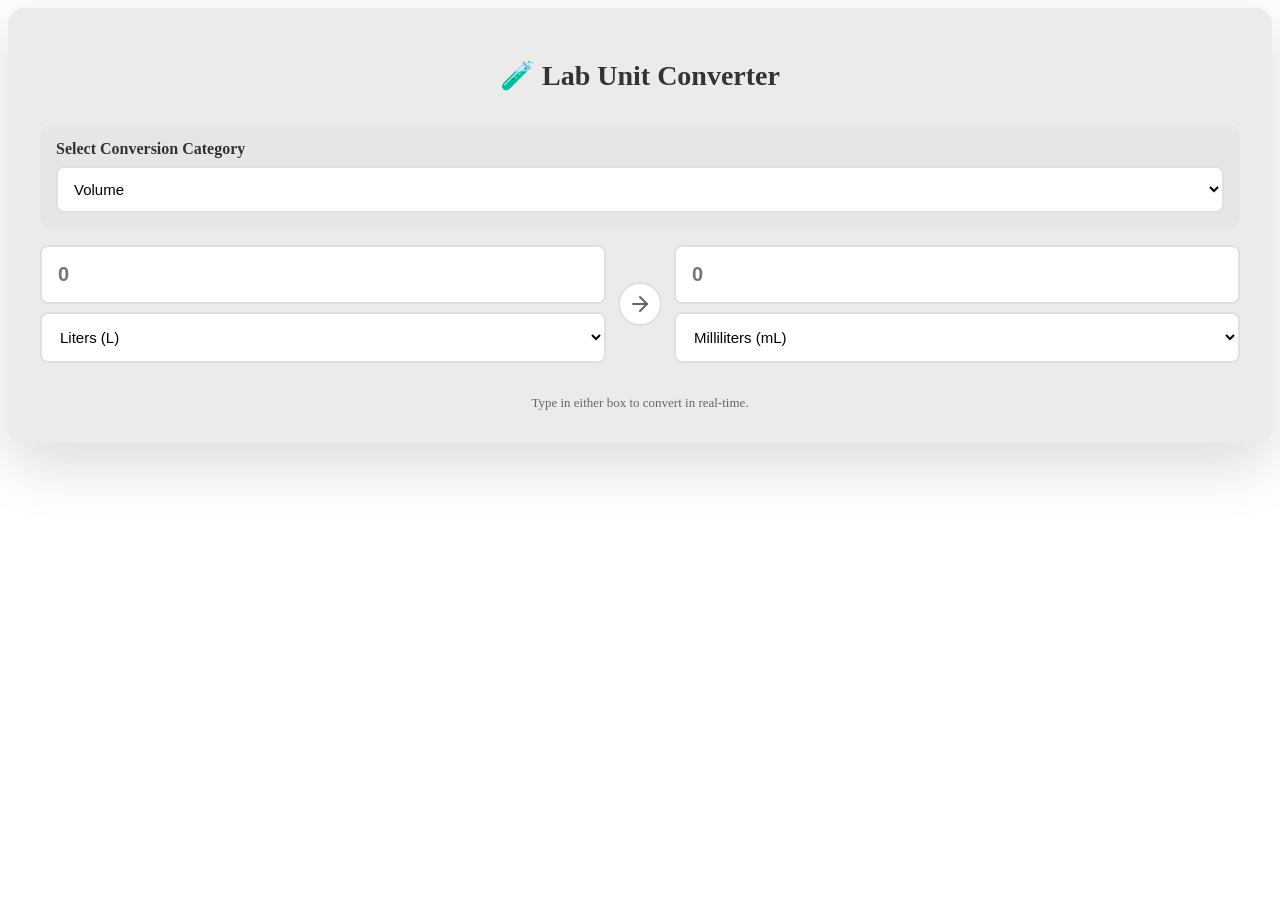
<file: features/unit-conversion.html>
<style>
        :root {
            --card-bg: #ffffff;
            --border-color: #e0e0e0;
            --muted: #666;
            --primary: #764ba2;
        }
        
        
        .container {
            background: rgb(235, 235, 235);
            border-radius: 16px;
            padding: 32px;
            box-shadow: 0 20px 60px rgba(0,0,0,0.15);
        }
        
        h1 {
            text-align: center;
            color: #333;
            margin-bottom: 32px;
            font-size: 28px;
        }
        
        .unit-converter-feature {
            display: flex;
            flex-direction: column;
            gap: 16px;
        }
        
        .converter-setup {
            background: rgba(0,0,0,0.02);
            padding: 16px;
            border-radius: 12px;
        }
        
        .converter-setup label {
            display: block;
            margin-bottom: 8px;
            font-weight: 600;
            color: #333;
        }
        
        .converter-setup select {
            width: 100%;
            padding: 12px;
            border: 2px solid var(--border-color);
            border-radius: 8px;
            font-size: 15px;
            background: white;
            cursor: pointer;
        }
        
        .converter-main {
            display: flex;
            align-items: center;
            justify-content: center;
            gap: 12px;
            flex-wrap: wrap;
        }
        
        .converter-col {
            flex: 1;
            min-width: 200px;
            display: flex;
            flex-direction: column;
            gap: 8px;
        }
        
        .converter-col input {
            font-size: 20px;
            font-weight: 700;
            padding: 16px;
            border: 2px solid var(--border-color);
            border-radius: 8px;
            width: 100%;
            box-sizing: border-box;
        }
        
        .converter-col input:focus {
            outline: none;
            border-color: var(--primary);
        }
        
        .converter-col select {
            padding: 14px;
            font-size: 15px;
            border: 2px solid var(--border-color);
            border-radius: 8px;
            background: white;
            cursor: pointer;
        }
        
        .swap-button {
            background: var(--card-bg);
            border: 2px solid var(--border-color);
            border-radius: 50%;
            width: 44px;
            height: 44px;
            cursor: pointer;
            display: flex;
            align-items: center;
            justify-content: center;
            transition: all 0.2s ease;
            flex-shrink: 0;
        }
        
        .swap-button:hover {
            transform: rotate(180deg);
            border-color: #764ba2;
            background: rgba(128,90,213,0.1);
        }
        
        .swap-button svg {
            width: 24px;
            height: 24px;
            stroke: var(--muted);
        }
        
        .notes-section {
            text-align: center;
            font-size: 13px;
            color: var(--muted);
            margin-top: 16px;
        }
        
        @media (max-width: 600px) {
            .converter-main {
                flex-direction: column;
            }
            
            .swap-button {
                transform: rotate(90deg);
            }
            
            .swap-button:hover {
                transform: rotate(270deg);
            }
        }
    </style>
</head>
<body>
    <div class="container">
        <h1>🧪 Lab Unit Converter</h1>
        
        <div class="unit-converter-feature">
            <!-- Category Selector -->
            <div class="converter-setup">
                <label for="categorySelector">Select Conversion Category</label>
                <select id="categorySelector"></select>
            </div>

            <!-- Main Converter UI -->
            <div class="converter-main">
                <!-- From Column -->
                <div class="converter-col">
                    <input type="number" id="inputValue1" placeholder="0" step="any">
                    <select id="unitSelect1"></select>
                </div>

                <!-- Swap Button -->
                <button class="swap-button" id="swapButton" title="Swap Units">
                    <svg xmlns="http://www.w3.org/2000/svg" viewBox="0 0 24 24" fill="none" stroke="currentColor" stroke-width="2" stroke-linecap="round" stroke-linejoin="round">
                        <line x1="5" y1="12" x2="19" y2="12"></line>
                        <polyline points="12 5 19 12 12 19"></polyline>
                    </svg>
                </button>
                
                <!-- To Column -->
                <div class="converter-col">
                    <input type="number" id="inputValue2" placeholder="0" step="any">
                    <select id="unitSelect2"></select>
                </div>
            </div>
            
            <div class="notes-section">
                Type in either box to convert in real-time.
            </div>
        </div>
    </div>

    <script>
    (() => {
        // --- Data Store for all conversion factors ---
        const CONVERSIONS = {
            // Basic conversions
            volume: {
                name: 'Volume',
                baseUnit: 'l',
                units: {
                    'l':  { name: 'Liters (L)', factor: 1 },
                    'ml': { name: 'Milliliters (mL)', factor: 1e-3 },
                    'µl': { name: 'Microliters (µL)', factor: 1e-6 },
                    'dl': { name: 'Deciliters (dL)', factor: 0.1 }
                }
            },
            
            concentration: {
                name: 'Concentration (Molarity)',
                baseUnit: 'm',
                units: {
                    'm':  { name: 'Molar (M)', factor: 1 },
                    'mm': { name: 'Millimolar (mM)', factor: 1e-3 },
                    'µm': { name: 'Micromolar (µM)', factor: 1e-6 },
                    'nm': { name: 'Nanomolar (nM)', factor: 1e-9 }
                }
            },

            mass: {
                name: 'Mass',
                baseUnit: 'g',
                units: {
                    'kg': { name: 'Kilograms (kg)', factor: 1e3 },
                    'g':  { name: 'Grams (g)', factor: 1 },
                    'mg': { name: 'Milligrams (mg)', factor: 1e-3 },
                    'µg': { name: 'Micrograms (µg)', factor: 1e-6 },
                    'ng': { name: 'Nanograms (ng)', factor: 1e-9 }
                }
            },
            
            // Lab test specific conversions
            glucose: {
                name: '🩸 Glucose (Blood Sugar)',
                units: {
                    'mgdl': { name: 'mg/dL' },
                    'mmoll': { name: 'mmol/L' }
                },
                convert: (value, from, to) => {
                    if (from === to) return value;
                    // Glucose: mg/dL ÷ 18.018 = mmol/L
                    if (from === 'mgdl' && to === 'mmoll') return value / 18.018;
                    if (from === 'mmoll' && to === 'mgdl') return value * 18.018;
                    return value;
                }
            },
            
            cholesterol: {
                name: '💊 Cholesterol (Total/LDL/HDL)',
                units: {
                    'mgdl': { name: 'mg/dL' },
                    'mmoll': { name: 'mmol/L' }
                },
                convert: (value, from, to) => {
                    if (from === to) return value;
                    // Cholesterol: mg/dL ÷ 38.67 = mmol/L
                    if (from === 'mgdl' && to === 'mmoll') return value / 38.67;
                    if (from === 'mmoll' && to === 'mgdl') return value * 38.67;
                    return value;
                }
            },
            
            triglycerides: {
                name: '🫀 Triglycerides',
                units: {
                    'mgdl': { name: 'mg/dL' },
                    'mmoll': { name: 'mmol/L' }
                },
                convert: (value, from, to) => {
                    if (from === to) return value;
                    // Triglycerides: mg/dL ÷ 88.57 = mmol/L
                    if (from === 'mgdl' && to === 'mmoll') return value / 88.57;
                    if (from === 'mmoll' && to === 'mgdl') return value * 88.57;
                    return value;
                }
            },
            
            creatinine: {
                name: '🫘 Creatinine (Kidney Function)',
                units: {
                    'mgdl': { name: 'mg/dL' },
                    'µmoll': { name: 'µmol/L' }
                },
                convert: (value, from, to) => {
                    if (from === to) return value;
                    // Creatinine: mg/dL × 88.42 = µmol/L
                    if (from === 'mgdl' && to === 'µmoll') return value * 88.42;
                    if (from === 'µmoll' && to === 'mgdl') return value / 88.42;
                    return value;
                }
            },
            
            bilirubin: {
                name: '🟡 Bilirubin (Liver Function)',
                units: {
                    'mgdl': { name: 'mg/dL' },
                    'µmoll': { name: 'µmol/L' }
                },
                convert: (value, from, to) => {
                    if (from === to) return value;
                    // Bilirubin: mg/dL × 17.1 = µmol/L
                    if (from === 'mgdl' && to === 'µmoll') return value * 17.1;
                    if (from === 'µmoll' && to === 'mgdl') return value / 17.1;
                    return value;
                }
            },
            
            calcium: {
                name: '🦴 Calcium',
                units: {
                    'mgdl': { name: 'mg/dL' },
                    'mmoll': { name: 'mmol/L' }
                },
                convert: (value, from, to) => {
                    if (from === to) return value;
                    // Calcium: mg/dL ÷ 4.008 = mmol/L
                    if (from === 'mgdl' && to === 'mmoll') return value / 4.008;
                    if (from === 'mmoll' && to === 'mgdl') return value * 4.008;
                    return value;
                }
            },
            
            hemoglobin: {
                name: '🩸 Hemoglobin',
                units: {
                    'gdl': { name: 'g/dL' },
                    'gl': { name: 'g/L' },
                    'mmoll': { name: 'mmol/L' }
                },
                convert: (value, from, to) => {
                    if (from === to) return value;
                    let gdl;
                    // Convert to g/dL first
                    switch (from) {
                        case 'gl': gdl = value / 10; break;
                        case 'mmoll': gdl = value * 1.611; break;
                        default: gdl = value;
                    }
                    // Convert from g/dL to target
                    switch (to) {
                        case 'gl': return gdl * 10;
                        case 'mmoll': return gdl / 1.611;
                        default: return gdl;
                    }
                }
            },
            
            urea: {
                name: '🫘 BUN/Urea (Kidney Function)',
                units: {
                    'mgdl': { name: 'mg/dL (BUN)' },
                    'mmoll': { name: 'mmol/L (Urea)' }
                },
                convert: (value, from, to) => {
                    if (from === to) return value;
                    // BUN (mg/dL) × 0.357 = Urea (mmol/L)
                    if (from === 'mgdl' && to === 'mmoll') return value * 0.357;
                    if (from === 'mmoll' && to === 'mgdl') return value / 0.357;
                    return value;
                }
            },
            
            iron: {
                name: '⚙️ Iron (Serum)',
                units: {
                    'µgdl': { name: 'µg/dL' },
                    'µmoll': { name: 'µmol/L' }
                },
                convert: (value, from, to) => {
                    if (from === to) return value;
                    // Iron: µg/dL × 0.1791 = µmol/L
                    if (from === 'µgdl' && to === 'µmoll') return value * 0.1791;
                    if (from === 'µmoll' && to === 'µgdl') return value / 0.1791;
                    return value;
                }
            },
            
            vitaminD: {
                name: '☀️ Vitamin D',
                units: {
                    'ngml': { name: 'ng/mL' },
                    'nmoll': { name: 'nmol/L' }
                },
                convert: (value, from, to) => {
                    if (from === to) return value;
                    // Vitamin D: ng/mL × 2.496 = nmol/L
                    if (from === 'ngml' && to === 'nmoll') return value * 2.496;
                    if (from === 'nmoll' && to === 'ngml') return value / 2.496;
                    return value;
                }
            },
            
            temperature: {
                name: '🌡️ Temperature',
                units: {
                    'c': { name: 'Celsius (°C)' },
                    'f': { name: 'Fahrenheit (°F)' },
                    'k': { name: 'Kelvin (K)' }
                },
                convert: (value, from, to) => {
                    if (from === to) return value;
                    let celsius;
                    // Step 1: Convert input to Celsius (a common base)
                    switch (from) {
                        case 'f': celsius = (value - 32) * 5 / 9; break;
                        case 'k': celsius = value - 273.15; break;
                        default: celsius = value; // Already in Celsius
                    }
                    // Step 2: Convert from Celsius to the target unit
                    switch (to) {
                        case 'f': return (celsius * 9 / 5) + 32;
                        case 'k': return celsius + 273.15;
                        default: return celsius; // Target is Celsius
                    }
                }
            }
        };

        // --- DOM Elements ---
        const categorySelector = document.getElementById('categorySelector');
        const input1 = document.getElementById('inputValue1');
        const unit1 = document.getElementById('unitSelect1');
        const input2 = document.getElementById('inputValue2');
        const unit2 = document.getElementById('unitSelect2');
        const swapButton = document.getElementById('swapButton');

        // --- Functions ---
        function populateCategorySelector() {
            for (const key in CONVERSIONS) {
                const option = document.createElement('option');
                option.value = key;
                option.textContent = CONVERSIONS[key].name;
                categorySelector.appendChild(option);
            }
        }

        function populateUnitSelectors(categoryKey) {
            const category = CONVERSIONS[categoryKey];
            if (!category) return;

            unit1.innerHTML = '';
            unit2.innerHTML = '';

            for (const unitKey in category.units) {
                const option1 = document.createElement('option');
                option1.value = unitKey;
                option1.textContent = category.units[unitKey].name;

                const option2 = option1.cloneNode(true);

                unit1.appendChild(option1);
                unit2.appendChild(option2);
            }
            // Set default selection
            unit1.selectedIndex = 0;
            unit2.selectedIndex = Math.min(1, unit2.options.length - 1);
        }

        function performConversion(sourceInput) {
            const categoryKey = categorySelector.value;
            const category = CONVERSIONS[categoryKey];

            const isSourceInput1 = sourceInput === input1;
            const sourceVal = parseFloat(sourceInput.value);
            const sourceUnit = isSourceInput1 ? unit1.value : unit2.value;
            const targetInput = isSourceInput1 ? input2 : input1;
            const targetUnit = isSourceInput1 ? unit2.value : unit1.value;
            
            if (isNaN(sourceVal)) {
                targetInput.value = '';
                return;
            }
            
            let result;

            if (category.convert) { // Use special conversion function if it exists
                result = category.convert(sourceVal, sourceUnit, targetUnit);
            } else { // Use standard base-unit factor calculation
                const sourceFactor = category.units[sourceUnit].factor;
                const targetFactor = category.units[targetUnit].factor;
                const valueInBase = sourceVal * sourceFactor;
                result = valueInBase / targetFactor;
            }

            // Display result with reasonable precision, avoiding scientific notation for typical values.
            if (result !== null && isFinite(result)) {
                targetInput.value = parseFloat(result.toPrecision(6));
            } else {
                targetInput.value = '';
            }
        }
        
        function handleSwap() {
            const tempIndex = unit1.selectedIndex;
            unit1.selectedIndex = unit2.selectedIndex;
            unit2.selectedIndex = tempIndex;
            performConversion(input1); // Recalculate after swapping
        }
        
        // --- Event Listeners and Initialization ---
        function initialize() {
            if(!categorySelector) return; // Guard clause

            populateCategorySelector();
            populateUnitSelectors(categorySelector.value);
            
            categorySelector.addEventListener('change', () => {
                populateUnitSelectors(categorySelector.value);
                input1.value = '';
                input2.value = '';
            });
            
            input1.addEventListener('input', () => performConversion(input1));
            unit1.addEventListener('change', () => performConversion(input1));
            
            input2.addEventListener('input', () => performConversion(input2));
            unit2.addEventListener('change', () => performConversion(input2));

            swapButton.addEventListener('click', handleSwap);
        }
        
        initialize();
    })();
    </script>
</file>
<file: css/report.css>
/* =====================================================================
   LabGenie Report Engine · editor styles (mobile first)
   Print/sheet styles live in js/report/render.js (shared with PDF/JPG).
   ===================================================================== */
body.rxon .fab, body.rxon #mcp { display: none !important; }
#rx { padding-bottom: 8px; }
#rx svg { width: 18px; height: 18px; }

/* patient chip */
.rx-hero { display: flex; align-items: center; gap: 10px; margin: 8px 16px 0; padding: 12px; border-radius: 22px; background: linear-gradient(120deg, color-mix(in srgb, var(--pr) 16%, var(--sf)), var(--sf)); border: 1px solid var(--ln); }
.rx-av { width: 44px; height: 44px; border-radius: 14px; background: var(--pr); color: #fff; display: grid; place-items: center; font: 700 16px var(--f1); flex: none; }
.rx-who { flex: 1; min-width: 0; }
.rx-who b { display: block; font: 600 16px/1.2 var(--f1); white-space: nowrap; overflow: hidden; text-overflow: ellipsis; }
.rx-who small { margin: 2px 0 0; white-space: nowrap; overflow: hidden; text-overflow: ellipsis; }
.rx-hb { display: flex; flex-direction: column; align-items: center; gap: 1px; padding: 6px 8px; border-radius: 12px; color: var(--pr); font-size: 11px; font-weight: 700; flex: none; }
.rx-hb:active { background: var(--pt); }
.rx-demo { display: flex; align-items: center; gap: 8px; flex-wrap: wrap; margin: 8px 16px 0; padding: 9px 12px; border-radius: 14px; background: color-mix(in srgb, var(--warn) 18%, var(--sf)); border: 1px solid color-mix(in srgb, var(--warn) 45%, transparent); font-size: 13px; }
.rx-demo span { flex: 1 1 200px; }
.rx-demo button { font-weight: 700; color: var(--pr); padding: 4px 6px; }
.rx-demo .rx-dx { color: var(--mut); }

/* page tabs */
.rx-tabs { display: flex; gap: 8px; overflow-x: auto; padding: 12px 16px 4px; scrollbar-width: none; position: sticky; top: calc(env(safe-area-inset-top) + 58px); z-index: 6; background: color-mix(in srgb, var(--bg) 92%, transparent); backdrop-filter: blur(10px); -webkit-backdrop-filter: blur(10px); }
.rx-tabs::-webkit-scrollbar { display: none; }
.rx-tab { flex: none; display: flex; align-items: center; gap: 7px; padding: 9px 12px 9px 14px; border-radius: 14px; background: var(--sf); border: 1.5px solid var(--ln); font-weight: 700; font-size: 13.5px; color: var(--mut); max-width: 190px; }
.rx-tab span { overflow: hidden; text-overflow: ellipsis; white-space: nowrap; }
.rx-tab i { font-style: normal; font-size: 11px; min-width: 20px; height: 20px; padding: 0 5px; border-radius: 99px; display: grid; place-items: center; background: var(--bg); }
.rx-tab.on { background: var(--pr); border-color: var(--pr); color: #fff; }
.rx-tab.on i { background: rgba(255, 255, 255, .25); }
.rx-tab.bad i { background: var(--bad); color: #fff; }
.rx-tab.add { border-style: dashed; color: var(--pr); background: transparent; }
.rx-pb { display: flex; gap: 6px; align-items: center; margin: 8px 16px 0; }
.rx-pb .in { flex: 1; background: var(--sf); border: 1.5px solid var(--ln); }
.rx-pb .in input { font: 600 16px var(--f1); padding: 11px 12px; }
.rx-pb .ib { width: 42px; height: 42px; flex: none; font-size: 20px; font-weight: 700; }
.rx-pb .ib:disabled { opacity: .35; }

/* collapsible sections */
.rx-sec { margin: 12px 16px 0; border-radius: 22px; background: var(--sf); border: 1px solid var(--ln); overflow: hidden; }
.rx-sec > summary { list-style: none; cursor: pointer; padding: 14px 16px; display: flex; flex-direction: column; gap: 1px; position: relative; padding-right: 42px; }
.rx-sec > summary::-webkit-details-marker { display: none; }
.rx-sec > summary::after { content: ""; position: absolute; right: 18px; top: 50%; width: 9px; height: 9px; border-right: 2px solid var(--mut); border-bottom: 2px solid var(--mut); transform: translateY(-70%) rotate(45deg); transition: transform .2s; }
.rx-sec[open] > summary::after { transform: translateY(-30%) rotate(-135deg); }
.rx-st { font: 600 16px var(--f1); display: flex; align-items: center; gap: 8px; }
.rx-sec > summary small { margin: 0; }
.rx-sb { padding: 0 14px 14px; }
.rx-bd { font-style: normal; font-size: 11.5px; font-weight: 700; min-width: 22px; height: 20px; padding: 0 6px; border-radius: 99px; display: inline-grid; place-items: center; background: var(--pt); color: var(--pr); }
.rx-bd.bad { background: var(--bad); color: #fff; }
.rx-g { display: grid; grid-template-columns: repeat(2, minmax(0, 1fr)); gap: 10px 10px; }
.rx-g .fd { margin: 0; }
.rx-g .in input { font-size: 15px; padding: 11px 12px; }
.rx-g select { font-size: 15px; padding: 11px 12px; }
.rx-ib { flex: none; margin-right: 6px; padding: 5px 9px; border-radius: 9px; background: var(--pt); color: var(--pr); font-weight: 700; font-size: 12px; }
.rx-row { display: flex; gap: 8px; flex-wrap: wrap; margin-top: 10px; }
.rx-row .btn { display: inline-flex; align-items: center; gap: 6px; }
.rx-hint { margin: 8px 2px 0; font-size: 12.5px; color: var(--mut); line-height: 1.45; }
.rx-sub { margin: 0 0 10px; color: var(--mut); font-size: 14px; line-height: 1.45; }
.rx-lb { margin: 14px 2px 6px; font-size: 13px; font-weight: 700; color: var(--mut); }
.rx-cb { font-size: 14px; font-weight: 500 !important; color: var(--ink) !important; margin: 2px 0 !important; align-items: flex-start !important; }
.rx-cb input { width: 18px; height: 18px; accent-color: var(--pr); flex: none; margin-top: 1px; }
.rx-seg { flex-wrap: wrap; }
.rx-seg button { min-width: 0; font-size: 13px; padding: 9px 8px; }
.rx-warn { margin-top: 10px; padding: 11px 12px; border-radius: 14px; font-size: 13.5px; line-height: 1.45; }
.rx-warn.bad { background: color-mix(in srgb, var(--bad) 12%, var(--sf)); border: 1px solid color-mix(in srgb, var(--bad) 45%, transparent); }
.rx-col { width: 100%; height: 44px; border: 0; border-radius: 12px; background: none; padding: 0; }
.rx-nx { padding: 11px 12px; border-radius: 14px; background: var(--bg); font: 600 14px var(--f1); color: var(--mut); overflow: hidden; text-overflow: ellipsis; white-space: nowrap; }

/* profile picker */
.rx-cats { display: flex; gap: 6px; overflow-x: auto; padding: 0 0 8px; scrollbar-width: none; }
.rx-cats::-webkit-scrollbar { display: none; }
.rx-cats .chip { padding: 7px 12px; font-size: 12.5px; }
.rx-q { display: flex; align-items: center; gap: 8px; padding: 0 12px; border-radius: 14px; background: var(--bg); border: 1.5px solid transparent; color: var(--mut); }
.rx-q:focus-within { border-color: var(--pr); }
.rx-q input { flex: 1; min-width: 0; border: 0; background: none; outline: 0; padding: 12px 0; font-size: 15px; color: var(--ink); }
.rx-pl { display: grid; grid-template-columns: repeat(2, minmax(0, 1fr)); gap: 8px; margin: 10px 0 12px; max-height: 320px; overflow-y: auto; padding: 2px; }
@media (min-width: 620px) { .rx-pl { grid-template-columns: repeat(3, minmax(0, 1fr)); } }
.rx-pc, .rx-tc { text-align: left; padding: 10px 11px; border-radius: 14px; background: var(--bg); border: 1.5px solid var(--ln); display: flex; flex-direction: column; gap: 2px; min-width: 0; }
.rx-pc b, .rx-tc b { font: 600 13.5px/1.25 var(--f1); }
.rx-pc small, .rx-tc small { margin: 0; font-size: 11.5px; }
.rx-pc i { font-style: normal; font-size: 11px; font-weight: 700; color: var(--ok); }
.rx-pc i.w { color: color-mix(in srgb, var(--warn) 65%, var(--ink)); }
.rx-pc.on { border-color: color-mix(in srgb, var(--ok) 55%, transparent); }
.rx-pc.x { opacity: .72; border-style: dashed; }
.rx-pc:active, .rx-tc:active { transform: scale(.98); }
.rx-tc { border-style: dashed; }
.rx-tc.cu { grid-column: 1 / -1; }

/* result rows */
.rx-rh, .rx-r { display: grid; grid-template-columns: 22px minmax(0, 1.55fr) minmax(0, 1.05fr) minmax(0, .7fr) minmax(0, 1.25fr) 30px; gap: 6px; align-items: center; }
.rx-rh { padding: 0 6px 4px; font-size: 11px; font-weight: 700; color: var(--mut); }
.rx-r { padding: 6px; margin-bottom: 5px; border-radius: 14px; background: var(--bg); }
.rx-r input:not(.rx-ck), .rx-ph input, .rx-sbh input { min-width: 0; width: 100%; padding: 9px 8px; border-radius: 10px; border: 1.5px solid transparent; background: var(--sf); font-size: 14px; outline: 0; }
.rx-r input:focus, .rx-ph input:focus, .rx-sbh input:focus { border-color: var(--pr); }
.rx-ck { width: 18px; height: 18px; accent-color: var(--pr); margin: 0; }
.rx-v { position: relative; display: flex; align-items: center; min-width: 0; }
.rx-v input { padding-right: 30px !important; font-weight: 700; font-size: 15px !important; }
.rx-f { position: absolute; right: 6px; font-size: 11.5px; font-weight: 800; color: var(--mut); pointer-events: none; }
.rx-f.h { color: color-mix(in srgb, var(--warn) 70%, var(--ink)); }
.rx-f.c { color: #fff; background: var(--bad); padding: 1px 5px; border-radius: 6px; }
.rx-re { position: absolute; right: 26px; width: 22px; height: 22px; border-radius: 6px; background: var(--pt); color: var(--pr); font-weight: 800; font-size: 13px; line-height: 1; }
.rx-r.au .rx-v input { background: color-mix(in srgb, var(--pr) 12%, var(--sf)); }
.rx-r.off > *:not(.rx-ck) { opacity: .4; }
.rx-r.bad, .rx-ph.bad { box-shadow: inset 3px 0 0 var(--bad); }
.rx-x { width: 30px; height: 30px; border-radius: 9px; display: grid; place-items: center; color: var(--mut); }
.rx-x:active { background: color-mix(in srgb, var(--bad) 15%, transparent); color: var(--bad); }
.rx-ph { display: flex; align-items: center; gap: 6px; margin: 12px 0 6px; padding: 6px; border-radius: 14px; background: color-mix(in srgb, var(--pr) 10%, var(--sf)); }
.rx-ph input { font: 700 14px var(--f1) !important; text-transform: uppercase; letter-spacing: .02em; background: transparent !important; flex: 1; }
.rx-spb { flex: none; max-width: 42%; overflow: hidden; text-overflow: ellipsis; white-space: nowrap; font-size: 11px; font-weight: 700; padding: 3px 8px; border-radius: 99px; background: var(--sf); color: var(--mut); }
.rx-sbh { display: flex; align-items: center; gap: 6px; margin: 8px 0 4px 26px; }
.rx-sbh input { font-style: italic; font-weight: 700; background: transparent !important; text-decoration: underline; }
.rx-empty { padding: 18px 12px; text-align: center; color: var(--mut); font-size: 14px; border: 1.5px dashed var(--ln); border-radius: 16px; }
.rx-add { display: flex; gap: 6px; flex-wrap: wrap; margin-top: 10px; }
.rx-add .btn { padding: 9px 11px; font-size: 12.5px; }
@media (max-width: 560px) {
  .rx-rh { display: none; }
  .rx-r { grid-template-columns: 20px minmax(0, 1.15fr) minmax(0, .65fr) minmax(0, 1fr) 28px; grid-template-areas: "ck n n n x" ". v u g g"; row-gap: 4px; padding: 5px 6px; }
  .rx-ph input { font-size: 13px !important; }
  .rx-ck { grid-area: ck; } .rx-n { grid-area: n; } .rx-v { grid-area: v; } .rx-u { grid-area: u; } .rx-rg { grid-area: g; } .rx-r > .rx-x { grid-area: x; }
  .rx-n { font-weight: 600; background: transparent !important; padding-left: 2px !important; }
  .rx-rg, .rx-u { font-size: 12.5px !important; color: var(--mut); }
  .rx-pl { max-height: 270px; }
}

/* quality checks */
.rx-qi { display: flex; gap: 10px; align-items: flex-start; padding: 9px 10px; border-radius: 12px; margin-bottom: 6px; background: var(--bg); font-size: 13.5px; }
.rx-qi p { flex: 1; margin: 0; line-height: 1.4; }
.rx-qi .btn { padding: 6px 10px; font-size: 12px; }
.rx-qi.err { background: color-mix(in srgb, var(--bad) 12%, var(--sf)); }
.rx-qi.crit { background: color-mix(in srgb, var(--bad) 20%, var(--sf)); font-weight: 600; }
.rx-qi.warn { background: color-mix(in srgb, var(--warn) 15%, var(--sf)); }
.rx-qi.ok { background: color-mix(in srgb, var(--ok) 14%, var(--sf)); }
#rx textarea { width: 100%; margin-top: 8px; font-size: 14px; line-height: 1.5; min-height: 110px; }

/* signatures, logo */
.rx-sgc { padding: 10px 0 12px; border-bottom: 1px solid var(--ln); }
.rx-sgc:last-of-type { border-bottom: 0; }
.rx-sgc .fd { margin-top: 8px; }
.rx-sgp { margin-top: 8px; font-size: 36px; line-height: 1.3; min-height: 54px; padding: 4px 10px; border-radius: 12px; background: #fff; color: #10163a; overflow: hidden; white-space: nowrap; text-overflow: ellipsis; }
.rx-sgi, .rx-logo { margin-top: 8px; min-height: 76px; border-radius: 12px; display: flex; align-items: center; justify-content: center; padding: 8px; background-color: #fff; background-image: linear-gradient(45deg, #eee 25%, transparent 25%, transparent 75%, #eee 75%), linear-gradient(45deg, #eee 25%, transparent 25%, transparent 75%, #eee 75%); background-size: 16px 16px; background-position: 0 0, 8px 8px; }
.rx-sgi img { max-width: 100%; max-height: 90px; }
.rx-sgi.big { min-height: 130px; }
.rx-sgi.big img { max-height: 150px; }
.rx-sgi span, .rx-logo span { color: #888; font-size: 13px; }
.rx-logo { justify-content: flex-start; gap: 10px; flex-wrap: wrap; }
.rx-logo img { max-height: 64px; max-width: 160px; }
.rx-logo.wide img { max-width: 100%; max-height: 80px; flex-basis: 100%; object-fit: contain; }
.rx-up { cursor: pointer; display: inline-flex; align-items: center; }

/* sticky action bar */
.rx-act { position: sticky; bottom: calc(86px + env(safe-area-inset-bottom)); z-index: 7; display: flex; gap: 8px; margin: 14px 16px 0; padding: 8px; border-radius: 22px; background: color-mix(in srgb, var(--sf) 92%, transparent); backdrop-filter: blur(14px); -webkit-backdrop-filter: blur(14px); border: 1px solid var(--ln); box-shadow: 0 10px 28px -12px rgba(0, 0, 0, .35); }
body.kb .rx-act { bottom: 8px; }
.rx-act button { flex: 1; display: flex; align-items: center; justify-content: center; gap: 6px; padding: 12px 6px; border-radius: 15px; font-weight: 700; font-size: 14px; color: var(--pr); background: var(--pt); }
.rx-act .pri { color: #fff; background: linear-gradient(100deg, var(--pr), color-mix(in srgb, var(--pr) 55%, #ff6ea6)); }

/* sheets: menus, export picker */
.rx-menu { display: flex; flex-direction: column; gap: 8px; }
.rx-menu button { text-align: left; padding: 13px 14px; border-radius: 14px; background: var(--bg); font-weight: 600; font-size: 14.5px; }
.rx-menu button small { display: block; font-weight: 400; }
.rx-menu .pri { background: var(--pt); color: var(--pr); }
.rx-menu .bad { color: var(--bad); }
.rx-pkl { display: flex; flex-direction: column; gap: 6px; }
.rx-pk { display: flex; gap: 10px; align-items: center; padding: 11px 12px; border-radius: 14px; background: var(--bg); border: 1.5px solid transparent; cursor: pointer; }
.rx-pk.on { border-color: var(--pr); background: var(--pt); }
.rx-pk input { width: 20px; height: 20px; accent-color: var(--pr); flex: none; }
.rx-pk span { min-width: 0; }
.rx-pk b { font: 600 15px var(--f1); }
.rx-pk small { margin: 1px 0 0; }
.rx-pk .bad, .rx-chk .bad { color: var(--bad); font-style: normal; font-weight: 700; }
.rx-pka { display: flex; gap: 6px; flex-wrap: wrap; margin-top: 8px; }
.rx-pka .btn { padding: 8px 10px; font-size: 12.5px; }
.rx-chk { display: flex; gap: 10px; flex-wrap: wrap; align-items: center; margin: 12px 0 4px; font-size: 13px; font-weight: 700; }
.rx-chk .crit { color: var(--bad); }
.rx-chk .warn { color: color-mix(in srgb, var(--warn) 65%, var(--ink)); }
.rx-chk .ok { color: color-mix(in srgb, var(--ok) 60%, var(--ink)); }
.rx-chk .lnk { color: var(--pr); text-decoration: underline; font-weight: 700; }
.rx-fmt { display: grid; grid-template-columns: repeat(4, minmax(0, 1fr)); gap: 8px; margin-top: 12px; }
.rx-fmt button { display: flex; flex-direction: column; align-items: center; gap: 4px; padding: 12px 4px; border-radius: 14px; background: var(--bg); font-weight: 700; font-size: 12.5px; color: var(--ink); }
.rx-fmt button b { font-size: 20px; line-height: 1; }
.rx-curc { background: color-mix(in srgb, var(--pr) 8%, transparent); border-radius: 10px; }

/* preview overlay */
.rx-rvt { flex-wrap: wrap; align-items: center; align-self: stretch; }
.rx-rvn { flex: 1; font-size: 12.5px; color: var(--mut); font-weight: 600; }
.rx-rvb { flex-direction: column; justify-content: flex-start; align-items: safe center; gap: 14px; }
.rx-rvb > * { flex: none; }
.rx-shw { flex: none; overflow: hidden; box-shadow: 0 10px 30px rgba(0, 0, 0, .45); background: #fff; }
</file>
<file: css/sop.css>
/* =====================================================================
   LabGenie SOP Guidebook · styles (mobile first, uses app theme tokens)
   ===================================================================== */
.sp { padding: 0 16px 24px; }
.sp svg { width: 20px; height: 20px; }
.sp-bk svg { width: 21px; height: 21px; }

/* hero + search */
.sp-hero { margin-top: 6px; padding: 18px 16px 16px; border-radius: 26px; color: #fff; background: radial-gradient(120% 140% at 100% 0, color-mix(in srgb, var(--pr) 55%, #ff7ad9) 0, var(--pr) 45%, color-mix(in srgb, var(--pr) 60%, #0b1f4d) 100%); box-shadow: 0 18px 36px -22px color-mix(in srgb, var(--pr) 80%, transparent); }
.sp-ht { display: flex; align-items: center; gap: 12px; }
.sp-hi { width: 46px; height: 46px; border-radius: 15px; background: rgba(255, 255, 255, .18); display: grid; place-items: center; flex: none; }
.sp-hi svg { width: 26px; height: 26px; stroke: #fff; }
.sp-hero h2 { margin: 0; font: 600 24px/1.1 var(--f1); letter-spacing: -.02em; }
.sp-hero p { margin: 3px 0 0; font-size: 13px; opacity: .85; }
.sp-q { display: flex; align-items: center; gap: 8px; margin-top: 14px; padding: 0 6px 0 14px; border-radius: 16px; background: var(--sf); color: var(--mut); box-shadow: 0 6px 16px -8px rgba(0, 0, 0, .35); }
.sp-q input { flex: 1; min-width: 0; border: 0; background: none; outline: 0; padding: 14px 0; font-size: 16px; color: var(--ink); }
.sp-q button { width: 34px; height: 34px; border-radius: 10px; display: grid; place-items: center; color: var(--mut); }

/* quick tools */
.sp-quick { display: grid; grid-template-columns: repeat(4, minmax(0, 1fr)); gap: 8px; margin: 14px 0 4px; }
.sp-quick a { display: flex; flex-direction: column; align-items: center; gap: 5px; padding: 11px 4px 10px; border-radius: 18px; background: var(--sf); border: 1px solid var(--ln); text-decoration: none; color: var(--ink); text-align: center; }
.sp-quick a:active { transform: scale(.96); }
.sp-quick i { font-style: normal; font-size: 22px; line-height: 1; }
.sp-quick span { font-size: 11px; font-weight: 700; line-height: 1.2; color: var(--mut); }

/* segmented + chips */
.sp-seg { display: flex; gap: 4px; padding: 4px; margin: 14px 0 8px; border-radius: 16px; background: var(--sf); border: 1px solid var(--ln); }
.sp-seg button { flex: 1; padding: 10px 6px; border-radius: 12px; font-weight: 700; font-size: 13.5px; color: var(--mut); }
.sp-seg button.on { background: var(--pr); color: #fff; box-shadow: 0 4px 10px -4px var(--pr); }
.sp-chips { display: flex; gap: 6px; overflow-x: auto; padding: 4px 0 8px; scrollbar-width: none; }
.sp-chips::-webkit-scrollbar { display: none; }
.sp-chip { flex: none; padding: 8px 12px; border-radius: 99px; background: var(--sf); border: 1px solid var(--ln); font-weight: 600; font-size: 13px; color: var(--mut); white-space: nowrap; }
.sp-chip i { font-style: normal; font-size: 11px; opacity: .7; margin-left: 2px; }
.sp-chip.on { background: var(--ink); color: var(--bg); border-color: var(--ink); }

/* lists */
.sp-h3 { margin: 16px 2px 8px; font: 600 15px var(--f1); display: flex; align-items: center; gap: 8px; }
.sp-cnt { margin: 14px 2px 8px; font-size: 13px; color: var(--mut); font-weight: 600; }
.sp-card { display: flex; align-items: center; gap: 12px; padding: 12px 12px 12px 14px; margin-bottom: 8px; border-radius: 18px; background: var(--sf); border: 1px solid var(--ln); color: inherit; text-decoration: none; position: relative; overflow: hidden; }
.sp-card:active { transform: scale(.985); }
.sp-card > span { flex: 1; min-width: 0; }
.sp-card b { display: block; font: 600 15px/1.25 var(--f1); }
.sp-card small { margin-top: 2px; }
.sp-card em { display: block; font-style: normal; font-size: 12.5px; color: var(--mut); margin-top: 4px; line-height: 1.4; }
.sp-card mark { background: color-mix(in srgb, var(--warn) 40%, transparent); color: inherit; border-radius: 3px; padding: 0 2px; }
.sp-card > svg { color: var(--mut); width: 18px; height: 18px; flex: none; }
.sp-tb { flex: none; width: 10px; height: 36px; border-radius: 4px 4px 6px 6px; background: linear-gradient(var(--c) 0 34%, color-mix(in srgb, var(--c) 18%, var(--bg)) 34%); border: 1px solid color-mix(in srgb, var(--c) 50%, var(--ln)); }
.sp-gi { flex: none; font-style: normal; width: 38px; height: 38px; display: grid; place-items: center; border-radius: 12px; background: var(--pt); font-size: 20px; }
.sp-fv { font-style: normal; color: #f5a524; font-size: 14px; }
.sp-dot { display: inline-block; width: 10px; height: 10px; border-radius: 50%; flex: none; margin-right: 6px; vertical-align: -1px; border: 1px solid rgba(0, 0, 0, .15); }
.sp-empty { padding: 26px 18px; text-align: center; color: var(--mut); border: 1.5px dashed var(--ln); border-radius: 18px; font-size: 14px; }
.sp-disc { margin: 18px 4px 0; font-size: 12px; color: var(--mut); line-height: 1.5; text-align: center; }

/* detail header */
.sp-dh { margin-top: 6px; padding: 16px; border-radius: 24px; background: linear-gradient(135deg, color-mix(in srgb, var(--c, var(--pr)) 22%, var(--sf)), var(--sf) 70%); border: 1px solid color-mix(in srgb, var(--c, var(--pr)) 30%, var(--ln)); }
.sp-dh.sp-dg { --c: var(--pr); }
.sp-dh h2 { margin: 8px 0 12px; font: 600 22px/1.2 var(--f1); letter-spacing: -.015em; }
.sp-dh h2 i { font-style: normal; }
.sp-tags { display: flex; gap: 6px; flex-wrap: wrap; }
.sp-tags span { font-size: 11.5px; font-weight: 700; padding: 4px 10px; border-radius: 99px; background: var(--sf); border: 1px solid var(--ln); color: var(--mut); }
.sp-act { display: flex; gap: 8px; }
.sp-act button { display: inline-flex; align-items: center; gap: 6px; padding: 9px 13px; border-radius: 12px; background: var(--sf); border: 1px solid var(--ln); font-weight: 700; font-size: 13px; color: var(--pr); }
.sp-act svg { width: 17px; height: 17px; }
.sp-act button.on { color: #c27b00; background: color-mix(in srgb, #f5a524 18%, var(--sf)); }
.sp-act button.on svg { fill: currentColor; }
.sp-facts { display: grid; grid-template-columns: repeat(2, minmax(0, 1fr)); gap: 8px; margin-top: 10px; }
.sp-facts > div { padding: 11px 12px; border-radius: 16px; background: var(--sf); border: 1px solid var(--ln); min-width: 0; }
.sp-facts > div.w { grid-column: 1 / -1; }
.sp-facts em { display: block; font-style: normal; font-size: 11.5px; font-weight: 700; color: var(--mut); text-transform: uppercase; letter-spacing: .03em; }
.sp-facts b { display: block; margin-top: 3px; font-size: 13.5px; font-weight: 600; line-height: 1.4; }
.sp-crit { margin-top: 10px; padding: 12px 14px; border-radius: 16px; background: color-mix(in srgb, var(--bad) 13%, var(--sf)); border: 1px solid color-mix(in srgb, var(--bad) 45%, transparent); font-size: 13.5px; line-height: 1.45; }
.sp-crit b { display: block; margin-bottom: 2px; }

/* sections */
.sp-sec { margin-top: 10px; border-radius: 20px; background: var(--sf); border: 1px solid var(--ln); overflow: hidden; }
.sp-sec > summary { list-style: none; cursor: pointer; display: flex; align-items: center; gap: 10px; padding: 14px 44px 14px 14px; font: 600 15px var(--f1); position: relative; }
.sp-sec > summary::-webkit-details-marker { display: none; }
.sp-sec > summary i { font-style: normal; width: 30px; height: 30px; border-radius: 10px; display: grid; place-items: center; background: var(--pt); font-size: 15px; flex: none; color: var(--pr); }
.sp-sec > summary::after { content: ""; position: absolute; right: 18px; top: 50%; width: 8px; height: 8px; border-right: 2px solid var(--mut); border-bottom: 2px solid var(--mut); transform: translateY(-70%) rotate(45deg); transition: transform .2s; }
.sp-sec[open] > summary::after { transform: translateY(-30%) rotate(-135deg); }
.sp-sb { padding: 0 14px 14px; font-size: 14px; line-height: 1.55; }
.sp-ul, .sp-ol { margin: 0; padding-left: 20px; }
.sp-ul li, .sp-ol li { margin: 5px 0; }
.sp-ul li::marker { color: var(--pr); }
.sp-ol li::marker { color: var(--pr); font-weight: 700; }
.sp-hl { display: grid; gap: 10px; }
@media (min-width: 620px) { .sp-hl { grid-template-columns: 1fr 1fr; } .sp-quick { grid-template-columns: repeat(8, minmax(0, 1fr)); } }
.sp-hl > div { padding: 10px 12px; border-radius: 14px; }
.sp-hl .sp-up { background: color-mix(in srgb, var(--bad) 9%, var(--bg)); }
.sp-hl .sp-dn { background: color-mix(in srgb, var(--info) 11%, var(--bg)); }
.sp-hl h4 { margin: 0 0 4px; display: flex; align-items: center; gap: 6px; font: 700 13.5px var(--f1); }
.sp-hl .sp-up h4 { color: var(--bad); } .sp-hl .sp-dn h4 { color: color-mix(in srgb, var(--info) 70%, var(--ink)); }
.sp-hl svg { width: 16px; height: 16px; }
.sp-tw { overflow-x: auto; margin-top: 4px; border-radius: 12px; border: 1px solid var(--ln); }
.sp-tbl { width: 100%; border-collapse: collapse; font-size: 13px; }
.sp-tbl th { text-align: left; padding: 8px 10px; background: var(--bg); font-size: 12px; color: var(--mut); white-space: nowrap; }
.sp-tbl td { padding: 8px 10px; border-top: 1px solid var(--ln); vertical-align: top; }
.sp-tbl td b { font-weight: 600; }
.sp-note { margin: 8px 2px 0; font-size: 12px; color: var(--mut); line-height: 1.45; }
.sp-tip { margin: 0; padding: 10px 12px; border-radius: 12px; background: var(--pt); color: var(--pr); font-weight: 600; font-size: 13.5px; }
.sp-sb .sp-seg { margin: 0 0 8px; }
.sp-rel { display: flex; flex-wrap: wrap; gap: 6px; }
.sp-rel a { padding: 8px 12px; border-radius: 99px; background: var(--sf); border: 1px solid var(--ln); color: var(--pr); font-weight: 600; font-size: 13px; text-decoration: none; }
.sp-pn { display: flex; justify-content: space-between; gap: 10px; margin-top: 16px; }
.sp-pn a { flex: 0 1 48%; padding: 12px; border-radius: 14px; background: var(--sf); border: 1px solid var(--ln); color: var(--ink); font-weight: 600; font-size: 13px; text-decoration: none; overflow: hidden; text-overflow: ellipsis; white-space: nowrap; }
.sp-pn a:last-child { text-align: right; }

/* interactive tools */
.sp-tool { margin-top: 10px; padding: 16px; border-radius: 22px; background: linear-gradient(150deg, color-mix(in srgb, var(--pr) 10%, var(--sf)), var(--sf)); border: 1.5px solid color-mix(in srgb, var(--pr) 30%, var(--ln)); }
.sp-tool h3 { margin: 0 0 4px; font: 600 17px var(--f1); }
.sp-sub { margin: 0 0 12px; font-size: 13px; color: var(--mut); line-height: 1.45; }
.sp-in2 { display: grid; grid-template-columns: 1fr 1fr; gap: 10px; margin-bottom: 10px; }
.sp-in1 { display: block; margin-bottom: 10px; }
.sp-tool label { font-size: 12.5px; font-weight: 700; color: var(--mut); display: flex; flex-direction: column; gap: 5px; }
.sp-tool input, .sp-tool textarea, .sp-tool select { width: 100%; padding: 11px 12px; border-radius: 12px; border: 1.5px solid transparent; background: var(--bg); font-size: 15px; color: var(--ink); outline: 0; font-weight: 500; }
.sp-tool textarea { min-height: 70px; resize: vertical; font-family: inherit; }
.sp-tool input:focus, .sp-tool textarea:focus, .sp-tool select:focus { border-color: var(--pr); }
.sp-btn { padding: 11px 14px; border-radius: 12px; background: var(--pt); color: var(--pr); font-weight: 700; font-size: 13.5px; margin-top: 10px; }
.sp-in2 .sp-btn { margin: 0; height: 44px; }
.sp-res { padding: 12px 14px; border-radius: 14px; background: var(--sf); border: 1px solid var(--ln); font-size: 15px; margin-bottom: 10px; }
.sp-res b { font: 700 20px var(--f1); color: var(--pr); }
.sp-res.sm { margin: 0; padding: 10px 12px; font-size: 13px; }
.sp-res.sm b { font-size: 16px; }
.sp-verdict { padding: 13px 14px; border-radius: 16px; font: 700 16px var(--f1); }
.sp-verdict small { display: block; margin-top: 3px; font: 500 12.5px var(--f2); color: var(--mut); }
.sp-verdict.vg { background: color-mix(in srgb, var(--ok) 18%, var(--sf)); color: color-mix(in srgb, var(--ok) 60%, var(--ink)); }
.sp-verdict.vw { background: color-mix(in srgb, var(--warn) 22%, var(--sf)); color: color-mix(in srgb, var(--warn) 55%, var(--ink)); }
.sp-verdict.vr { background: color-mix(in srgb, var(--bad) 18%, var(--sf)); color: var(--bad); }
.sp-rule { margin-top: 6px; padding: 9px 12px; border-radius: 12px; font-size: 13px; line-height: 1.4; background: var(--sf); border-left: 4px solid var(--warn); }
.sp-rule.r { border-left-color: var(--bad); }
.sp-rule b { margin-right: 8px; font-family: var(--f1); }
.sp .sp-lj { display: block; width: 100%; height: auto; max-height: 260px; margin-top: 10px; background: var(--sf); border-radius: 14px; border: 1px solid var(--ln); }
.sp-lj text { font-size: 9px; fill: var(--mut); stroke: none; font-family: var(--f2); }
.sp-lj line { stroke-width: 1; }
.sp-lj .lj0 { stroke: var(--ok); stroke-width: 1.4; } .sp-lj .lj1 { stroke: var(--ln); stroke-dasharray: 3 3; } .sp-lj .lj2 { stroke: var(--warn); stroke-dasharray: 4 3; } .sp-lj .lj3 { stroke: var(--bad); }
.sp-lj polyline { fill: none; stroke: var(--pr); stroke-width: 1.6; }
.sp-lj circle { fill: var(--pr); stroke: var(--sf); stroke-width: 1.5; }
.sp-lj circle.w { fill: var(--warn); } .sp-lj circle.r { fill: var(--bad); r: 5; }
.sp-kpi { display: grid; grid-template-columns: repeat(4, minmax(0, 1fr)); gap: 6px; margin-bottom: 10px; }
.sp-kpi div { padding: 9px 8px; border-radius: 12px; background: var(--sf); border: 1px solid var(--ln); text-align: center; min-width: 0; }
.sp-kpi em { display: block; font-style: normal; font-size: 11px; color: var(--mut); font-weight: 700; }
.sp-kpi b { font: 700 16px var(--f1); overflow-wrap: anywhere; }
.sp-draw { list-style: none; margin: 8px 0 0; padding: 0; display: grid; gap: 6px; }
.sp-draw li { display: flex; align-items: center; gap: 12px; padding: 8px 10px; border-radius: 14px; background: var(--sf); border: 1px solid var(--ln); }
.sp-draw b { font-size: 14px; } .sp-draw small { margin: 1px 0 0; }
.sp-cap { flex: none; width: 16px; height: 40px; border-radius: 5px 5px 8px 8px; background: linear-gradient(var(--c) 0 30%, color-mix(in srgb, var(--c) 15%, #fff) 30% 100%); border: 1px solid color-mix(in srgb, var(--c) 60%, #999); }
@media (max-width: 380px) { .sp-quick { grid-template-columns: repeat(4, minmax(0, 1fr)); gap: 6px; } .sp-quick span { font-size: 10.5px; } .sp-facts { grid-template-columns: 1fr; } .sp-kpi { grid-template-columns: repeat(2, minmax(0, 1fr)); } }

/* test methods + department shortcuts */
.sp-p { margin: 0 0 8px; }
.sp-mt { display: grid; gap: 8px; }
.sp-mt > div { padding: 10px 12px; border-radius: 14px; background: var(--bg); border: 1px solid var(--ln); }
.sp-mt b { font: 600 14px var(--f1); }
.sp-mt span { display: inline-block; margin-left: 6px; padding: 1px 8px; border-radius: 99px; background: var(--pt); color: var(--pr); font-size: 11px; font-weight: 700; vertical-align: 1px; }
.sp-mt p { margin: 4px 0 0; font-size: 13px; color: var(--mut); line-height: 1.45; }
.sp-dep { display: grid; grid-template-columns: repeat(2, minmax(0, 1fr)); gap: 8px; margin: 10px 0 4px; }
.sp-dep button { display: flex; flex-direction: column; align-items: flex-start; gap: 2px; padding: 12px; border-radius: 18px; background: var(--sf); border: 1px solid var(--ln); text-align: left; color: var(--ink); }
.sp-dep i { font-style: normal; font-size: 22px; }
.sp-dep b { font: 600 14px var(--f1); }
.sp-dep small { font-size: 11.5px; color: var(--mut); }
</file>
<file: css/sop2.css>
/* LabGenie SOP Guidebook · v21 additions: skeleton, author card, reference
   picker, handling sections, illustrations, pattern finder, quiz. */

/* skeleton loading */
.sk { border-radius: 18px; background: linear-gradient(90deg, var(--sf) 25%, color-mix(in srgb, var(--ln) 70%, var(--sf)) 50%, var(--sf) 75%); background-size: 200% 100%; animation: skm 1.2s linear infinite; border: 1px solid var(--ln); }
@keyframes skm { from { background-position: 200% 0; } to { background-position: -200% 0; } }
.sk-hero { height: 150px; margin-top: 6px; border-radius: 26px; }
.sk-row { display: grid; grid-template-columns: repeat(4, 1fr); gap: 8px; margin: 14px 0; }
.sk-tile { height: 74px; }
.sk-bar { height: 46px; margin-bottom: 12px; }
.sk-card { height: 64px; margin-bottom: 8px; }

/* author card */
.sp-auth { display: flex; align-items: center; gap: 12px; margin: 16px 0 4px; padding: 12px 14px; border-radius: 18px; background: linear-gradient(135deg, color-mix(in srgb, var(--pr) 12%, var(--sf)), var(--sf)); border: 1px solid var(--ln); text-align: left; }
.sp-auth-i { flex: none; width: 42px; height: 42px; border-radius: 14px; display: grid; place-items: center; background: var(--pr); color: #fff; font: 700 15px var(--f1); letter-spacing: .02em; }
.sp-auth div { display: flex; flex-direction: column; min-width: 0; line-height: 1.3; }
.sp-auth small { font-size: 11px; color: var(--mut); text-transform: uppercase; letter-spacing: .06em; font-weight: 700; margin: 0; }
.sp-auth b { font: 600 15px var(--f1); }
.sp-auth span { font-size: 12.5px; color: var(--mut); }
.sp-auth a { font-size: 12.5px; color: var(--pr); text-decoration: none; overflow-wrap: anywhere; }

/* special handling, stability, HIL */
.sp-spc { margin-top: 10px; padding: 12px 14px; border-radius: 16px; background: color-mix(in srgb, var(--info) 12%, var(--sf)); border: 1px solid color-mix(in srgb, var(--info) 40%, transparent); font-size: 13.5px; line-height: 1.45; }
.sp-spc b { display: block; margin-bottom: 2px; }
.sp-h4 { margin: 12px 0 4px; font: 700 13.5px var(--f1); }
.sp-st { display: grid; gap: 6px; }
.sp-st > div { display: flex; justify-content: space-between; gap: 10px; padding: 9px 12px; border-radius: 12px; background: var(--bg); border-left: 4px solid var(--c, #94a3b8); font-size: 13px; }
.sp-st em { font-style: normal; color: var(--mut); font-weight: 600; }
.sp-st b { font-weight: 700; text-align: right; }
.sp-st .rt { --c: #f59e0b; } .sp-st .cd { --c: #0ea5e9; } .sp-st .fz { --c: #6366f1; } .sp-st .wm { --c: #ef4444; }
.sp-hil { display: grid; gap: 6px; }
.sp-hil > div { display: flex; gap: 10px; align-items: flex-start; padding: 9px 12px; border-radius: 12px; background: var(--bg); font-size: 13px; line-height: 1.4; }
.sp-hil i { flex: none; width: 26px; height: 26px; border-radius: 8px; display: grid; place-items: center; font: 700 13px var(--f1); font-style: normal; color: #fff; }
.sp-hil .h i { background: #dc2626; } .sp-hil .i i { background: #d4a017; } .sp-hil .l i { background: #cbb994; color: #5a4a2a; } .sp-hil .t i { background: #64748b; }
.sp-hil b { display: block; font-size: 12.5px; }

/* age / sex / pregnancy picker */
.sp-pk { margin-bottom: 10px; padding: 10px; border-radius: 14px; background: var(--bg); border: 1px dashed var(--ln); }
.sp-pkr { display: flex; flex-wrap: wrap; gap: 8px; align-items: center; }
.sp-pks { display: flex; gap: 4px; padding: 3px; border-radius: 12px; background: var(--sf); border: 1px solid var(--ln); }
.sp-pks button { padding: 7px 10px; border-radius: 9px; font-size: 12.5px; font-weight: 700; color: var(--mut); }
.sp-pks button.on { background: var(--pr); color: #fff; }
.sp-pkp { margin-top: 8px; width: max-content; max-width: 100%; overflow-x: auto; }
.sp-pka { display: flex; align-items: center; gap: 6px; font-size: 12.5px; font-weight: 700; color: var(--mut); }
.sp-pka input { width: 64px; padding: 7px 8px; border-radius: 10px; border: 1.5px solid var(--ln); background: var(--sf); color: var(--ink); font-size: 14px; }
.sp-pka select { padding: 7px 6px; border-radius: 10px; border: 1.5px solid var(--ln); background: var(--sf); color: var(--ink); font-size: 13px; }
.sp-pkn { margin: 8px 2px 0; font-size: 12px; color: var(--mut); }
.sp-pkn button { color: var(--pr); font-weight: 700; font-size: 12px; }
.sp-tbl tr.sp-prg td:first-child { box-shadow: inset 3px 0 0 #ec4899; }
.sp-ad { font-style: normal; font-size: 10px; font-weight: 700; padding: 1px 6px; border-radius: 99px; background: var(--pt); color: var(--pr); }

/* illustrations (visuals.js) */
.sp .sv svg { width: 100%; height: auto; display: block; stroke: none; fill: none; stroke-width: 1; }
.sv-g { display: grid; grid-template-columns: repeat(2, minmax(0, 1fr)); gap: 8px; }
.sv-g3 { display: grid; grid-template-columns: repeat(3, minmax(0, 1fr)); gap: 8px; }
@media (min-width: 620px) { .sv-g { grid-template-columns: repeat(3, minmax(0, 1fr)); } .sv-g3 { grid-template-columns: repeat(4, minmax(0, 1fr)); } }
.sv-c { margin: 0; padding: 8px; border-radius: 16px; background: var(--bg); border: 1px solid var(--ln); min-width: 0; }
.sv-c figcaption { margin-top: 6px; font-size: 12px; line-height: 1.4; }
.sv-c figcaption b { display: block; font: 600 13px/1.25 var(--f1); }
.sv-c figcaption i { display: block; font-style: italic; color: var(--mut); font-size: 11.5px; }
.sv-c figcaption p { margin: 3px 0 0; color: var(--mut); }
.sv-cc { text-align: center; }
.sp .sv .sv-cl { max-width: 96px; margin: 0 auto; border-radius: 12px; }
.sv-dx { padding: 12px; margin-bottom: 8px; border-radius: 16px; background: var(--bg); border: 1px solid var(--ln); }
.sv-dx h4 { margin: 0 0 8px; font: 600 14.5px var(--f1); }
.sv-row { display: flex; gap: 6px; margin-bottom: 8px; overflow-x: auto; }
.sv-th { flex: none; width: 56px; }
.sp .sv .sv-th svg { width: 56px; height: 56px; }
.sv-ch { display: flex; flex-wrap: wrap; gap: 4px; align-items: center; margin: 4px 0; }
.sv-ch em { font-style: normal; font-weight: 800; font-size: 12px; width: 16px; text-align: center; color: var(--mut); }
.sv-ch em.u { color: var(--bad); } .sv-ch em.d { color: var(--info); }
.sv-ch span { font-size: 12px; padding: 3px 8px; border-radius: 99px; background: var(--sf); border: 1px solid var(--ln); }
.sv-ch span.u { background: color-mix(in srgb, var(--bad) 10%, var(--sf)); border-color: color-mix(in srgb, var(--bad) 30%, var(--ln)); }
.sv-ch span.d { background: color-mix(in srgb, var(--info) 10%, var(--sf)); border-color: color-mix(in srgb, var(--info) 30%, var(--ln)); }
.sv-dx p { margin: 6px 0 0; font-size: 13px; line-height: 1.45; }
.sv-tip { color: var(--pr); font-weight: 600; }
.sv-sw { display: grid; grid-template-columns: repeat(2, minmax(0, 1fr)); gap: 6px; }
.sv-sw > div { display: flex; gap: 8px; align-items: center; padding: 7px 9px; border-radius: 12px; background: var(--bg); min-width: 0; }
.sv-sw i { flex: none; width: 26px; height: 26px; border-radius: 8px; border: 1px solid rgba(0, 0, 0, .12); }
.sv-sw span { display: flex; flex-direction: column; min-width: 0; font-size: 12px; line-height: 1.25; }
.sv-sw b { font-weight: 600; font-size: 12.5px; }
.sv-sw small { margin: 0; color: var(--mut); font-size: 11.5px; }
.sv-fl { list-style: none; margin: 0; padding: 0; }
.sv-fl li { display: flex; gap: 12px; position: relative; padding: 0 0 12px; }
.sv-fl li:not(:last-child)::before { content: ""; position: absolute; left: 14px; top: 30px; bottom: 0; width: 2px; background: var(--ln); }
.sv-fl i { flex: none; width: 30px; height: 30px; border-radius: 50% 50% 50% 8px; background: var(--c); border: 2px solid var(--sf); box-shadow: 0 0 0 1px var(--ln); transform: rotate(-45deg); }
.sv-fl div { padding-top: 3px; font-size: 13px; line-height: 1.4; }
.sv-fl b { font-weight: 700; }
.sv-fl span { margin-left: 6px; font-size: 11.5px; font-weight: 700; color: var(--pr); background: var(--pt); padding: 1px 7px; border-radius: 99px; }
.sv-fl small { display: block; color: var(--mut); margin-top: 2px; }
.sv-bio { padding: 12px; margin-bottom: 8px; border-radius: 16px; background: var(--bg); border: 1px solid var(--ln); }
.sv-tubes { display: flex; gap: 10px; overflow-x: auto; padding: 4px 0; }
.sv-tubes figure { margin: 0; text-align: center; flex: none; width: 64px; }
.sp .sv .sv-tb { width: 34px; height: 96px; margin: 0 auto; }
.sv-g.sv-bags { grid-template-columns: 1fr; }
@media (min-width: 560px) { .sv-g.sv-bags { grid-template-columns: repeat(2, minmax(0, 1fr)); } }
.sv-bc { display: flex; gap: 10px; align-items: flex-start; }
.sp .sv .sv-bg { flex: none; width: 48px; height: 66px; }
.sv-bc > div { display: flex; flex-direction: column; gap: 3px; min-width: 0; font-size: 12px; }
.sv-bc b { font: 600 13px/1.25 var(--f1); }
.sv-bc p { margin: 2px 0 0; color: var(--mut); }
.sv-tp { align-self: flex-start; padding: 2px 8px; border-radius: 99px; font-weight: 700; font-size: 11.5px; color: #fff; }
.sv-tp.c { background: #0284c7; } .sv-tp.r { background: #d97706; } .sv-tp.f { background: #4f46e5; }
.sv-lf { font-size: 11.5px; color: var(--ink); }
.sv-tw { overflow-x: auto; border-radius: 12px; border: 1px solid var(--ln); }
.sp .sv .sv-ag { width: 26px; height: 26px; margin: 0 auto; }
.sv-agt td, .sv-agt th { text-align: center; padding: 7px 3px; font-size: 11.5px; }
.sv-agt td:first-child, .sv-agt th:first-child { text-align: left; padding-left: 8px; white-space: nowrap; }
.sv-dia { margin: 0 0 8px; padding: 10px; border-radius: 16px; background: var(--bg); border: 1px solid var(--ln); color: var(--ink); }
.sv-dia figcaption { margin-top: 6px; font-size: 12.5px; color: var(--mut); line-height: 1.4; }

/* pattern finder */
.pf-h { margin: 14px 2px 6px; font: 700 12px var(--f1); text-transform: uppercase; letter-spacing: .06em; color: var(--mut); }
.pf-ch { display: flex; flex-wrap: wrap; gap: 6px; }
.pf-ch button { padding: 7px 11px; border-radius: 99px; background: var(--bg); border: 1.5px solid var(--ln); font-size: 13px; font-weight: 600; color: var(--ink); }
.pf-ch button i { font-style: normal; font-size: 11px; opacity: .6; }
.pf-ch button.on { background: var(--pr); border-color: var(--pr); color: #fff; }
.pf-bar { position: sticky; bottom: 84px; display: flex; justify-content: space-between; align-items: center; margin: 12px 0; padding: 10px 14px; border-radius: 14px; background: var(--ink); color: var(--bg); font-weight: 700; font-size: 13px; z-index: 2; }
.pf-bar button { color: var(--bg); font-weight: 700; text-decoration: underline; }
.pf-r { padding: 12px; margin-bottom: 8px; border-radius: 16px; background: var(--bg); border: 1px solid var(--ln); }
.pf-rt { display: flex; justify-content: space-between; gap: 10px; align-items: center; }
.pf-rt b { font: 600 15px var(--f1); }
.pf-sc { flex: none; padding: 3px 9px; border-radius: 99px; font-weight: 800; font-size: 12px; color: #fff; background: color-mix(in srgb, var(--ok) calc(var(--p) * 1%), var(--warn)); }
.pf-r p { margin: 5px 0; font-size: 13px; line-height: 1.45; }
.pf-m { display: flex; flex-wrap: wrap; gap: 4px; }
.pf-m i { font-style: normal; font-size: 11.5px; padding: 2px 7px; border-radius: 99px; border: 1px dashed var(--ln); color: var(--mut); }
.pf-m i.y { border-style: solid; border-color: var(--ok); color: var(--ink); background: color-mix(in srgb, var(--ok) 14%, transparent); }
.pf-x { color: var(--bad); }
.pf-nx b { color: var(--pr); }

/* quiz */
.qz-hero { padding: 14px; border-radius: 16px; background: linear-gradient(135deg, var(--pr), color-mix(in srgb, var(--pr) 50%, #0e7490)); color: #fff; }
.qz-hero b { font: 600 18px var(--f1); }
.qz-hero p { margin: 4px 0 0; font-size: 13px; opacity: .9; }
.qz-go { width: 100%; margin: 14px 0; padding: 14px; border-radius: 14px; background: var(--pr); color: #fff; font: 700 15px var(--f1); box-shadow: 0 8px 18px -10px var(--pr); }
.qz-go:active, .qz-o button:active { transform: scale(.98); }
.qz-top { display: flex; align-items: center; gap: 10px; font-weight: 700; font-size: 13px; color: var(--mut); }
.qz-x { width: 32px; height: 32px; border-radius: 10px; background: var(--bg); color: var(--mut); }
.qz-pg { flex: 1; height: 8px; border-radius: 99px; background: var(--bg); overflow: hidden; }
.qz-pg i { display: block; height: 100%; background: var(--pr); border-radius: 99px; transition: width .3s; }
.qz-hd { display: flex; justify-content: space-between; align-items: center; margin: 14px 0 8px; }
.qz-cat { font-size: 12px; font-weight: 700; padding: 4px 10px; border-radius: 99px; background: var(--pt); color: var(--pr); }
.qz-tm { position: relative; width: 52px; height: 52px; }
.qz-tm b { position: absolute; inset: 0; display: grid; place-items: center; font: 700 16px var(--f1); }
.sp .qz-rg { width: 52px; height: 52px; transform: rotate(-90deg); }
.qz-rg circle { fill: none; stroke-width: 5; }
.qz-rg .bg { stroke: var(--ln); }
.qz-rg .fg { stroke: var(--pr); stroke-dasharray: 125.7; stroke-linecap: round; transition: stroke-dashoffset .2s linear; }
.qz-rg .fg.lo { stroke: var(--bad); }
.qz-q { font: 600 17px/1.4 var(--f1); margin: 6px 0 14px; }
.qz-o { display: grid; gap: 8px; }
.qz-o button { display: flex; gap: 10px; align-items: center; text-align: left; padding: 12px; border-radius: 14px; background: var(--bg); border: 1.5px solid var(--ln); color: var(--ink); font-size: 14.5px; line-height: 1.35; transition: transform .1s; }
.qz-o button i { flex: none; width: 28px; height: 28px; border-radius: 9px; display: grid; place-items: center; background: var(--sf); font: 700 13px var(--f1); font-style: normal; color: var(--mut); border: 1px solid var(--ln); }
.qz-o button.ok { border-color: var(--ok); background: color-mix(in srgb, var(--ok) 14%, var(--sf)); }
.qz-o button.ok i { background: var(--ok); color: #fff; border-color: var(--ok); }
.qz-o button.no { border-color: var(--bad); background: color-mix(in srgb, var(--bad) 12%, var(--sf)); }
.qz-o button.no i { background: var(--bad); color: #fff; border-color: var(--bad); }
.qz-o button.dim { opacity: .55; }
.qz-fb { margin-top: 12px; padding: 12px 14px; border-radius: 14px; font-size: 13.5px; line-height: 1.45; animation: vin .25s ease-out; }
.qz-fb.ok { background: color-mix(in srgb, var(--ok) 14%, var(--sf)); }
.qz-fb.no { background: color-mix(in srgb, var(--bad) 11%, var(--sf)); }
.qz-fb p { margin: 4px 0 0; }
.qz-res { text-align: center; padding: 8px 0; }
.qz-big { position: relative; width: 170px; height: 170px; margin: 0 auto; }
.sp .qz-rg.big { width: 170px; height: 170px; }
.qz-rg.big circle { stroke-width: 4; }
.qz-big > div { position: absolute; inset: 0; display: grid; place-content: center; }
.qz-big b { font: 800 40px var(--f1); }
.qz-big span { font-size: 14px; color: var(--mut); font-weight: 700; }
.qz-res h4 { margin: 10px 0 2px; font: 700 20px var(--f1); }
.qz-res p { margin: 0; font-size: 13px; color: var(--mut); }
.qz-btns { display: grid; grid-template-columns: 1fr 1fr; gap: 8px; }
.qz-btns .qz-go { grid-column: 1 / -1; margin: 10px 0 0; }
.qz-btns .sp-btn { margin: 0; }
.qz-rv { padding: 10px 12px; margin-bottom: 6px; border-radius: 12px; background: var(--bg); font-size: 13px; line-height: 1.4; }
.qz-rv p { margin: 0 0 4px; font-weight: 600; }
.qz-rv b { color: var(--ok); display: block; }
.qz-rv small { color: var(--mut); }
.qz-hi { display: flex; justify-content: space-between; padding: 8px 12px; border-bottom: 1px solid var(--ln); font-size: 13px; }
@media (prefers-reduced-motion: reduce) { .sk { animation: none; } .qz-rg .fg { transition: none; } }

/* ---------------- Microbiology workspace (micro.js) ---------------- */
.sp-dep button:last-child:nth-child(odd) { grid-column: 1 / -1; }
.sp svg.mb-d { fill: none; stroke: none; stroke-width: 1; width: 100%; height: auto; display: block; }
.sp svg.mb-th { width: 66px; height: 44px; border-radius: 10px; flex: none; }
.sp svg.mb-big { width: 150px; height: 100px; border-radius: 14px; flex: none; }
.sp svg.mb-mid { width: 84px; height: 84px; }
.sp svg.mb-mini { width: 76px; height: 76px; flex: none; }
.sp svg.mb-tiny { width: 34px; height: 34px; }
.mb-empty { display: flex; flex-direction: column; gap: 6px; padding: 18px 14px; border-radius: 16px; border: 1.5px dashed var(--ln); text-align: center; color: var(--mut); }
.mb-empty b { color: var(--ink); font-weight: 600; font-size: 14px; }
.mb-s input { margin: 6px 0 8px; }
.mb-list { display: flex; flex-direction: column; gap: 8px; margin-top: 10px; }
.mb-row, .mb-sr { display: flex; gap: 12px; align-items: center; width: 100%; padding: 10px; border-radius: 16px; background: var(--sf); border: 1px solid var(--ln); text-align: left; color: var(--ink); }
.mb-sr { margin-bottom: 8px; align-items: flex-start; }
.mb-rt { display: flex; flex-direction: column; gap: 3px; min-width: 0; flex: 1; }
.mb-rt b { font: 600 14.5px var(--f1); }
.mb-rt small { color: var(--mut); font-size: 12px; line-height: 1.35; }
.mb-tg { display: flex; flex-wrap: wrap; gap: 4px; }
.mb-t { font-style: normal; font-size: 11px; font-weight: 600; padding: 2px 7px; border-radius: 99px; background: var(--pt); color: var(--pr); }
.mb-tn { background: color-mix(in srgb, #f59e0b 18%, transparent); color: #b45309; }
.mb-ok, .mb-nv { font-size: 11.5px; font-weight: 700; padding: 3px 9px; border-radius: 99px; }
.mb-ok { background: color-mix(in srgb, #16a34a 16%, transparent); color: #15803d; }
.mb-nv { background: color-mix(in srgb, #f59e0b 18%, transparent); color: #b45309; }
.mb-ch { display: flex; justify-content: space-between; align-items: center; gap: 8px; margin-bottom: 6px; }
.mb-bk { color: var(--pr); font-weight: 700; font-size: 13.5px; padding: 6px 0; }
.mb-nm { font: 700 21px var(--f1) !important; margin: 4px 0 2px !important; }
.mb-cls { margin: 0 0 8px; color: var(--mut); font-size: 13px; font-style: italic; }
.mb-hero, .mb-prev { display: flex; gap: 14px; align-items: center; margin: 8px 0 12px; }
.mb-hs, .mb-prev > div { display: flex; flex-direction: column; gap: 6px; align-items: flex-start; font-size: 13.5px; }
.mb-hs small, .mb-prev small { color: var(--mut); font-size: 11.5px; }
.mb-gc { --c: #888; display: inline-flex; align-items: center; gap: 6px; padding: 4px 10px; border-radius: 99px; font-size: 12px; font-weight: 700; color: var(--c); background: color-mix(in srgb, var(--c) 14%, transparent); }
.mb-gc::before { content: ''; width: 10px; height: 10px; border-radius: 50%; background: var(--c); }
.mb-tr th { width: 42%; text-align: left; color: var(--mut); font-weight: 600; }
.mb-pg { display: grid; grid-template-columns: repeat(auto-fill, minmax(130px, 1fr)); gap: 10px; }
.mb-pg figure { margin: 0; padding: 10px; border-radius: 16px; background: var(--sf); border: 1px solid var(--ln); display: flex; flex-direction: column; gap: 6px; }
.mb-pg svg { max-width: 110px; margin: 0 auto; }
.mb-pg figcaption { display: flex; flex-direction: column; gap: 2px; font-size: 12px; }
.mb-pg figcaption b { font-size: 13px; }
.mb-pg figcaption span { color: var(--mut); line-height: 1.35; }
.mb-p { margin: 0 0 6px; font-size: 14px; line-height: 1.55; white-space: pre-line; }
.mb-src { font-size: 12px; color: var(--mut); margin: 10px 0 0; }
.mb-acts { display: flex; flex-wrap: wrap; gap: 8px; margin-top: 12px; align-items: center; }
.mb-acts .qz-go, .mb-acts .sp-btn { margin: 0; width: auto; flex: 1 1 auto; }
.mb-w .sp-btn { flex: 1 1 45%; }
.mb-form label { margin-bottom: 10px; }
.mb-g2 { display: grid; grid-template-columns: 1fr 1fr; gap: 0 10px; }
.mb-g3 { display: grid; grid-template-columns: 1fr 1fr 1fr; gap: 6px; margin: 6px 0; }
.mb-g3 label { margin: 0; font-size: 11px; }
.mb-g3 select { padding: 8px 6px; font-size: 13px; }
.sp-tool input[type=color] { padding: 2px; height: 38px; min-width: 0; cursor: pointer; }
.mb-mg { display: flex; gap: 10px; padding: 10px; border-radius: 16px; background: var(--sf); border: 1px solid var(--ln); margin-bottom: 8px; }
.mb-mgf { flex: 1; min-width: 0; }
.mb-mgf textarea { min-height: 54px; }
.mb-rm { color: var(--bad, #dc2626); font-size: 12px; font-weight: 700; padding: 6px 0 0; }
.mb-ck { flex-direction: row !important; align-items: center; gap: 8px !important; font-weight: 600 !important; color: var(--ink) !important; margin: 4px 0 6px; }
.sp-tool .mb-ck input { width: 20px; height: 20px; flex: none; accent-color: var(--pr); }
.mb-mg2 { display: grid; grid-template-columns: repeat(auto-fill, minmax(140px, 1fr)); gap: 10px; margin-top: 10px; }
.mb-mc { display: flex; flex-direction: column; align-items: center; gap: 4px; padding: 12px 10px; border-radius: 16px; background: var(--sf); border: 1px solid var(--ln); color: var(--ink); text-align: center; }
.mb-mc b { font: 600 14px var(--f1); }
.mb-mc small { color: var(--pr); font-size: 11.5px; font-weight: 600; }
.mb-mc span { color: var(--mut); font-size: 11.5px; line-height: 1.35; display: -webkit-box; -webkit-line-clamp: 2; -webkit-box-orient: vertical; overflow: hidden; }
.mb-mc em { font-style: normal; font-size: 10.5px; color: var(--mut); }
.mb-md { display: inline-flex; align-items: center; gap: 4px; font-size: 11.5px; font-weight: 600; padding: 2px 8px 2px 3px; border-radius: 99px; background: var(--bg); border: 1px solid var(--ln); }
.mb-md i, .mb-dt { display: inline-block; width: 12px; height: 12px; border-radius: 50%; border: 1px solid rgba(0,0,0,.15); flex: none; }
.pf-ch .mb-dt { margin-right: 5px; vertical-align: -1px; }
.mb-plr { display: flex; flex: none; padding-left: 12px; }
.mb-plr > span { margin-left: -12px; position: relative; }
.mb-addm { display: flex; gap: 8px; margin: 8px 0 10px; }
.mb-addm .sp-btn { margin: 0; flex: none; }
.mb-hint { font-size: 12px; color: var(--mut); margin: 6px 0 4px; }
.mb-un { margin: -4px 0 2px 10px; font-size: 11.5px; color: var(--mut); }
.mb-qd { display: flex; justify-content: center; margin: 6px 0; }
.mb-dz { color: var(--bad, #dc2626) !important; background: color-mix(in srgb, #dc2626 10%, transparent) !important; width: 100%; }
@media (max-width: 380px) { .mb-g2 { grid-template-columns: 1fr; } .sp svg.mb-big { width: 120px; height: 80px; } }
[data-e="dark"] .mb-gc { color: color-mix(in srgb, var(--c) 50%, #fff); }
</file>
<file: css/app.css>
/* LabGenie · app-wide UX (command search, page transitions, sheets) */
#cmdk { position: fixed; inset: 0; z-index: 60; display: none; align-items: flex-start; justify-content: center; padding: calc(env(safe-area-inset-top) + 8vh) 12px 12px; background: rgba(10, 8, 30, .42); backdrop-filter: blur(6px); -webkit-backdrop-filter: blur(6px); }
#cmdk.on { display: flex; animation: ckf .16s ease-out; }
@keyframes ckf { from { opacity: 0; } }
.ck-b { width: min(620px, 100%); max-height: min(72dvh, 640px); display: flex; flex-direction: column; border-radius: 22px; background: var(--sf); border: 1px solid var(--ln); box-shadow: 0 30px 80px -20px rgba(0, 0, 0, .5); overflow: hidden; animation: ckb .2s cubic-bezier(.2, .9, .3, 1.2); }
@keyframes ckb { from { transform: translateY(-10px) scale(.98); opacity: 0; } }
.ck-q { display: flex; align-items: center; gap: 10px; padding: 0 14px; border-bottom: 1px solid var(--ln); color: var(--mut); }
.ck-q svg { width: 20px; height: 20px; flex: none; fill: none; stroke: currentColor; stroke-width: 2; }
.ck-q input { flex: 1; min-width: 0; border: 0; background: none; outline: 0; padding: 16px 0; font-size: 16px; color: var(--ink); }
.ck-q kbd { font: 600 11px system-ui, sans-serif; padding: 3px 7px; border-radius: 7px; border: 1px solid var(--ln); color: var(--mut); }
.ck-l { overflow-y: auto; padding: 6px; overscroll-behavior: contain; }
.ck-g { padding: 10px 10px 4px; font-size: 11px; font-weight: 800; text-transform: uppercase; letter-spacing: .07em; color: var(--mut); }
.ck-i { display: flex; flex-direction: column; align-items: flex-start; width: 100%; text-align: left; padding: 10px 12px; border-radius: 12px; color: var(--ink); }
.ck-i b { font-weight: 600; font-size: 14.5px; }
.ck-i small { margin: 1px 0 0; font-size: 12px; color: var(--mut); }
.ck-i.on, .ck-i:hover { background: var(--pt); }
.ck-i.on b { color: var(--pr); }
.ck-e { padding: 28px 16px; text-align: center; color: var(--mut); font-size: 14px; }
.ck-f { display: flex; justify-content: space-between; padding: 8px 14px; border-top: 1px solid var(--ln); font-size: 11.5px; color: var(--mut); }
@media (max-width: 600px) { .ck-f span:first-child { display: none; } }

/* page transitions */
#v.vt-in { animation: vtin .26s cubic-bezier(.2, .8, .3, 1); }
#v.vt-back { animation: vtback .26s cubic-bezier(.2, .8, .3, 1); }
@keyframes vtin { from { opacity: 0; transform: translateX(14px); } }
@keyframes vtback { from { opacity: 0; transform: translateX(-14px); } }

/* sheets: smoother entrance + grab affordance (swipe handled in ux.js) */
#ov.on .bs { animation: bsin .26s cubic-bezier(.2, .9, .3, 1.05); will-change: transform; }
@keyframes bsin { from { transform: translateY(40px); opacity: .4; } }
.grab { cursor: grab; touch-action: none; }

@media (prefers-reduced-motion: reduce) { #v.vt-in, #v.vt-back, #ov.on .bs, #cmdk.on, .ck-b { animation: none; } }
</file>
<file: css/wide.css>
/* =====================================================================
   LabGenie · wide.css — tablet (≥600px) and desktop (≥900px) layout.
   Everything here is inside min-width media queries, so the phone
   layout (<600px) is untouched.
   ===================================================================== */

/* ---------------------------- tablet and up ---------------------------- */
@media (min-width: 600px) {
  #app { max-width: 860px; }
  .bar { padding-left: 24px; padding-right: 24px; }
  .hero { padding: 20px 24px 8px; }
  .hero h2 { font-size: 42px; max-width: 13em; margin-bottom: 18px; }
  .sb { padding: 17px 18px; border-radius: 22px; box-shadow: 0 1px 0 var(--ln), 0 10px 30px -22px rgba(26, 23, 64, .35); }
  .grid { padding: 0 24px; gap: 14px; }
  .sh { padding: 30px 24px 12px; }
  .sh h3 { font-size: 20px; }
  .chips { padding-left: 24px; padding-right: 24px; }
  .lastc, .cats, .lst, .srch, .fc, .set, .fm, .ro, .wn, .hi { margin-left: 24px; margin-right: 24px; }
  #v > .ac { margin-left: 24px; margin-right: 24px; }
  .nt { margin-left: 28px; margin-right: 28px; }
  .sp { padding-left: 24px; padding-right: 24px; }

  .card { min-height: 152px; padding: 18px; border-radius: 26px; }
  .card .tag { top: 20px; right: 20px; }
  .card.lastc { min-height: 0; padding: 16px 18px; }
  .card b { font-size: 17px; }
  .fc { padding: 20px; gap: 16px; border-radius: 26px; }
  .set { padding: 20px; border-radius: 26px; }
  .ro { padding: 26px 24px 22px; border-radius: 30px; }

  /* smooth, tactile hover on pointer devices */
  .card, .row, .chip, .ib, .sb, .cats .cr > button, .calc, .btn, .sp-dep button, .sp-quick a { transition: transform .18s ease, box-shadow .18s ease, border-color .18s ease, background-color .18s ease, color .18s ease; }
  @media (hover: hover) {
    .card:hover { transform: translateY(-3px); border-color: color-mix(in srgb, var(--c, var(--pr)) 38%, var(--ln)); box-shadow: 0 18px 36px -20px color-mix(in srgb, var(--c, var(--pr)) 55%, transparent); }
    .card.add:hover { border-color: var(--pr); color: var(--pr); }
    .row:hover { border-color: color-mix(in srgb, var(--c, var(--pr)) 40%, var(--ln)); box-shadow: 0 10px 24px -18px rgba(26, 23, 64, .45); }
    .chip:hover { border-color: color-mix(in srgb, var(--pr) 50%, var(--ln)); color: var(--ink); }
    .chip.on:hover { color: var(--bg); }
    .ib:hover { border-color: color-mix(in srgb, var(--pr) 45%, var(--ln)); color: var(--pr); }
    .sb:hover { border-color: color-mix(in srgb, var(--pr) 50%, var(--ln)); color: var(--ink); }
    .cats .cr > button:hover { background: color-mix(in srgb, var(--c, var(--pr)) 6%, transparent); }
    .calc:hover { filter: brightness(1.07); box-shadow: 0 16px 30px -12px var(--pr); }
    .btn:hover { filter: brightness(.97); }
    .sp-dep button:hover, .sp-quick a:hover { transform: translateY(-2px); border-color: color-mix(in srgb, var(--pr) 40%, var(--ln)); }
  }

  /* bottom sheets become centred dialogs */
  #ov { place-items: center; padding: 24px; }
  .bs { width: min(560px, 100%); border-radius: 28px; padding: 24px; max-height: 84dvh; box-shadow: 0 40px 90px -30px rgba(10, 8, 30, .6); }
  .bs .grab { display: none; }
  @keyframes bsin { from { transform: translateY(14px) scale(.98); opacity: 0; } }
}

/* ---------------- calculators: form beside a sticky result ---------------- */
@media (min-width: 820px) {
  #v > div:has(> #of) { display: grid; grid-template-columns: minmax(0, 1fr) minmax(0, 1fr); align-items: start; }
  #v > div:has(> #of) > #of { margin-right: 8px; }
  #v > div:has(> #of) > #rw { position: sticky; top: 76px; }
  #v > div:has(> #of) > #rw .ro { margin-left: 8px; margin-top: 6px; }
  #v > div:has(> #ro) { display: grid; grid-template-columns: minmax(0, 1fr) minmax(0, 1fr); align-items: start; }
  #v > div:has(> #ro) > * { grid-column: 1; margin-right: 8px; }
  #v > div:has(> #ro) > #ro { grid-column: 2; grid-row: 1 / span 6; position: sticky; top: 76px; margin-left: 8px; margin-right: 24px; }
  .big { font-size: 60px; }
}

/* --------------------------------- desktop --------------------------------- */
@media (min-width: 900px) {
  body { background: radial-gradient(1200px 600px at 100% -10%, color-mix(in srgb, var(--pr) 7%, transparent), transparent 60%), var(--bg); background-attachment: fixed; }
  #shell { max-width: none; grid-template-columns: 276px minmax(0, 1fr); }
  #app { max-width: 1140px; width: 100%; margin: 0 auto; padding: 0 20px 56px; }

  /* navigation moves to the sidebar */
  .tb { display: none; }
  .fab { bottom: 28px; right: 28px; width: 52px; height: 52px; }
  #mcp { bottom: 92px; right: 28px; }
  .toast { bottom: 32px; }

  /* header: brand lives in the sidebar */
  .bar { padding-top: 18px; padding-bottom: 14px; }
  .bar > .logo { display: none; }
  .bar > .bt { visibility: hidden; }
  .bar h1 { font-size: 22px; }

  .hero h2 { font-size: 50px; letter-spacing: -.03em; }
  .grid { grid-template-columns: repeat(3, minmax(0, 1fr)); gap: 16px; }
  .cats { display: grid; grid-template-columns: 1fr 1fr; }
  .cats .cr:nth-child(2) { border-top: 0; }
  .cats .cr:nth-child(odd) { border-right: 1px solid var(--ln); }
  #list .lst { display: grid; grid-template-columns: repeat(2, minmax(0, 1fr)); gap: 10px; }

  /* Settings / More: two balanced columns */
  #v:has(> .set + .set + .set) { columns: 2; column-gap: 0; }
  #v:has(> .set + .set + .set) > * { break-inside: avoid; }
  #v:has(> .set + .set + .set) > .hero { column-span: all; }
  #v:has(> .set + .set + .set) > .set:nth-child(n) { margin-left: 24px; margin-right: 12px; }

  /* guidebook keeps a readable width */
  .sp { max-width: 1000px; margin: 0 auto; }

  /* ---------------- sidebar ---------------- */
  #side { display: flex; flex-direction: column; overflow: hidden; padding: 18px 0 0; background: color-mix(in srgb, var(--sf) 60%, var(--bg)); }
  #side:empty { display: none; }
  .sd-top { padding: 0 14px; flex: none; }
  .sd-brand { display: flex; align-items: center; gap: 12px; padding: 4px 8px 20px; color: var(--ink); text-decoration: none; }
  .sd-brand .logo { width: 40px; height: 40px; border-radius: 13px; box-shadow: 0 10px 22px -10px var(--pr); }
  .sd-brand b { display: block; font: 700 20px/1.1 var(--f1); letter-spacing: -.015em; }
  .sd-brand small { margin: 2px 0 0; font-size: 11px; font-weight: 600; }
  .sd-nav { display: flex; flex-direction: column; gap: 2px; padding-bottom: 14px; margin-bottom: 14px; border-bottom: 1px solid var(--ln); }
  .sd-nav a { display: flex; align-items: center; gap: 12px; padding: 10px 12px; border-radius: 14px; color: var(--mut); font-weight: 600; font-size: 14.5px; text-decoration: none; transition: background-color .15s, color .15s; }
  .sd-nav a svg { width: 20px; height: 20px; }
  .sd-nav a:hover { background: color-mix(in srgb, var(--pr) 8%, transparent); color: var(--ink); }
  .sd-nav a.on { background: var(--pt); color: var(--pr); }
  .sd-lbl { display: flex; justify-content: space-between; padding: 0 12px 8px; font-size: 11px; font-weight: 700; letter-spacing: .08em; text-transform: uppercase; color: var(--mut); }
  #side .srch { flex: none; margin: 0 14px 8px; border-radius: 14px; border-width: 1px; }
  #side .srch svg { width: 18px; height: 18px; color: var(--mut); }
  #side .srch input { padding: 10px 0; font-size: 14px; }
  #side #sl { flex: 1; min-height: 0; overflow-y: auto; margin: 0; padding: 2px 8px 24px; gap: 1px; scrollbar-width: thin; scrollbar-color: var(--ln) transparent; }
  #side .row { padding: 7px 8px; gap: 10px; border: 0; border-radius: 12px; background: none; }
  #side .row .ti { width: 32px; height: 32px; border-radius: 10px; }
  #side .row .ti svg { width: 17px; height: 17px; }
  #side .row b { font: 600 13.5px/1.25 var(--f2); letter-spacing: 0; }
  #side .row:hover { background: color-mix(in srgb, var(--c) 9%, transparent); box-shadow: none; }
  #side .row.cur { background: color-mix(in srgb, var(--c) 14%, transparent); box-shadow: inset 3px 0 0 var(--c); }
}

@media (min-width: 1240px) {
  .grid { grid-template-columns: repeat(4, minmax(0, 1fr)); }
  #list .lst { grid-template-columns: repeat(3, minmax(0, 1fr)); }
  .hero h2 { font-size: 56px; }
}

/* guidebook tiles on wide screens */
@media (min-width: 900px) {
  .sp-quick { grid-template-columns: repeat(6, minmax(0, 1fr)); }
}
@media (min-width: 1100px) {
  .sp-dep { grid-template-columns: repeat(5, minmax(0, 1fr)); }
  .sp-dep button:last-child:nth-child(odd) { grid-column: auto; }
}
@media (min-width: 900px) {
  .rx-act { bottom: 20px; }
  .rx-act { box-shadow: 0 18px 40px -18px rgba(10, 8, 30, .55); }
}
@media (min-width: 900px) {
  /* chip rows wrap instead of scrolling sideways (no horizontal scroll with a mouse) */
  .chips { flex-wrap: wrap; overflow: visible; }
  .chw .chips { padding-right: 24px; }
  .chn { display: none !important; }
}
</file>
